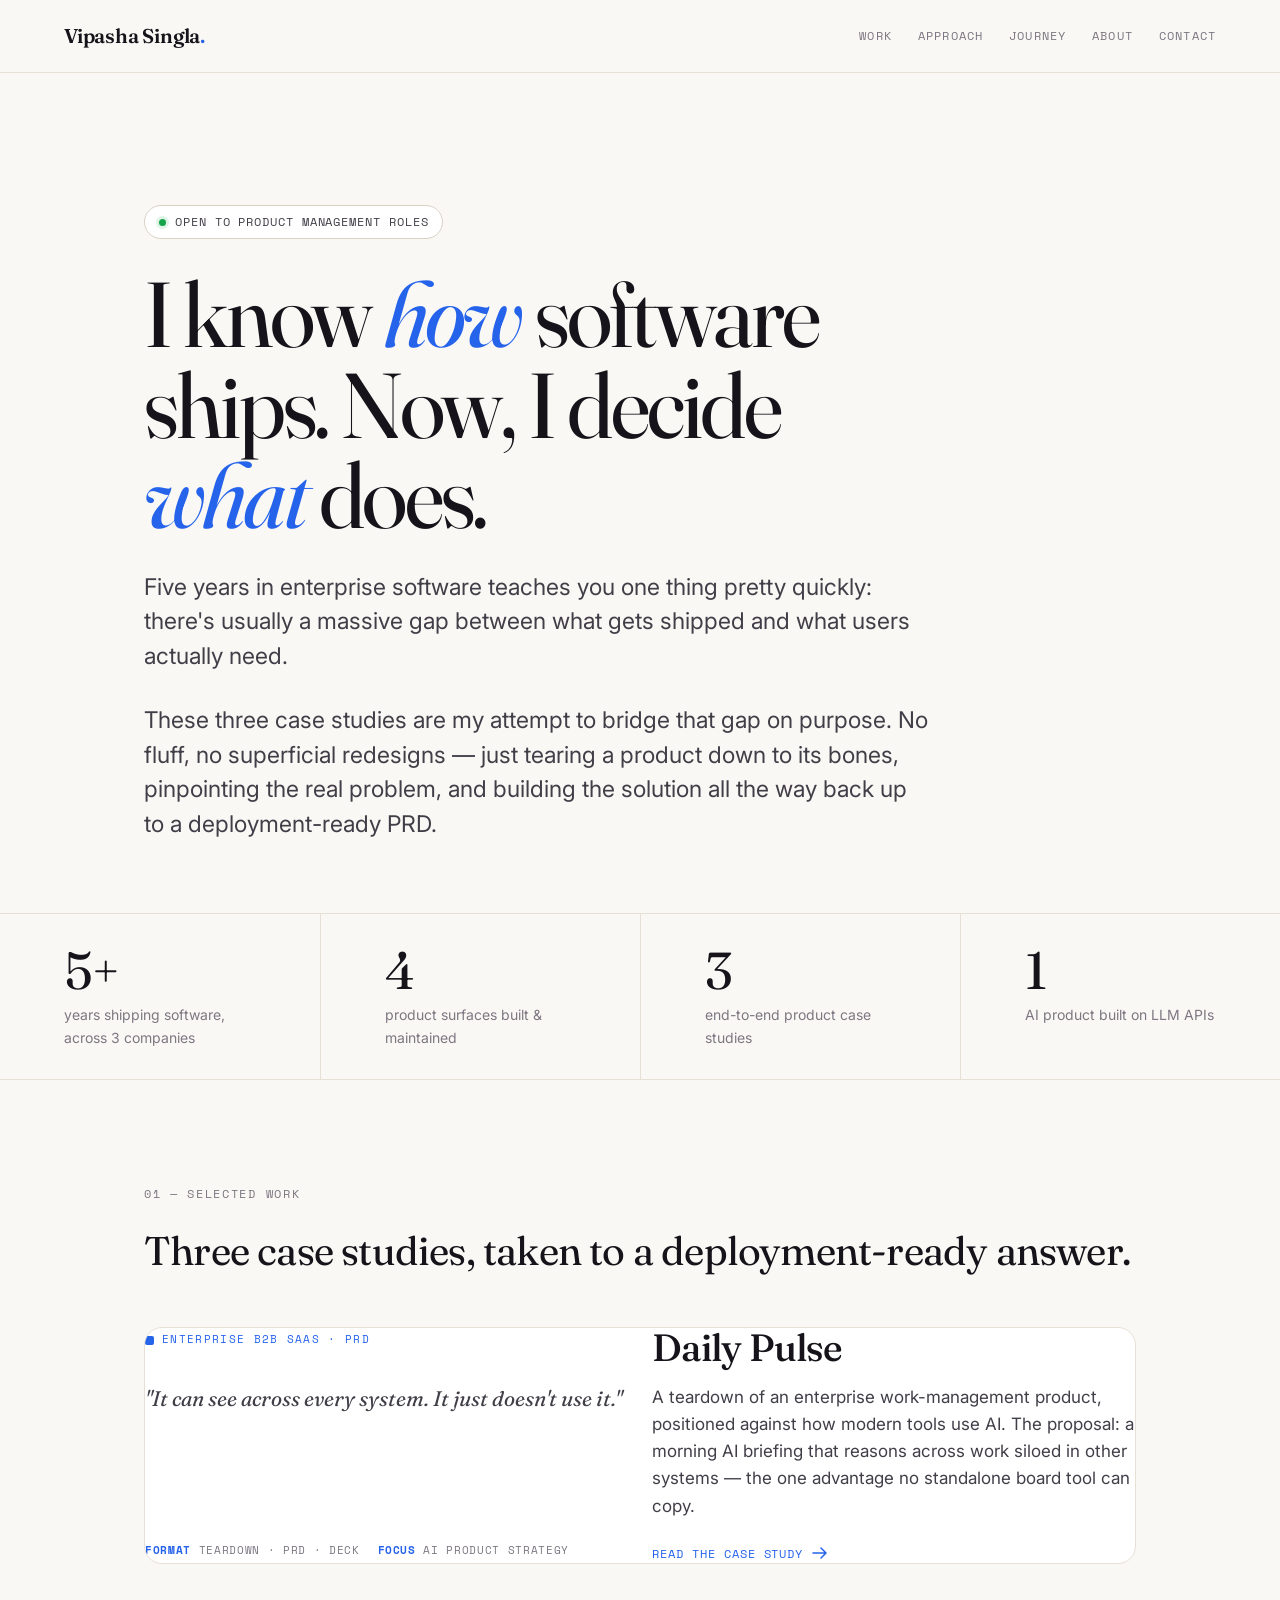
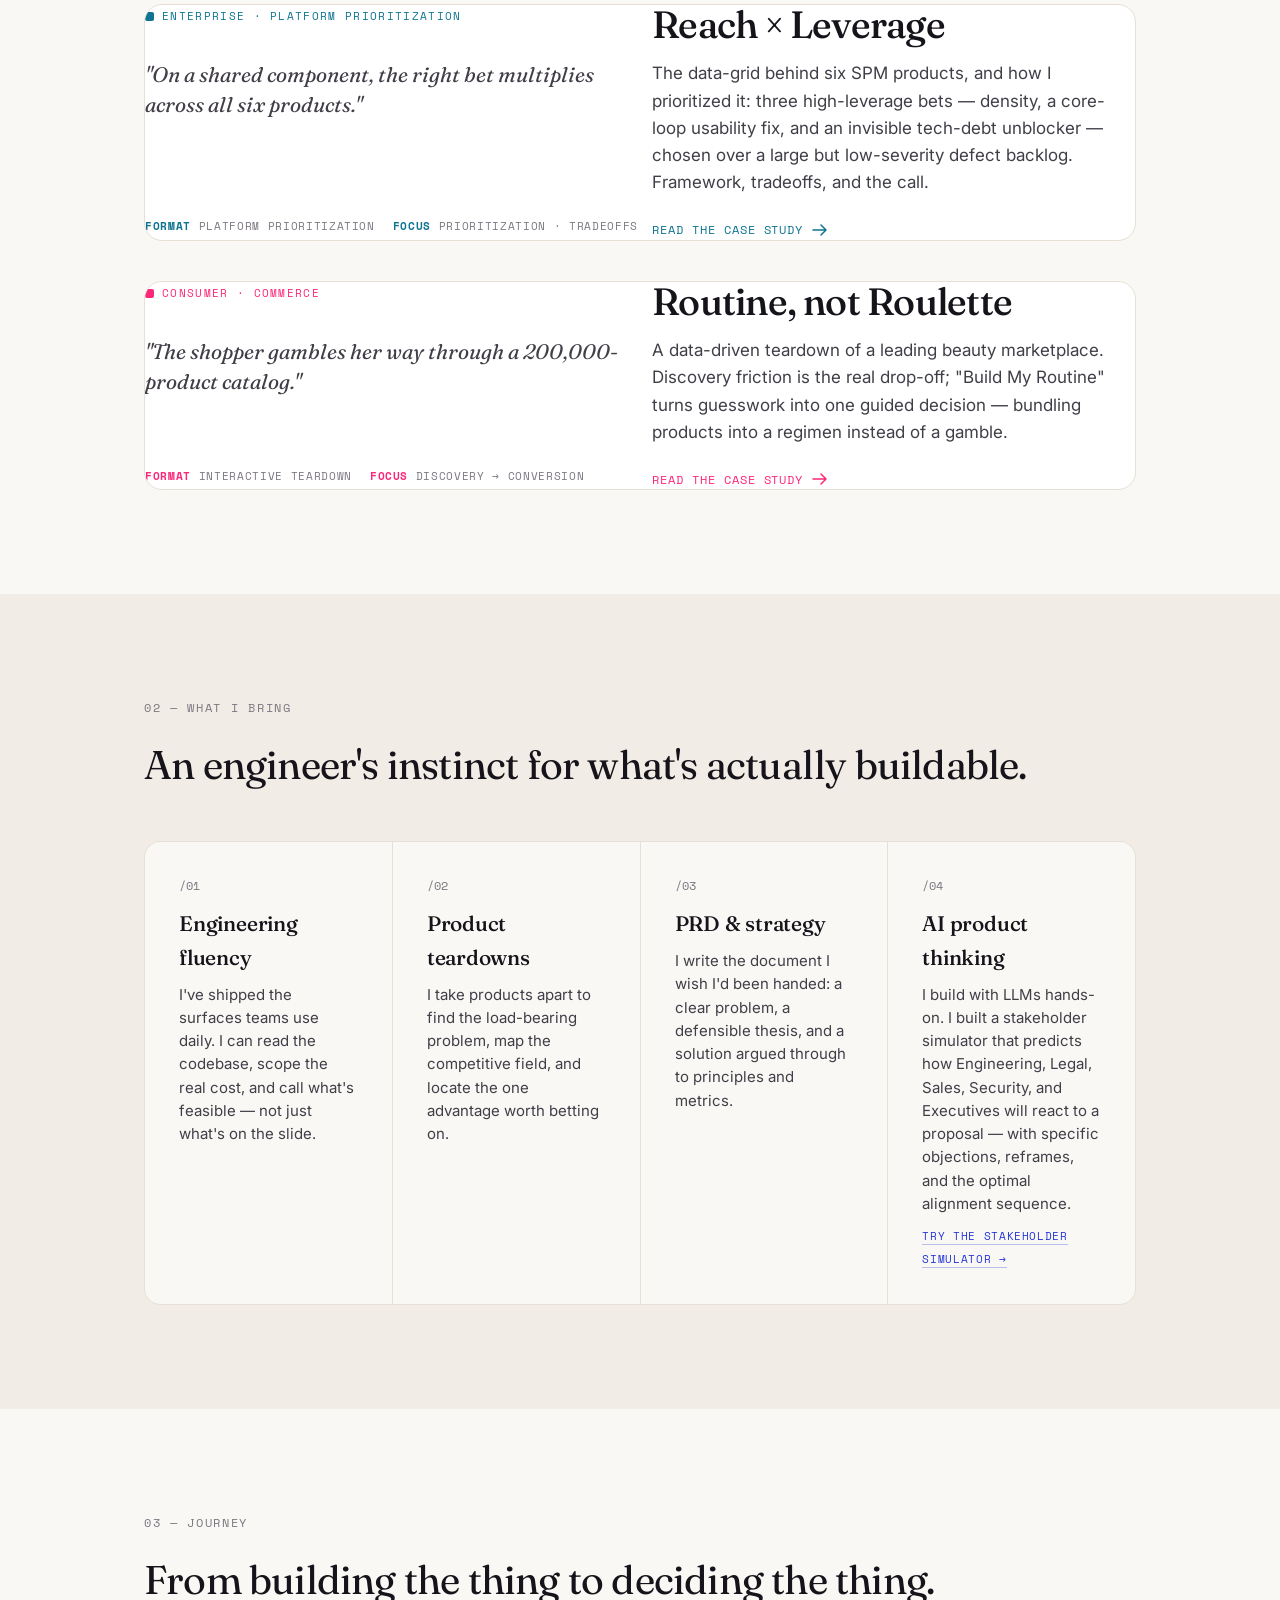
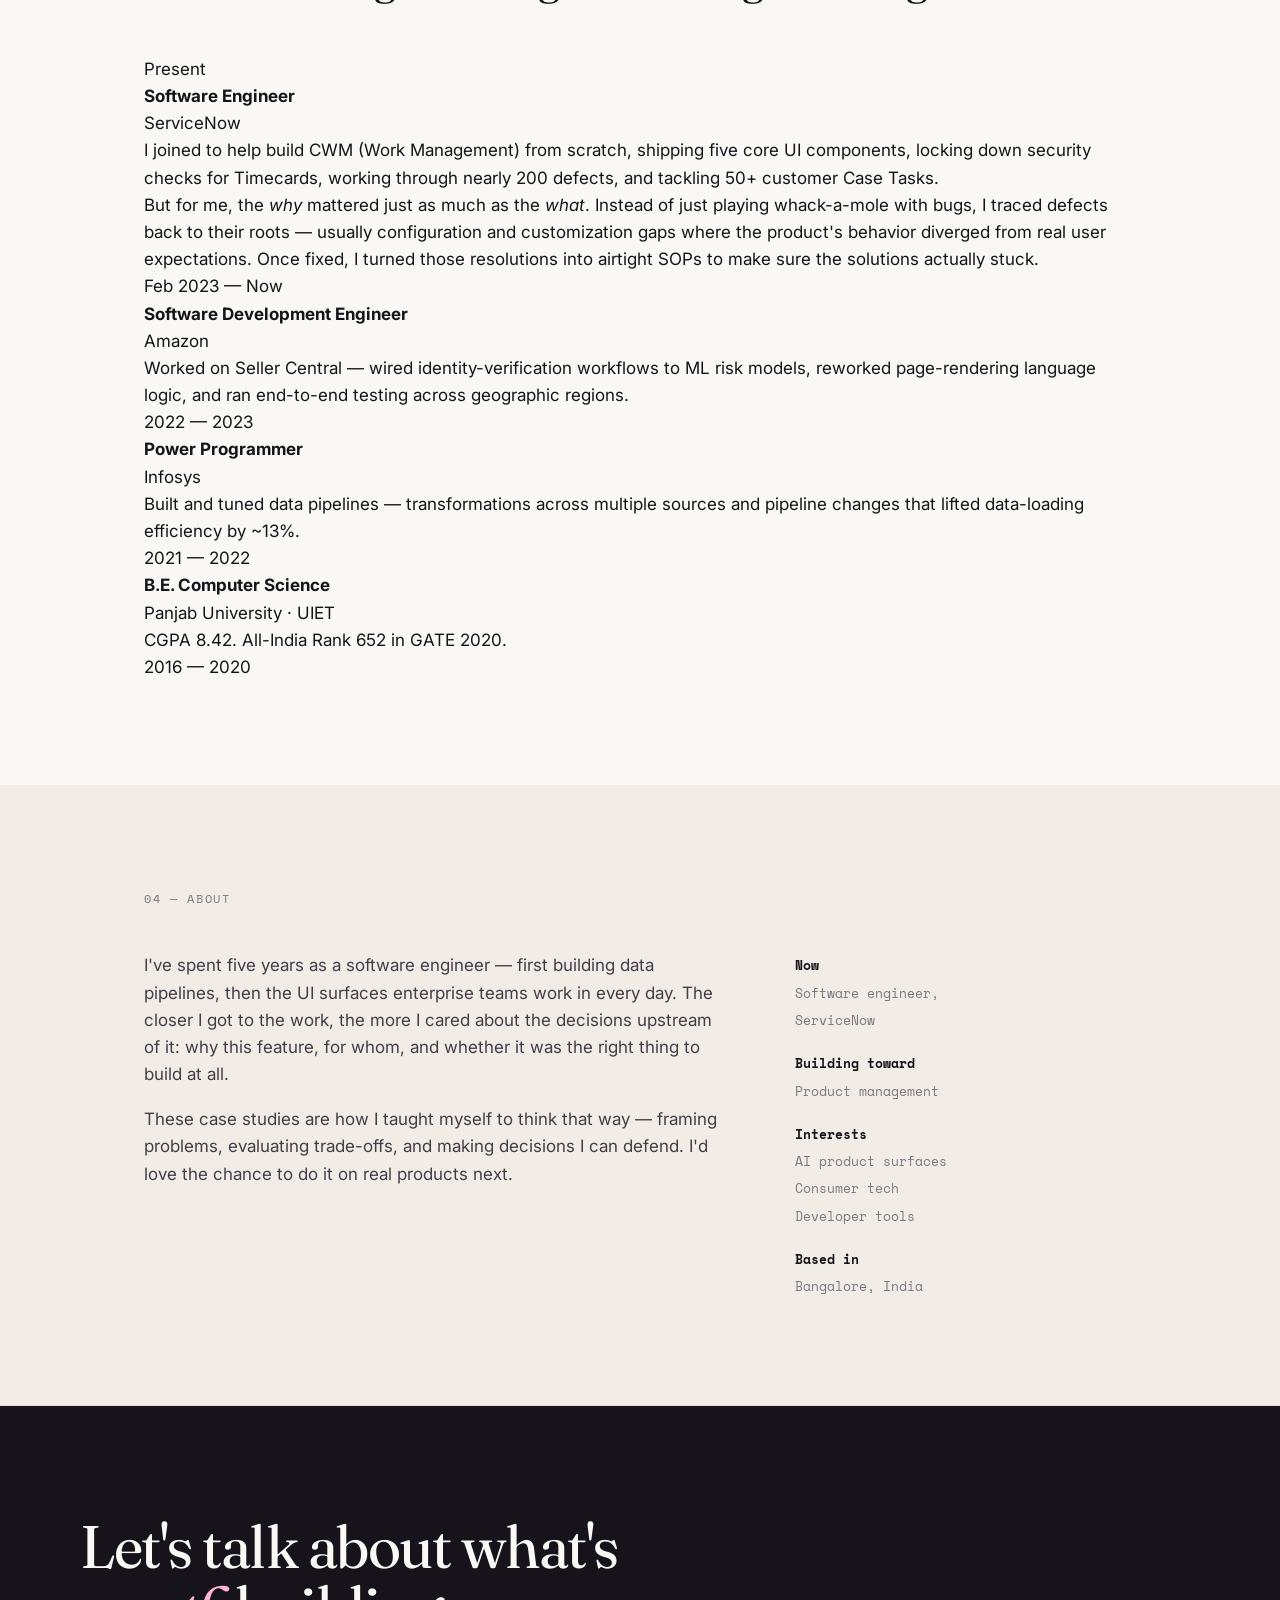
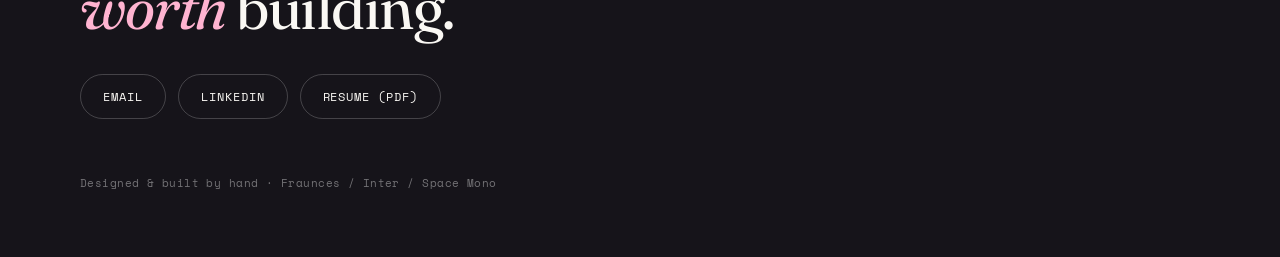
<file: index.html>
<!DOCTYPE html>
<html lang="en">
<head>
  <meta charset="UTF-8" />
  <meta name="viewport" content="width=device-width, initial-scale=1.0" />
  <title>Vipasha Singla — Product Management Portfolio</title>
  <meta name="description" content="Software engineer building a case for product management. Two end-to-end product teardowns: an AI briefing layer for enterprise work management, and guided discovery for beauty commerce." />
  <meta property="og:title" content="Vipasha Singla — Product Management Portfolio" />
  <meta property="og:description" content="Engineer building a case for product management. Two end-to-end product teardowns." />
  <meta property="og:type" content="website" />
  <!-- For LinkedIn/Twitter previews to render, change the two image URLs below to the FULL absolute URL after you deploy, e.g. https://your-domain.com/assets/og-image.png -->
  <meta property="og:image" content="assets/og-image.png" />
  <meta property="og:image:width" content="1200" />
  <meta property="og:image:height" content="630" />
  <meta name="twitter:card" content="summary_large_image" />
  <meta name="twitter:title" content="Vipasha Singla — Product Management Portfolio" />
  <meta name="twitter:description" content="Engineer building a case for product management." />
  <meta name="twitter:image" content="assets/og-image.png" />
  <link rel="icon" type="image/svg+xml" href="assets/favicon.svg" />

  <link rel="preconnect" href="https://fonts.googleapis.com" />
  <link rel="preconnect" href="https://fonts.gstatic.com" crossorigin />
  <link href="https://fonts.googleapis.com/css2?family=Fraunces:ital,opsz,wght@0,9..144,400;0,9..144,500;0,9..144,600;1,9..144,400;1,9..144,500&family=Inter:wght@400;500;600&family=Space+Mono:wght@400;700&display=swap" rel="stylesheet" />
  <link rel="stylesheet" href="styles.css" />
</head>
<body>

  <!-- ============ NAV ============ -->
  <nav class="nav">
    <a class="brand" href="#top">Vipasha Singla<span>.</span></a>
    <div class="links">
      <a href="#work">Work</a>
      <a href="#approach">Approach</a>
      <a href="#journey">Journey</a>
      <a href="#about">About</a>
      <a href="#contact">Contact</a>
    </div>
  </nav>

  <main id="top">

    <!-- ============ HERO ============ -->
    <header class="hero">
      <div class="wrap">
        <span class="pill rise"><span class="dot"></span> Open to product management roles</span>
        <h1 class="rise d1">I know <em>how</em> software ships. Now, I decide <em>what</em> does.</h1>
        <p class="lede rise d2">
          Five years in enterprise software teaches you one thing pretty quickly:
          there's usually a massive gap between what gets shipped and what users
          actually need.
        </p>
        <p class="lede rise d3">
          These three case studies are my attempt to bridge that gap on purpose. No
          fluff, no superficial redesigns — just tearing a product down to its
          bones, pinpointing the real problem, and building the solution all the
          way back up to a deployment-ready PRD.
        </p>
      </div>
    </header>

    <!-- ============ STATS ============ -->
    <section class="stats" aria-label="At a glance">
      <div class="item"><div class="num">5+</div><div class="lab">years shipping software, across 3 companies</div></div>
      <div class="item"><div class="num">4</div><div class="lab">product surfaces built &amp; maintained</div></div>
      <div class="item"><div class="num">3</div><div class="lab">end-to-end product case studies</div></div>
      <div class="item"><div class="num">1</div><div class="lab">AI product built on LLM APIs</div></div>
    </section>

    <!-- ============ WORK ============ -->
    <section class="section" id="work">
      <div class="wrap">
        <div class="shead">
          <span class="mono">01 — Selected work</span>
        </div>
        <div class="shead" style="margin-top:-28px"><h2>Three case studies, taken to a deployment-ready answer.</h2></div>

        <div class="cases">

          <!-- CASE 1 — CWM / Daily Pulse -->
          <a class="case" href="case-studies/daily-pulse.html"
             style="--c:var(--cwm); --shadow:#2563eb33;">
            <span class="kicker"><span class="sq"></span> Enterprise B2B SaaS · PRD</span>
            <h3>Daily Pulse</h3>
            <p class="quote">"It can see across every system. It just doesn't use it."</p>
            <p class="desc">
              A teardown of an enterprise work-management product, positioned
              against how modern tools use AI. The proposal: a morning AI
              briefing that reasons across work siloed in other systems — the
              one advantage no standalone board tool can copy.
            </p>
            <div class="meta">
              <span><b>Format</b> Teardown · PRD · Deck</span>
              <span><b>Focus</b> AI product strategy</span>
            </div>
            <span class="more">Read the case study
              <svg width="16" height="12" viewBox="0 0 16 12" fill="none"><path d="M1 6h13M9 1l5 5-5 5" stroke="currentColor" stroke-width="1.5" stroke-linecap="round" stroke-linejoin="round"/></svg>
            </span>
          </a>

          <!-- CASE 2 — Reach × Leverage (SPM Grid) -->
          <a class="case" href="case-studies/spm-grid.html"
             style="--c:#0E7490; --shadow:#0e749033;">
            <span class="kicker"><span class="sq"></span> Enterprise · Platform prioritization</span>
            <h3>Reach × Leverage</h3>
            <p class="quote">"On a shared component, the right bet multiplies across all six products."</p>
            <p class="desc">
              The data-grid behind six SPM products, and how I prioritized it:
              three high-leverage bets — density, a core-loop usability fix, and
              an invisible tech-debt unblocker — chosen over a large but
              low-severity defect backlog. Framework, tradeoffs, and the call.
            </p>
            <div class="meta">
              <span><b>Format</b> Platform prioritization</span>
              <span><b>Focus</b> Prioritization · tradeoffs</span>
            </div>
            <span class="more">Read the case study
              <svg width="16" height="12" viewBox="0 0 16 12" fill="none"><path d="M1 6h13M9 1l5 5-5 5" stroke="currentColor" stroke-width="1.5" stroke-linecap="round" stroke-linejoin="round"/></svg>
            </span>
          </a>

          <!-- CASE 3 — Nykaa / Routine not Roulette -->
          <a class="case" href="case-studies/nykaa-routine.html"
             style="--c:var(--nykaa); --shadow:#fc277933;">
            <span class="kicker"><span class="sq"></span> Consumer · Commerce</span>
            <h3>Routine, not Roulette</h3>
            <p class="quote">"The shopper gambles her way through a 200,000-product catalog."</p>
            <p class="desc">
              A data-driven teardown of a leading beauty marketplace. Discovery
              friction is the real drop-off; "Build My Routine" turns guesswork
              into one guided decision — bundling products into a regimen
              instead of a gamble.
            </p>
            <div class="meta">
              <span><b>Format</b> Interactive teardown</span>
              <span><b>Focus</b> Discovery → conversion</span>
            </div>
            <span class="more">Read the case study
              <svg width="16" height="12" viewBox="0 0 16 12" fill="none"><path d="M1 6h13M9 1l5 5-5 5" stroke="currentColor" stroke-width="1.5" stroke-linecap="round" stroke-linejoin="round"/></svg>
            </span>
          </a>

        </div>
      </div>
    </section>

    <!-- ============ APPROACH ============ -->
    <section class="section" id="approach" style="background:var(--paper-2)">
      <div class="wrap">
        <div class="shead"><span class="mono">02 — What I bring</span></div>
        <div class="shead" style="margin-top:-28px"><h2>An engineer's instinct for what's actually buildable.</h2></div>
        <div class="caps">
          <div class="cap"><div class="n">/01</div><h4>Engineering fluency</h4><p>I've shipped the surfaces teams use daily. I can read the codebase, scope the real cost, and call what's feasible — not just what's on the slide.</p></div>
          <div class="cap"><div class="n">/02</div><h4>Product teardowns</h4><p>I take products apart to find the load-bearing problem, map the competitive field, and locate the one advantage worth betting on.</p></div>
          <div class="cap"><div class="n">/03</div><h4>PRD &amp; strategy</h4><p>I write the document I wish I'd been handed: a clear problem, a defensible thesis, and a solution argued through to principles and metrics.</p></div>
          <div class="cap"><div class="n">/04</div><h4>AI product thinking</h4><p>I build with LLMs hands-on. I built a stakeholder simulator that predicts how Engineering, Legal, Sales, Security, and Executives will react to a proposal — with specific objections, reframes, and the optimal alignment sequence.</p><p style="margin-top:8px"><a href="tools/stakeholder-sim.html" style="font-family:'Space Mono',monospace;font-size:11px;letter-spacing:.06em;text-transform:uppercase;color:#2438D6;text-decoration:none;border-bottom:1px solid rgba(36,56,214,.3)">Try the stakeholder simulator →</a></p></div>
        </div>
      </div>
    </section>

    <!-- ============ JOURNEY ============ -->
    <section class="section" id="journey">
      <div class="wrap">
        <div class="shead"><span class="mono">03 — Journey</span></div>
        <div class="shead" style="margin-top:-28px"><h2>From building the thing to deciding the thing.</h2></div>
        <div class="spine">
          <div class="start"><div class="t">Present</div><div class="d"></div></div>

          <div class="node left" style="--c:#2E7D4F">
            <div class="card">
              <h4>Software Engineer</h4>
              <div class="org">ServiceNow</div>
              <p>I joined to help build CWM (Work Management) from scratch, shipping five core UI components, locking down security checks for Timecards, working through nearly 200 defects, and tackling 50+ customer Case Tasks.</p>
              <p>But for me, the <em>why</em> mattered just as much as the <em>what</em>. Instead of just playing whack-a-mole with bugs, I traced defects back to their roots — usually configuration and customization gaps where the product's behavior diverged from real user expectations. Once fixed, I turned those resolutions into airtight SOPs to make sure the solutions actually stuck.</p>
            </div>
            <div class="marker"><div class="dot"></div><div class="yr">Feb 2023 — Now</div></div>
          </div>

          <div class="node right" style="--c:#E47911">
            <div class="card">
              <h4>Software Development Engineer</h4>
              <div class="org">Amazon</div>
              <p>Worked on Seller Central — wired identity-verification workflows to ML risk models, reworked page-rendering language logic, and ran end-to-end testing across geographic regions.</p>
            </div>
            <div class="marker"><div class="dot"></div><div class="yr">2022 — 2023</div></div>
          </div>

          <div class="node left" style="--c:#137CBD">
            <div class="card">
              <h4>Power Programmer</h4>
              <div class="org">Infosys</div>
              <p>Built and tuned data pipelines — transformations across multiple sources and pipeline changes that lifted data-loading efficiency by ~13%.</p>
            </div>
            <div class="marker"><div class="dot"></div><div class="yr">2021 — 2022</div></div>
          </div>

          <div class="node right" style="--c:#7C7782">
            <div class="card">
              <h4>B.E. Computer Science</h4>
              <div class="org">Panjab University · UIET</div>
              <p>CGPA 8.42. All-India Rank 652 in GATE 2020.</p>
            </div>
            <div class="marker"><div class="dot"></div><div class="yr">2016 — 2020</div></div>
          </div>
        </div>
      </div>
    </section>

    <!-- ============ ABOUT ============ -->
    <section class="section" id="about" style="background:var(--paper-2)">
      <div class="wrap">
        <div class="shead"><span class="mono">04 — About</span></div>
        <div class="about">
          <div>
            <p>I've spent five years as a software engineer — first building data pipelines, then the UI surfaces enterprise teams work in every day. The closer I got to the work, the more I cared about the decisions upstream of it: why this feature, for whom, and whether it was the right thing to build at all.</p>
            <p>These case studies are how I taught myself to think that way — framing problems, evaluating trade-offs, and making decisions I can defend. I'd love the chance to do it on real products next.</p>
          </div>
          <div class="facts">
            <b>Now</b>
            Software engineer,<br />ServiceNow
            <b>Building toward</b>
            Product management
            <b>Interests</b>
            AI product surfaces<br />Consumer tech<br />Developer tools
            <b>Based in</b>
            Bangalore, India
          </div>
        </div>
      </div>
    </section>
  </main>

  <!-- ============ CONTACT / FOOTER ============ -->
  <footer class="foot" id="contact">
    <div class="inner">
      <h2>Let's talk about what's <em>worth</em> building.</h2>
      <div class="links">
        <a class="btn" href="mailto:vipashasingla31@gmail.com">Email</a>
        <a class="btn" href="https://www.linkedin.com/in/vipasha-singla-66891516a">LinkedIn</a>
        <a class="btn" href="assets/resume.pdf">Resume (PDF)</a>
      </div>
      <p class="colophon">Designed &amp; built by hand · Fraunces / Inter / Space Mono</p>
    </div>
  </footer>

</body>
</html>
</file>
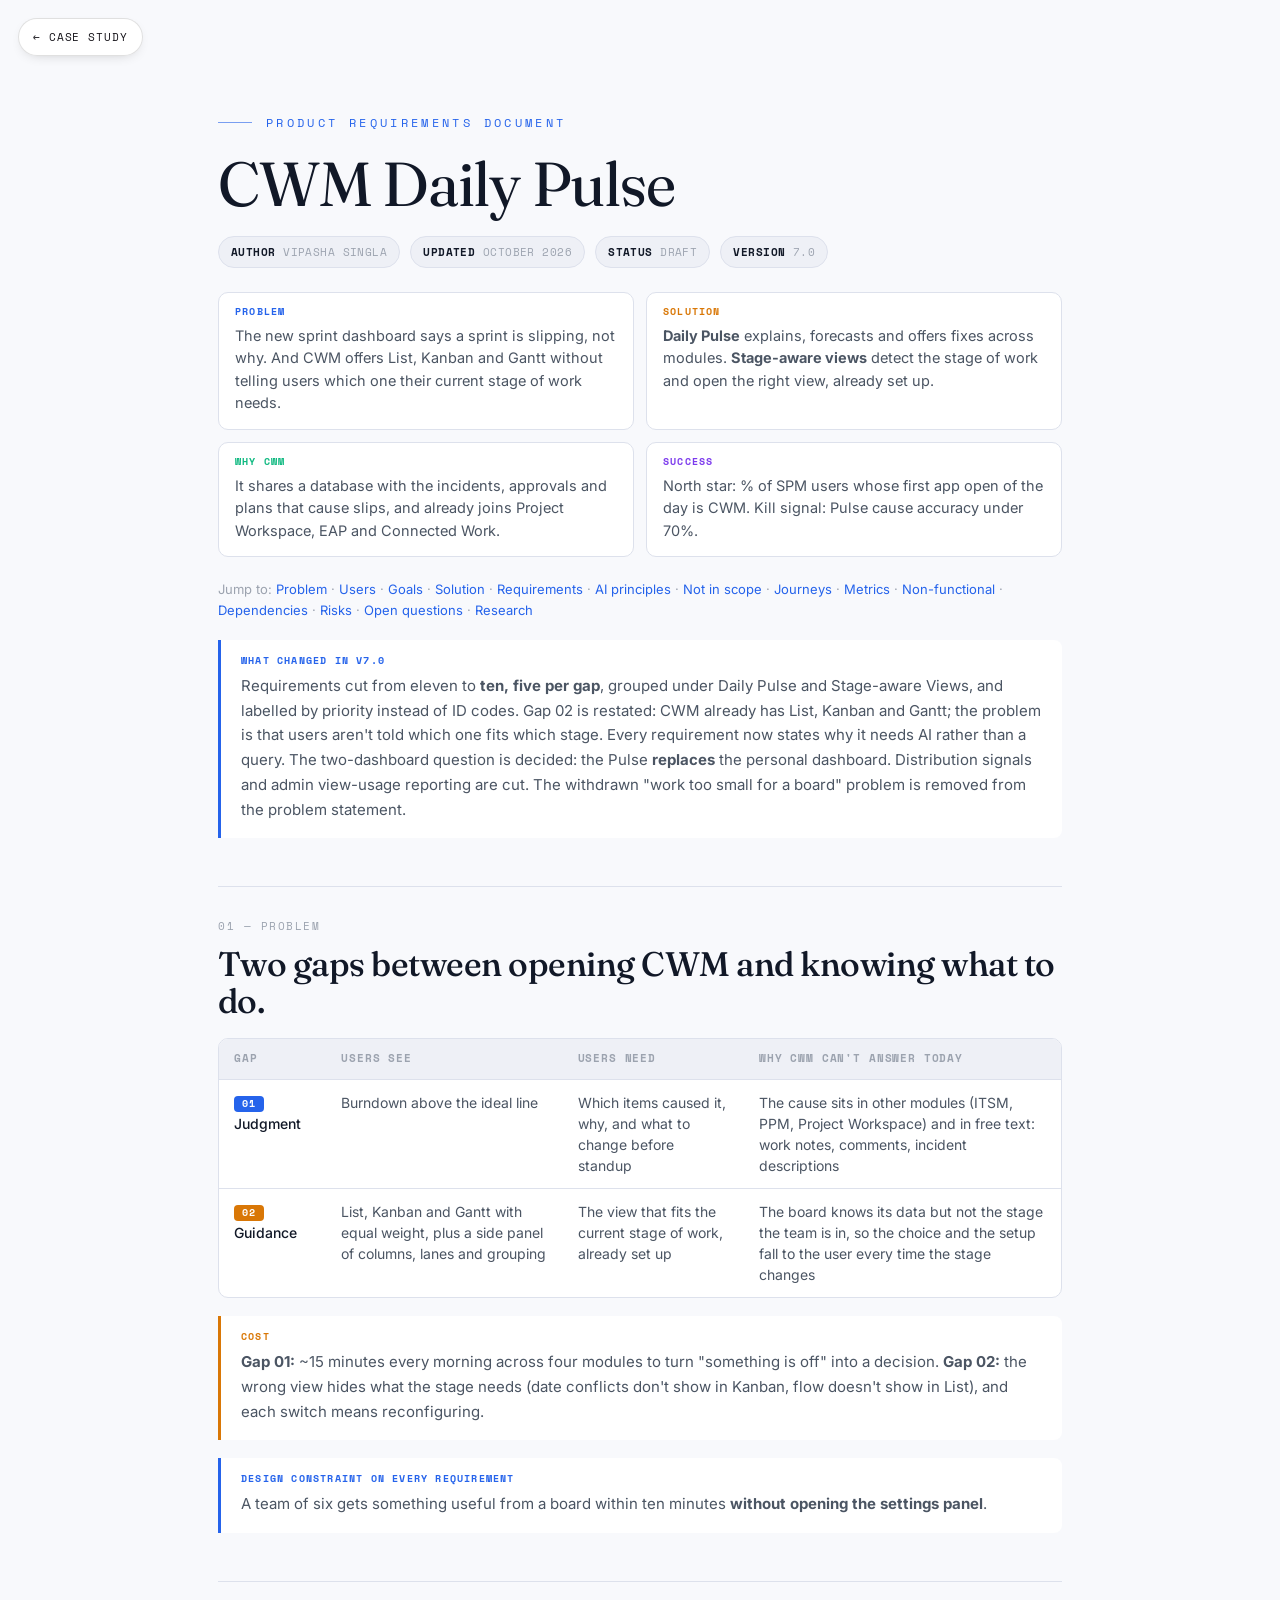
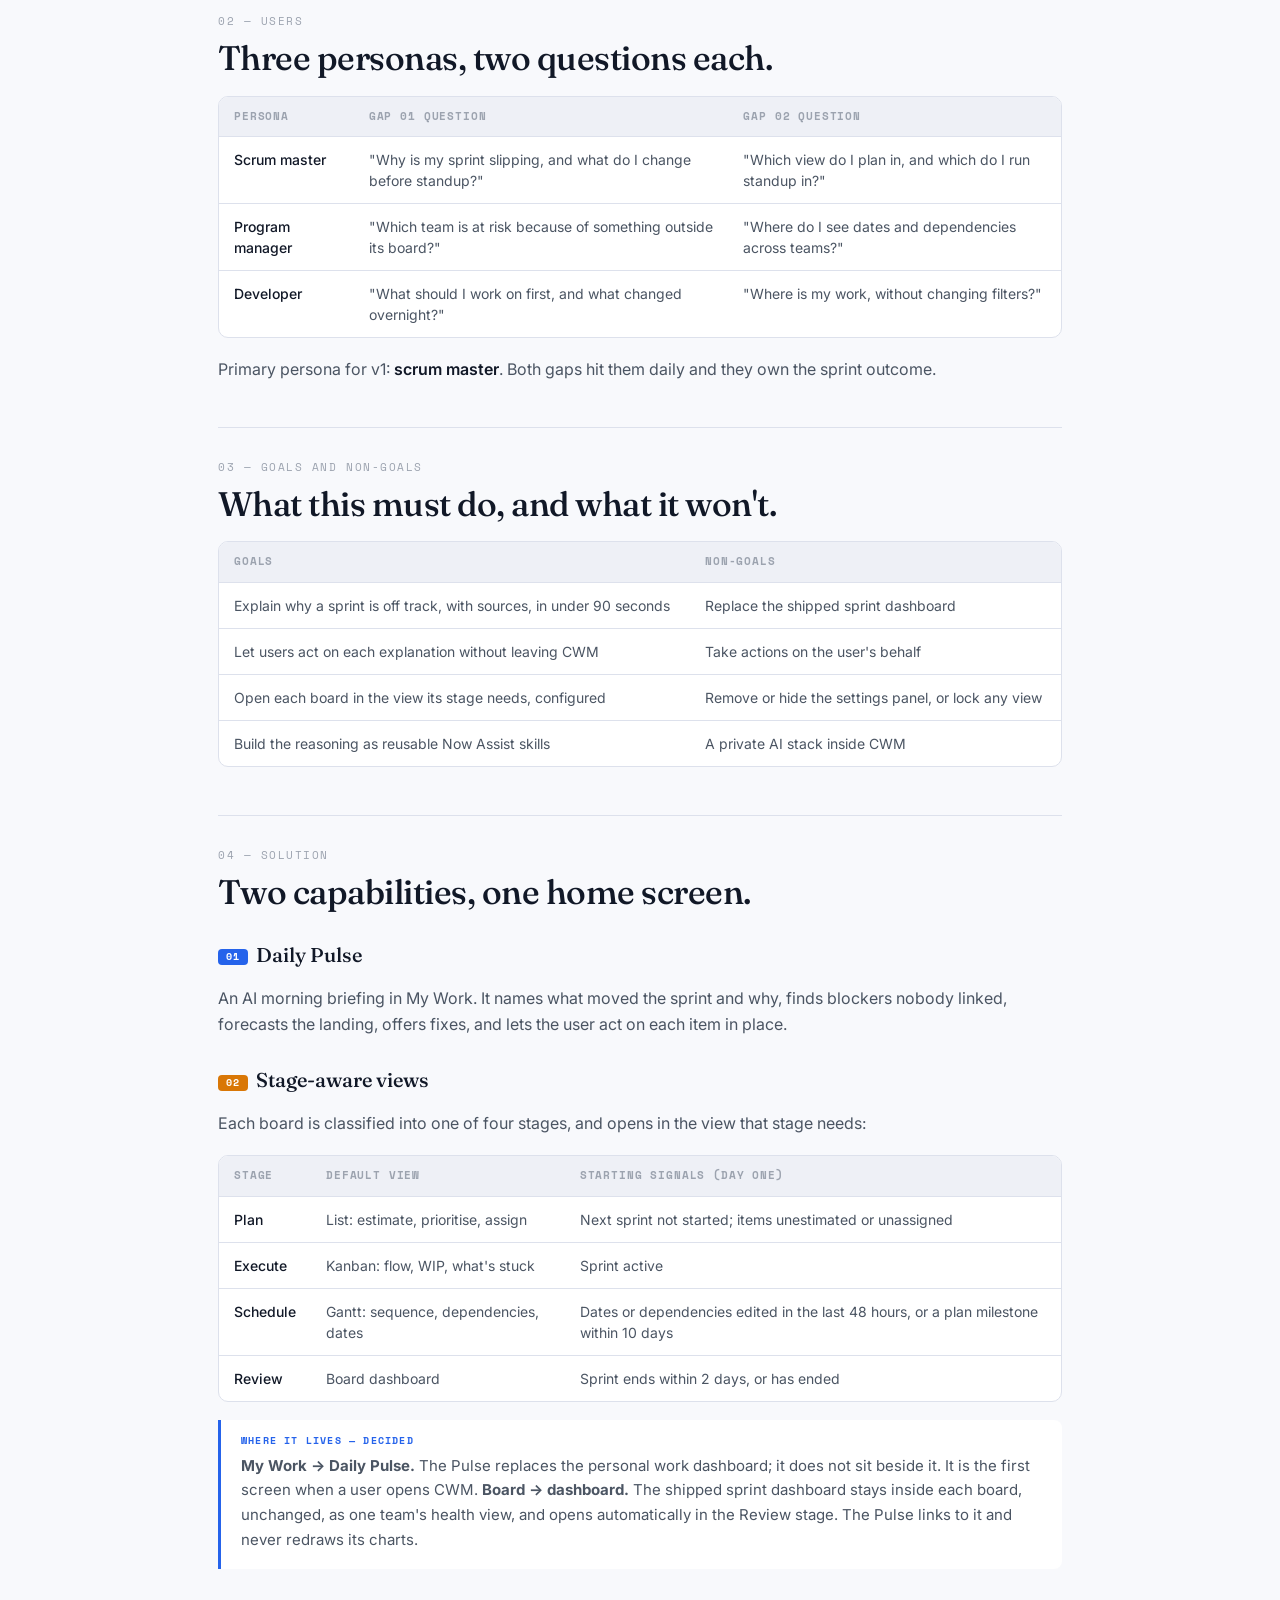
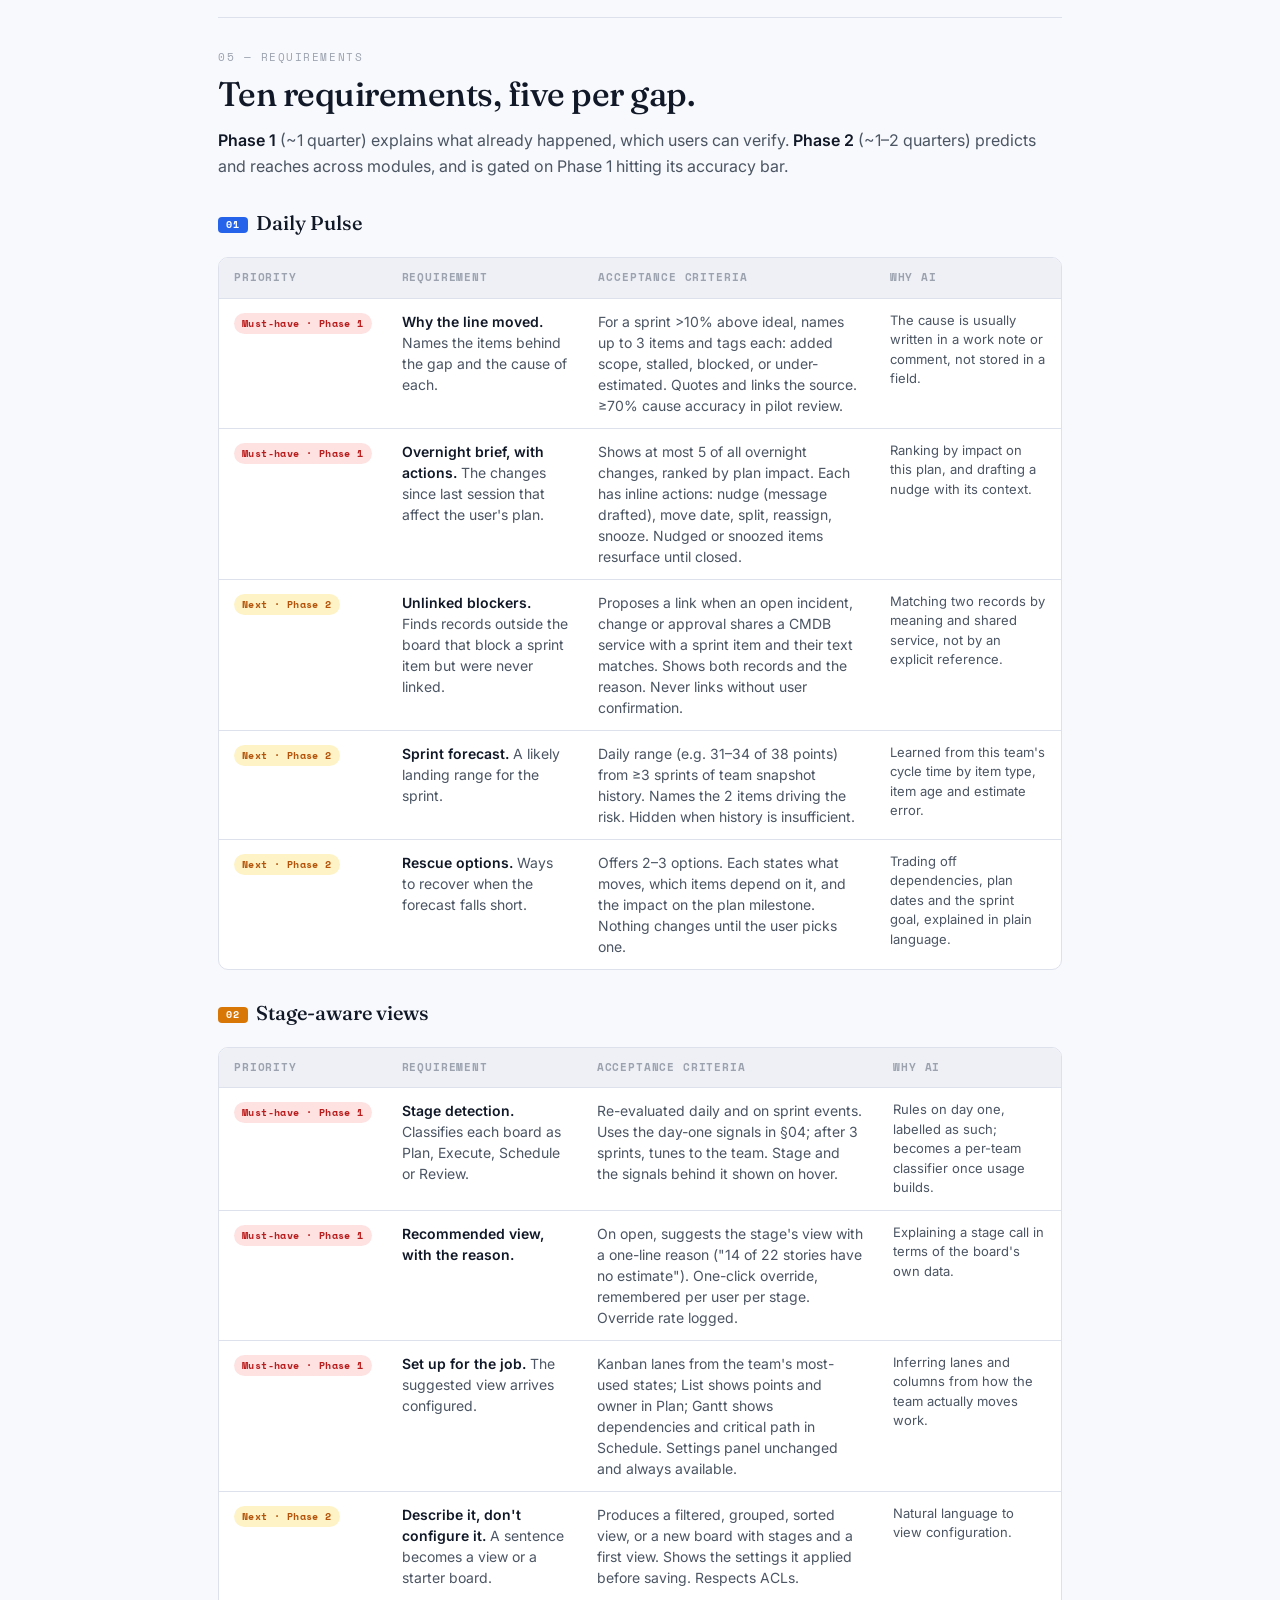
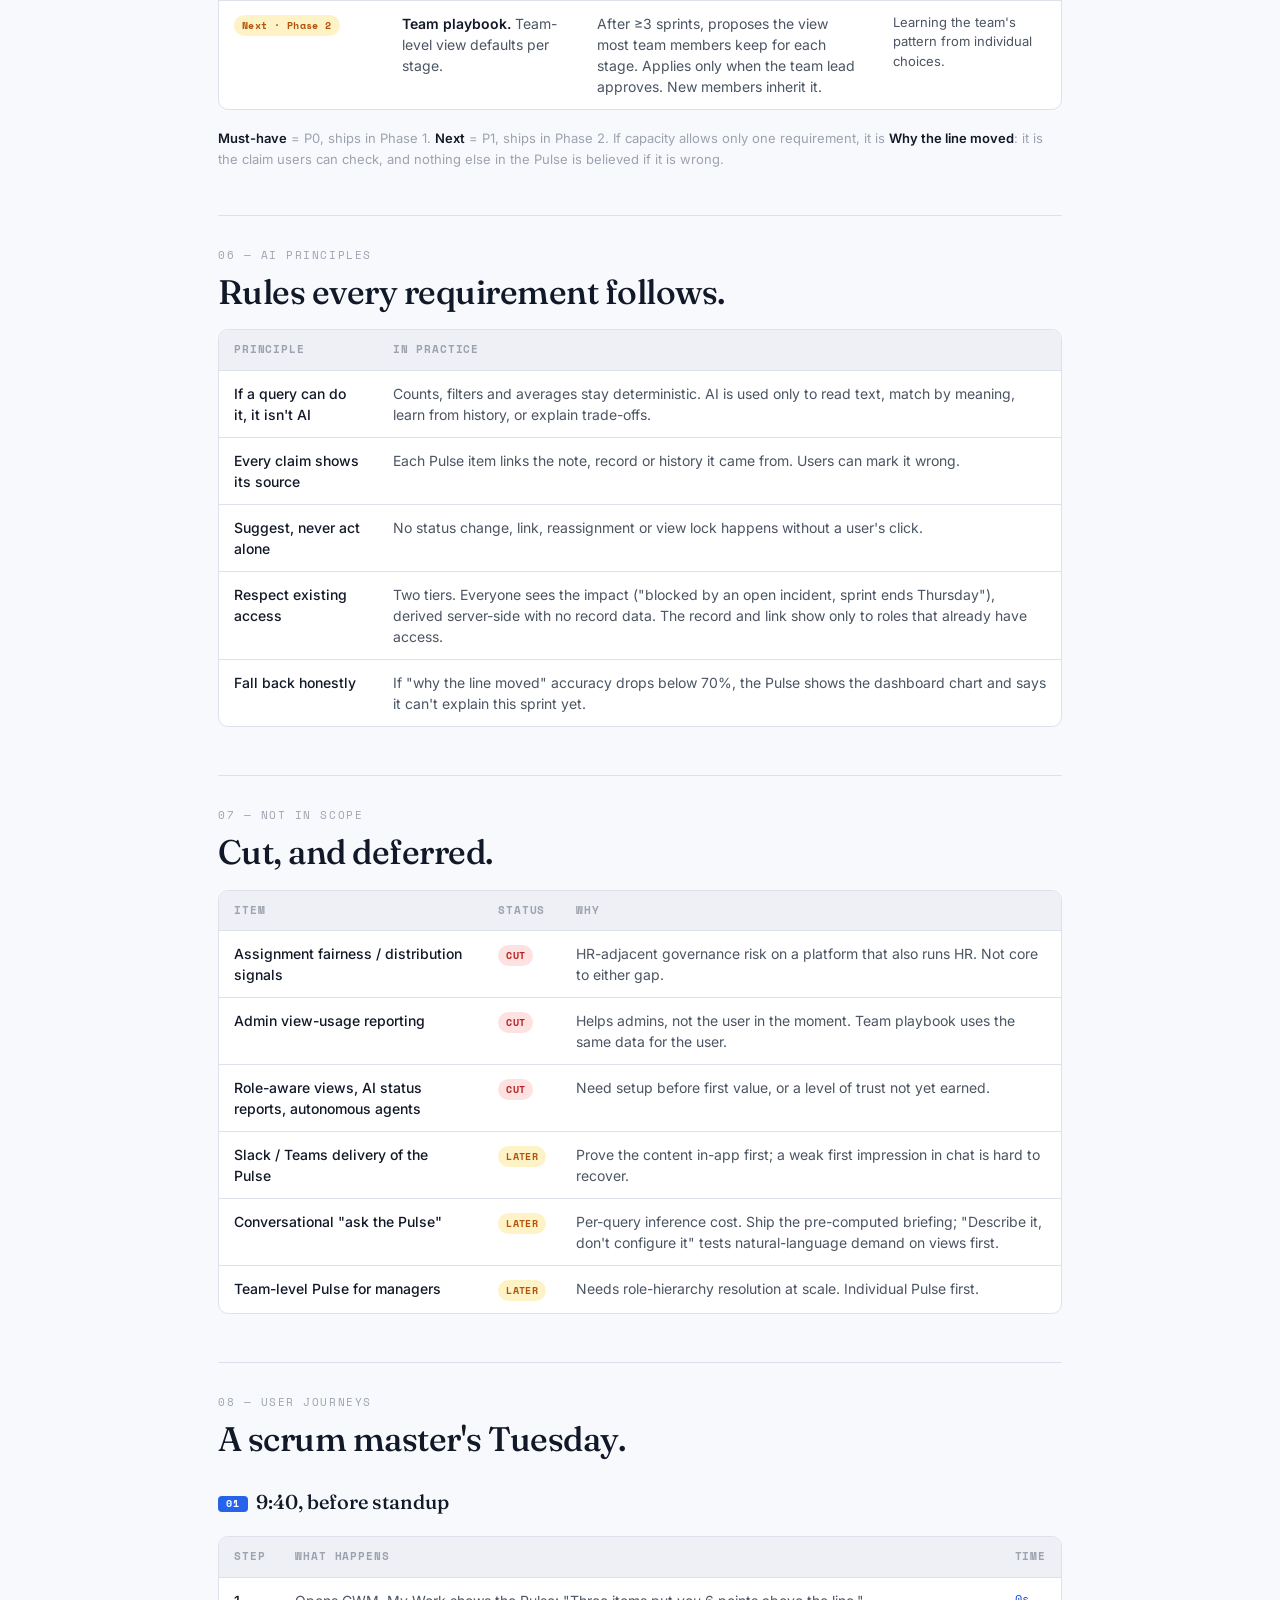
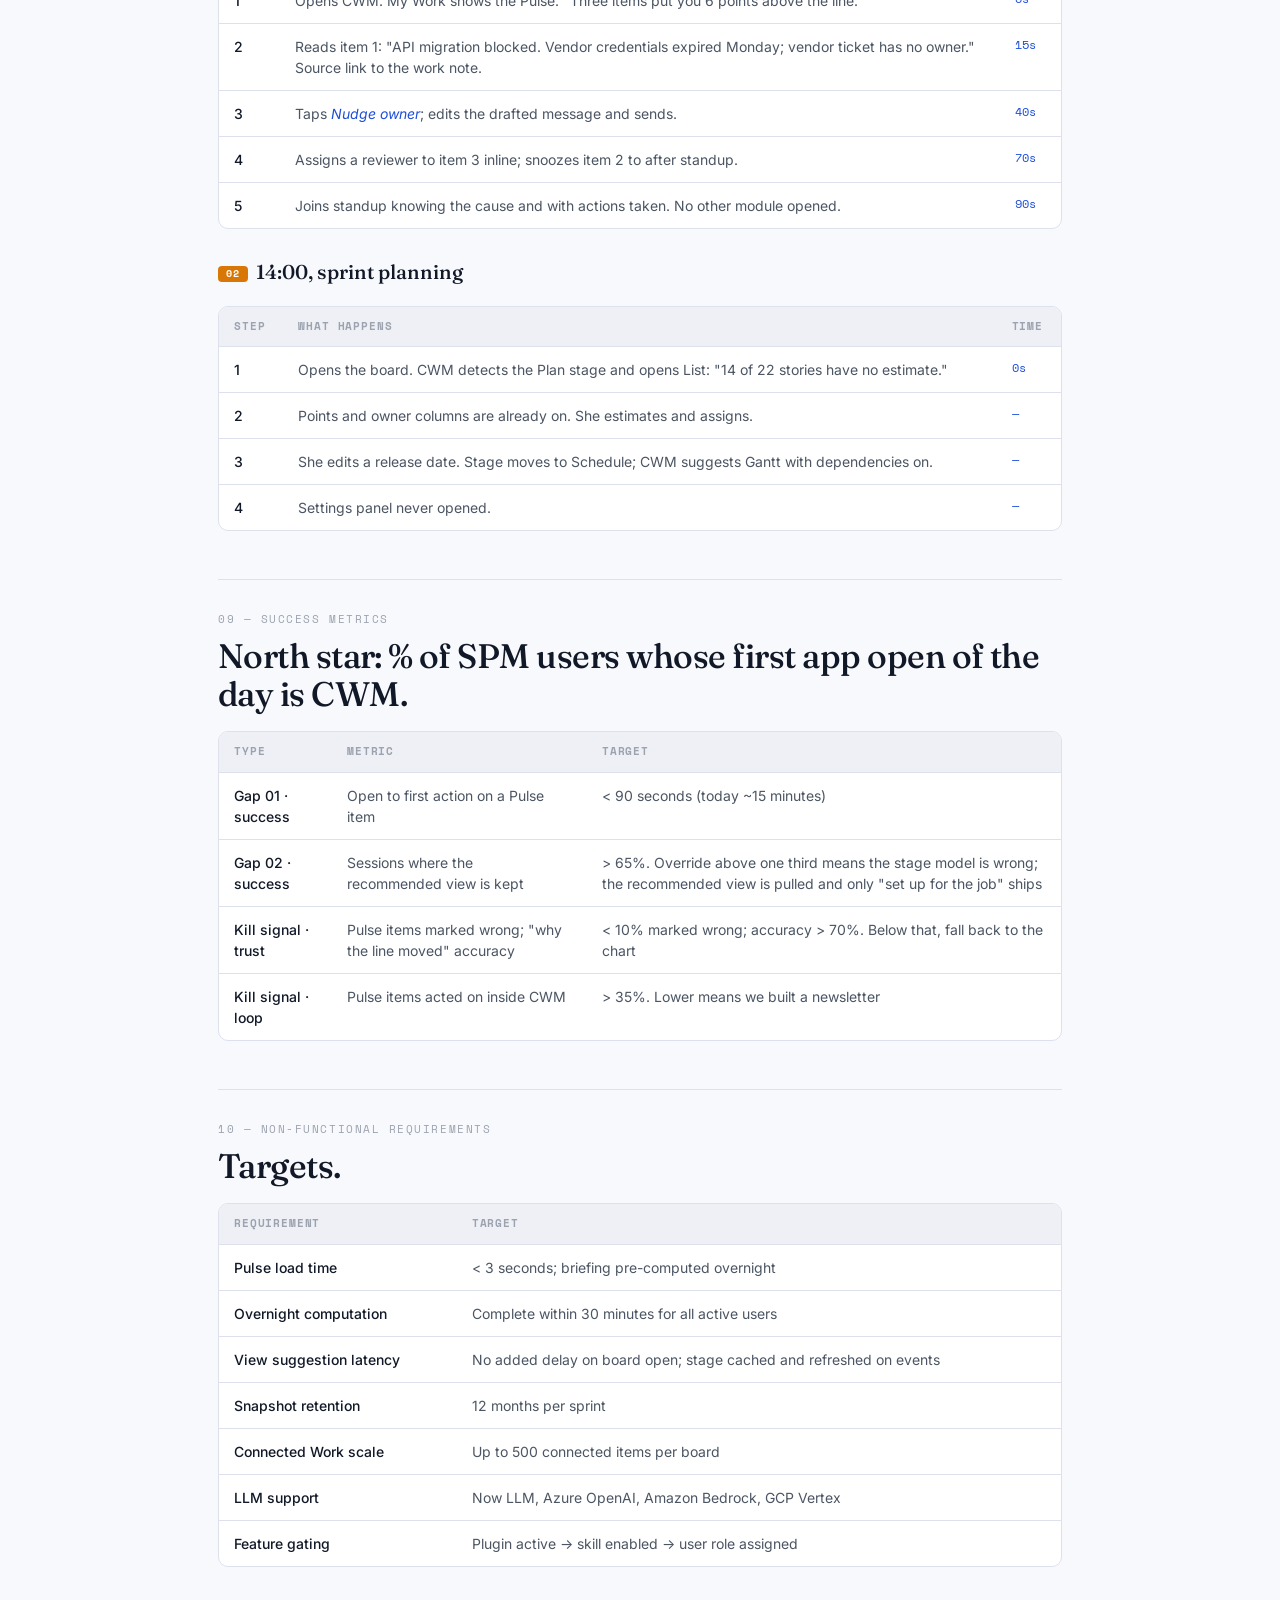
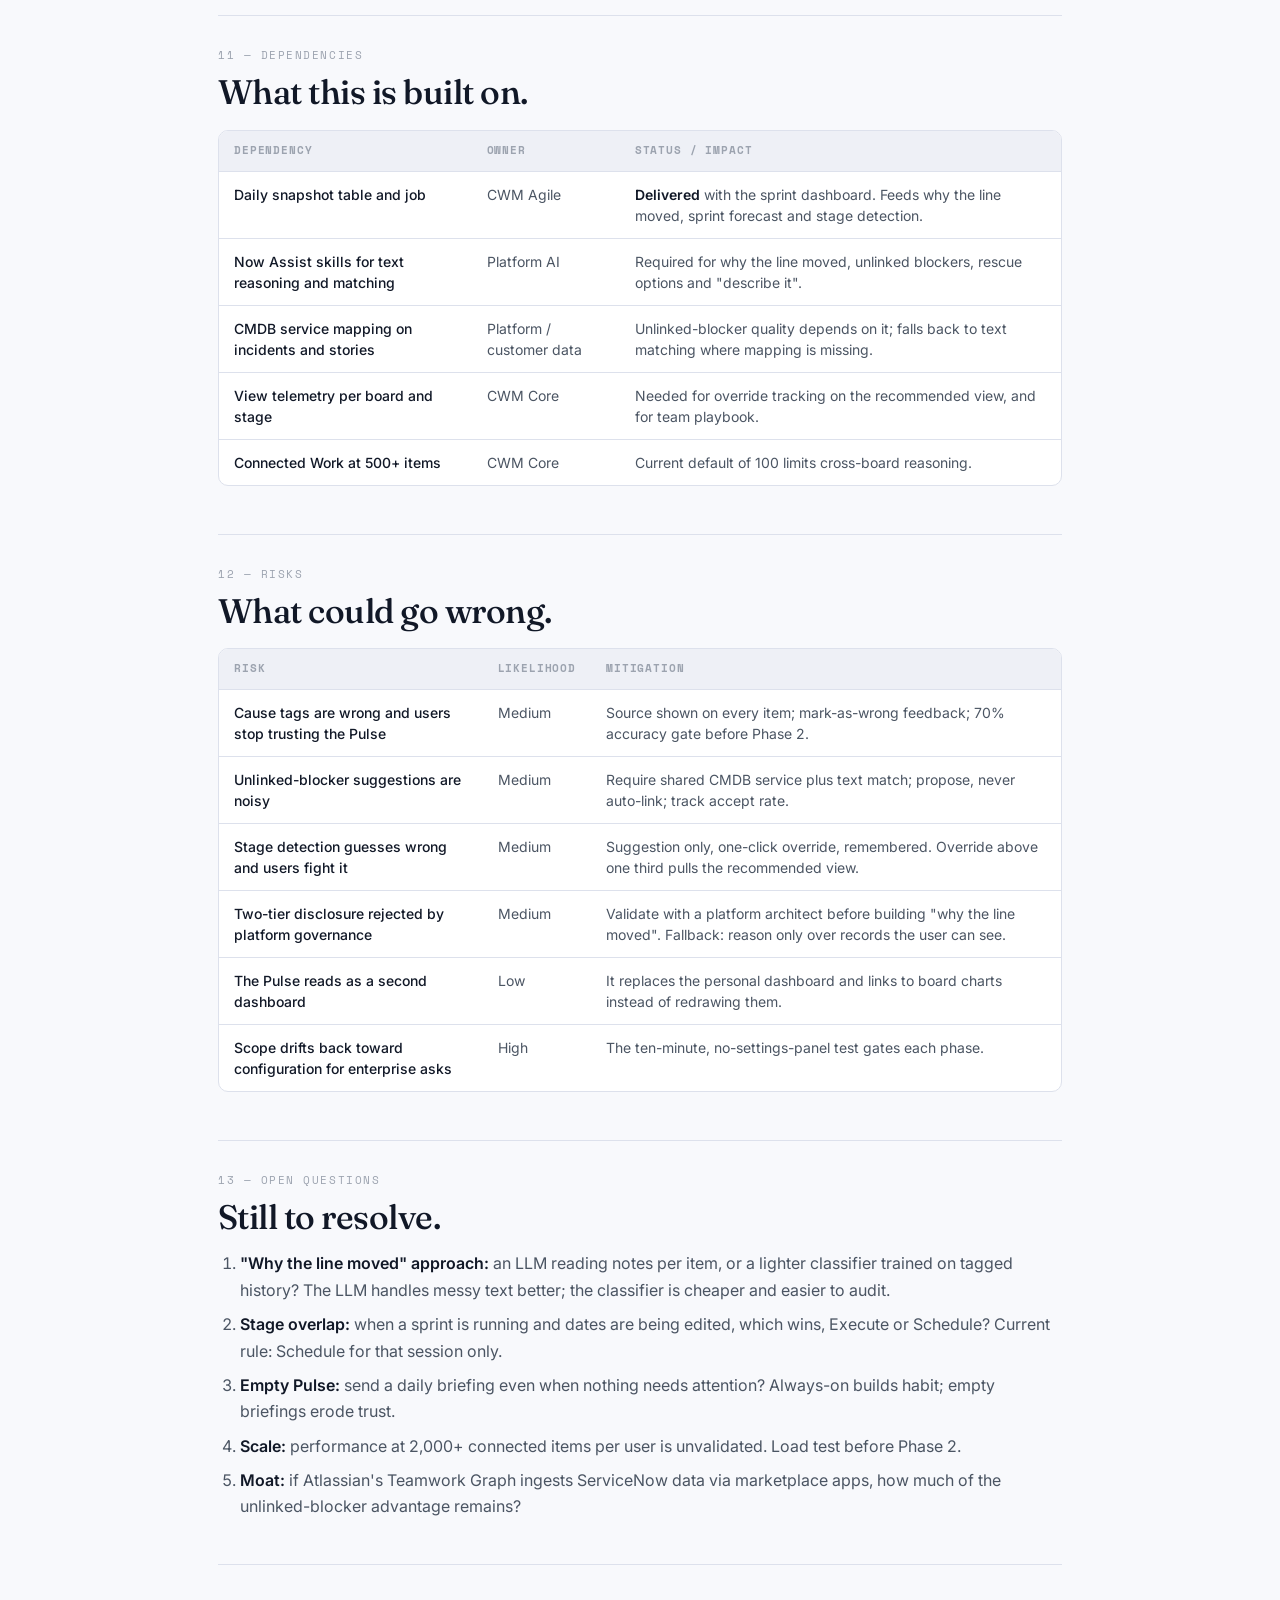
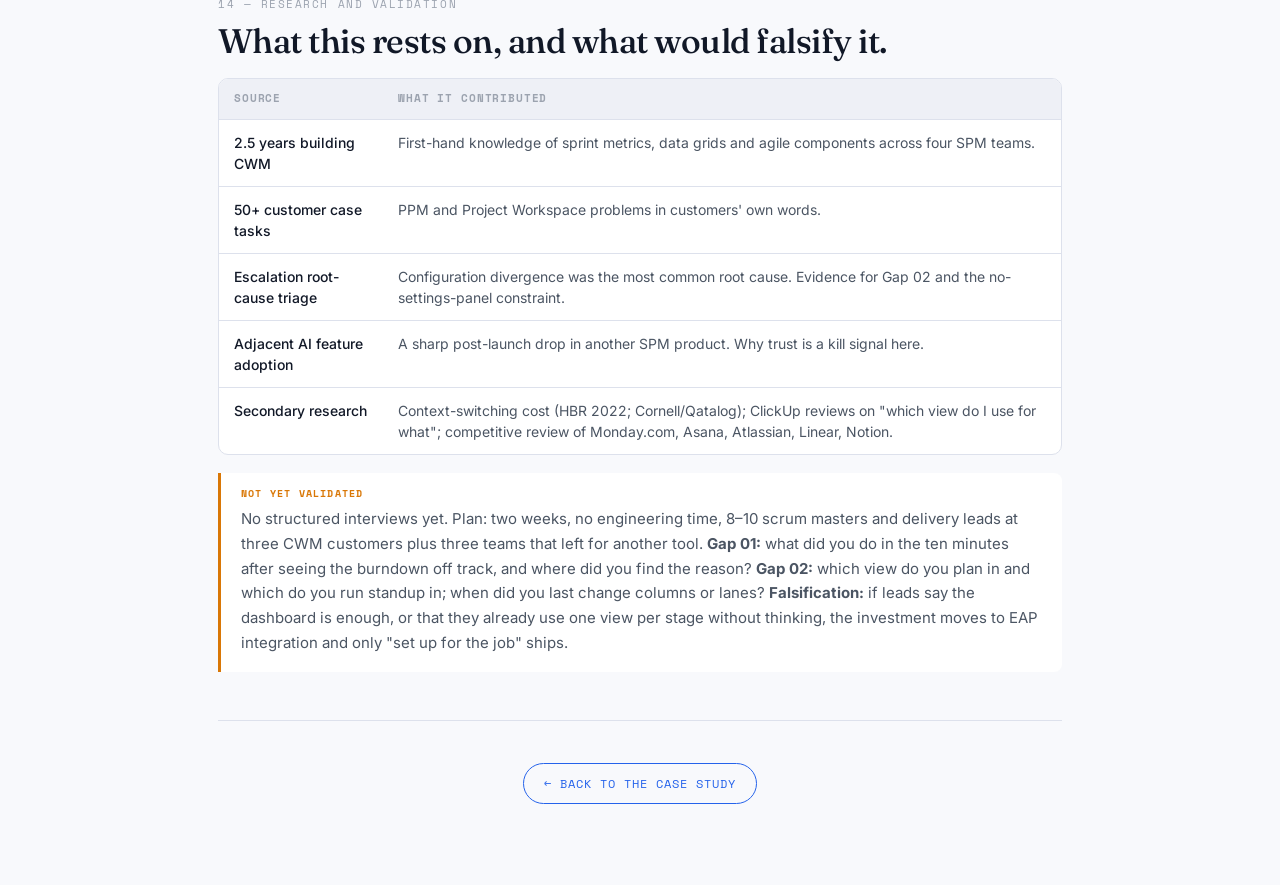
<file: case-studies/daily-pulse-prd.html>
<!DOCTYPE html>
<html lang="en">
<head>
<meta charset="UTF-8" />
<meta name="viewport" content="width=device-width, initial-scale=1.0" />
<title>CWM Daily Pulse — PRD</title>
<link rel="icon" type="image/svg+xml" href="../assets/favicon.svg" />
<link rel="preconnect" href="https://fonts.googleapis.com" />
<link rel="preconnect" href="https://fonts.gstatic.com" crossorigin />
<link href="https://fonts.googleapis.com/css2?family=Fraunces:ital,opsz,wght@0,9..144,400;0,9..144,500;1,9..144,400&family=Inter:wght@300;400;500;600&family=Space+Mono:wght@400;700&display=swap" rel="stylesheet" />
<style>
:root{
  --ink:#F8F9FC;--ink2:#FFF;--ink3:#EEF0F6;--ln:#DDE1EC;
  --ac:#2563EB;--acd:#1D4ED8;--em:#10B981;--am:#D97706;--rd:#EF4444;--pr:#7C3AED;
  --mt:#4B5563;--md:#9CA3AF;--pp:#111827;
  --se:'Fraunces',Georgia,serif;--sa:'Inter',system-ui,sans-serif;--mo:'Space Mono',monospace;
  --mx:900px;
}
*{box-sizing:border-box;margin:0;padding:0}
html{scroll-behavior:smooth}
body{background:var(--ink);color:var(--mt);font:400 16px/1.65 var(--sa);-webkit-font-smoothing:antialiased;overflow-x:hidden}
::selection{background:var(--ac);color:#fff}
.w{max-width:var(--mx);margin:0 auto;padding:0 28px}

/* top links */
.pill{position:fixed;top:18px;left:18px;z-index:9999;display:inline-flex;align-items:center;gap:7px;font-family:var(--mo);font-size:11px;letter-spacing:.08em;text-transform:uppercase;text-decoration:none;color:#16141A;background:rgba(255,255,255,.92);border:1px solid rgba(0,0,0,.12);border-radius:999px;padding:9px 14px;-webkit-backdrop-filter:blur(6px);backdrop-filter:blur(6px);box-shadow:0 4px 14px -8px rgba(0,0,0,.3)}

/* doc header */
.dochead{padding:104px 0 30px}
.ey{font:400 12px/1 var(--mo);letter-spacing:.28em;text-transform:uppercase;color:var(--ac);display:inline-flex;align-items:center;gap:14px}
.ey::before{content:"";width:34px;height:1px;background:var(--ac);opacity:.6}
h1{font-family:var(--se);color:var(--pp);font-weight:400;font-size:clamp(38px,6vw,62px);letter-spacing:-.02em;line-height:1.02;margin:22px 0 20px}
.meta{display:flex;flex-wrap:wrap;gap:8px 10px;font-family:var(--mo);font-size:11px;letter-spacing:.04em;color:var(--md);text-transform:uppercase}
.meta span{background:var(--ink3);border:1px solid var(--ln);border-radius:999px;padding:6px 12px}
.meta b{color:var(--pp);font-weight:700}
.tocs{margin-top:22px;font-size:13px;color:var(--md)}
.tocs a{color:var(--ac);text-decoration:none}.tocs a:hover{text-decoration:underline}

/* sections */
section{padding:30px 0;border-top:1px solid var(--ln)}
h2{font-family:var(--se);color:var(--pp);font-weight:500;font-size:clamp(24px,3.4vw,34px);letter-spacing:-.015em;line-height:1.1;margin-bottom:6px}
.kick{font-family:var(--mo);font-size:11px;letter-spacing:.14em;text-transform:uppercase;color:var(--md);margin-bottom:10px}
h3{font-family:var(--se);color:var(--pp);font-weight:500;font-size:20px;margin:26px 0 12px}
p{margin:14px 0;color:var(--mt)}
p strong,li strong,td strong{color:var(--pp);font-weight:600}
em{font-style:italic;color:var(--acd)}
ul,ol{margin:14px 0 14px 22px}li{margin:8px 0}

/* callouts */
.call{border-left:3px solid var(--ac);background:var(--ink2);border-radius:0 8px 8px 0;padding:16px 20px;margin:18px 0;font-size:15px}
.call.cost{border-left-color:var(--am)}
.call .lbl{font:700 10px/1 var(--mo);letter-spacing:.12em;text-transform:uppercase;color:var(--ac);display:block;margin-bottom:8px}
.call.cost .lbl{color:var(--am)}

/* tables */
.tw{overflow-x:auto;margin:18px 0;border:1px solid var(--ln);border-radius:10px;background:var(--ink2)}
table{border-collapse:collapse;width:100%;font-size:14px;min-width:520px}
th,td{text-align:left;padding:12px 15px;border-bottom:1px solid var(--ln);vertical-align:top;line-height:1.5}
th{font-family:var(--mo);font-size:10.5px;letter-spacing:.08em;text-transform:uppercase;color:var(--md);background:var(--ink3);font-weight:700}
tr:last-child td{border-bottom:none}
td:first-child{color:var(--pp);font-weight:500}
.idc{font-family:var(--mo);font-size:12px;color:var(--acd);white-space:nowrap}

/* priority badges */
.p{font-family:var(--mo);font-size:10px;font-weight:700;letter-spacing:.04em;padding:3px 8px;border-radius:999px;white-space:nowrap;display:inline-block}
.p0{background:#FEE2E2;color:#B91C1C}
.p1{background:#FEF3C7;color:#B45309}
.p2{background:#EDE9FE;color:#6D28D9}
.ps{background:#D1FAE5;color:#047857}

.endcap{padding:48px 0 90px;border-top:1px solid var(--ln);text-align:center}
.endcap a{font-family:var(--mo);font-size:12px;letter-spacing:.08em;text-transform:uppercase;color:var(--ac);text-decoration:none;border:1px solid var(--ac);border-radius:999px;padding:11px 20px}
.endcap a:hover{background:var(--ac);color:#fff}
@media(prefers-reduced-motion:reduce){*{scroll-behavior:auto}}
.tldr{display:grid;grid-template-columns:1fr 1fr;gap:12px;margin:24px 0 6px}
.tldr div{background:var(--ink2);border:1px solid var(--ln);border-radius:10px;padding:14px 16px;font-size:14.5px;line-height:1.55}
.tldr b{display:block;font:700 10px/1 var(--mo);letter-spacing:.12em;text-transform:uppercase;color:var(--ac);margin-bottom:8px}
.tldr div:nth-child(2) b{color:var(--am)}.tldr div:nth-child(3) b{color:var(--em)}.tldr div:nth-child(4) b{color:var(--pr)}
.gt{font:700 10px/1 var(--mo);letter-spacing:.12em;text-transform:uppercase;padding:3px 8px;border-radius:4px;color:#fff;display:inline-block;vertical-align:middle;margin-right:8px}
.gt.a{background:var(--ac)}.gt.b{background:var(--am)}
td.ai{color:var(--mt);font-size:13px}
@media(max-width:700px){.tldr{grid-template-columns:1fr}}
</style>
</head>
<body>
<a class="pill" href="daily-pulse.html">← Case study</a>

<div class="w">

  <header class="dochead">
    <span class="ey">Product Requirements Document</span>
    <h1>CWM Daily Pulse</h1>
    <div class="meta">
      <span><b>Author</b> Vipasha Singla</span>
      <span><b>Updated</b> October 2026</span>
      <span><b>Status</b> Draft</span>
      <span><b>Version</b> 7.0</span>
    </div>

    <div class="tldr">
      <div><b>Problem</b>The new sprint dashboard says a sprint is slipping, not why. And CWM offers List, Kanban and Gantt without telling users which one their current stage of work needs.</div>
      <div><b>Solution</b><strong>Daily Pulse</strong> explains, forecasts and offers fixes across modules. <strong>Stage-aware views</strong> detect the stage of work and open the right view, already set up.</div>
      <div><b>Why CWM</b>It shares a database with the incidents, approvals and plans that cause slips, and already joins Project Workspace, EAP and Connected Work.</div>
      <div><b>Success</b>North star: % of SPM users whose first app open of the day is CWM. Kill signal: Pulse cause accuracy under 70%.</div>
    </div>

    <p class="tocs">Jump to:
      <a href="#problem">Problem</a> ·
      <a href="#users">Users</a> ·
      <a href="#goals">Goals</a> ·
      <a href="#solution">Solution</a> ·
      <a href="#reqs">Requirements</a> ·
      <a href="#ai">AI principles</a> ·
      <a href="#oos">Not in scope</a> ·
      <a href="#journey">Journeys</a> ·
      <a href="#metrics">Metrics</a> ·
      <a href="#nfr">Non-functional</a> ·
      <a href="#deps">Dependencies</a> ·
      <a href="#risks">Risks</a> ·
      <a href="#oq">Open questions</a> ·
      <a href="#research">Research</a>
    </p>
    <div class="call"><span class="lbl">What changed in v7.0</span>Requirements cut from eleven to <strong>ten, five per gap</strong>, grouped under Daily Pulse and Stage-aware Views, and labelled by priority instead of ID codes. Gap 02 is restated: CWM already has List, Kanban and Gantt; the problem is that users aren't told which one fits which stage. Every requirement now states why it needs AI rather than a query. The two-dashboard question is decided: the Pulse <strong>replaces</strong> the personal dashboard. Distribution signals and admin view-usage reporting are cut. The withdrawn "work too small for a board" problem is removed from the problem statement.</div>
  </header>

  <!-- PROBLEM -->
  <section id="problem">
    <div class="kick">01 — Problem</div>
    <h2>Two gaps between opening CWM and knowing what to do.</h2>
    <div class="tw"><table>
      <thead><tr><th>Gap</th><th>Users see</th><th>Users need</th><th>Why CWM can't answer today</th></tr></thead>
      <tbody>
        <tr><td><span class="gt a">01</span>Judgment</td><td>Burndown above the ideal line</td><td>Which items caused it, why, and what to change before standup</td><td>The cause sits in other modules (ITSM, PPM, Project Workspace) and in free text: work notes, comments, incident descriptions</td></tr>
        <tr><td><span class="gt b">02</span>Guidance</td><td>List, Kanban and Gantt with equal weight, plus a side panel of columns, lanes and grouping</td><td>The view that fits the current stage of work, already set up</td><td>The board knows its data but not the stage the team is in, so the choice and the setup fall to the user every time the stage changes</td></tr>
      </tbody>
    </table></div>
    <div class="call cost"><span class="lbl">Cost</span><strong>Gap 01:</strong> ~15 minutes every morning across four modules to turn "something is off" into a decision. <strong>Gap 02:</strong> the wrong view hides what the stage needs (date conflicts don't show in Kanban, flow doesn't show in List), and each switch means reconfiguring.</div>
    <div class="call"><span class="lbl">Design constraint on every requirement</span>A team of six gets something useful from a board within ten minutes <strong>without opening the settings panel</strong>.</div>
  </section>

  <!-- USERS -->
  <section id="users">
    <div class="kick">02 — Users</div>
    <h2>Three personas, two questions each.</h2>
    <div class="tw"><table>
      <thead><tr><th>Persona</th><th>Gap 01 question</th><th>Gap 02 question</th></tr></thead>
      <tbody>
        <tr><td>Scrum master</td><td>"Why is my sprint slipping, and what do I change before standup?"</td><td>"Which view do I plan in, and which do I run standup in?"</td></tr>
        <tr><td>Program manager</td><td>"Which team is at risk because of something outside its board?"</td><td>"Where do I see dates and dependencies across teams?"</td></tr>
        <tr><td>Developer</td><td>"What should I work on first, and what changed overnight?"</td><td>"Where is my work, without changing filters?"</td></tr>
      </tbody>
    </table></div>
    <p>Primary persona for v1: <strong>scrum master</strong>. Both gaps hit them daily and they own the sprint outcome.</p>
  </section>

  <!-- GOALS -->
  <section id="goals">
    <div class="kick">03 — Goals and non-goals</div>
    <h2>What this must do, and what it won't.</h2>
    <div class="tw"><table>
      <thead><tr><th>Goals</th><th>Non-goals</th></tr></thead>
      <tbody>
        <tr><td style="font-weight:400;color:var(--mt)">Explain why a sprint is off track, with sources, in under 90 seconds</td><td style="color:var(--mt)">Replace the shipped sprint dashboard</td></tr>
        <tr><td style="font-weight:400;color:var(--mt)">Let users act on each explanation without leaving CWM</td><td style="color:var(--mt)">Take actions on the user's behalf</td></tr>
        <tr><td style="font-weight:400;color:var(--mt)">Open each board in the view its stage needs, configured</td><td style="color:var(--mt)">Remove or hide the settings panel, or lock any view</td></tr>
        <tr><td style="font-weight:400;color:var(--mt)">Build the reasoning as reusable Now Assist skills</td><td style="color:var(--mt)">A private AI stack inside CWM</td></tr>
      </tbody>
    </table></div>
  </section>

  <!-- SOLUTION -->
  <section id="solution">
    <div class="kick">04 — Solution</div>
    <h2>Two capabilities, one home screen.</h2>
    <h3><span class="gt a">01</span>Daily Pulse</h3>
    <p>An AI morning briefing in My Work. It names what moved the sprint and why, finds blockers nobody linked, forecasts the landing, offers fixes, and lets the user act on each item in place.</p>
    <h3><span class="gt b">02</span>Stage-aware views</h3>
    <p>Each board is classified into one of four stages, and opens in the view that stage needs:</p>
    <div class="tw"><table>
      <thead><tr><th>Stage</th><th>Default view</th><th>Starting signals (day one)</th></tr></thead>
      <tbody>
        <tr><td>Plan</td><td>List: estimate, prioritise, assign</td><td>Next sprint not started; items unestimated or unassigned</td></tr>
        <tr><td>Execute</td><td>Kanban: flow, WIP, what's stuck</td><td>Sprint active</td></tr>
        <tr><td>Schedule</td><td>Gantt: sequence, dependencies, dates</td><td>Dates or dependencies edited in the last 48 hours, or a plan milestone within 10 days</td></tr>
        <tr><td>Review</td><td>Board dashboard</td><td>Sprint ends within 2 days, or has ended</td></tr>
      </tbody>
    </table></div>
    <div class="call"><span class="lbl">Where it lives — decided</span><strong>My Work → Daily Pulse.</strong> The Pulse replaces the personal work dashboard; it does not sit beside it. It is the first screen when a user opens CWM. <strong>Board → dashboard.</strong> The shipped sprint dashboard stays inside each board, unchanged, as one team's health view, and opens automatically in the Review stage. The Pulse links to it and never redraws its charts.</div>
  </section>

  <!-- REQUIREMENTS -->
  <section id="reqs">
    <div class="kick">05 — Requirements</div>
    <h2>Ten requirements, five per gap.</h2>
    <p><strong>Phase 1</strong> (~1 quarter) explains what already happened, which users can verify. <strong>Phase 2</strong> (~1–2 quarters) predicts and reaches across modules, and is gated on Phase 1 hitting its accuracy bar.</p>

    <h3><span class="gt a">01</span>Daily Pulse</h3>
    <div class="tw"><table>
      <thead><tr><th>Priority</th><th>Requirement</th><th>Acceptance criteria</th><th>Why AI</th></tr></thead>
      <tbody>
        <tr><td><span class="p p0">Must-have · Phase 1</span></td><td><strong>Why the line moved.</strong> Names the items behind the gap and the cause of each.</td><td>For a sprint &gt;10% above ideal, names up to 3 items and tags each: added scope, stalled, blocked, or under-estimated. Quotes and links the source. ≥70% cause accuracy in pilot review.</td><td class="ai">The cause is usually written in a work note or comment, not stored in a field.</td></tr>
        <tr><td><span class="p p0">Must-have · Phase 1</span></td><td><strong>Overnight brief, with actions.</strong> The changes since last session that affect the user's plan.</td><td>Shows at most 5 of all overnight changes, ranked by plan impact. Each has inline actions: nudge (message drafted), move date, split, reassign, snooze. Nudged or snoozed items resurface until closed.</td><td class="ai">Ranking by impact on this plan, and drafting a nudge with its context.</td></tr>
        <tr><td><span class="p p1">Next · Phase 2</span></td><td><strong>Unlinked blockers.</strong> Finds records outside the board that block a sprint item but were never linked.</td><td>Proposes a link when an open incident, change or approval shares a CMDB service with a sprint item and their text matches. Shows both records and the reason. Never links without user confirmation.</td><td class="ai">Matching two records by meaning and shared service, not by an explicit reference.</td></tr>
        <tr><td><span class="p p1">Next · Phase 2</span></td><td><strong>Sprint forecast.</strong> A likely landing range for the sprint.</td><td>Daily range (e.g. 31–34 of 38 points) from ≥3 sprints of team snapshot history. Names the 2 items driving the risk. Hidden when history is insufficient.</td><td class="ai">Learned from this team's cycle time by item type, item age and estimate error.</td></tr>
        <tr><td><span class="p p1">Next · Phase 2</span></td><td><strong>Rescue options.</strong> Ways to recover when the forecast falls short.</td><td>Offers 2–3 options. Each states what moves, which items depend on it, and the impact on the plan milestone. Nothing changes until the user picks one.</td><td class="ai">Trading off dependencies, plan dates and the sprint goal, explained in plain language.</td></tr>
      </tbody>
    </table></div>

    <h3><span class="gt b">02</span>Stage-aware views</h3>
    <div class="tw"><table>
      <thead><tr><th>Priority</th><th>Requirement</th><th>Acceptance criteria</th><th>Why AI</th></tr></thead>
      <tbody>
        <tr><td><span class="p p0">Must-have · Phase 1</span></td><td><strong>Stage detection.</strong> Classifies each board as Plan, Execute, Schedule or Review.</td><td>Re-evaluated daily and on sprint events. Uses the day-one signals in §04; after 3 sprints, tunes to the team. Stage and the signals behind it shown on hover.</td><td class="ai">Rules on day one, labelled as such; becomes a per-team classifier once usage builds.</td></tr>
        <tr><td><span class="p p0">Must-have · Phase 1</span></td><td><strong>Recommended view, with the reason.</strong></td><td>On open, suggests the stage's view with a one-line reason ("14 of 22 stories have no estimate"). One-click override, remembered per user per stage. Override rate logged.</td><td class="ai">Explaining a stage call in terms of the board's own data.</td></tr>
        <tr><td><span class="p p0">Must-have · Phase 1</span></td><td><strong>Set up for the job.</strong> The suggested view arrives configured.</td><td>Kanban lanes from the team's most-used states; List shows points and owner in Plan; Gantt shows dependencies and critical path in Schedule. Settings panel unchanged and always available.</td><td class="ai">Inferring lanes and columns from how the team actually moves work.</td></tr>
        <tr><td><span class="p p1">Next · Phase 2</span></td><td><strong>Describe it, don't configure it.</strong> A sentence becomes a view or a starter board.</td><td>Produces a filtered, grouped, sorted view, or a new board with stages and a first view. Shows the settings it applied before saving. Respects ACLs.</td><td class="ai">Natural language to view configuration.</td></tr>
        <tr><td><span class="p p1">Next · Phase 2</span></td><td><strong>Team playbook.</strong> Team-level view defaults per stage.</td><td>After ≥3 sprints, proposes the view most team members keep for each stage. Applies only when the team lead approves. New members inherit it.</td><td class="ai">Learning the team's pattern from individual choices.</td></tr>
      </tbody>
    </table></div>
    <p style="font-size:13px;color:var(--md)"><strong>Must-have</strong> = P0, ships in Phase 1. <strong>Next</strong> = P1, ships in Phase 2. If capacity allows only one requirement, it is <strong>Why the line moved</strong>: it is the claim users can check, and nothing else in the Pulse is believed if it is wrong.</p>
  </section>

  <!-- AI PRINCIPLES -->
  <section id="ai">
    <div class="kick">06 — AI principles</div>
    <h2>Rules every requirement follows.</h2>
    <div class="tw"><table>
      <thead><tr><th>Principle</th><th>In practice</th></tr></thead>
      <tbody>
        <tr><td>If a query can do it, it isn't AI</td><td>Counts, filters and averages stay deterministic. AI is used only to read text, match by meaning, learn from history, or explain trade-offs.</td></tr>
        <tr><td>Every claim shows its source</td><td>Each Pulse item links the note, record or history it came from. Users can mark it wrong.</td></tr>
        <tr><td>Suggest, never act alone</td><td>No status change, link, reassignment or view lock happens without a user's click.</td></tr>
        <tr><td>Respect existing access</td><td>Two tiers. Everyone sees the impact ("blocked by an open incident, sprint ends Thursday"), derived server-side with no record data. The record and link show only to roles that already have access.</td></tr>
        <tr><td>Fall back honestly</td><td>If "why the line moved" accuracy drops below 70%, the Pulse shows the dashboard chart and says it can't explain this sprint yet.</td></tr>
      </tbody>
    </table></div>
  </section>

  <!-- OUT OF SCOPE -->
  <section id="oos">
    <div class="kick">07 — Not in scope</div>
    <h2>Cut, and deferred.</h2>
    <div class="tw"><table>
      <thead><tr><th>Item</th><th>Status</th><th>Why</th></tr></thead>
      <tbody>
        <tr><td>Assignment fairness / distribution signals</td><td><span class="p p0">CUT</span></td><td>HR-adjacent governance risk on a platform that also runs HR. Not core to either gap.</td></tr>
        <tr><td>Admin view-usage reporting</td><td><span class="p p0">CUT</span></td><td>Helps admins, not the user in the moment. Team playbook uses the same data for the user.</td></tr>
        <tr><td>Role-aware views, AI status reports, autonomous agents</td><td><span class="p p0">CUT</span></td><td>Need setup before first value, or a level of trust not yet earned.</td></tr>
        <tr><td>Slack / Teams delivery of the Pulse</td><td><span class="p p1">LATER</span></td><td>Prove the content in-app first; a weak first impression in chat is hard to recover.</td></tr>
        <tr><td>Conversational "ask the Pulse"</td><td><span class="p p1">LATER</span></td><td>Per-query inference cost. Ship the pre-computed briefing; "Describe it, don't configure it" tests natural-language demand on views first.</td></tr>
        <tr><td>Team-level Pulse for managers</td><td><span class="p p1">LATER</span></td><td>Needs role-hierarchy resolution at scale. Individual Pulse first.</td></tr>
      </tbody>
    </table></div>
  </section>

  <!-- JOURNEY -->
  <section id="journey">
    <div class="kick">08 — User journeys</div>
    <h2>A scrum master's Tuesday.</h2>
    <h3><span class="gt a">01</span>9:40, before standup</h3>
    <div class="tw"><table>
      <thead><tr><th>Step</th><th>What happens</th><th>Time</th></tr></thead>
      <tbody>
        <tr><td>1</td><td>Opens CWM. My Work shows the Pulse: "Three items put you 6 points above the line."</td><td class="idc">0s</td></tr>
        <tr><td>2</td><td>Reads item 1: "API migration blocked. Vendor credentials expired Monday; vendor ticket has no owner." Source link to the work note.</td><td class="idc">15s</td></tr>
        <tr><td>3</td><td>Taps <em>Nudge owner</em>; edits the drafted message and sends.</td><td class="idc">40s</td></tr>
        <tr><td>4</td><td>Assigns a reviewer to item 3 inline; snoozes item 2 to after standup.</td><td class="idc">70s</td></tr>
        <tr><td>5</td><td>Joins standup knowing the cause and with actions taken. No other module opened.</td><td class="idc">90s</td></tr>
      </tbody>
    </table></div>
    <h3><span class="gt b">02</span>14:00, sprint planning</h3>
    <div class="tw"><table>
      <thead><tr><th>Step</th><th>What happens</th><th>Time</th></tr></thead>
      <tbody>
        <tr><td>1</td><td>Opens the board. CWM detects the Plan stage and opens List: "14 of 22 stories have no estimate."</td><td class="idc">0s</td></tr>
        <tr><td>2</td><td>Points and owner columns are already on. She estimates and assigns.</td><td class="idc">—</td></tr>
        <tr><td>3</td><td>She edits a release date. Stage moves to Schedule; CWM suggests Gantt with dependencies on.</td><td class="idc">—</td></tr>
        <tr><td>4</td><td>Settings panel never opened.</td><td class="idc">—</td></tr>
      </tbody>
    </table></div>
  </section>

  <!-- METRICS -->
  <section id="metrics">
    <div class="kick">09 — Success metrics</div>
    <h2>North star: % of SPM users whose first app open of the day is CWM.</h2>
    <div class="tw"><table>
      <thead><tr><th>Type</th><th>Metric</th><th>Target</th></tr></thead>
      <tbody>
        <tr><td>Gap 01 · success</td><td>Open to first action on a Pulse item</td><td>&lt; 90 seconds (today ~15 minutes)</td></tr>
        <tr><td>Gap 02 · success</td><td>Sessions where the recommended view is kept</td><td>&gt; 65%. Override above one third means the stage model is wrong; the recommended view is pulled and only "set up for the job" ships</td></tr>
        <tr><td>Kill signal · trust</td><td>Pulse items marked wrong; "why the line moved" accuracy</td><td>&lt; 10% marked wrong; accuracy &gt; 70%. Below that, fall back to the chart</td></tr>
        <tr><td>Kill signal · loop</td><td>Pulse items acted on inside CWM</td><td>&gt; 35%. Lower means we built a newsletter</td></tr>
      </tbody>
    </table></div>
  </section>

  <!-- NFR -->
  <section id="nfr">
    <div class="kick">10 — Non-functional requirements</div>
    <h2>Targets.</h2>
    <div class="tw"><table>
      <thead><tr><th>Requirement</th><th>Target</th></tr></thead>
      <tbody>
        <tr><td>Pulse load time</td><td>&lt; 3 seconds; briefing pre-computed overnight</td></tr>
        <tr><td>Overnight computation</td><td>Complete within 30 minutes for all active users</td></tr>
        <tr><td>View suggestion latency</td><td>No added delay on board open; stage cached and refreshed on events</td></tr>
        <tr><td>Snapshot retention</td><td>12 months per sprint</td></tr>
        <tr><td>Connected Work scale</td><td>Up to 500 connected items per board</td></tr>
        <tr><td>LLM support</td><td>Now LLM, Azure OpenAI, Amazon Bedrock, GCP Vertex</td></tr>
        <tr><td>Feature gating</td><td>Plugin active → skill enabled → user role assigned</td></tr>
      </tbody>
    </table></div>
  </section>

  <!-- DEPENDENCIES -->
  <section id="deps">
    <div class="kick">11 — Dependencies</div>
    <h2>What this is built on.</h2>
    <div class="tw"><table>
      <thead><tr><th>Dependency</th><th>Owner</th><th>Status / impact</th></tr></thead>
      <tbody>
        <tr><td>Daily snapshot table and job</td><td>CWM Agile</td><td><strong>Delivered</strong> with the sprint dashboard. Feeds why the line moved, sprint forecast and stage detection.</td></tr>
        <tr><td>Now Assist skills for text reasoning and matching</td><td>Platform AI</td><td>Required for why the line moved, unlinked blockers, rescue options and "describe it".</td></tr>
        <tr><td>CMDB service mapping on incidents and stories</td><td>Platform / customer data</td><td>Unlinked-blocker quality depends on it; falls back to text matching where mapping is missing.</td></tr>
        <tr><td>View telemetry per board and stage</td><td>CWM Core</td><td>Needed for override tracking on the recommended view, and for team playbook.</td></tr>
        <tr><td>Connected Work at 500+ items</td><td>CWM Core</td><td>Current default of 100 limits cross-board reasoning.</td></tr>
      </tbody>
    </table></div>
  </section>

  <!-- RISKS -->
  <section id="risks">
    <div class="kick">12 — Risks</div>
    <h2>What could go wrong.</h2>
    <div class="tw"><table>
      <thead><tr><th>Risk</th><th>Likelihood</th><th>Mitigation</th></tr></thead>
      <tbody>
        <tr><td>Cause tags are wrong and users stop trusting the Pulse</td><td>Medium</td><td>Source shown on every item; mark-as-wrong feedback; 70% accuracy gate before Phase 2.</td></tr>
        <tr><td>Unlinked-blocker suggestions are noisy</td><td>Medium</td><td>Require shared CMDB service plus text match; propose, never auto-link; track accept rate.</td></tr>
        <tr><td>Stage detection guesses wrong and users fight it</td><td>Medium</td><td>Suggestion only, one-click override, remembered. Override above one third pulls the recommended view.</td></tr>
        <tr><td>Two-tier disclosure rejected by platform governance</td><td>Medium</td><td>Validate with a platform architect before building "why the line moved". Fallback: reason only over records the user can see.</td></tr>
        <tr><td>The Pulse reads as a second dashboard</td><td>Low</td><td>It replaces the personal dashboard and links to board charts instead of redrawing them.</td></tr>
        <tr><td>Scope drifts back toward configuration for enterprise asks</td><td>High</td><td>The ten-minute, no-settings-panel test gates each phase.</td></tr>
      </tbody>
    </table></div>
  </section>

  <!-- OPEN QUESTIONS -->
  <section id="oq">
    <div class="kick">13 — Open questions</div>
    <h2>Still to resolve.</h2>
    <ol>
      <li><strong>"Why the line moved" approach:</strong> an LLM reading notes per item, or a lighter classifier trained on tagged history? The LLM handles messy text better; the classifier is cheaper and easier to audit.</li>
      <li><strong>Stage overlap:</strong> when a sprint is running and dates are being edited, which wins, Execute or Schedule? Current rule: Schedule for that session only.</li>
      <li><strong>Empty Pulse:</strong> send a daily briefing even when nothing needs attention? Always-on builds habit; empty briefings erode trust.</li>
      <li><strong>Scale:</strong> performance at 2,000+ connected items per user is unvalidated. Load test before Phase 2.</li>
      <li><strong>Moat:</strong> if Atlassian's Teamwork Graph ingests ServiceNow data via marketplace apps, how much of the unlinked-blocker advantage remains?</li>
    </ol>
  </section>

  <!-- RESEARCH -->
  <section id="research">
    <div class="kick">14 — Research and validation</div>
    <h2>What this rests on, and what would falsify it.</h2>
    <div class="tw"><table>
      <thead><tr><th>Source</th><th>What it contributed</th></tr></thead>
      <tbody>
        <tr><td>2.5 years building CWM</td><td>First-hand knowledge of sprint metrics, data grids and agile components across four SPM teams.</td></tr>
        <tr><td>50+ customer case tasks</td><td>PPM and Project Workspace problems in customers' own words.</td></tr>
        <tr><td>Escalation root-cause triage</td><td>Configuration divergence was the most common root cause. Evidence for Gap 02 and the no-settings-panel constraint.</td></tr>
        <tr><td>Adjacent AI feature adoption</td><td>A sharp post-launch drop in another SPM product. Why trust is a kill signal here.</td></tr>
        <tr><td>Secondary research</td><td>Context-switching cost (HBR 2022; Cornell/Qatalog); ClickUp reviews on "which view do I use for what"; competitive review of Monday.com, Asana, Atlassian, Linear, Notion.</td></tr>
      </tbody>
    </table></div>
    <div class="call cost"><span class="lbl">Not yet validated</span>No structured interviews yet. Plan: two weeks, no engineering time, 8–10 scrum masters and delivery leads at three CWM customers plus three teams that left for another tool. <strong>Gap 01:</strong> what did you do in the ten minutes after seeing the burndown off track, and where did you find the reason? <strong>Gap 02:</strong> which view do you plan in and which do you run standup in; when did you last change columns or lanes? <strong>Falsification:</strong> if leads say the dashboard is enough, or that they already use one view per stage without thinking, the investment moves to EAP integration and only "set up for the job" ships.</div>
  </section>

  <div class="endcap"><a href="daily-pulse.html">← Back to the case study</a></div>

</div>
</body>
</html>
</file>
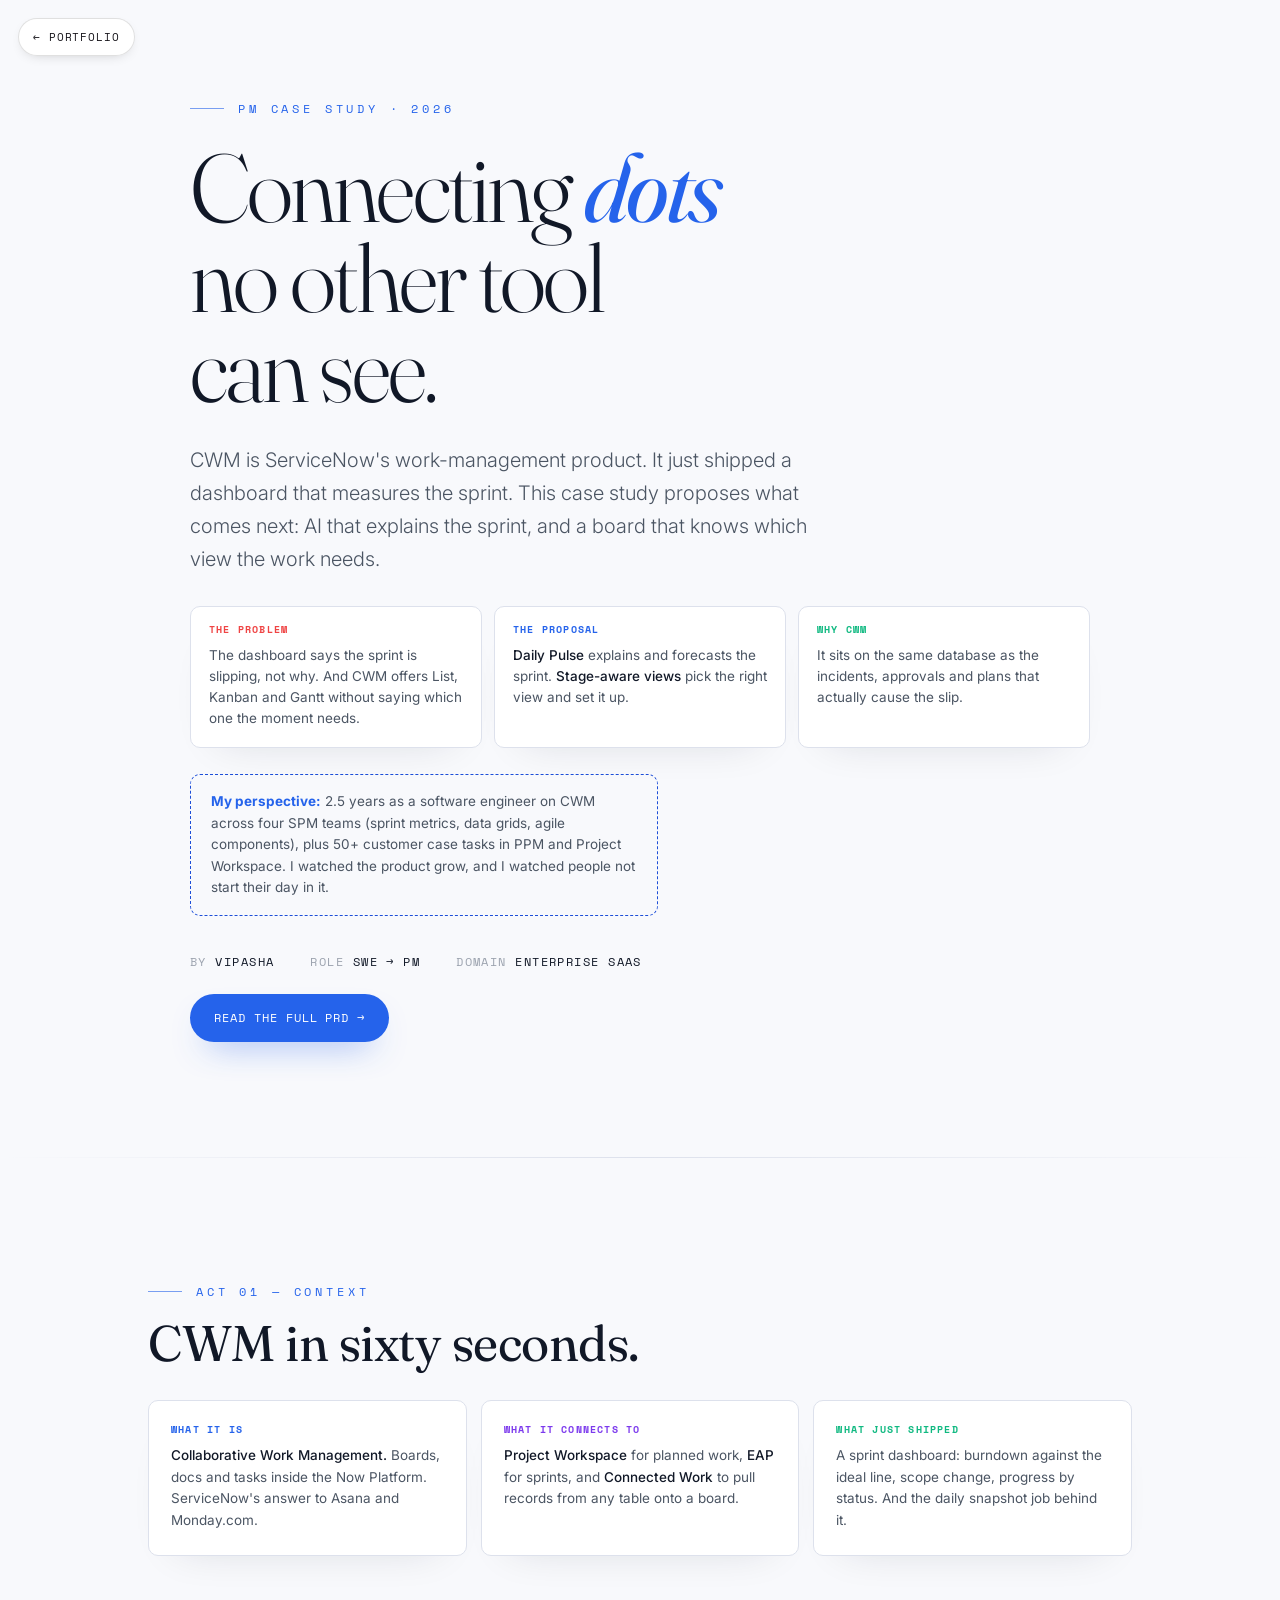
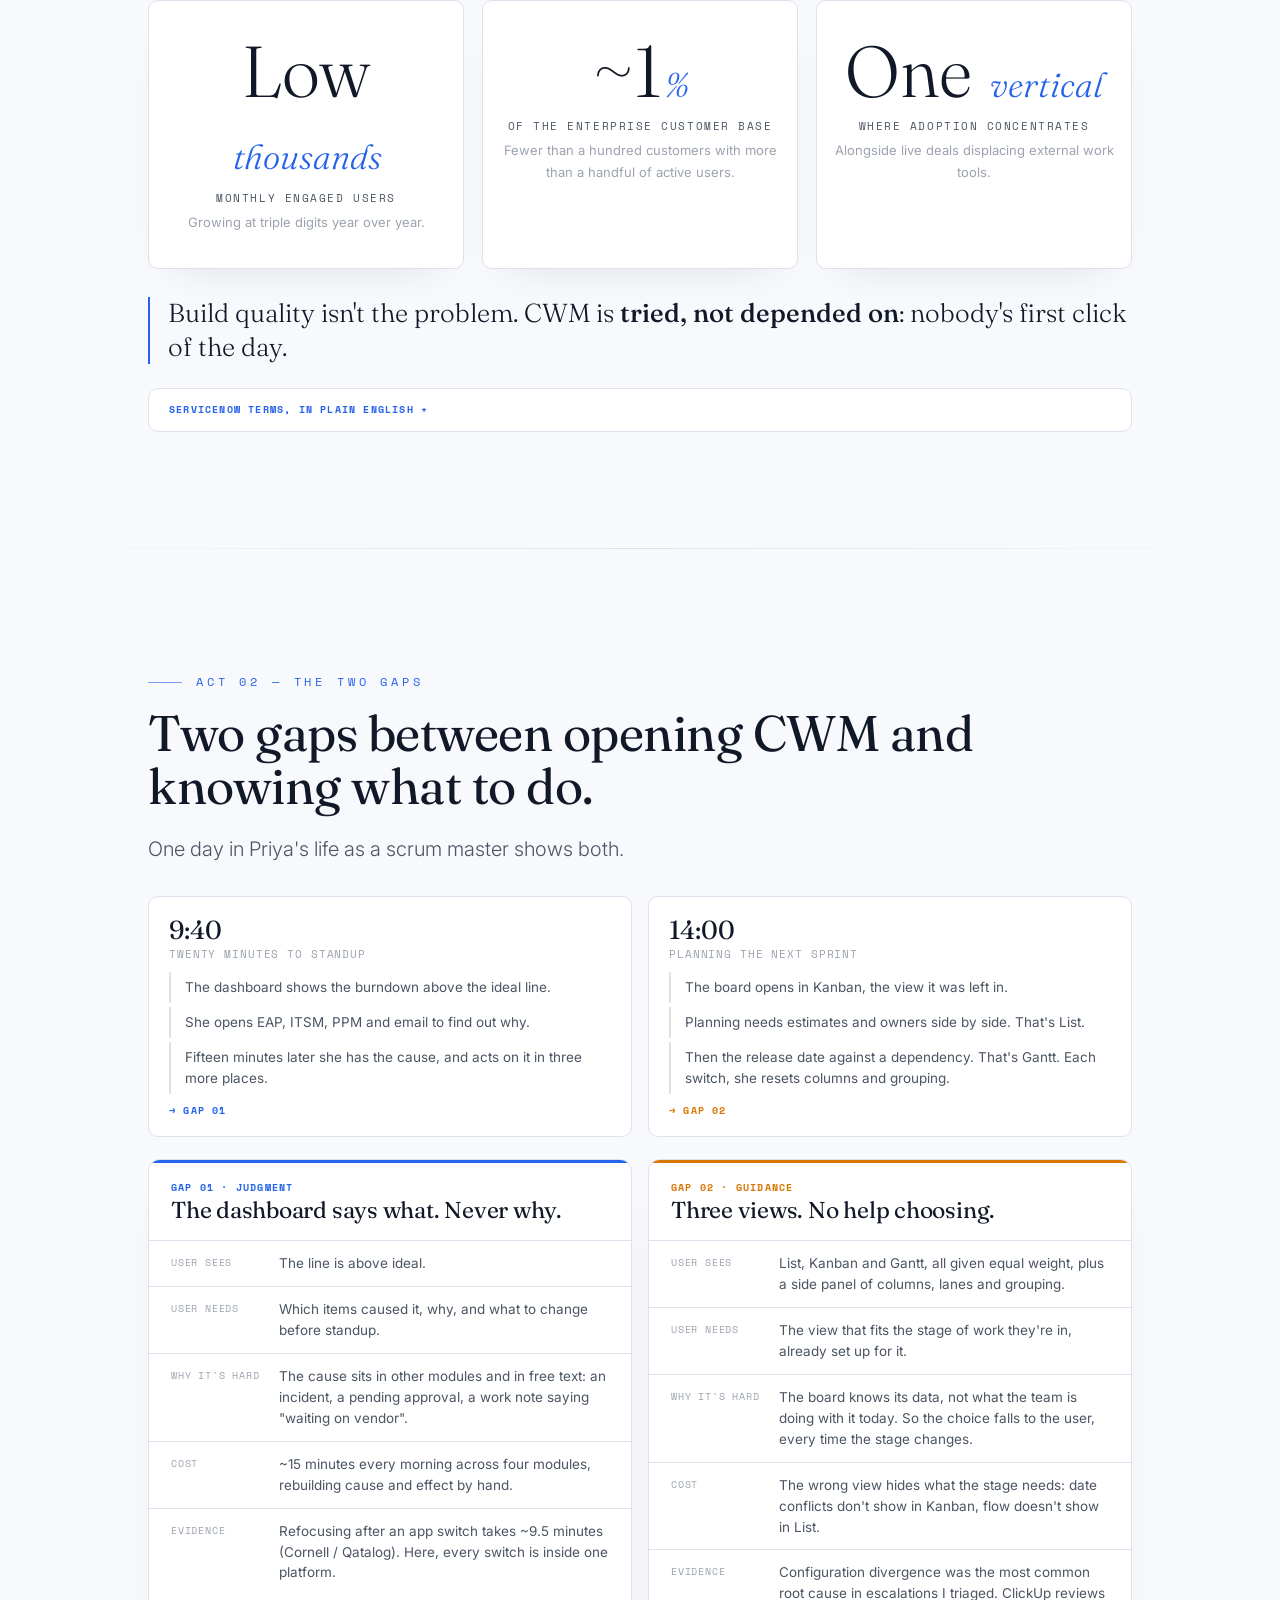
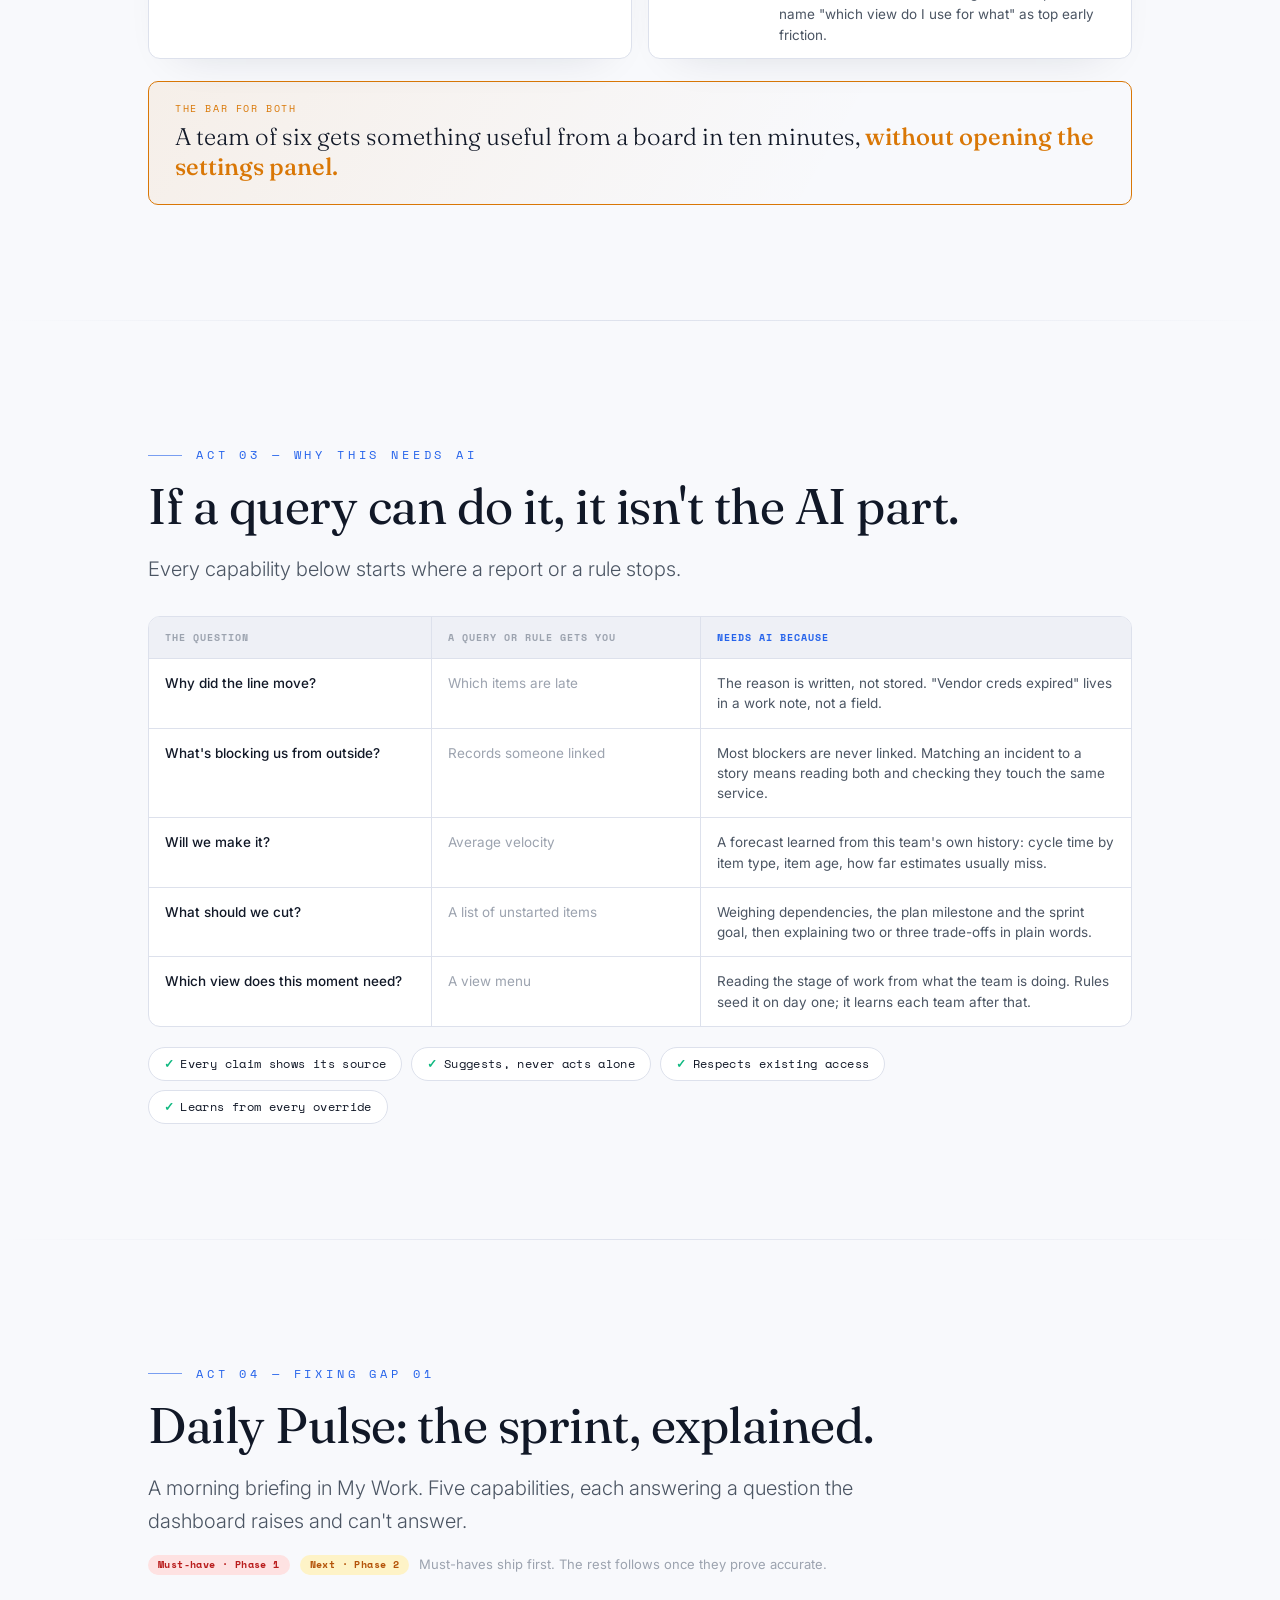
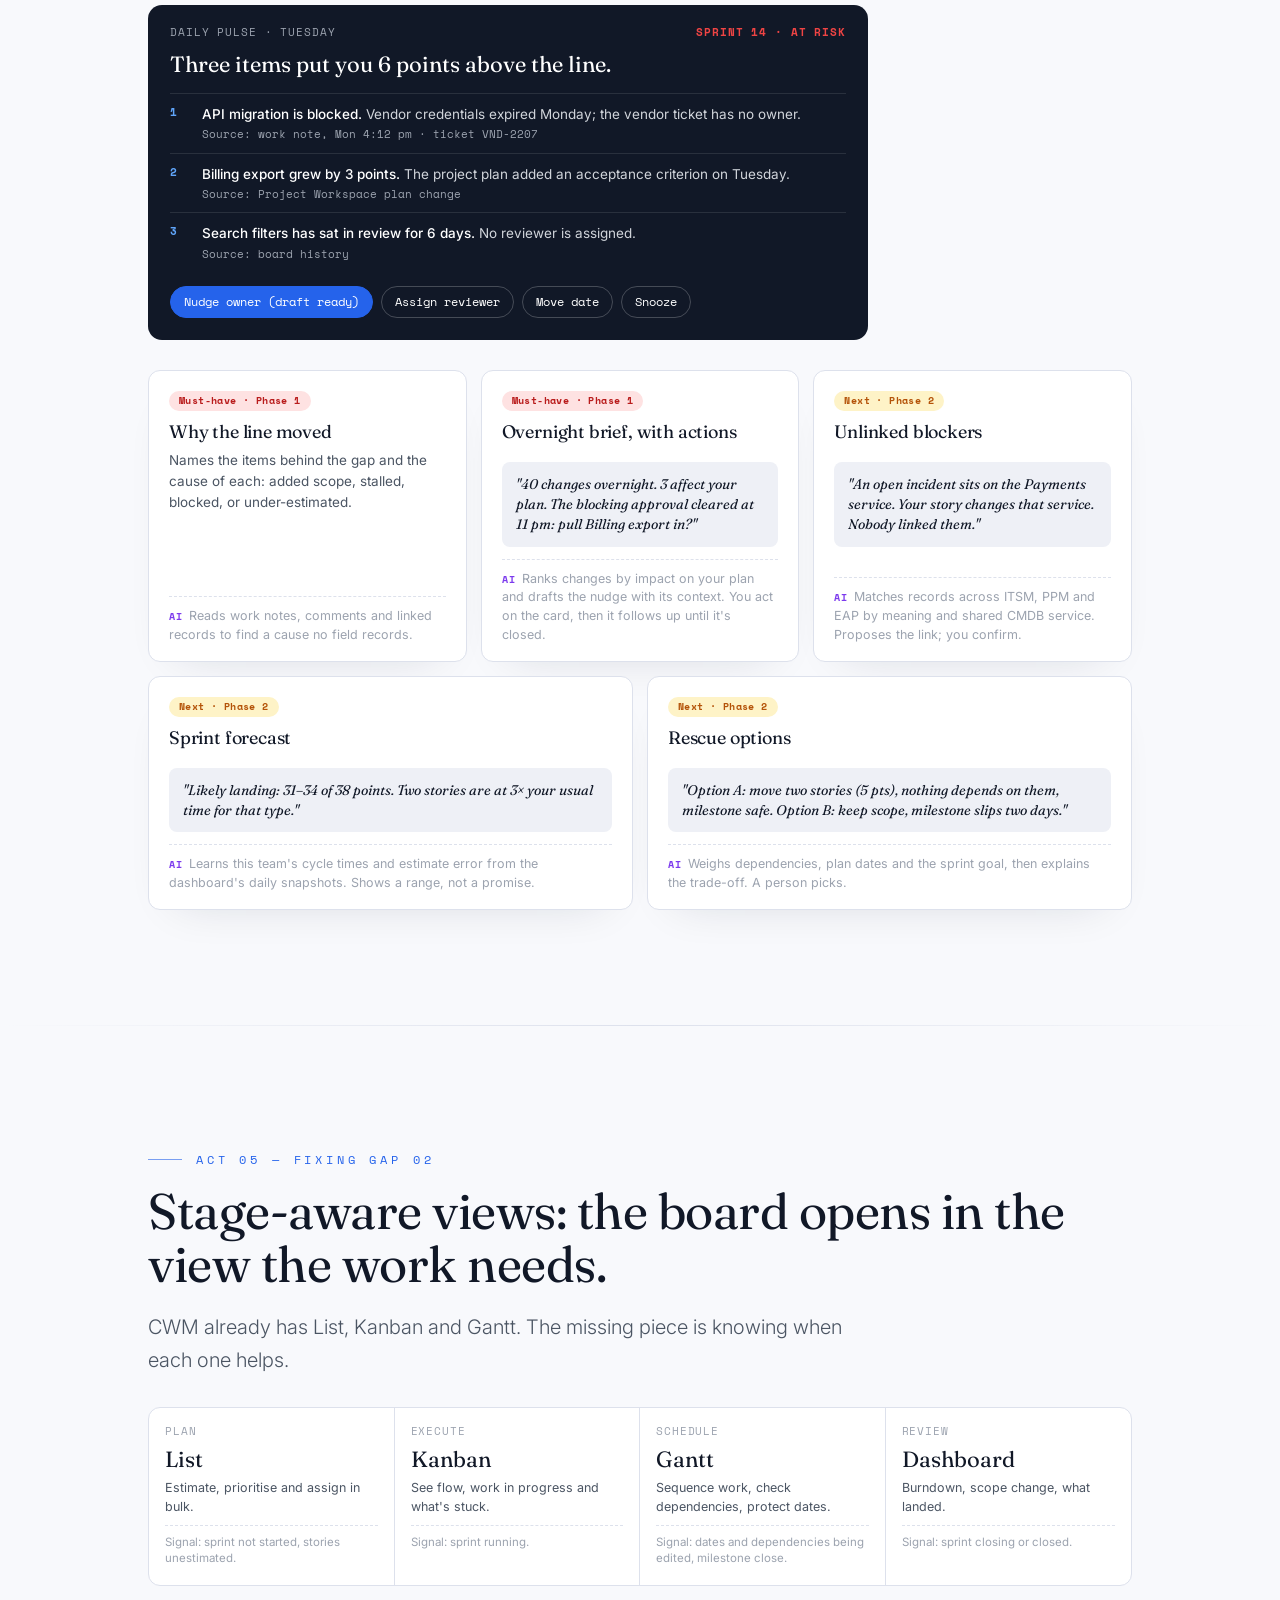
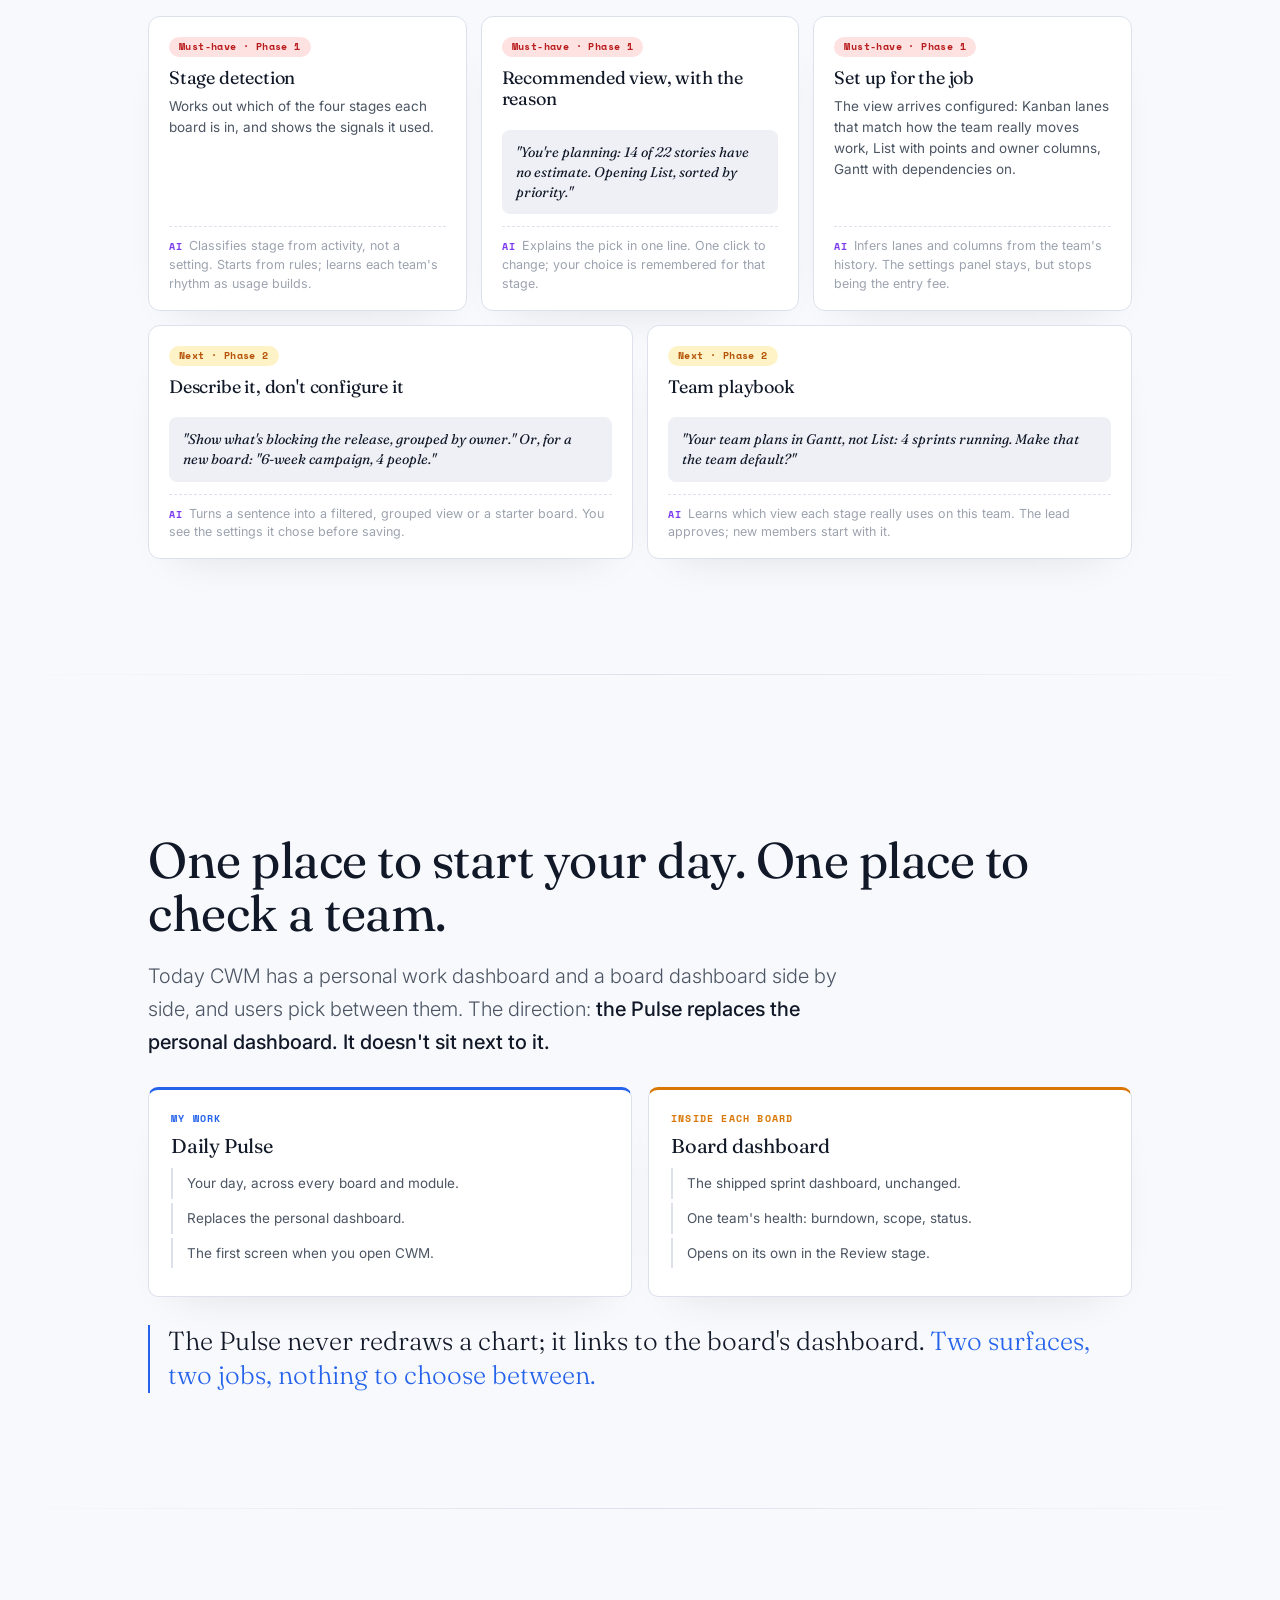
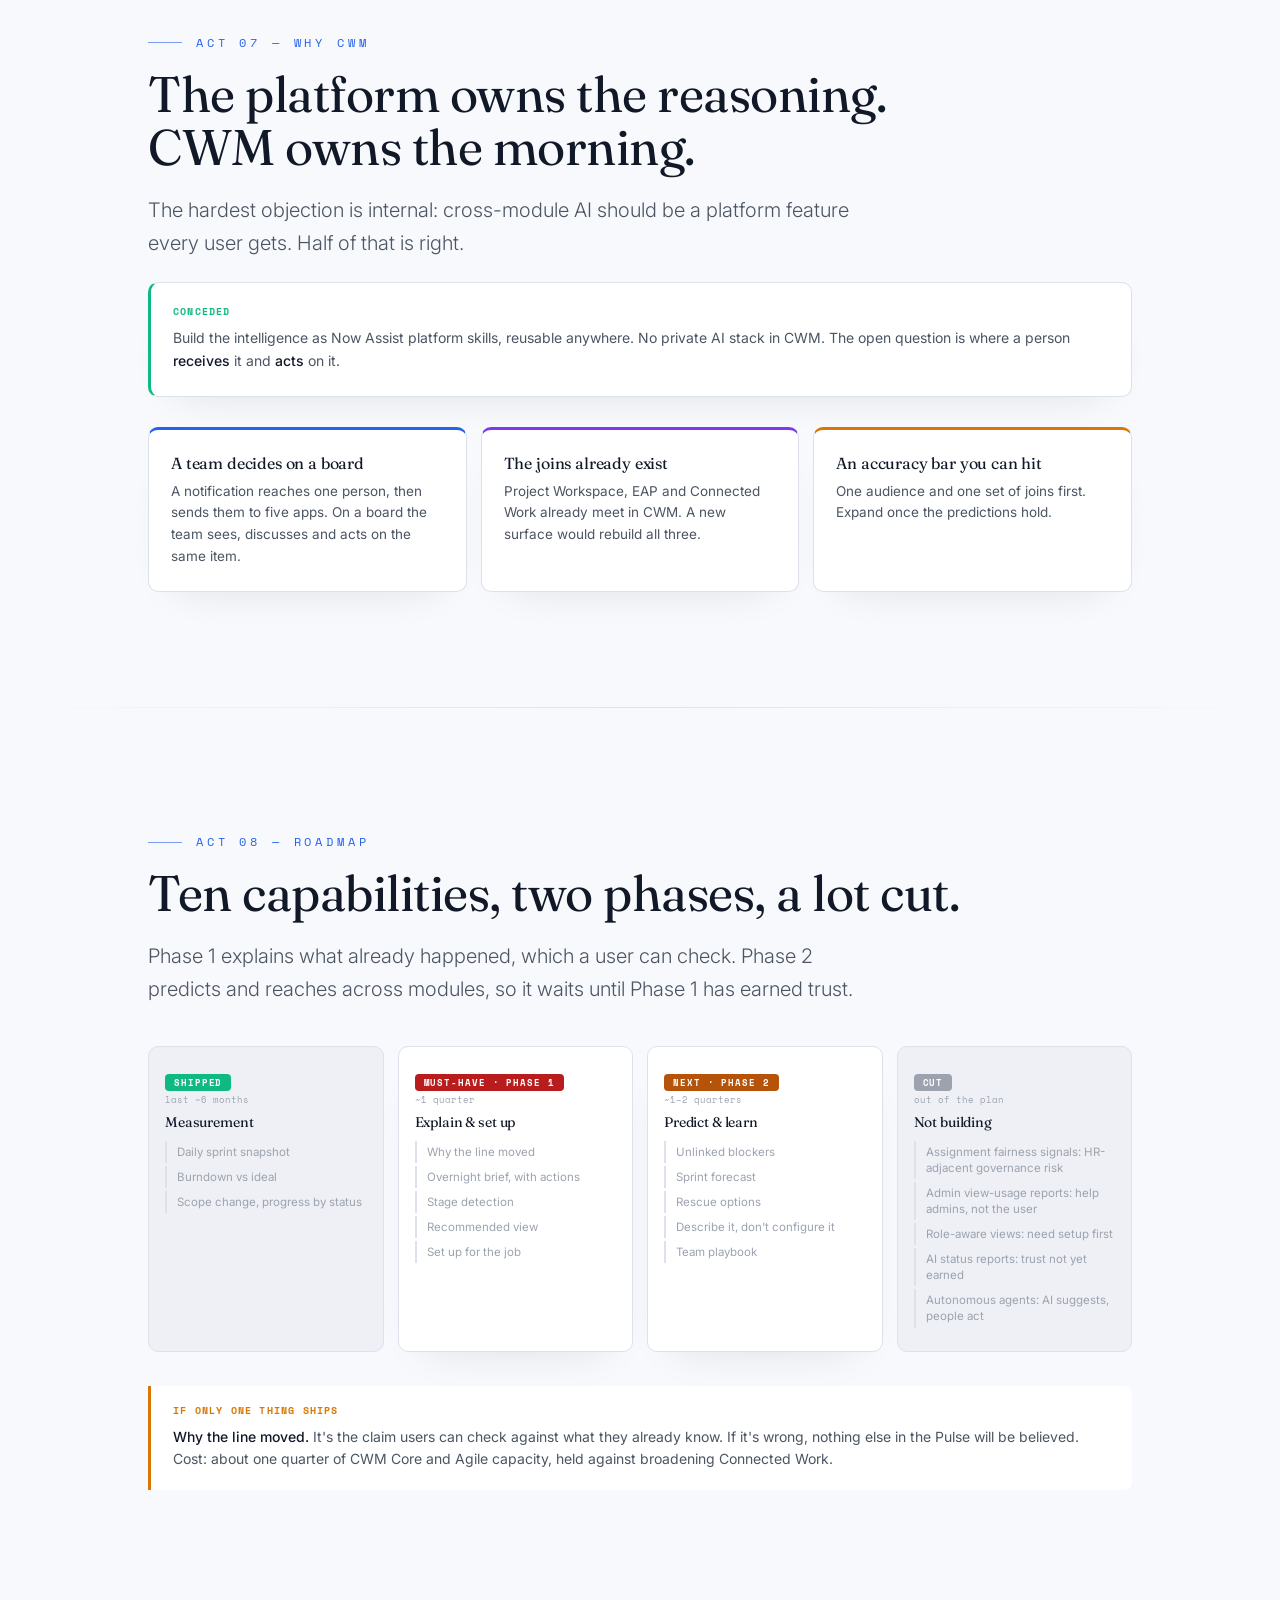
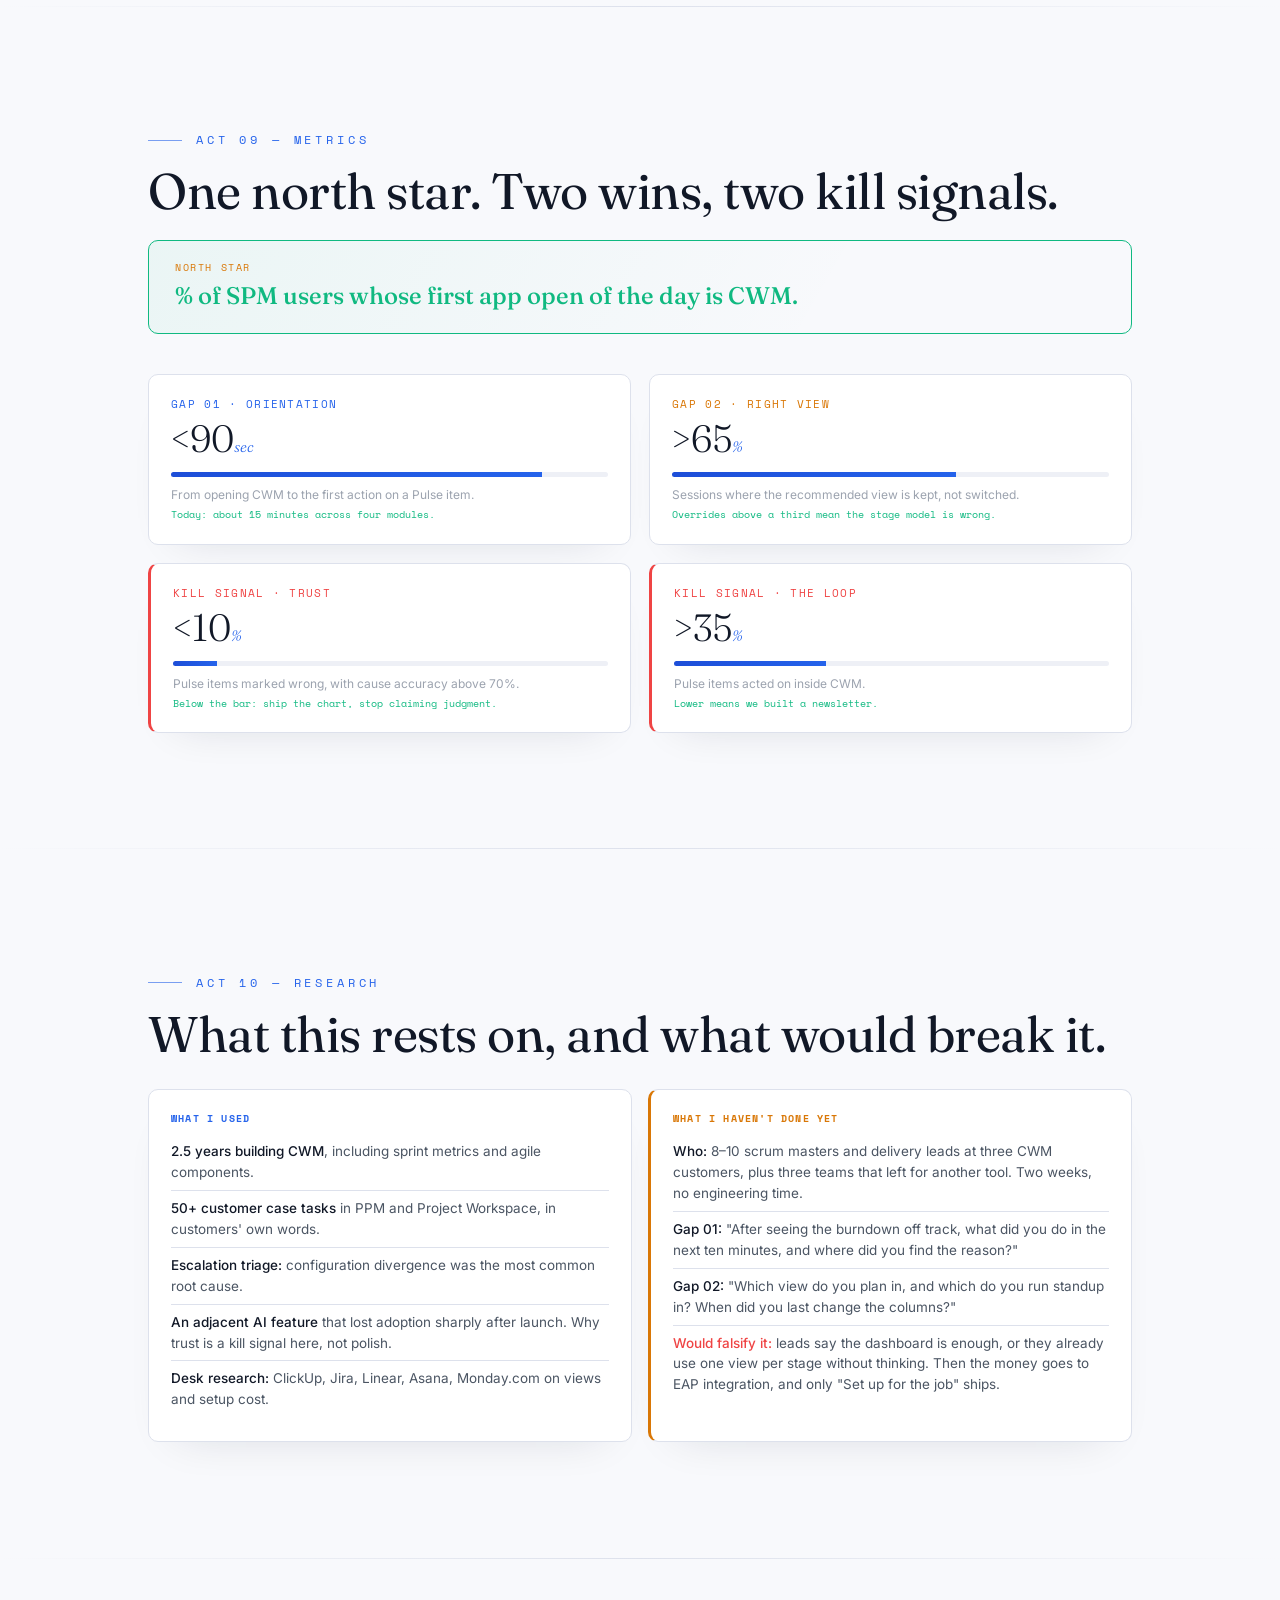
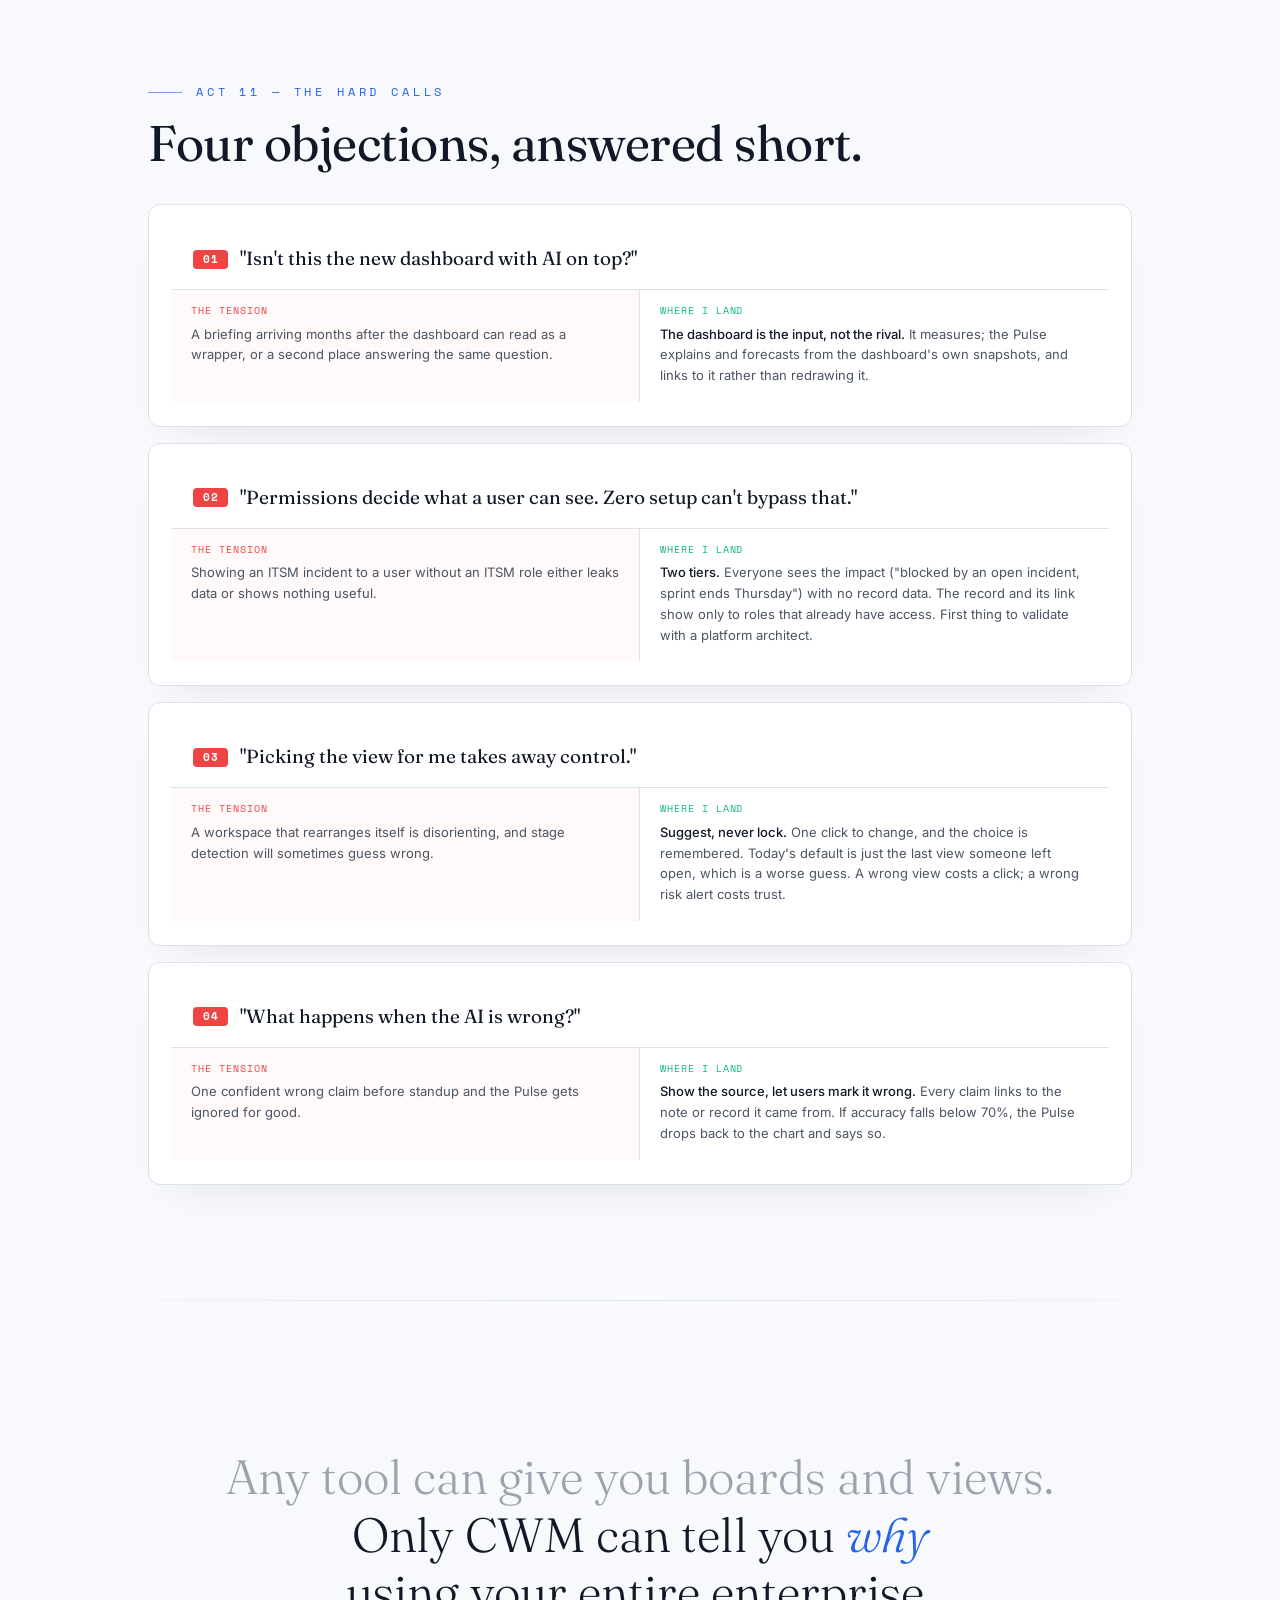
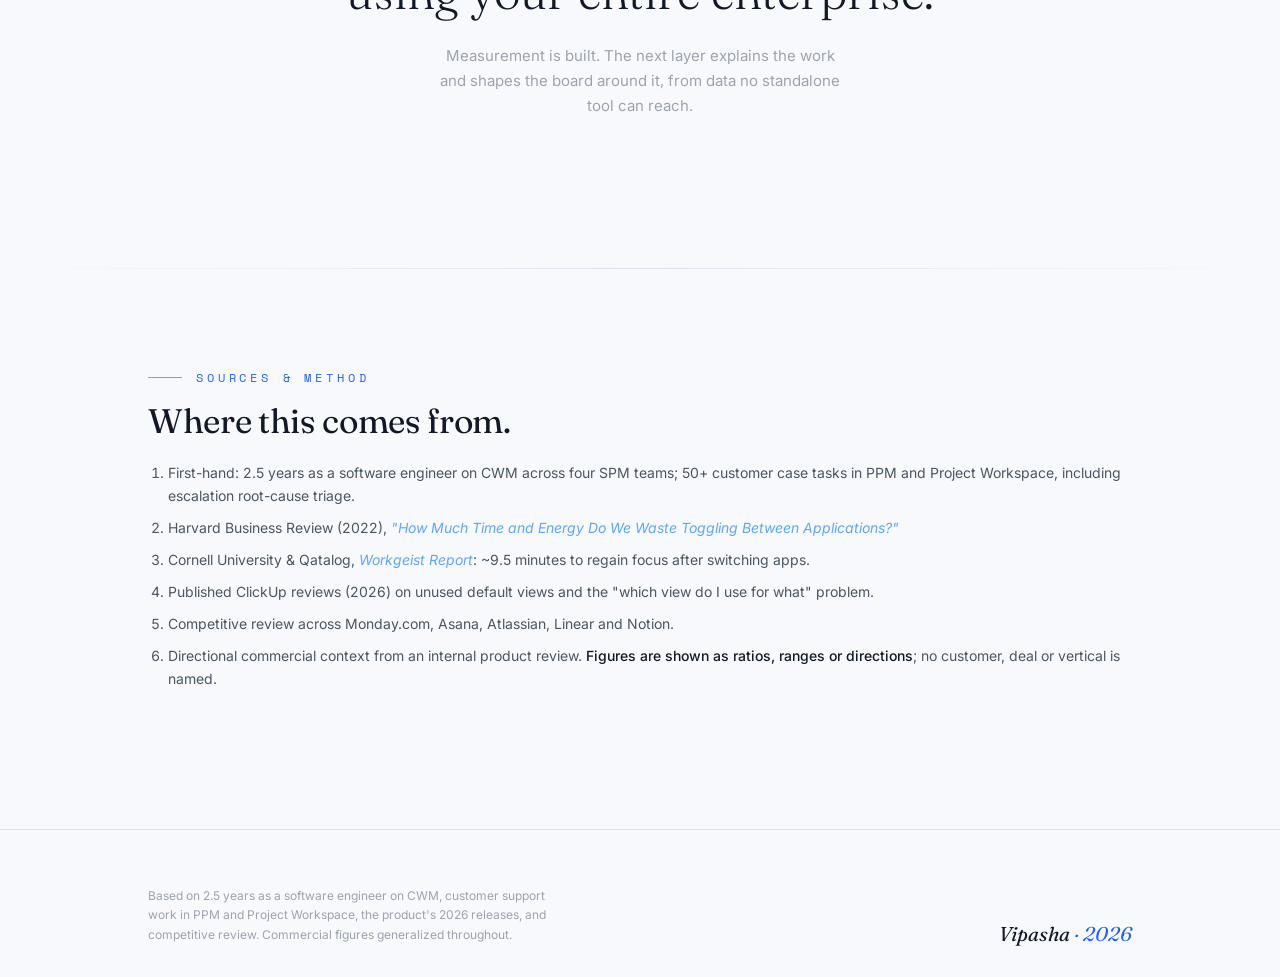
<file: case-studies/daily-pulse.html>
<!DOCTYPE html>
<html lang="en">
<head>
<meta charset="UTF-8">
<meta name="viewport" content="width=device-width, initial-scale=1.0">
<title>From Measurement to Judgment · CWM Daily Pulse Case Study</title>
<link rel="preconnect" href="https://fonts.googleapis.com">
<link rel="preconnect" href="https://fonts.gstatic.com" crossorigin>
<link href="https://fonts.googleapis.com/css2?family=Fraunces:ital,opsz,wght@0,9..144,300;0,9..144,400;0,9..144,600;1,9..144,400&family=Inter:wght@300;400;500;600&family=Space+Mono:wght@400;700&display=swap" rel="stylesheet">
<link rel="icon" type="image/svg+xml" href="../assets/favicon.svg">
<style>
:root{
--ink:#F8F9FC;--ink2:#FFF;--ink3:#EEF0F6;--ln:#DDE1EC;
--ac:#2563EB;--acd:#1D4ED8;--em:#10B981;--am:#D97706;--rd:#EF4444;--pr:#7C3AED;
--sky:#60A5FA;--mt:#4B5563;--md:#9CA3AF;
--pp:#111827;
--se:'Fraunces',Georgia,serif;--sa:'Inter',system-ui,sans-serif;--mo:'Space Mono',monospace;
--mx:1040px;--sh:0 20px 44px -30px rgba(15,23,42,.16);
}
*{box-sizing:border-box;margin:0;padding:0}html{scroll-behavior:smooth}
body{background:var(--ink);color:var(--mt);font:400 1.05em/1.65 var(--sa);-webkit-font-smoothing:antialiased;overflow-x:hidden}
::selection{background:var(--ac);color:#fff}
.w{max-width:var(--mx);margin:0 auto;padding:0 28px;position:relative;z-index:1}
.ey{font:400 12px/1 var(--mo);letter-spacing:.32em;text-transform:uppercase;color:var(--ac);display:inline-flex;align-items:center;gap:14px}
.ey::before{content:"";width:34px;height:1px;background:var(--ac);opacity:.6}
h1,h2,h3{font-family:var(--se);color:var(--pp);font-weight:400;line-height:1.06;letter-spacing:-.01em}
h2{font-size:clamp(30px,4.5vw,50px);margin:16px 0 20px}
h3{font-size:clamp(19px,2.2vw,25px);line-height:1.18}
p.ld{font-size:clamp(17px,1.7vw,20px);color:var(--mt);max-width:60ch;font-weight:300}
em{font-style:italic;color:var(--sky)}strong{color:var(--pp);font-weight:500}
section{padding:clamp(68px,9vw,120px) 0}
.hr{height:1px;background:linear-gradient(90deg,transparent,var(--ln),transparent);border:0}
.rv{opacity:0;transform:translateY(24px);transition:opacity .85s cubic-bezier(.16,.84,.44,1),transform .85s cubic-bezier(.16,.84,.44,1)}
.rv.in{opacity:1;transform:none}
.rv[data-d="1"]{transition-delay:.08s}.rv[data-d="2"]{transition-delay:.16s}.rv[data-d="3"]{transition-delay:.24s}.rv[data-d="4"]{transition-delay:.32s}
.card{background:var(--ink2);border:1px solid var(--ln);border-radius:10px;padding:24px 22px;box-shadow:var(--sh)}
.note{border-left:3px solid var(--am);background:var(--ink2);border-radius:0 8px 8px 0;padding:20px 22px;margin-top:34px}
.note .nt{font:700 10px/1 var(--mo);letter-spacing:.12em;text-transform:uppercase;color:var(--am);margin-bottom:10px}
.note p{font-size:14px;line-height:1.6}

/* hero */
.hero{min-height:100svh;display:flex;flex-direction:column;justify-content:center;padding-top:90px}
.hero h1{font-size:clamp(42px,8vw,96px);font-weight:300;line-height:.94;margin:24px 0 0;letter-spacing:-.03em}
.hero h1 i{color:var(--ac);font-weight:400}
.hero .hsub{margin-top:32px;max-width:52ch;font-size:clamp(16px,1.7vw,20px);font-weight:300}
.hero .hframe{margin-top:26px;border:1px dashed var(--acd);border-radius:10px;padding:16px 20px;max-width:52ch;font-size:13.5px;line-height:1.6}
.hero .hframe b{color:var(--ac)}
.hero .hm{margin-top:40px;display:flex;flex-wrap:wrap;gap:12px 36px;font:400 12px/1 var(--mo);letter-spacing:.12em;color:var(--md);text-transform:uppercase}
.hero .hm b{color:var(--pp);font-weight:400}
.scue{position:absolute;bottom:32px;left:50%;transform:translateX(-50%);font:400 10px/1 var(--mo);letter-spacing:.28em;color:var(--md);text-transform:uppercase;display:flex;flex-direction:column;align-items:center;gap:8px}
.scue span{width:1px;height:40px;background:linear-gradient(var(--ac),transparent);animation:cu 2.2s ease-in-out infinite}
@keyframes cu{0%,100%{opacity:.3;transform:scaleY(.5);transform-origin:top}50%{opacity:1;transform:scaleY(1)}}

/* scale */
.sg{display:grid;grid-template-columns:1fr 1fr 1fr;gap:18px;margin-top:44px}
.sc{text-align:center;padding:34px 16px}
.sc .sn{font:300 clamp(44px,6vw,72px)/1 var(--se);color:var(--pp)}
.sc .sn i{font-size:.48em;color:var(--ac);font-style:italic;margin-left:3px}
.sc .sl{font:400 11px/1 var(--mo);letter-spacing:.14em;text-transform:uppercase;color:var(--mt);margin-top:14px}
.sc .ss{font-size:13px;color:var(--md);margin-top:8px}

/* journey map */
.jmap{margin-top:38px;display:flex;flex-direction:column;gap:0;counter-reset:jc}
.jm{display:grid;grid-template-columns:46px 1fr 1fr;gap:0 16px;padding:16px 0;border-bottom:1px solid var(--ln);counter-increment:jc;align-items:center}
.jm::before{content:counter(jc);width:32px;height:32px;border-radius:50%;background:var(--ln);display:flex;align-items:center;justify-content:center;font:700 11px/1 var(--mo);color:var(--mt)}
.jm.gap{background:linear-gradient(90deg,transparent,rgba(239,68,68,.06),transparent)}
.jm.gap::before{background:var(--rd);color:#fff}
.jm .ja{font-size:14px;color:var(--pp);font-weight:500}
.jm .jq{font-size:13px;color:var(--md);font-style:italic}

/* before after */
.ba{margin-top:44px;display:grid;grid-template-columns:1fr 1fr;gap:20px}
.ba .bf,.ba .af{border-radius:12px;padding:26px 22px}
.bf{background:var(--ink3);border:1px solid var(--ln)}
.af{background:var(--pp);color:var(--ink)}
.ba h3{margin-bottom:14px}
.af h3{color:var(--ink)}
.ba .bi{font-size:13px;line-height:1.55;padding:7px 0 7px 14px;border-left:2px solid var(--ln);margin-bottom:5px;color:var(--mt)}
.af .bi{border-color:var(--ac);color:var(--md)}
.af .bi strong{color:var(--ink)}
.ba .bt{font:400 10px/1 var(--mo);letter-spacing:.1em;text-transform:uppercase;margin-bottom:14px}
.bf .bt{color:var(--rd)}.af .bt{color:var(--em)}

/* feature connection */
.fc{margin-top:40px;display:grid;grid-template-columns:1fr auto 1fr;gap:0;align-items:center}
.fl{display:flex;flex-direction:column;gap:8px}
.fi{font-size:13px;color:var(--mt);padding:10px 14px;background:var(--ink2);border:1px solid var(--ln);border-radius:8px;text-align:center}
.fi b{color:var(--pp)}
.fa{display:flex;flex-direction:column;align-items:center;padding:0 18px;gap:4px}
.fa span{font-size:20px;color:var(--ac)}
.fa small{font:400 8px/1 var(--mo);letter-spacing:.1em;color:var(--md);text-transform:uppercase;writing-mode:vertical-rl}
.fp{text-align:center}
.fp .fpn{font:300 clamp(22px,3vw,32px)/1.1 var(--se);color:var(--pp)}
.fp .fpn b{color:var(--ac);font-weight:400;font-style:italic}
.fp .fps{font-size:12px;color:var(--md);margin-top:8px}

/* roadmap */
.rg{margin-top:40px;display:grid;grid-template-columns:repeat(auto-fit,minmax(185px,1fr));gap:14px}
.rc{padding:20px 16px}.rc h3{font-size:14px;margin-bottom:10px}
.rc .rt{font:700 9px/1 var(--mo);letter-spacing:.1em;text-transform:uppercase;padding:4px 9px;border-radius:4px;color:#fff;display:inline-block;margin-bottom:4px}
.rc .rtm{font:400 9px/1 var(--mo);color:var(--md);margin-bottom:10px}
.rc .ri{font-size:11.5px;color:var(--md);padding:3px 0 3px 10px;border-left:2px solid var(--ln);margin-bottom:3px;line-height:1.4}

/* metrics */
.mg{margin-top:40px;display:grid;grid-template-columns:1fr 1fr;gap:18px}
.mc .ml{font:400 11px/1 var(--mo);letter-spacing:.12em;text-transform:uppercase}
.mc .mv{font:300 clamp(28px,3.5vw,38px)/1 var(--se);color:var(--pp);margin-top:10px}
.mc .mv i{font-size:.4em;color:var(--ac);font-style:italic}
.mc .mb{height:5px;background:var(--ink3);border-radius:3px;margin-top:14px;overflow:hidden}
.mc .mb i{display:block;height:100%;background:linear-gradient(90deg,var(--acd),var(--ac));width:0;transition:width 1.4s cubic-bezier(.2,.8,.3,1)}
.mg.in .mb i{width:var(--fl)}
.mc .mh{font-size:12px;color:var(--md);margin-top:8px}
.mc .mx{font:400 9.5px/1 var(--mo);color:var(--em);margin-top:5px}
.ns{margin-top:28px;background:linear-gradient(120deg,rgba(37,99,235,.08),rgba(16,185,129,.05));border:1px solid var(--ac);border-radius:10px;padding:22px 26px}
.ns .nl{font:400 10px/1 var(--mo);letter-spacing:.16em;text-transform:uppercase;color:var(--am)}
.ns p{margin-top:8px;font:300 clamp(17px,2.2vw,24px)/1.25 var(--se);color:var(--pp)}

/* hard calls */
.hc{margin-top:34px;display:flex;flex-direction:column;gap:16px}
.hci{border-radius:12px;overflow:hidden}
.hci .hq{padding:18px 22px;border-bottom:1px solid var(--ln);display:flex;align-items:center;gap:12px}
.hci .hn{font:700 11px/1 var(--mo);color:#fff;background:var(--rd);padding:4px 10px;border-radius:4px;letter-spacing:.06em;flex-shrink:0}
.hci .hqt{font:400 clamp(15px,1.6vw,19px)/1.25 var(--se);color:var(--pp)}
.hci .hb{display:grid;grid-template-columns:1fr 1fr;gap:0}
.hci .hcl{padding:16px 20px;font-size:13px;color:var(--mt);line-height:1.6}
.hci .hcl:first-child{border-right:1px solid var(--ln);background:rgba(239,68,68,.03)}
.hci .hcl .ht{font:400 9.5px/1 var(--mo);letter-spacing:.1em;text-transform:uppercase;display:block;margin-bottom:8px}
.hci .hcl:first-child .ht{color:var(--rd)}.hci .hcl:last-child .ht{color:var(--em)}

footer{padding:56px 0 76px;border-top:1px solid var(--ln);margin-top:40px}
footer .fr{display:flex;justify-content:space-between;align-items:flex-end;flex-wrap:wrap;gap:24px}
footer .fn{font-size:12px;color:var(--md);max-width:52ch;line-height:1.6}
footer .fm{font:italic 20px/1 var(--se);color:var(--pp)}
footer .fm span{color:var(--ac)}

@media(max-width:860px){.sg,.ba,.mg,.hci .hb{grid-template-columns:1fr}.rg{grid-template-columns:1fr 1fr}.fc{grid-template-columns:1fr}.fa{flex-direction:row;padding:10px 0}.fa small{writing-mode:horizontal-tb}.jm{grid-template-columns:36px 1fr}.jm .jq{display:none}}
@media(max-width:560px){.rg{grid-template-columns:1fr}.hci .hcl:first-child{border-right:0;border-bottom:1px solid var(--ln)}}
@media(max-width:860px){.jmap.keep .jm{grid-template-columns:36px 1fr}.jmap.keep .jm .ja{grid-column:2}.jmap.keep .jm .jq{display:block;grid-column:2;margin-top:3px}}
@media(prefers-reduced-motion:reduce){.rv{opacity:1!important;transform:none!important}.mb i{transition:none!important}.scue span{animation:none}}
/* ---- v2 modular components ---- */
.lbl{font:700 10px/1 var(--mo);letter-spacing:.12em;text-transform:uppercase;display:block;margin-bottom:10px}
.tri{margin-top:30px;display:grid;grid-template-columns:repeat(3,1fr);gap:12px;max-width:900px}
.tri .card{padding:18px 18px}
.tri p{font-size:13.5px;line-height:1.55;color:var(--mt)}
.g3{display:grid;grid-template-columns:repeat(3,1fr);gap:14px;margin-top:30px}
.g3 .card p,.g2 .card p{font-size:13.5px;line-height:1.6}
.g2{display:grid;grid-template-columns:1fr 1fr;gap:16px;margin-top:28px}
.pull{margin-top:28px;font:300 clamp(19px,2.3vw,26px)/1.3 var(--se);color:var(--pp);border-left:2px solid var(--ac);padding-left:18px}

details.gl{margin-top:24px;background:var(--ink2);border:1px solid var(--ln);border-radius:10px;padding:16px 20px}
details.gl summary{cursor:pointer;font:700 10px/1 var(--mo);letter-spacing:.12em;text-transform:uppercase;color:var(--ac);list-style:none}
details.gl summary::after{content:" +";}
details.gl[open] summary::after{content:" –"}
details.gl dl{display:grid;grid-template-columns:max-content 1fr;gap:9px 18px;margin-top:16px;font-size:13.5px;line-height:1.5}
details.gl dt{font-weight:600;color:var(--pp)}details.gl dd{color:var(--mt)}

/* day */
.day{margin-top:30px;display:grid;grid-template-columns:1fr 1fr;gap:16px}
.mo{background:var(--ink2);border:1px solid var(--ln);border-radius:10px;padding:20px 20px}
.mo .tm{font:400 26px/1 var(--se);color:var(--pp)}
.mo .tw2{font:400 11px/1 var(--mo);letter-spacing:.08em;text-transform:uppercase;color:var(--md);margin:6px 0 12px}
.mo ul{list-style:none;font-size:13.5px;line-height:1.55}
.mo li{padding:5px 0 5px 14px;border-left:2px solid var(--ln);margin-bottom:4px}
.mo .to{margin-top:12px;font:700 10px/1 var(--mo);letter-spacing:.12em;text-transform:uppercase}

/* gap cards */
.gaps{margin-top:22px;display:grid;grid-template-columns:1fr 1fr;gap:16px}
.gc{background:var(--ink2);border:1px solid var(--ln);border-radius:12px;overflow:hidden;box-shadow:var(--sh)}
.gc .gh{padding:20px 22px 16px;border-bottom:1px solid var(--ln)}
.gc .gh h3{font-size:clamp(19px,2.1vw,23px);margin-top:4px}
.gr{display:grid;grid-template-columns:96px 1fr;gap:12px;padding:12px 22px;border-bottom:1px solid var(--ln);font-size:13.5px;line-height:1.55}
.gr:last-child{border-bottom:0}
.gr .k{font:400 10px/1.5 var(--mo);letter-spacing:.08em;text-transform:uppercase;color:var(--md);padding-top:2px}
.gc.a .gh{border-top:3px solid var(--ac)}.gc.b .gh{border-top:3px solid var(--am)}

/* why ai table */
.aiq{margin-top:30px;border:1px solid var(--ln);border-radius:12px;overflow:hidden;background:var(--ink2)}
.aiq .r{display:grid;grid-template-columns:1.05fr 1fr 1.6fr;border-bottom:1px solid var(--ln)}
.aiq .r:last-child{border-bottom:0}
.aiq .r>div{padding:14px 16px;font-size:13.5px;line-height:1.5}
.aiq .r>div:nth-child(2){color:var(--md);border-left:1px solid var(--ln);border-right:1px solid var(--ln)}
.aiq .r>div:first-child{color:var(--pp);font-weight:500}
.aiq .hd>div{font:700 10px/1.3 var(--mo)!important;letter-spacing:.1em;text-transform:uppercase;background:var(--ink3);color:var(--md)!important}
.aiq .hd>div:last-child{color:var(--ac)!important}
.chips{display:flex;flex-wrap:wrap;gap:9px;margin-top:20px}
.chip{font:400 12px/1 var(--mo);letter-spacing:.03em;color:var(--pp);background:var(--ink2);border:1px solid var(--ln);border-radius:999px;padding:10px 15px}
.chip b{color:var(--em);font-weight:700;margin-right:6px}

/* features */
.fts{margin-top:30px;display:grid;grid-template-columns:repeat(6,1fr);gap:14px}.fts .ft{grid-column:span 2}.fts .ft:nth-child(n+4){grid-column:span 3}
.ft{background:var(--ink2);border:1px solid var(--ln);border-radius:12px;padding:20px 20px 16px;display:flex;flex-direction:column;box-shadow:var(--sh)}
.ft .top{display:flex;justify-content:space-between;align-items:center;margin-bottom:10px}
.pri{font:700 10px/1 var(--mo);letter-spacing:.04em;padding:5px 10px;border-radius:999px;white-space:nowrap;display:inline-block}.pri.p0{background:#FEE2E2;color:#B91C1C}.pri.p1{background:#FEF3C7;color:#B45309}.legend{display:flex;flex-wrap:wrap;align-items:center;gap:10px;margin-top:16px;font-size:13px;color:var(--md)}
.ft.v .id{color:var(--am)}
.ft .ph{font:400 10px/1 var(--mo);letter-spacing:.06em;text-transform:uppercase;color:var(--md);border:1px solid var(--ln);border-radius:999px;padding:4px 9px}
.ft .ph.p1{color:var(--em);border-color:var(--em)}
.ft h3{font-size:18px;margin-bottom:8px}
.ft .d{font-size:13.5px;line-height:1.55;color:var(--mt)}
.ft .q{margin:12px 0;padding:12px 14px;background:var(--ink3);border-radius:8px;font:400 14px/1.45 var(--se);font-style:italic;color:var(--pp)}
.ft .ai{margin-top:auto;padding-top:10px;border-top:1px dashed var(--ln);font-size:12.5px;line-height:1.5;color:var(--md)}
.ft .ai b{font:700 9.5px/1 var(--mo);letter-spacing:.1em;text-transform:uppercase;color:var(--pr);margin-right:6px}

/* pulse mock */
.mock{margin-top:30px;background:var(--pp);border-radius:14px;padding:22px 22px;color:var(--ink);max-width:720px}
.mock .mh2{display:flex;justify-content:space-between;flex-wrap:wrap;gap:8px;font:400 11px/1 var(--mo);letter-spacing:.08em;text-transform:uppercase;color:var(--md)}
.mock .mh2 b{color:var(--rd);font-weight:700}
.mock .mt2{font:400 clamp(18px,2.2vw,22px)/1.3 var(--se);margin:12px 0 14px;color:#fff}
.mock .it{display:grid;grid-template-columns:22px 1fr;gap:10px;padding:10px 0;border-top:1px solid rgba(255,255,255,.1);font-size:13.5px;line-height:1.5;color:#D1D5DB}
.mock .it .n{font:700 11px/1.6 var(--mo);color:var(--sky)}
.mock .it b{color:#fff;font-weight:500}
.mock .src{display:block;margin-top:3px;font:400 11px/1.4 var(--mo);color:var(--md)}
.mock .acts{display:flex;flex-wrap:wrap;gap:8px;margin-top:14px}
.mock .acts span{font:400 11.5px/1 var(--mo);border:1px solid rgba(255,255,255,.22);border-radius:999px;padding:9px 13px;color:#fff}
.mock .acts span:first-child{background:var(--ac);border-color:var(--ac)}

/* stages */
.stg{margin-top:30px;display:grid;grid-template-columns:repeat(4,1fr);gap:0;border:1px solid var(--ln);border-radius:12px;overflow:hidden;background:var(--ink2)}
.st{padding:18px 16px;border-right:1px solid var(--ln);position:relative}
.st:last-child{border-right:0}
.st .sn2{font:400 11px/1 var(--mo);letter-spacing:.08em;text-transform:uppercase;color:var(--md)}
.st .sv{font:400 22px/1.1 var(--se);color:var(--pp);margin:10px 0 8px}
.st .sw{font-size:12.5px;line-height:1.5;color:var(--mt)}
.st .ss2{font-size:11.5px;line-height:1.45;color:var(--md);margin-top:8px;padding-top:8px;border-top:1px dashed var(--ln)}

/* home */
.home{margin-top:28px;display:grid;grid-template-columns:1fr 1fr;gap:16px}
.home .card h3{font-size:20px;margin:4px 0 10px}
.home ul{list-style:none;font-size:13.5px;line-height:1.55}
.home li{padding:5px 0 5px 14px;border-left:2px solid var(--ln);margin-bottom:4px}

.res{margin-top:28px;display:grid;grid-template-columns:1fr 1fr;gap:16px}
.res ul{list-style:none;font-size:13.5px;line-height:1.55}
.res li{padding:7px 0;border-bottom:1px solid var(--ln)}
.res li:last-child{border-bottom:0}

@media(max-width:860px){.fts{grid-template-columns:1fr}.fts .ft,.fts .ft:nth-child(n+4){grid-column:auto}.tri,.g3,.g2,.day,.gaps,.home,.res{grid-template-columns:1fr}.stg{grid-template-columns:1fr 1fr}.st:nth-child(2){border-right:0}.st:nth-child(-n+2){border-bottom:1px solid var(--ln)}.aiq .r{grid-template-columns:1fr}.aiq .r>div:nth-child(2){border:0;padding-top:0}.aiq .r>div:nth-child(3){padding-top:0}.aiq .hd{display:none}}
@media(max-width:520px){.stg{grid-template-columns:1fr}.st{border-right:0;border-bottom:1px solid var(--ln)}.gr{grid-template-columns:1fr;gap:4px}}
@media(max-width:860px){.aiq .r>div[data-k]::before{content:attr(data-k);display:block;font:700 9.5px/1 var(--mo);letter-spacing:.1em;text-transform:uppercase;color:var(--md);margin-bottom:5px}.aiq .r>div[data-k="Needs AI because"]::before{color:var(--ac)}}
</style>
</head>
<body>
<a href="../index.html" style="position:fixed;top:18px;left:18px;z-index:9999;display:inline-flex;align-items:center;gap:7px;font-family:'Space Mono',monospace;font-size:11px;letter-spacing:.08em;text-transform:uppercase;text-decoration:none;color:#16141A;background:rgba(255,255,255,.92);border:1px solid rgba(0,0,0,.12);border-radius:999px;padding:9px 14px;-webkit-backdrop-filter:blur(6px);backdrop-filter:blur(6px);box-shadow:0 4px 14px -8px rgba(0,0,0,.3)">← Portfolio</a>

<!-- HERO -->
<section class="hero">
<div class="w">
  <p class="ey rv">PM Case Study · 2026</p>
  <h1 class="rv" data-d="1">Connecting <i>dots</i><br>no other tool<br>can see.</h1>
  <p class="hsub rv" data-d="2">CWM is ServiceNow's work-management product. It just shipped a dashboard that measures the sprint. This case study proposes what comes next: AI that explains the sprint, and a board that knows which view the work needs.</p>

  <div class="tri rv" data-d="3">
    <div class="card"><span class="lbl" style="color:var(--rd)">The problem</span><p>The dashboard says the sprint is slipping, not why. And CWM offers List, Kanban and Gantt without saying which one the moment needs.</p></div>
    <div class="card"><span class="lbl" style="color:var(--ac)">The proposal</span><p><strong>Daily Pulse</strong> explains and forecasts the sprint. <strong>Stage-aware views</strong> pick the right view and set it up.</p></div>
    <div class="card"><span class="lbl" style="color:var(--em)">Why CWM</span><p>It sits on the same database as the incidents, approvals and plans that actually cause the slip.</p></div>
  </div>

  <div class="hframe rv" data-d="3"><b>My perspective:</b> 2.5 years as a software engineer on CWM across four SPM teams (sprint metrics, data grids, agile components), plus 50+ customer case tasks in PPM and Project Workspace. I watched the product grow, and I watched people not start their day in it.</div>
  <div class="hm rv" data-d="4">
    <span>By <b>Vipasha</b></span>
    <span>Role <b>SWE → PM</b></span>
    <span>Domain <b>Enterprise SaaS</b></span>
  </div>
  <a href="daily-pulse-prd.html" style="display:inline-flex;align-items:center;gap:10px;margin-top:26px;font-family:'Space Mono',monospace;font-size:12px;letter-spacing:.08em;text-transform:uppercase;text-decoration:none;color:#fff;background:#2563EB;border-radius:999px;padding:14px 24px;box-shadow:0 16px 34px -18px rgba(37,99,235,.8)">Read the full PRD →</a>
</div>
</section>
<hr class="hr">

<!-- ACT 1 -->
<section>
<div class="w">
  <div class="rv"><span class="ey">Act 01 — Context</span></div>
  <h2 class="rv" data-d="1">CWM in sixty seconds.</h2>

  <div class="g3 rv" data-d="2">
    <div class="card"><span class="lbl" style="color:var(--ac)">What it is</span><p><strong>Collaborative Work Management.</strong> Boards, docs and tasks inside the Now Platform. ServiceNow's answer to Asana and Monday.com.</p></div>
    <div class="card"><span class="lbl" style="color:var(--pr)">What it connects to</span><p><strong>Project Workspace</strong> for planned work, <strong>EAP</strong> for sprints, and <strong>Connected Work</strong> to pull records from any table onto a board.</p></div>
    <div class="card"><span class="lbl" style="color:var(--em)">What just shipped</span><p>A sprint dashboard: burndown against the ideal line, scope change, progress by status. And the daily snapshot job behind it.</p></div>
  </div>

  <div class="sg rv" data-d="2">
    <div class="card sc"><div class="sn">Low <i>thousands</i></div><div class="sl">Monthly engaged users</div><div class="ss">Growing at triple digits year over year.</div></div>
    <div class="card sc"><div class="sn">~1<i>%</i></div><div class="sl">Of the enterprise customer base</div><div class="ss">Fewer than a hundred customers with more than a handful of active users.</div></div>
    <div class="card sc"><div class="sn">One <i>vertical</i></div><div class="sl">Where adoption concentrates</div><div class="ss">Alongside live deals displacing external work tools.</div></div>
  </div>

  <p class="pull rv" data-d="3">Build quality isn't the problem. CWM is <strong>tried, not depended on</strong>: nobody's first click of the day.</p>

  <details class="gl rv" data-d="3">
    <summary>ServiceNow terms, in plain English</summary>
    <dl>
      <dt>CWM</dt><dd>Collaborative Work Management. Boards, docs and tasks, built into ServiceNow.</dd>
      <dt>SPM</dt><dd>Strategic Portfolio Management. The teams that plan and track projects and portfolios. CWM's first audience.</dd>
      <dt>ITSM</dt><dd>IT Service Management. Where incidents and requests are logged and resolved.</dd>
      <dt>PPM</dt><dd>Project Portfolio Management. Project plans, demands and the approvals that gate them.</dd>
      <dt>Project&nbsp;Workspace</dt><dd>Where project managers run plans, schedules and tasks.</dd>
      <dt>EAP</dt><dd>Enterprise Agile Planning. Epics, stories, sprints.</dd>
      <dt>CMDB</dt><dd>The platform's map of services and systems. It knows which app or service a record touches.</dd>
      <dt>Now&nbsp;Assist</dt><dd>ServiceNow's platform AI layer, offered as reusable skills.</dd>
    </dl>
  </details>
</div>
</section>
<hr class="hr">

<!-- ACT 2 -->
<section>
<div class="w">
  <div class="rv"><span class="ey">Act 02 — The two gaps</span></div>
  <h2 class="rv" data-d="1">Two gaps between opening CWM and knowing what to do.</h2>
  <p class="ld rv" data-d="2">One day in Priya's life as a scrum master shows both.</p>

  <div class="day rv" data-d="2">
    <div class="mo">
      <div class="tm">9:40</div><div class="tw2">Twenty minutes to standup</div>
      <ul>
        <li>The dashboard shows the burndown above the ideal line.</li>
        <li>She opens EAP, ITSM, PPM and email to find out why.</li>
        <li>Fifteen minutes later she has the cause, and acts on it in three more places.</li>
      </ul>
      <div class="to" style="color:var(--ac)">→ Gap 01</div>
    </div>
    <div class="mo">
      <div class="tm">14:00</div><div class="tw2">Planning the next sprint</div>
      <ul>
        <li>The board opens in Kanban, the view it was left in.</li>
        <li>Planning needs estimates and owners side by side. That's List.</li>
        <li>Then the release date against a dependency. That's Gantt. Each switch, she resets columns and grouping.</li>
      </ul>
      <div class="to" style="color:var(--am)">→ Gap 02</div>
    </div>
  </div>

  <div class="gaps rv" data-d="3">
    <div class="gc a">
      <div class="gh"><span class="lbl" style="color:var(--ac);margin:0">Gap 01 · Judgment</span><h3>The dashboard says what. Never why.</h3></div>
      <div class="gr"><div class="k">User sees</div><div>The line is above ideal.</div></div>
      <div class="gr"><div class="k">User needs</div><div>Which items caused it, why, and what to change before standup.</div></div>
      <div class="gr"><div class="k">Why it's hard</div><div>The cause sits in other modules and in free text: an incident, a pending approval, a work note saying "waiting on vendor".</div></div>
      <div class="gr"><div class="k">Cost</div><div>~15 minutes every morning across four modules, rebuilding cause and effect by hand.</div></div>
      <div class="gr"><div class="k">Evidence</div><div>Refocusing after an app switch takes ~9.5 minutes (Cornell / Qatalog). Here, every switch is inside one platform.</div></div>
    </div>
    <div class="gc b">
      <div class="gh"><span class="lbl" style="color:var(--am);margin:0">Gap 02 · Guidance</span><h3>Three views. No help choosing.</h3></div>
      <div class="gr"><div class="k">User sees</div><div>List, Kanban and Gantt, all given equal weight, plus a side panel of columns, lanes and grouping.</div></div>
      <div class="gr"><div class="k">User needs</div><div>The view that fits the stage of work they're in, already set up for it.</div></div>
      <div class="gr"><div class="k">Why it's hard</div><div>The board knows its data, not what the team is doing with it today. So the choice falls to the user, every time the stage changes.</div></div>
      <div class="gr"><div class="k">Cost</div><div>The wrong view hides what the stage needs: date conflicts don't show in Kanban, flow doesn't show in List.</div></div>
      <div class="gr"><div class="k">Evidence</div><div>Configuration divergence was the most common root cause in escalations I triaged. ClickUp reviews name "which view do I use for what" as top early friction.</div></div>
    </div>
  </div>

  <div class="ns rv" data-d="4" style="margin-top:22px;border-color:var(--am);background:linear-gradient(120deg,rgba(217,119,6,.08),transparent 70%)">
    <div class="nl">The bar for both</div>
    <p>A team of six gets something useful from a board in ten minutes, <strong style="color:var(--am)">without opening the settings panel.</strong></p>
  </div>
</div>
</section>
<hr class="hr">

<!-- ACT 3 -->
<section>
<div class="w">
  <div class="rv"><span class="ey">Act 03 — Why this needs AI</span></div>
  <h2 class="rv" data-d="1">If a query can do it, it isn't the AI part.</h2>
  <p class="ld rv" data-d="2">Every capability below starts where a report or a rule stops.</p>

  <div class="aiq rv" data-d="2">
    <div class="r hd"><div>The question</div><div>A query or rule gets you</div><div>Needs AI because</div></div>
    <div class="r"><div>Why did the line move?</div><div data-k="A query gets you">Which items are late</div><div data-k="Needs AI because">The reason is written, not stored. "Vendor creds expired" lives in a work note, not a field.</div></div>
    <div class="r"><div>What's blocking us from outside?</div><div data-k="A query gets you">Records someone linked</div><div data-k="Needs AI because">Most blockers are never linked. Matching an incident to a story means reading both and checking they touch the same service.</div></div>
    <div class="r"><div>Will we make it?</div><div data-k="A query gets you">Average velocity</div><div data-k="Needs AI because">A forecast learned from this team's own history: cycle time by item type, item age, how far estimates usually miss.</div></div>
    <div class="r"><div>What should we cut?</div><div data-k="A query gets you">A list of unstarted items</div><div data-k="Needs AI because">Weighing dependencies, the plan milestone and the sprint goal, then explaining two or three trade-offs in plain words.</div></div>
    <div class="r"><div>Which view does this moment need?</div><div data-k="A query gets you">A view menu</div><div data-k="Needs AI because">Reading the stage of work from what the team is doing. Rules seed it on day one; it learns each team after that.</div></div>
  </div>

  <div class="chips rv" data-d="3">
    <span class="chip"><b>✓</b>Every claim shows its source</span>
    <span class="chip"><b>✓</b>Suggests, never acts alone</span>
    <span class="chip"><b>✓</b>Respects existing access</span>
    <span class="chip"><b>✓</b>Learns from every override</span>
  </div>
</div>
</section>
<hr class="hr">

<!-- ACT 4 -->
<section>
<div class="w">
  <div class="rv"><span class="ey">Act 04 — Fixing Gap 01</span></div>
  <h2 class="rv" data-d="1">Daily Pulse: the sprint, explained.</h2>
  <p class="ld rv" data-d="2">A morning briefing in My Work. Five capabilities, each answering a question the dashboard raises and can't answer.</p>
  <div class="legend rv" data-d="2"><span class="pri p0">Must-have · Phase 1</span><span class="pri p1">Next · Phase 2</span><span>Must-haves ship first. The rest follows once they prove accurate.</span></div>

  <div class="mock rv" data-d="2">
    <div class="mh2"><span>Daily Pulse · Tuesday</span><b>Sprint 14 · at risk</b></div>
    <div class="mt2">Three items put you 6 points above the line.</div>
    <div class="it"><span class="n">1</span><div><b>API migration is blocked.</b> Vendor credentials expired Monday; the vendor ticket has no owner.<span class="src">Source: work note, Mon 4:12 pm · ticket VND-2207</span></div></div>
    <div class="it"><span class="n">2</span><div><b>Billing export grew by 3 points.</b> The project plan added an acceptance criterion on Tuesday.<span class="src">Source: Project Workspace plan change</span></div></div>
    <div class="it"><span class="n">3</span><div><b>Search filters has sat in review for 6 days.</b> No reviewer is assigned.<span class="src">Source: board history</span></div></div>
    <div class="acts"><span>Nudge owner (draft ready)</span><span>Assign reviewer</span><span>Move date</span><span>Snooze</span></div>
  </div>

  <div class="fts rv" data-d="3">
    <div class="ft">
      <div class="top"><span class="pri p0">Must-have · Phase 1</span></div>
      <h3>Why the line moved</h3>
      <div class="d">Names the items behind the gap and the cause of each: added scope, stalled, blocked, or under-estimated.</div>
      <div class="ai"><b>AI</b>Reads work notes, comments and linked records to find a cause no field records.</div>
    </div>
    <div class="ft">
      <div class="top"><span class="pri p0">Must-have · Phase 1</span></div>
      <h3>Overnight brief, with actions</h3>
      <div class="q">"40 changes overnight. 3 affect your plan. The blocking approval cleared at 11 pm: pull Billing export in?"</div>
      <div class="ai"><b>AI</b>Ranks changes by impact on your plan and drafts the nudge with its context. You act on the card, then it follows up until it's closed.</div>
    </div>
    <div class="ft">
      <div class="top"><span class="pri p1">Next · Phase 2</span></div>
      <h3>Unlinked blockers</h3>
      <div class="q">"An open incident sits on the Payments service. Your story changes that service. Nobody linked them."</div>
      <div class="ai"><b>AI</b>Matches records across ITSM, PPM and EAP by meaning and shared CMDB service. Proposes the link; you confirm.</div>
    </div>
    <div class="ft">
      <div class="top"><span class="pri p1">Next · Phase 2</span></div>
      <h3>Sprint forecast</h3>
      <div class="q">"Likely landing: 31–34 of 38 points. Two stories are at 3× your usual time for that type."</div>
      <div class="ai"><b>AI</b>Learns this team's cycle times and estimate error from the dashboard's daily snapshots. Shows a range, not a promise.</div>
    </div>
    <div class="ft">
      <div class="top"><span class="pri p1">Next · Phase 2</span></div>
      <h3>Rescue options</h3>
      <div class="q">"Option A: move two stories (5 pts), nothing depends on them, milestone safe. Option B: keep scope, milestone slips two days."</div>
      <div class="ai"><b>AI</b>Weighs dependencies, plan dates and the sprint goal, then explains the trade-off. A person picks.</div>
    </div>
  </div>
</div>
</section>
<hr class="hr">

<!-- ACT 5 -->
<section>
<div class="w">
  <div class="rv"><span class="ey">Act 05 — Fixing Gap 02</span></div>
  <h2 class="rv" data-d="1">Stage-aware views: the board opens in the view the work needs.</h2>
  <p class="ld rv" data-d="2">CWM already has List, Kanban and Gantt. The missing piece is knowing when each one helps.</p>

  <div class="stg rv" data-d="2">
    <div class="st"><div class="sn2">Plan</div><div class="sv">List</div><div class="sw">Estimate, prioritise and assign in bulk.</div><div class="ss2">Signal: sprint not started, stories unestimated.</div></div>
    <div class="st"><div class="sn2">Execute</div><div class="sv">Kanban</div><div class="sw">See flow, work in progress and what's stuck.</div><div class="ss2">Signal: sprint running.</div></div>
    <div class="st"><div class="sn2">Schedule</div><div class="sv">Gantt</div><div class="sw">Sequence work, check dependencies, protect dates.</div><div class="ss2">Signal: dates and dependencies being edited, milestone close.</div></div>
    <div class="st"><div class="sn2">Review</div><div class="sv">Dashboard</div><div class="sw">Burndown, scope change, what landed.</div><div class="ss2">Signal: sprint closing or closed.</div></div>
  </div>

  <div class="fts rv" data-d="3">
    <div class="ft v">
      <div class="top"><span class="pri p0">Must-have · Phase 1</span></div>
      <h3>Stage detection</h3>
      <div class="d">Works out which of the four stages each board is in, and shows the signals it used.</div>
      <div class="ai"><b>AI</b>Classifies stage from activity, not a setting. Starts from rules; learns each team's rhythm as usage builds.</div>
    </div>
    <div class="ft v">
      <div class="top"><span class="pri p0">Must-have · Phase 1</span></div>
      <h3>Recommended view, with the reason</h3>
      <div class="q">"You're planning: 14 of 22 stories have no estimate. Opening List, sorted by priority."</div>
      <div class="ai"><b>AI</b>Explains the pick in one line. One click to change; your choice is remembered for that stage.</div>
    </div>
    <div class="ft v">
      <div class="top"><span class="pri p0">Must-have · Phase 1</span></div>
      <h3>Set up for the job</h3>
      <div class="d">The view arrives configured: Kanban lanes that match how the team really moves work, List with points and owner columns, Gantt with dependencies on.</div>
      <div class="ai"><b>AI</b>Infers lanes and columns from the team's history. The settings panel stays, but stops being the entry fee.</div>
    </div>
    <div class="ft v">
      <div class="top"><span class="pri p1">Next · Phase 2</span></div>
      <h3>Describe it, don't configure it</h3>
      <div class="q">"Show what's blocking the release, grouped by owner." Or, for a new board: "6-week campaign, 4 people."</div>
      <div class="ai"><b>AI</b>Turns a sentence into a filtered, grouped view or a starter board. You see the settings it chose before saving.</div>
    </div>
    <div class="ft v">
      <div class="top"><span class="pri p1">Next · Phase 2</span></div>
      <h3>Team playbook</h3>
      <div class="q">"Your team plans in Gantt, not List: 4 sprints running. Make that the team default?"</div>
      <div class="ai"><b>AI</b>Learns which view each stage really uses on this team. The lead approves; new members start with it.</div>
    </div>
  </div>
</div>
</section>
<hr class="hr">

<!-- ACT 6 -->
<section>
<div class="w">
  <div class="rv"><span class="ey">Act 06 — Where it lives</span></div>
  <h2 class="rv" data-d="1">One place to start your day. One place to check a team.</h2>
  <p class="ld rv" data-d="2">Today CWM has a personal work dashboard and a board dashboard side by side, and users pick between them. The direction: <strong>the Pulse replaces the personal dashboard. It doesn't sit next to it.</strong></p>

  <div class="home rv" data-d="2">
    <div class="card" style="border-top:3px solid var(--ac)">
      <span class="lbl" style="color:var(--ac)">My Work</span>
      <h3>Daily Pulse</h3>
      <ul>
        <li>Your day, across every board and module.</li>
        <li>Replaces the personal dashboard.</li>
        <li>The first screen when you open CWM.</li>
      </ul>
    </div>
    <div class="card" style="border-top:3px solid var(--am)">
      <span class="lbl" style="color:var(--am)">Inside each board</span>
      <h3>Board dashboard</h3>
      <ul>
        <li>The shipped sprint dashboard, unchanged.</li>
        <li>One team's health: burndown, scope, status.</li>
        <li>Opens on its own in the Review stage.</li>
      </ul>
    </div>
  </div>
  <p class="pull rv" data-d="3">The Pulse never redraws a chart; it links to the board's dashboard. <span style="color:var(--ac)">Two surfaces, two jobs, nothing to choose between.</span></p>
</div>
</section>
<hr class="hr">

<!-- ACT 7 -->
<section>
<div class="w">
  <div class="rv"><span class="ey">Act 07 — Why CWM</span></div>
  <h2 class="rv" data-d="1">The platform owns the reasoning.<br>CWM owns the morning.</h2>
  <p class="ld rv" data-d="2">The hardest objection is internal: cross-module AI should be a platform feature every user gets. Half of that is right.</p>

  <div class="card rv" data-d="2" style="margin-top:22px;border-left:3px solid var(--em)">
    <span class="lbl" style="color:var(--em)">Conceded</span>
    <p style="font-size:14px;line-height:1.6">Build the intelligence as Now Assist platform skills, reusable anywhere. No private AI stack in CWM. The open question is where a person <strong>receives</strong> it and <strong>acts</strong> on it.</p>
  </div>

  <div class="g3 rv" data-d="3">
    <div class="card" style="border-top:3px solid var(--ac)"><h3 style="font-size:16px;margin-bottom:8px">A team decides on a board</h3><p style="color:var(--mt)">A notification reaches one person, then sends them to five apps. On a board the team sees, discusses and acts on the same item.</p></div>
    <div class="card" style="border-top:3px solid var(--pr)"><h3 style="font-size:16px;margin-bottom:8px">The joins already exist</h3><p style="color:var(--mt)">Project Workspace, EAP and Connected Work already meet in CWM. A new surface would rebuild all three.</p></div>
    <div class="card" style="border-top:3px solid var(--am)"><h3 style="font-size:16px;margin-bottom:8px">An accuracy bar you can hit</h3><p style="color:var(--mt)">One audience and one set of joins first. Expand once the predictions hold.</p></div>
  </div>
</div>
</section>
<hr class="hr">

<!-- ACT 8 -->
<section>
<div class="w">
  <div class="rv"><span class="ey">Act 08 — Roadmap</span></div>
  <h2 class="rv" data-d="1">Ten capabilities, two phases, a lot cut.</h2>
  <p class="ld rv" data-d="2">Phase 1 explains what already happened, which a user can check. Phase 2 predicts and reaches across modules, so it waits until Phase 1 has earned trust.</p>

  <div class="rg rv" data-d="3">
    <div class="card rc" style="background:var(--ink3);box-shadow:none"><div class="rt" style="background:var(--em)">Shipped</div><div class="rtm">last ~6 months</div><h3>Measurement</h3>
      <div class="ri">Daily sprint snapshot</div>
      <div class="ri">Burndown vs ideal</div>
      <div class="ri">Scope change, progress by status</div>
    </div>
    <div class="card rc"><div class="rt" style="background:#B91C1C">Must-have · Phase 1</div><div class="rtm">~1 quarter</div><h3>Explain &amp; set up</h3>
      <div class="ri">Why the line moved</div>
      <div class="ri">Overnight brief, with actions</div>
      <div class="ri">Stage detection</div>
      <div class="ri">Recommended view</div>
      <div class="ri">Set up for the job</div>
    </div>
    <div class="card rc"><div class="rt" style="background:#B45309">Next · Phase 2</div><div class="rtm">~1–2 quarters</div><h3>Predict &amp; learn</h3>
      <div class="ri">Unlinked blockers</div>
      <div class="ri">Sprint forecast</div>
      <div class="ri">Rescue options</div>
      <div class="ri">Describe it, don't configure it</div>
      <div class="ri">Team playbook</div>
    </div>
    <div class="card rc" style="background:var(--ink3);box-shadow:none"><div class="rt" style="background:var(--md)">Cut</div><div class="rtm">out of the plan</div><h3>Not building</h3>
      <div class="ri">Assignment fairness signals: HR-adjacent governance risk</div>
      <div class="ri">Admin view-usage reports: help admins, not the user</div>
      <div class="ri">Role-aware views: need setup first</div>
      <div class="ri">AI status reports: trust not yet earned</div>
      <div class="ri">Autonomous agents: AI suggests, people act</div>
    </div>
  </div>

  <div class="note rv" data-d="3">
    <div class="nt">If only one thing ships</div>
    <p><strong>Why the line moved.</strong> It's the claim users can check against what they already know. If it's wrong, nothing else in the Pulse will be believed. Cost: about one quarter of CWM Core and Agile capacity, held against broadening Connected Work.</p>
  </div>
</div>
</section>
<hr class="hr">

<!-- ACT 9 -->
<section>
<div class="w">
  <div class="rv"><span class="ey">Act 09 — Metrics</span></div>
  <h2 class="rv" data-d="1">One north star. Two wins, two kill signals.</h2>

  <div class="ns rv" data-d="2" style="margin-top:22px;border-color:var(--em);background:linear-gradient(120deg,rgba(16,185,129,.06),transparent 70%)">
    <div class="nl">North star</div>
    <p><strong style="color:var(--em)">% of SPM users whose first app open of the day is CWM.</strong></p>
  </div>

  <div class="mg rv" data-d="2">
    <div class="card mc"><div class="ml" style="color:var(--ac)">Gap 01 · Orientation</div><div class="mv">&lt;90<i>sec</i></div><div class="mb"><i style="--fl:85%"></i></div><div class="mh">From opening CWM to the first action on a Pulse item.</div><div class="mx">Today: about 15 minutes across four modules.</div></div>
    <div class="card mc"><div class="ml" style="color:var(--am)">Gap 02 · Right view</div><div class="mv">&gt;65<i>%</i></div><div class="mb"><i style="--fl:65%"></i></div><div class="mh">Sessions where the recommended view is kept, not switched.</div><div class="mx">Overrides above a third mean the stage model is wrong.</div></div>
    <div class="card mc" style="border-left:3px solid var(--rd)"><div class="ml" style="color:var(--rd)">Kill signal · Trust</div><div class="mv">&lt;10<i>%</i></div><div class="mb"><i style="--fl:10%"></i></div><div class="mh">Pulse items marked wrong, with cause accuracy above 70%.</div><div class="mx">Below the bar: ship the chart, stop claiming judgment.</div></div>
    <div class="card mc" style="border-left:3px solid var(--rd)"><div class="ml" style="color:var(--rd)">Kill signal · The loop</div><div class="mv">&gt;35<i>%</i></div><div class="mb"><i style="--fl:35%"></i></div><div class="mh">Pulse items acted on inside CWM.</div><div class="mx">Lower means we built a newsletter.</div></div>
  </div>
</div>
</section>
<hr class="hr">

<!-- ACT 10 -->
<section>
<div class="w">
  <div class="rv"><span class="ey">Act 10 — Research</span></div>
  <h2 class="rv" data-d="1">What this rests on, and what would break it.</h2>

  <div class="res rv" data-d="2">
    <div class="card">
      <span class="lbl" style="color:var(--ac)">What I used</span>
      <ul>
        <li><strong>2.5 years building CWM</strong>, including sprint metrics and agile components.</li>
        <li><strong>50+ customer case tasks</strong> in PPM and Project Workspace, in customers' own words.</li>
        <li><strong>Escalation triage:</strong> configuration divergence was the most common root cause.</li>
        <li><strong>An adjacent AI feature</strong> that lost adoption sharply after launch. Why trust is a kill signal here, not polish.</li>
        <li><strong>Desk research:</strong> ClickUp, Jira, Linear, Asana, Monday.com on views and setup cost.</li>
      </ul>
    </div>
    <div class="card" style="border-left:3px solid var(--am)">
      <span class="lbl" style="color:var(--am)">What I haven't done yet</span>
      <ul>
        <li><strong>Who:</strong> 8–10 scrum masters and delivery leads at three CWM customers, plus three teams that left for another tool. Two weeks, no engineering time.</li>
        <li><strong>Gap 01:</strong> "After seeing the burndown off track, what did you do in the next ten minutes, and where did you find the reason?"</li>
        <li><strong>Gap 02:</strong> "Which view do you plan in, and which do you run standup in? When did you last change the columns?"</li>
        <li><strong style="color:var(--rd)">Would falsify it:</strong> leads say the dashboard is enough, or they already use one view per stage without thinking. Then the money goes to EAP integration, and only "Set up for the job" ships.</li>
      </ul>
    </div>
  </div>
</div>
</section>
<hr class="hr">

<!-- ACT 11 -->
<section>
<div class="w">
  <div class="rv"><span class="ey">Act 11 — The hard calls</span></div>
  <h2 class="rv" data-d="1">Four objections, answered short.</h2>

  <div class="hc rv" data-d="2">
    <div class="card hci"><div class="hq"><span class="hn">01</span><div class="hqt">"Isn't this the new dashboard with AI on top?"</div></div>
      <div class="hb"><div class="hcl"><span class="ht">The tension</span>A briefing arriving months after the dashboard can read as a wrapper, or a second place answering the same question.</div><div class="hcl"><span class="ht">Where I land</span><strong>The dashboard is the input, not the rival.</strong> It measures; the Pulse explains and forecasts from the dashboard's own snapshots, and links to it rather than redrawing it.</div></div>
    </div>
    <div class="card hci"><div class="hq"><span class="hn">02</span><div class="hqt">"Permissions decide what a user can see. Zero setup can't bypass that."</div></div>
      <div class="hb"><div class="hcl"><span class="ht">The tension</span>Showing an ITSM incident to a user without an ITSM role either leaks data or shows nothing useful.</div><div class="hcl"><span class="ht">Where I land</span><strong>Two tiers.</strong> Everyone sees the impact ("blocked by an open incident, sprint ends Thursday") with no record data. The record and its link show only to roles that already have access. First thing to validate with a platform architect.</div></div>
    </div>
    <div class="card hci"><div class="hq"><span class="hn">03</span><div class="hqt">"Picking the view for me takes away control."</div></div>
      <div class="hb"><div class="hcl"><span class="ht">The tension</span>A workspace that rearranges itself is disorienting, and stage detection will sometimes guess wrong.</div><div class="hcl"><span class="ht">Where I land</span><strong>Suggest, never lock.</strong> One click to change, and the choice is remembered. Today's default is just the last view someone left open, which is a worse guess. A wrong view costs a click; a wrong risk alert costs trust.</div></div>
    </div>
    <div class="card hci"><div class="hq"><span class="hn">04</span><div class="hqt">"What happens when the AI is wrong?"</div></div>
      <div class="hb"><div class="hcl"><span class="ht">The tension</span>One confident wrong claim before standup and the Pulse gets ignored for good.</div><div class="hcl"><span class="ht">Where I land</span><strong>Show the source, let users mark it wrong.</strong> Every claim links to the note or record it came from. If accuracy falls below 70%, the Pulse drops back to the chart and says so.</div></div>
    </div>
  </div>
</div>
</section>
<hr class="hr">

<!-- CLOSING -->
<section style="padding:clamp(80px,12vw,150px) 0">
<div class="w" style="text-align:center">
  <p class="rv" style="font:300 clamp(26px,4.5vw,48px)/1.08 var(--se);color:var(--md)">Any tool can give you boards and views.</p>
  <p class="rv" data-d="1" style="font:300 clamp(26px,4.5vw,48px)/1.08 var(--se);color:var(--pp);margin-top:6px">Only CWM can tell you <span style="color:var(--ac);font-style:italic">why</span></p>
  <p class="rv" data-d="2" style="font:300 clamp(26px,4.5vw,48px)/1.08 var(--se);color:var(--pp);margin-top:6px">using your entire enterprise.</p>
  <p class="rv" data-d="3" style="margin-top:26px;font-size:15px;color:var(--md);max-width:46ch;margin-left:auto;margin-right:auto">Measurement is built. The next layer explains the work and shapes the board around it, from data no standalone tool can reach.</p>
</div>
</section>
<hr class="hr">

<!-- REFERENCES -->
<section style="padding:clamp(48px,7vw,90px) 0">
<div class="w">
  <div class="rv"><span class="ey">Sources &amp; method</span></div>
  <h2 class="rv" data-d="1" style="font-size:clamp(24px,3.4vw,34px)">Where this comes from.</h2>
  <ol class="rv" data-d="2" style="margin:22px 0 0 20px;font-size:14px;line-height:1.65;color:var(--mt)">
    <li style="margin:9px 0">First-hand: 2.5 years as a software engineer on CWM across four SPM teams; 50+ customer case tasks in PPM and Project Workspace, including escalation root-cause triage.</li>
    <li style="margin:9px 0">Harvard Business Review (2022), <em>"How Much Time and Energy Do We Waste Toggling Between Applications?"</em></li>
    <li style="margin:9px 0">Cornell University &amp; Qatalog, <em>Workgeist Report</em>: ~9.5 minutes to regain focus after switching apps.</li>
    <li style="margin:9px 0">Published ClickUp reviews (2026) on unused default views and the "which view do I use for what" problem.</li>
    <li style="margin:9px 0">Competitive review across Monday.com, Asana, Atlassian, Linear and Notion.</li>
    <li style="margin:9px 0">Directional commercial context from an internal product review. <strong>Figures are shown as ratios, ranges or directions</strong>; no customer, deal or vertical is named.</li>
  </ol>
</div>
</section>

<footer>
<div class="w"><div class="fr">
  <div class="fn">Based on 2.5 years as a software engineer on CWM, customer support work in PPM and Project Workspace, the product's 2026 releases, and competitive review. Commercial figures generalized throughout.</div>
  <div class="fm">Vipasha <span>· 2026</span></div>
</div></div>
</footer>

<script>
const o=new IntersectionObserver(es=>{es.forEach(e=>{if(e.isIntersecting){e.target.classList.add('in');o.unobserve(e.target)}})},{threshold:.12,rootMargin:'0px 0px -40px 0px'});
document.querySelectorAll('.rv,.mg').forEach(el=>o.observe(el));
</script>
</body>
</html>
</file>
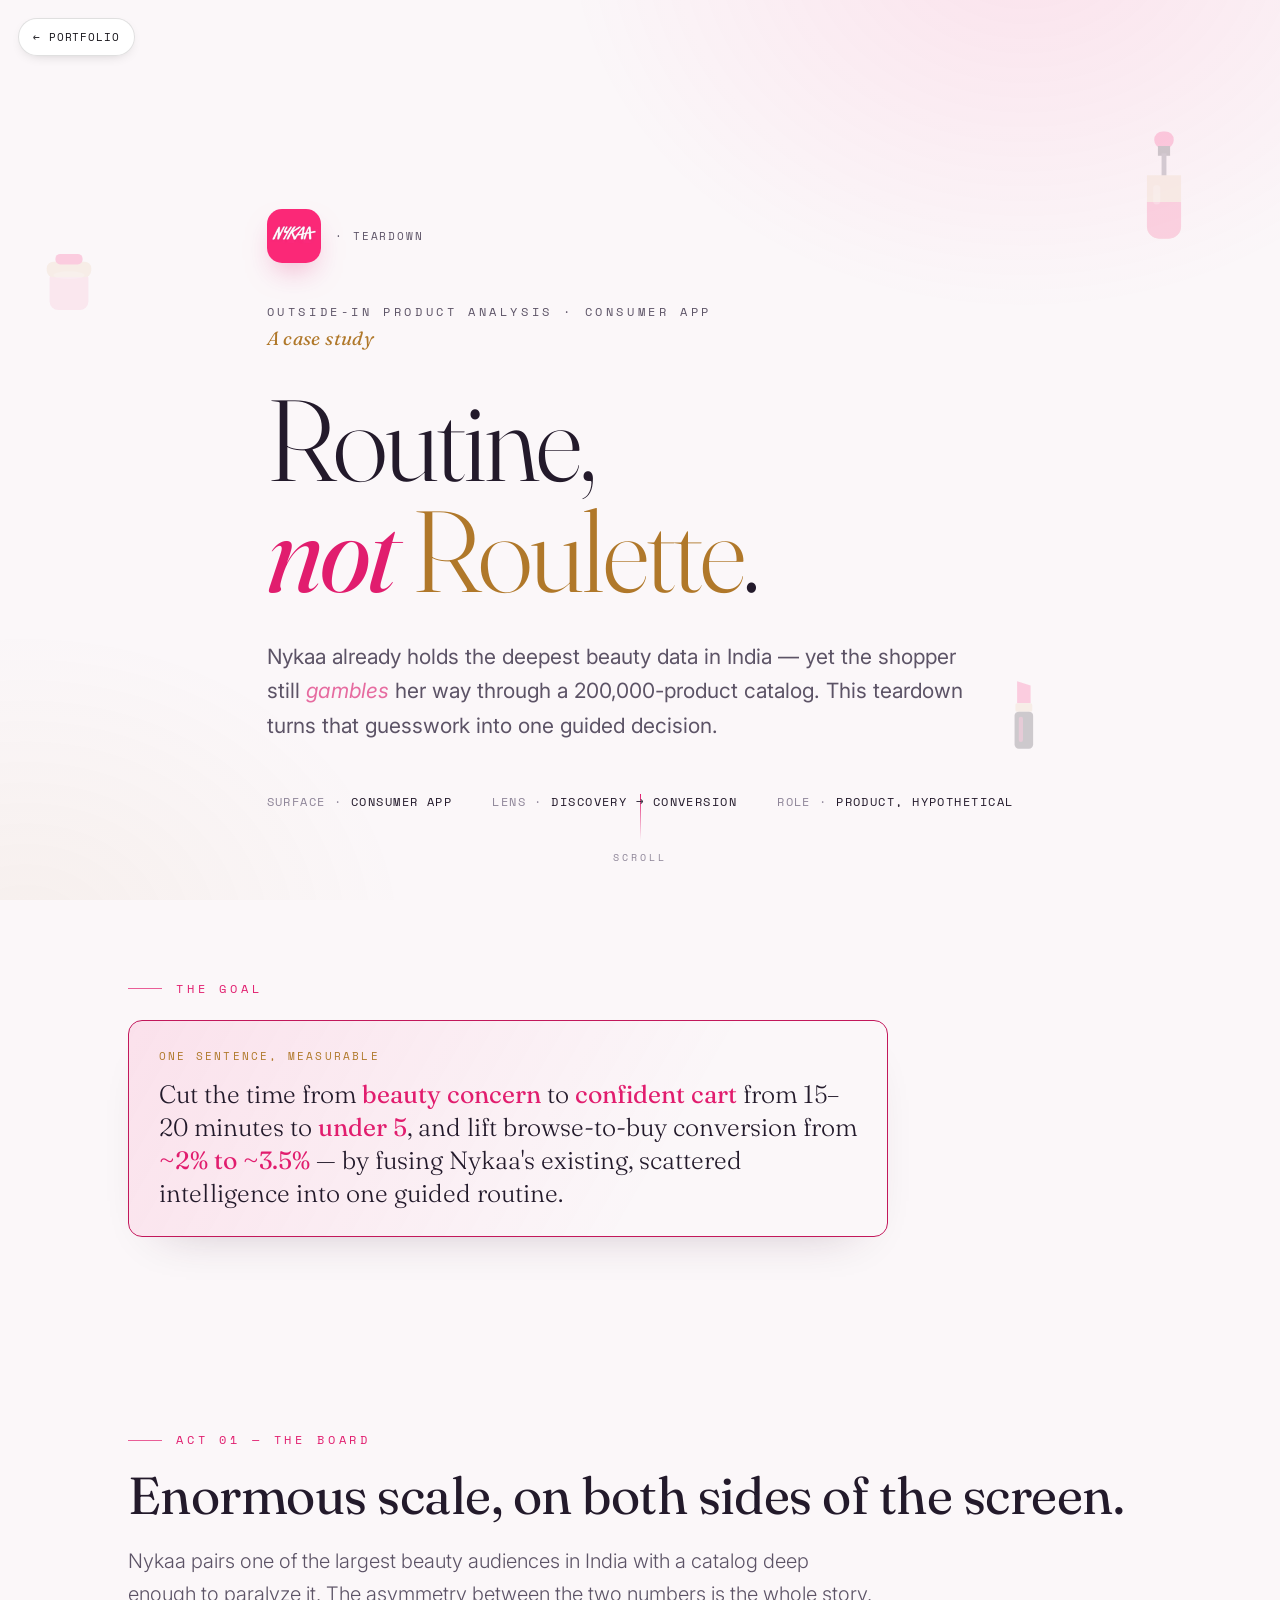
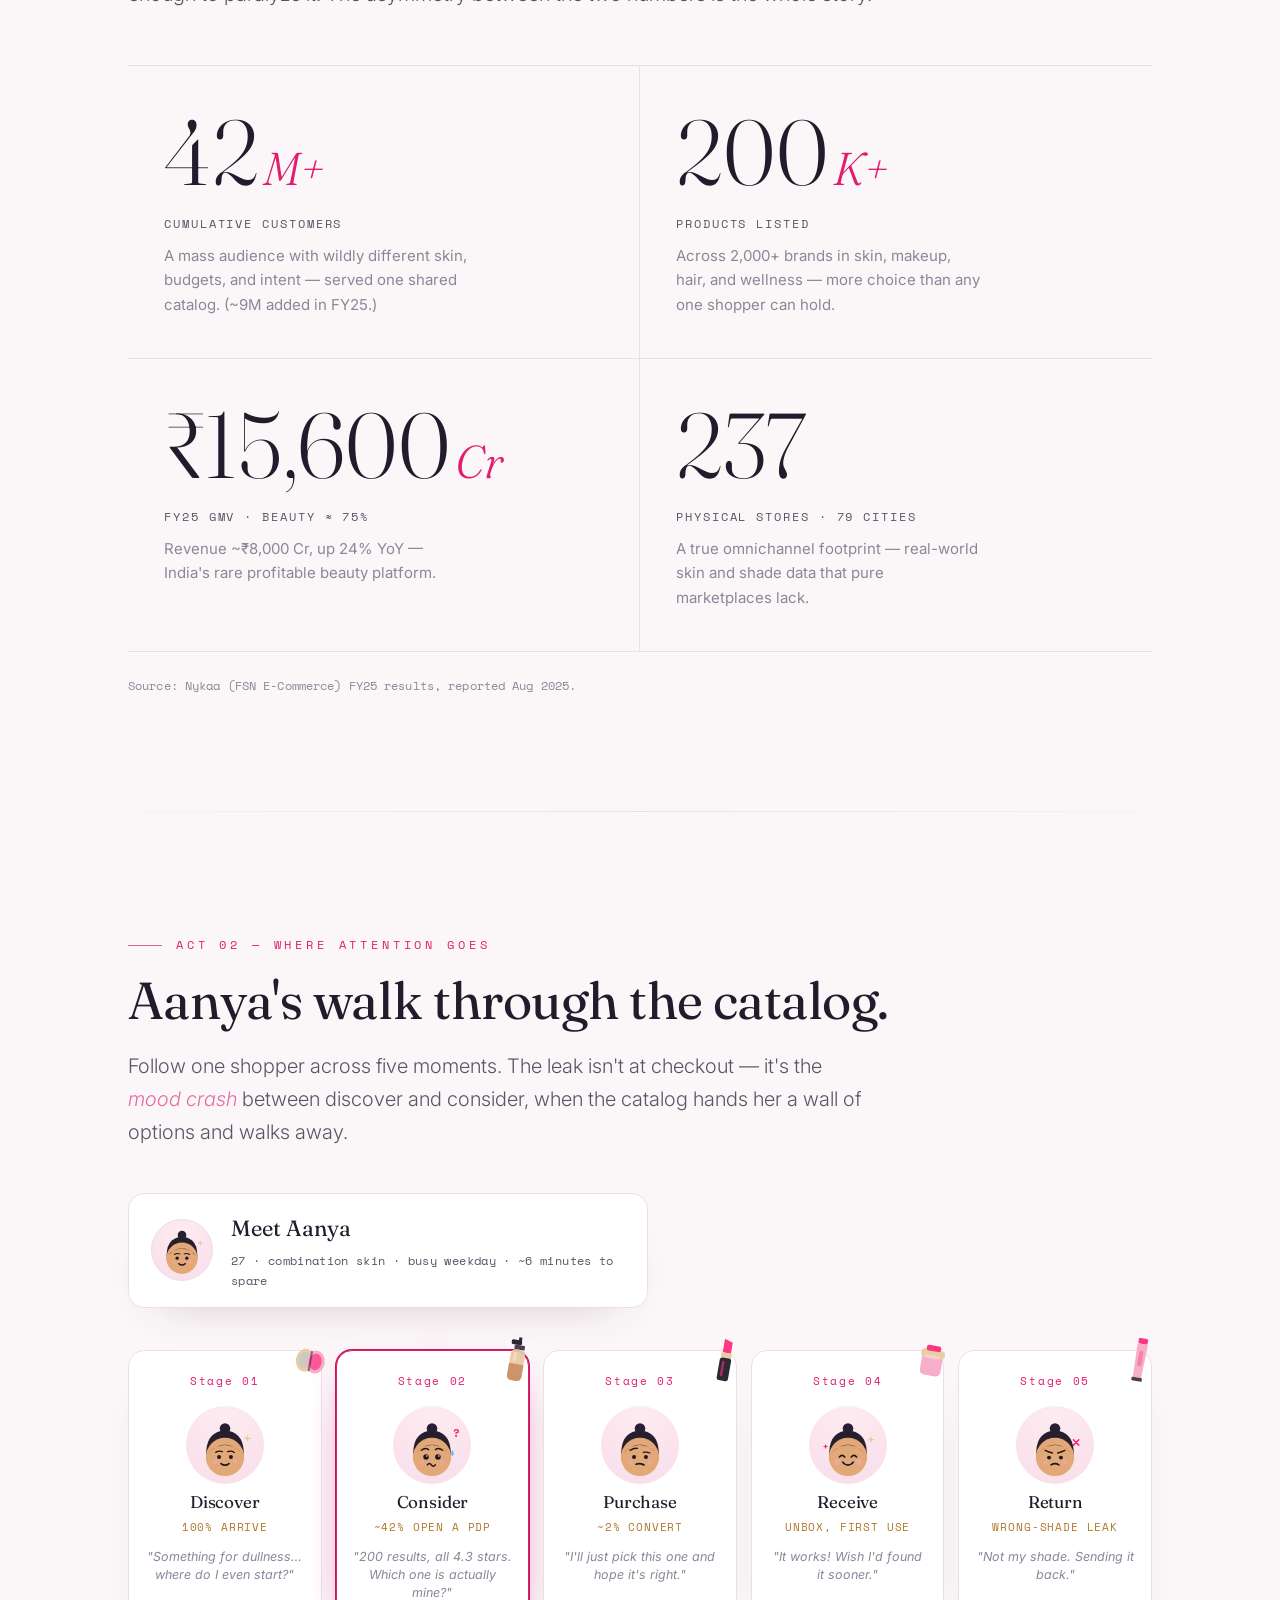
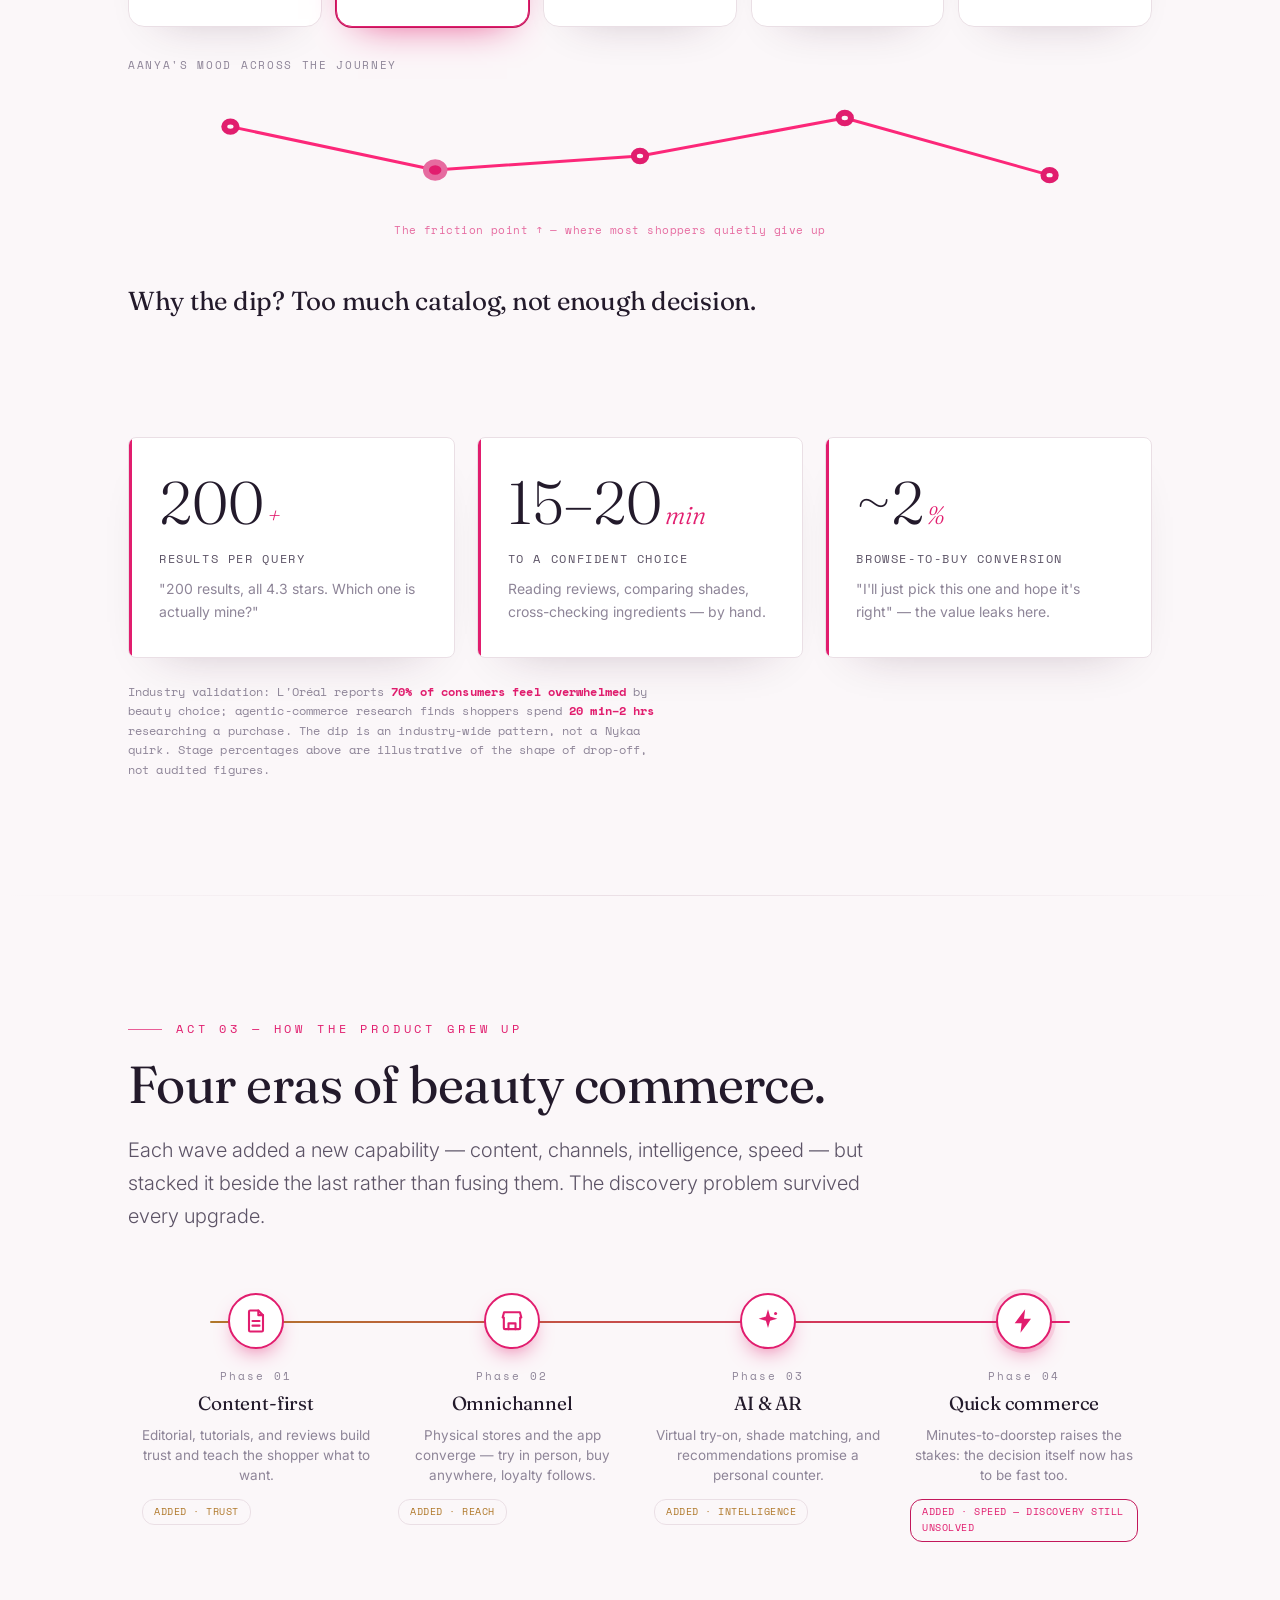
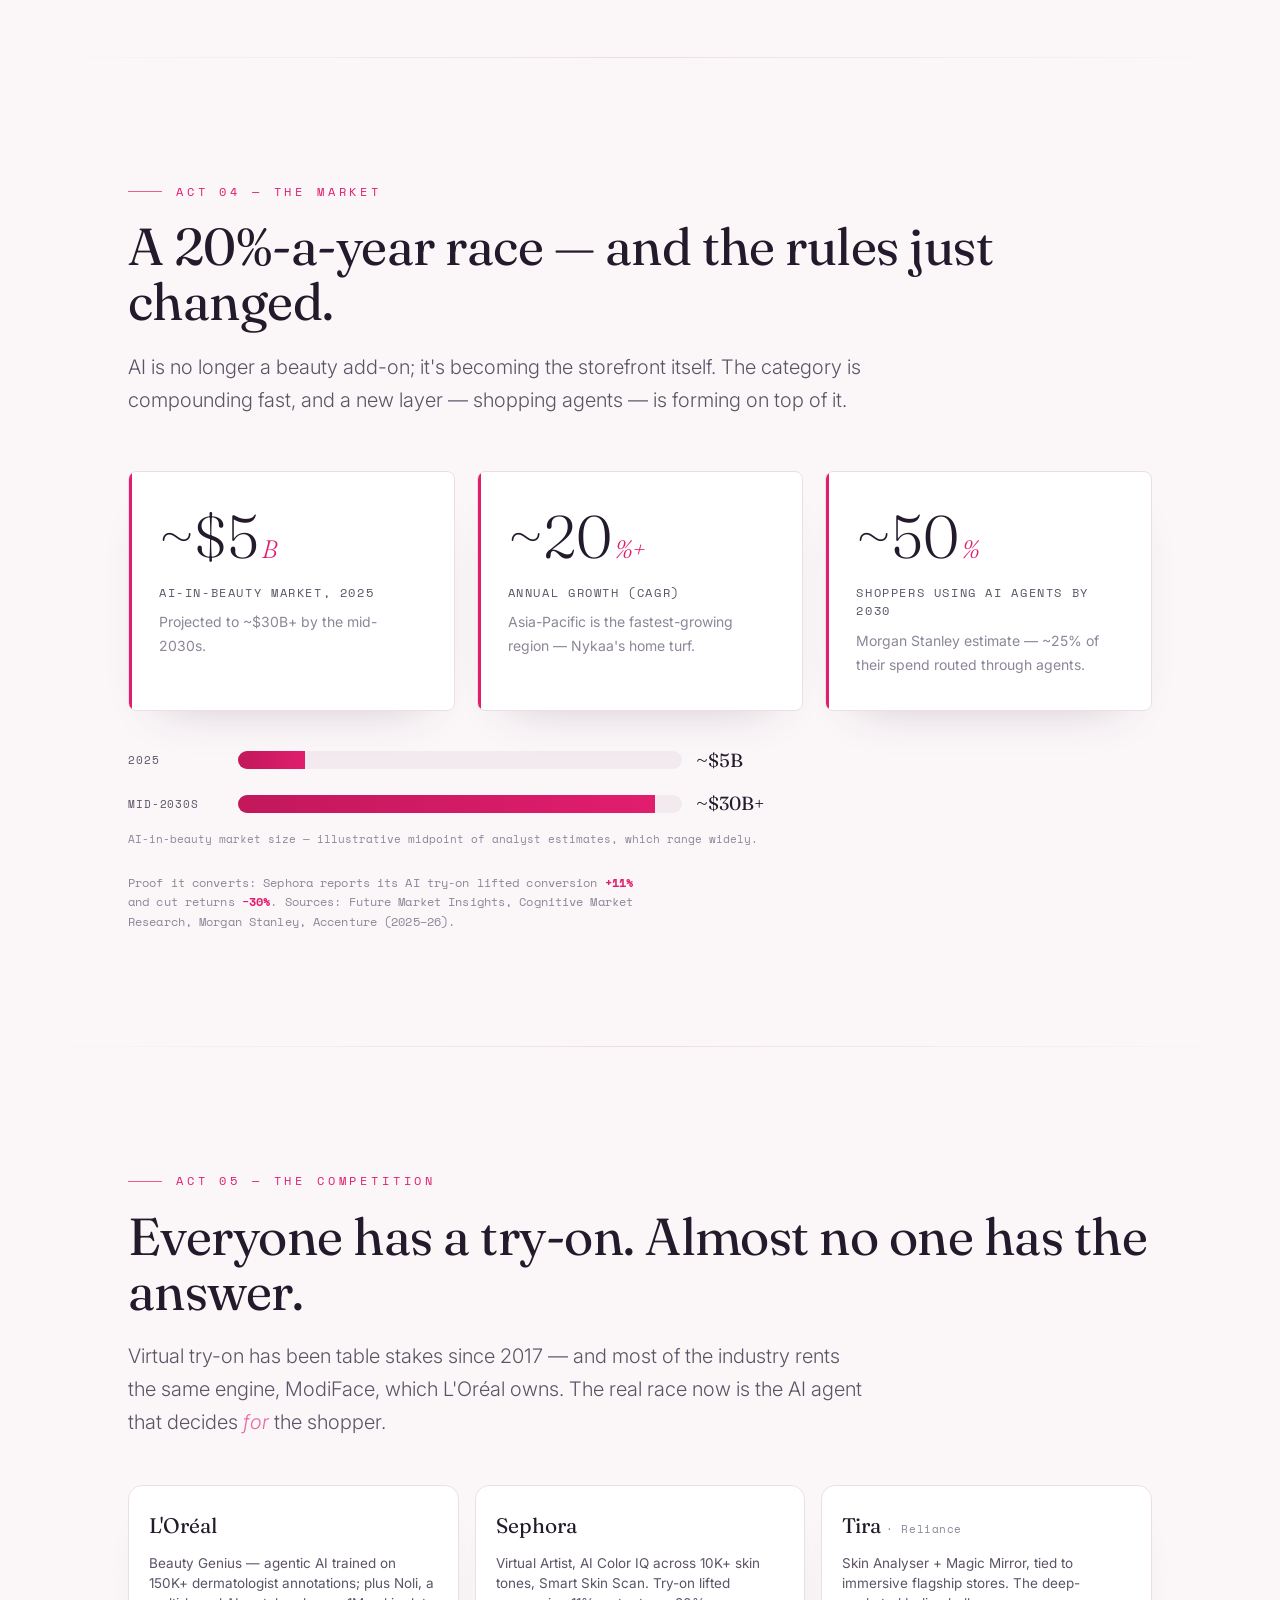
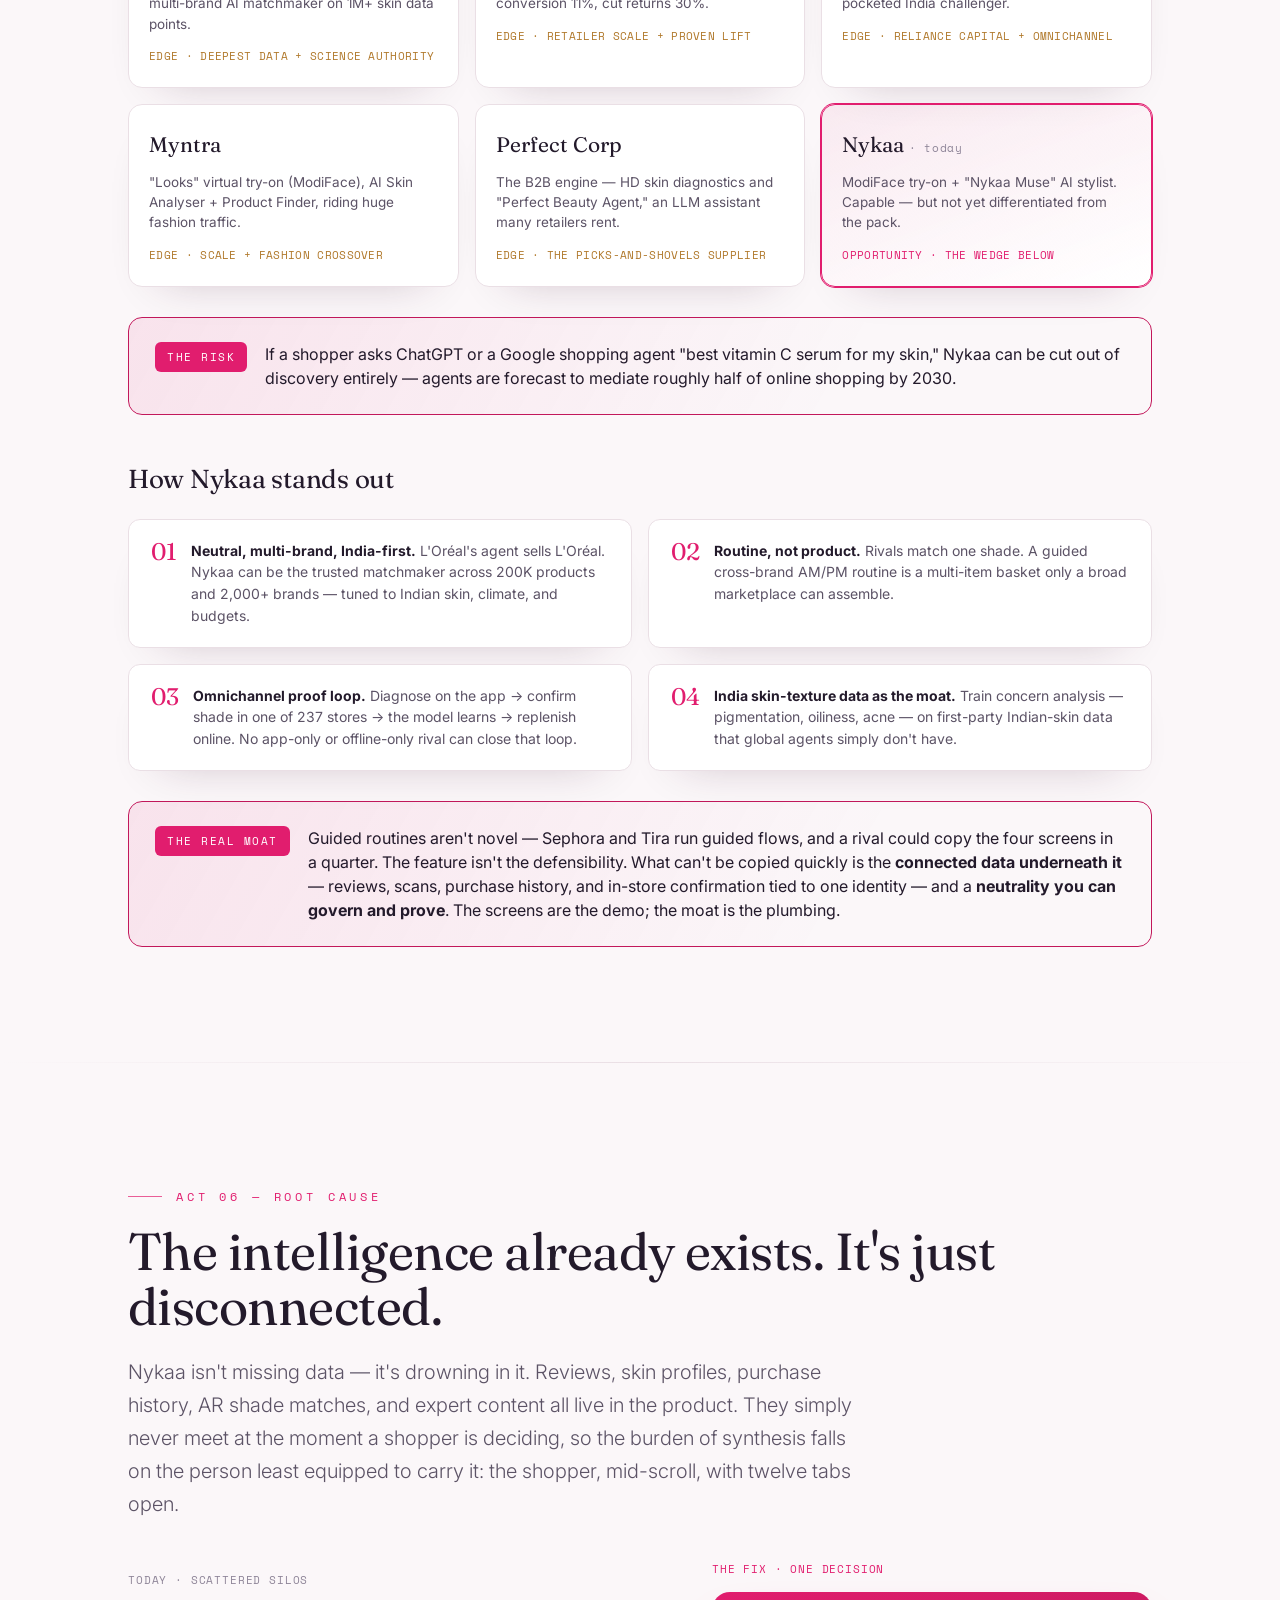
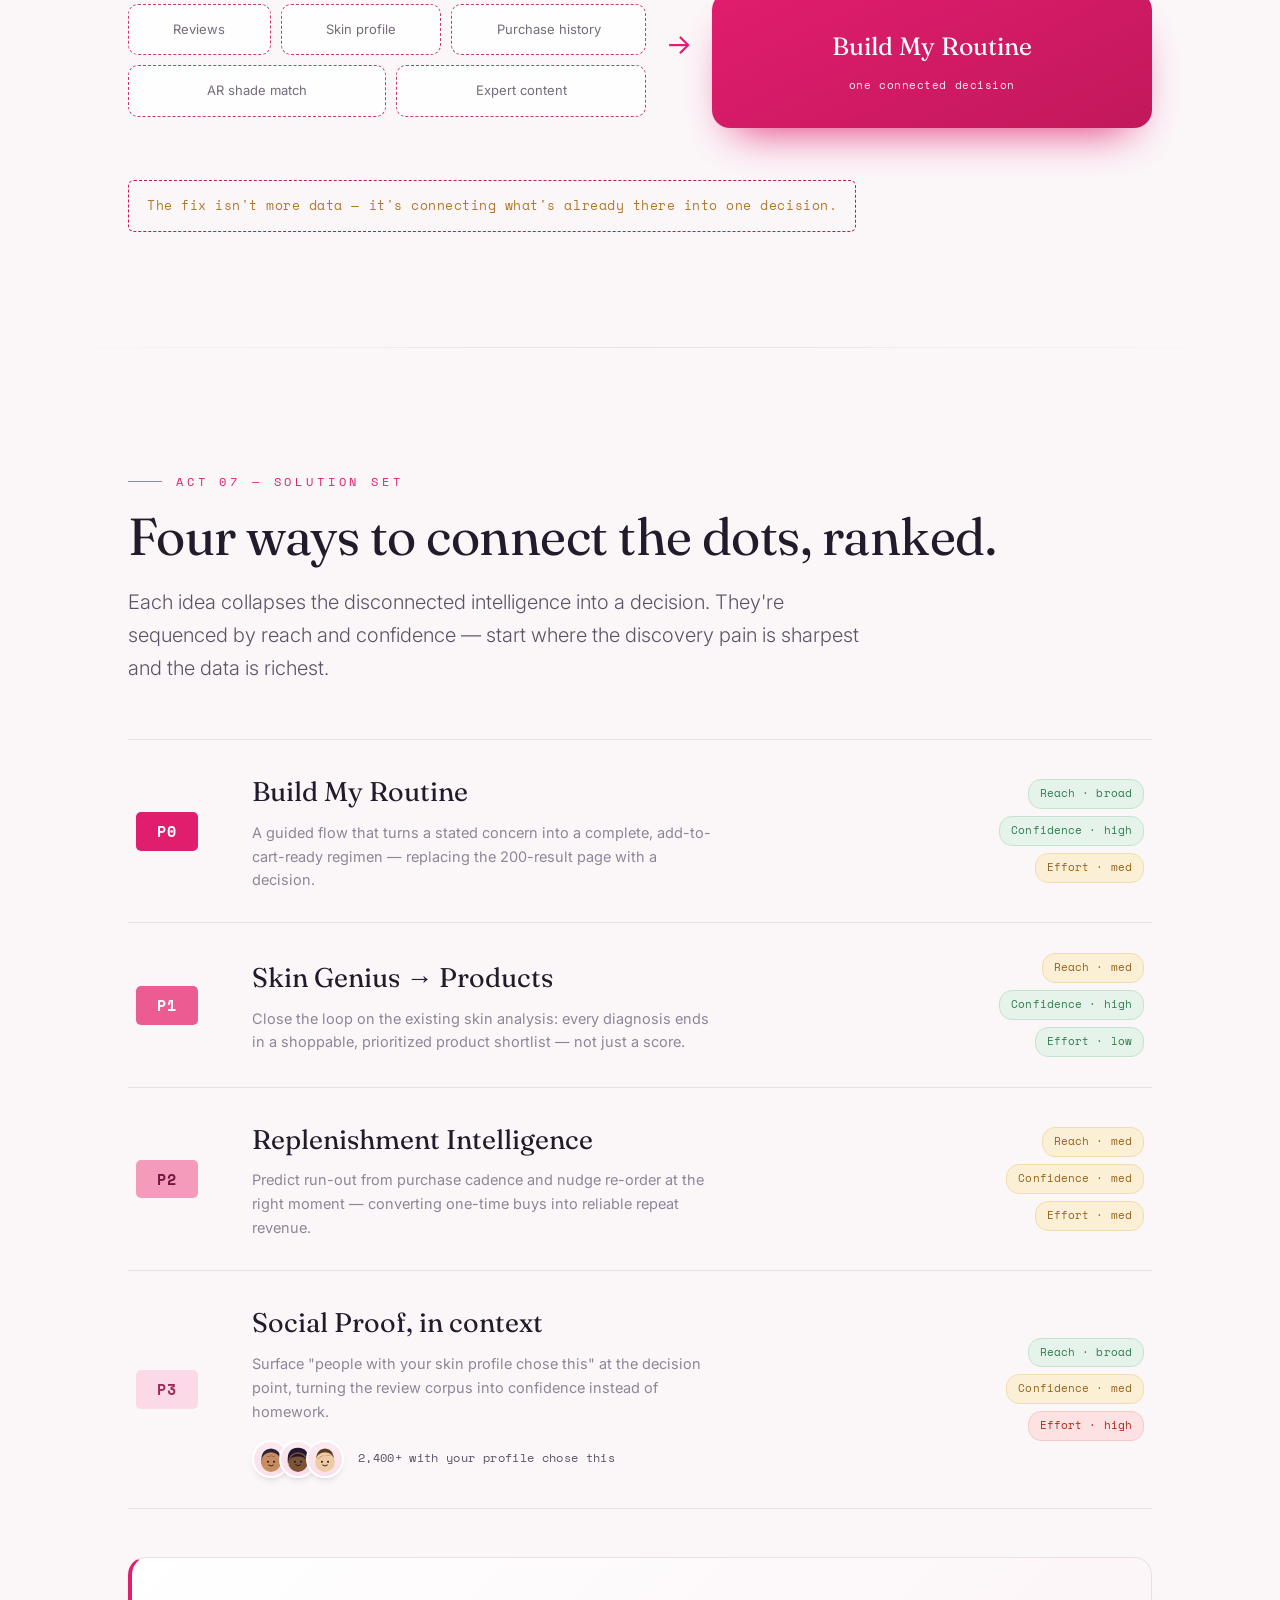
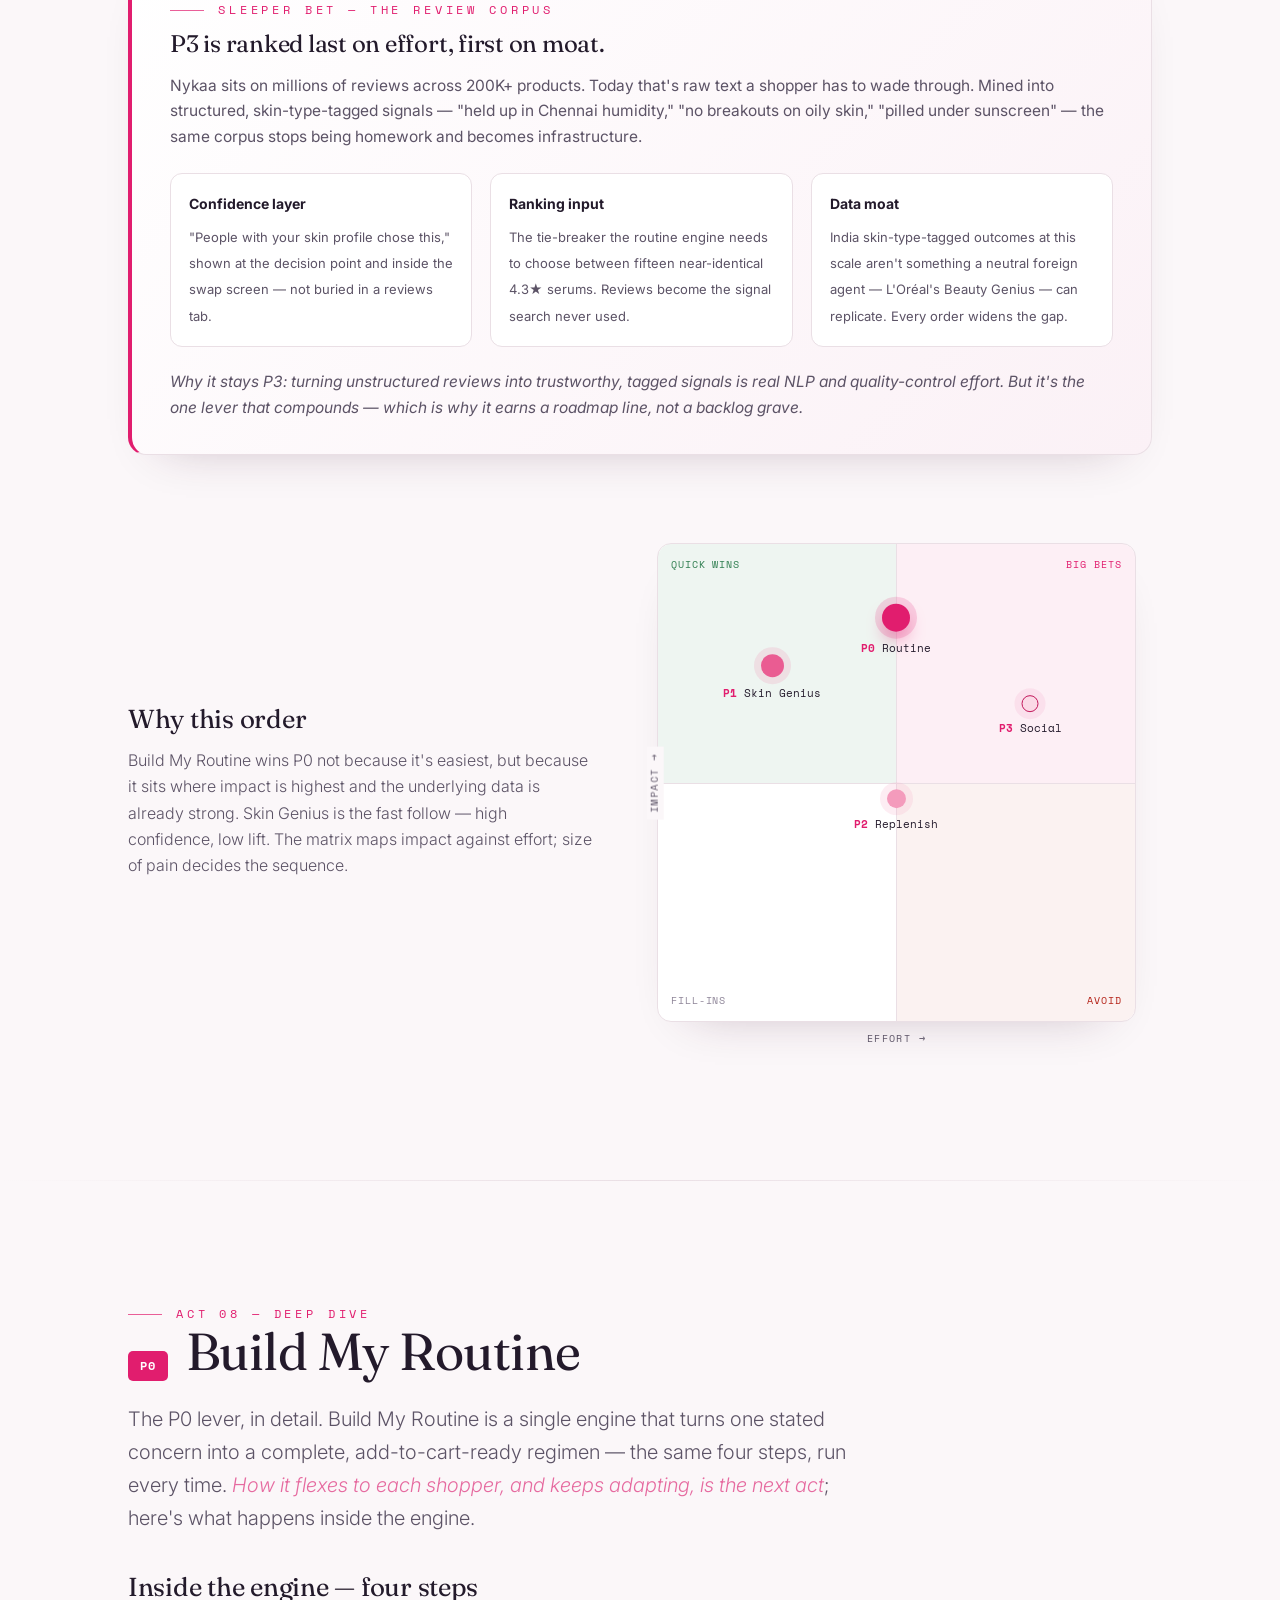
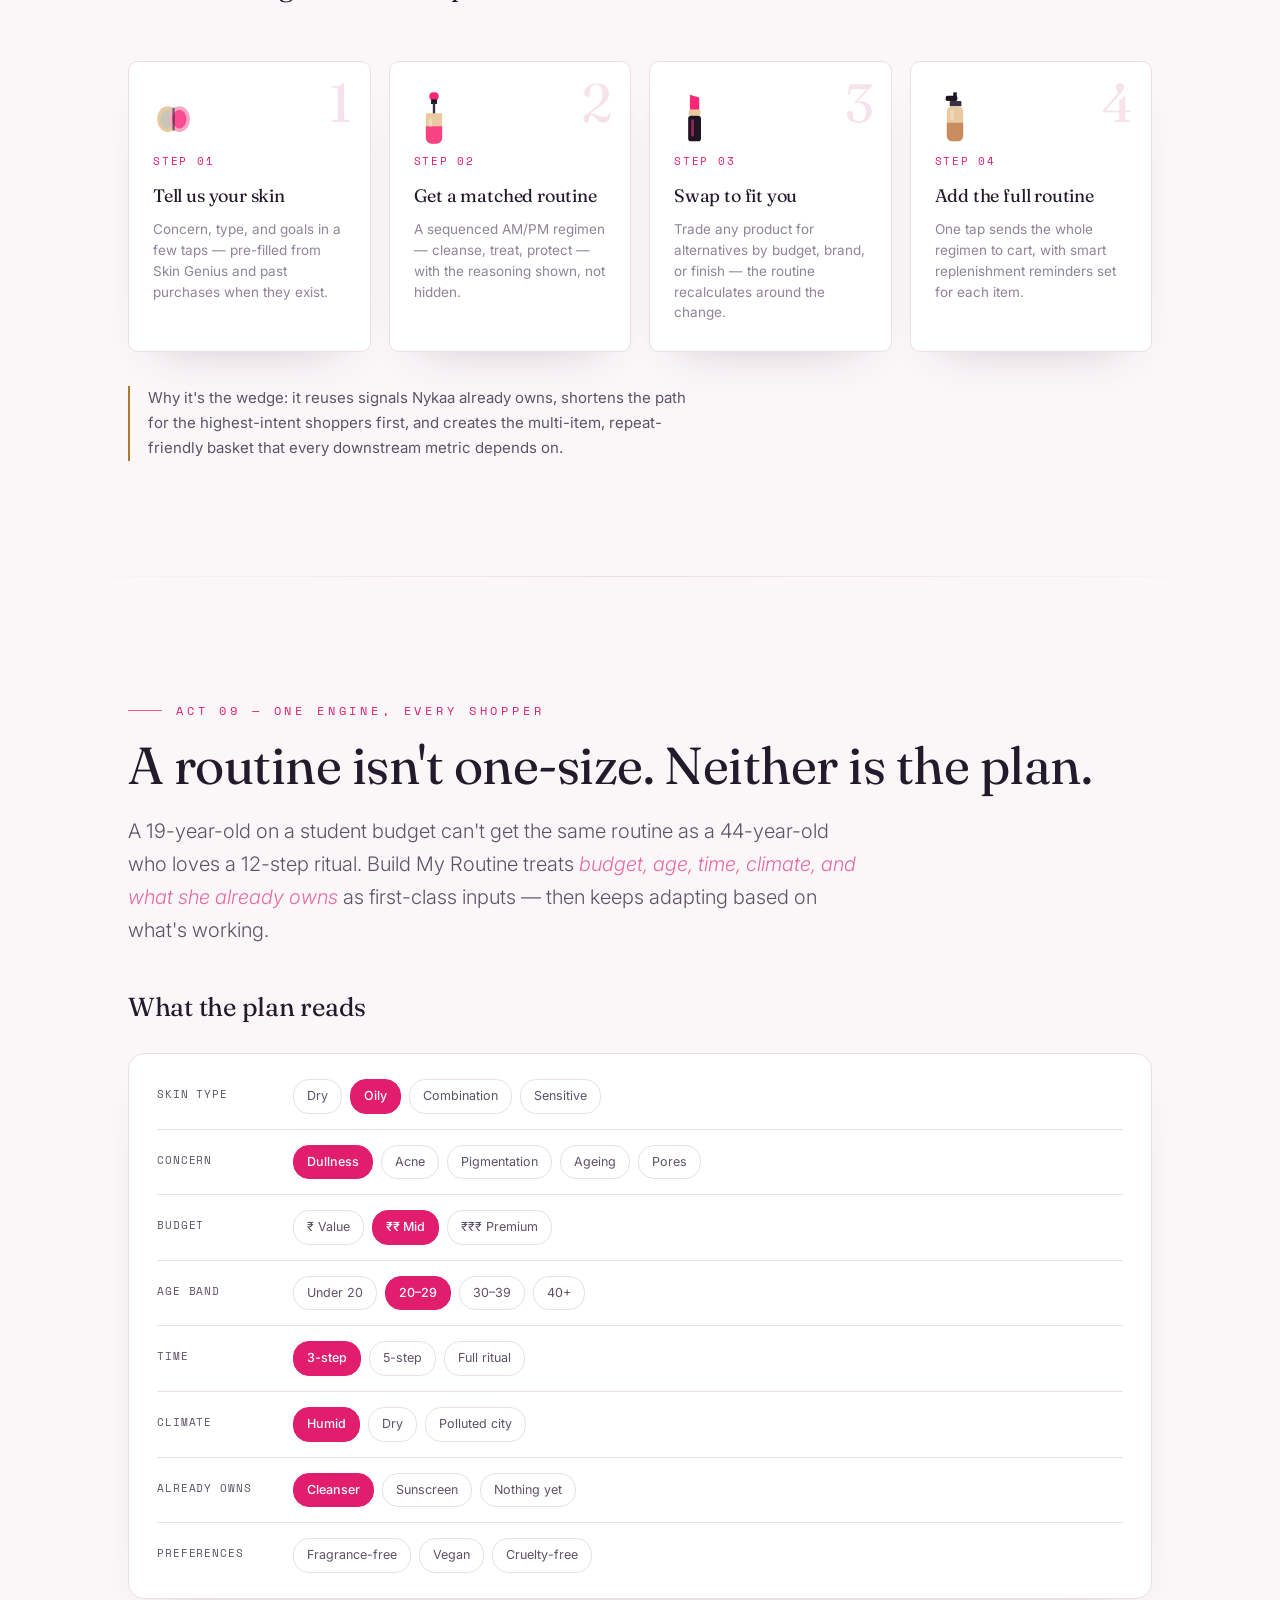
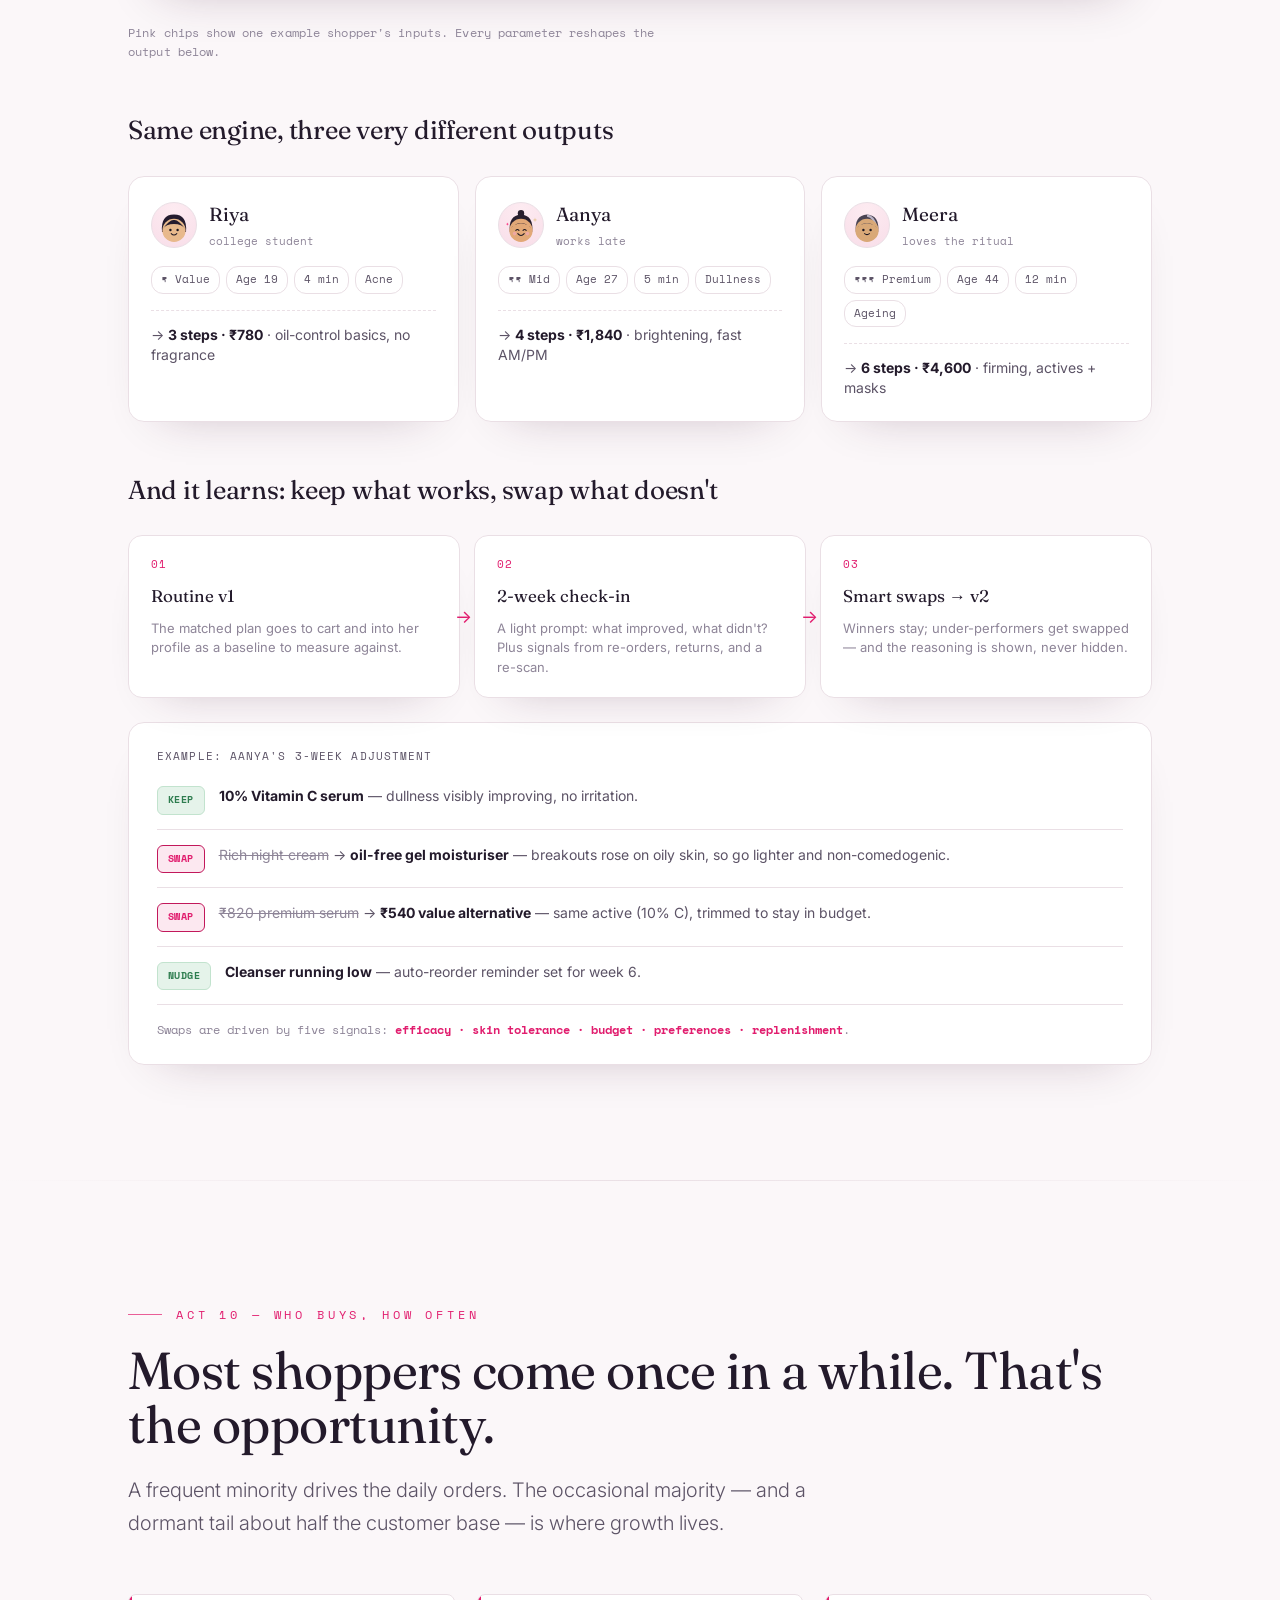
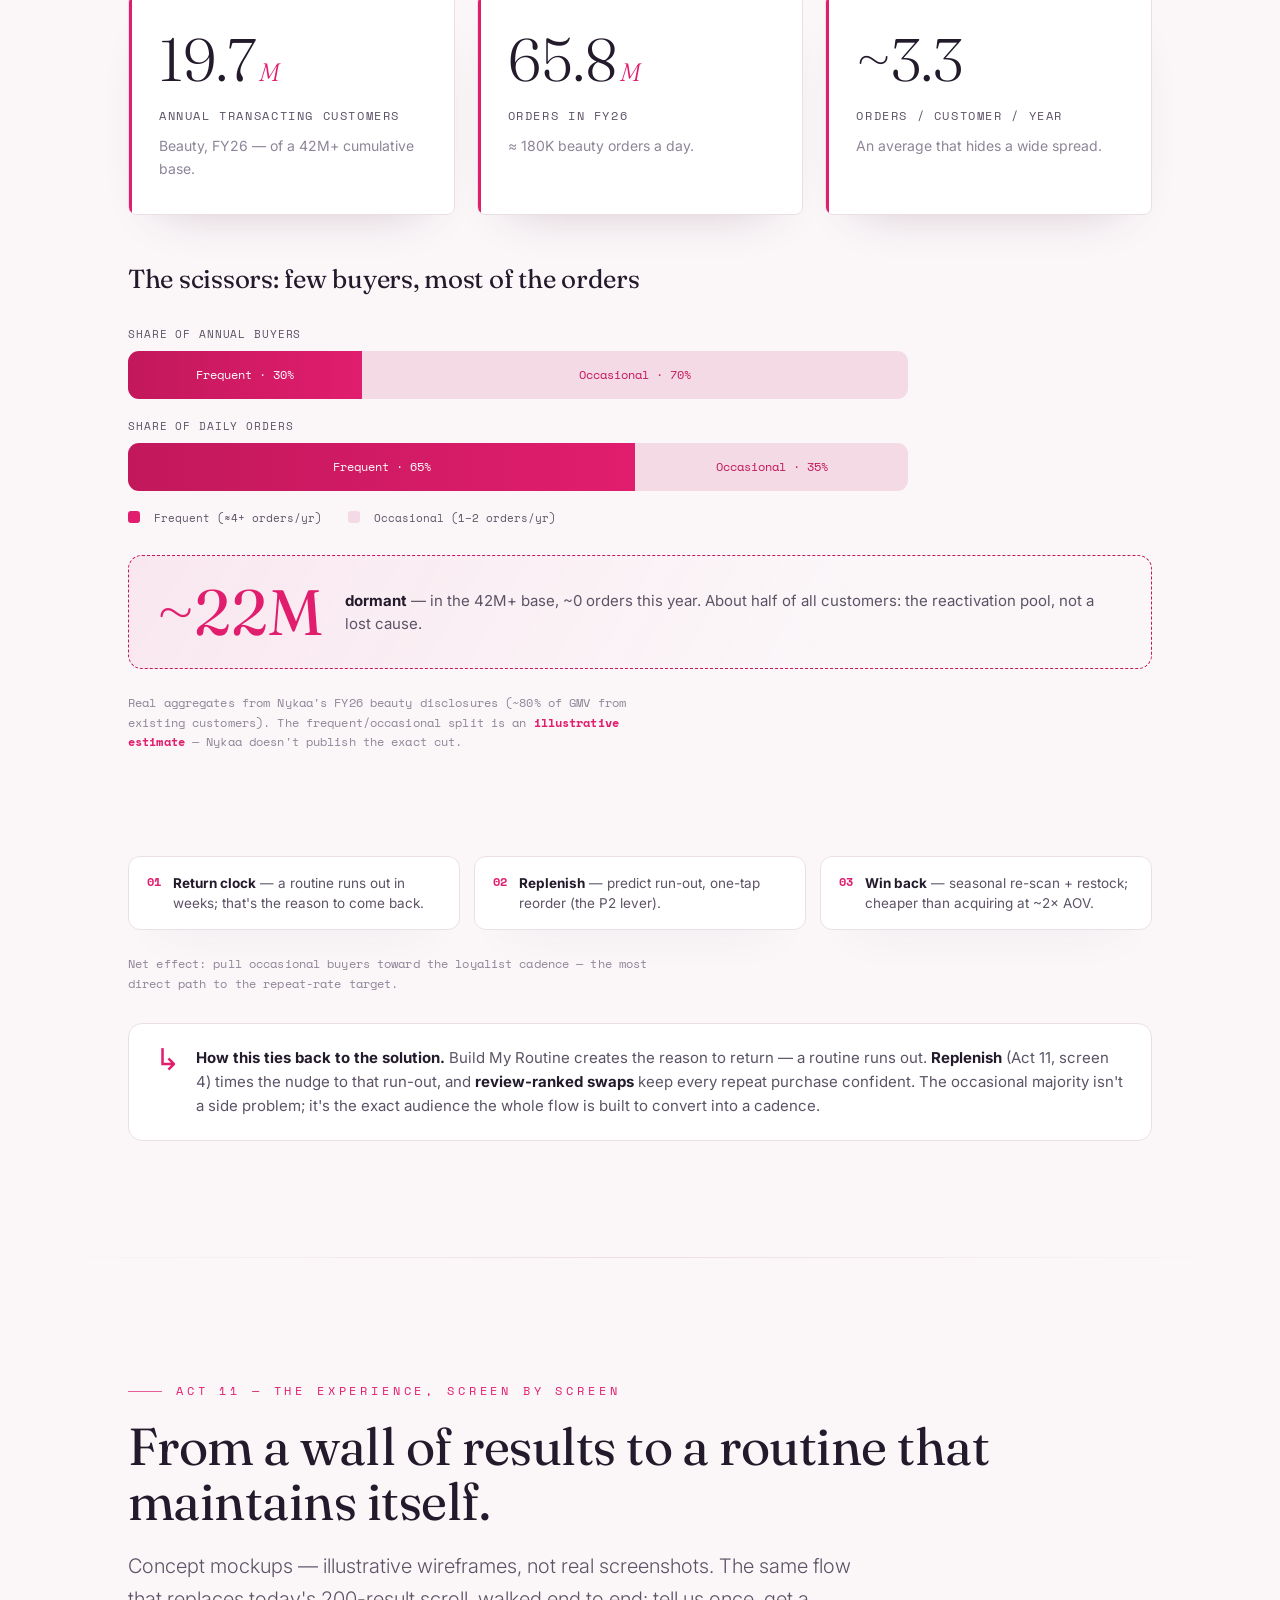
<file: case-studies/nykaa-routine.html>
<!DOCTYPE html>
<html lang="en">
<head>
<meta charset="UTF-8">
<meta name="viewport" content="width=device-width, initial-scale=1.0">
<title>Routine, not Roulette · Nykaa Product Teardown</title>
<link rel="icon" type="image/png" href="[data-uri]">
<link rel="preconnect" href="https://fonts.googleapis.com">
<link rel="preconnect" href="https://fonts.gstatic.com" crossorigin>
<link href="https://fonts.googleapis.com/css2?family=Fraunces:ital,opsz,wght@0,9..144,300;0,9..144,400;0,9..144,500;0,9..144,600;1,9..144,400&family=Inter:wght@300;400;500;600&family=Space+Mono:wght@400;700&display=swap" rel="stylesheet">
<style>
  :root{
    --ink:#FBF7F9;
    --ink-2:#FFFFFF;
    --ink-3:#F2EAEE;
    --line:#EADFE5;
    --rose:#E11D6E;
    --rose-dim:#C2185B;
    --champagne:#B0782A;
    --blush:#E66BA0;
    --mist:#5C5366;
    --mist-dim:#8E8598;
    --paper:#231A2B;
    --serif:'Fraunces',Georgia,serif;
    --sans:'Inter',system-ui,sans-serif;
    --mono:'Space Mono',ui-monospace,monospace;
    --maxw:1080px;
    --card-sh:0 22px 48px -34px rgba(60,20,50,.30);
  }
  *{box-sizing:border-box;margin:0;padding:0}
  html{scroll-behavior:smooth}
  body{
    background:var(--ink);
    color:var(--mist);
    font-family:var(--sans);
    font-weight:400;
    line-height:1.65;
    -webkit-font-smoothing:antialiased;
    overflow-x:hidden;
  }
  ::selection{background:var(--rose);color:#fff}

  /* ambient glow background */
  body::before{
    content:"";position:fixed;inset:0;z-index:0;pointer-events:none;
    background:
      radial-gradient(60vw 50vw at 80% -8%, rgba(252,39,121,.10), transparent 60%),
      radial-gradient(50vw 40vw at 2% 104%, rgba(176,120,42,.06), transparent 60%);
  }

  .wrap{position:relative;z-index:1;max-width:var(--maxw);margin:0 auto;padding:0 28px}

  /* ---------- shared structural devices ---------- */
  .eyebrow{
    font-family:var(--mono);font-size:12px;font-weight:400;letter-spacing:.32em;
    text-transform:uppercase;color:var(--rose);display:inline-flex;align-items:center;gap:14px;
  }
  .eyebrow::before{content:"";width:34px;height:1px;background:var(--rose);opacity:.7}
  .act-no{font-family:var(--mono);color:var(--champagne);font-size:13px;letter-spacing:.2em}

  h1,h2,h3{font-family:var(--serif);color:var(--paper);font-weight:400;line-height:1.05;letter-spacing:-.01em}
  h2{font-size:clamp(30px,4.6vw,52px);margin:18px 0 22px}
  h3{font-size:clamp(20px,2.4vw,26px);line-height:1.15}
  .lede{font-size:clamp(17px,1.7vw,20px);color:var(--mist);max-width:62ch;font-weight:300}
  em{font-style:italic;color:var(--blush)}
  strong{color:var(--paper);font-weight:500}

  section{padding:clamp(70px,9vw,128px) 0;position:relative}
  .hr{height:1px;background:linear-gradient(90deg,transparent,var(--line),transparent);border:0}

  /* ---------- reveal ---------- */
  .reveal{opacity:0;transform:translateY(26px);transition:opacity .9s cubic-bezier(.16,.84,.44,1),transform .9s cubic-bezier(.16,.84,.44,1)}
  .reveal.in{opacity:1;transform:none}
  .reveal[data-d="1"]{transition-delay:.08s}
  .reveal[data-d="2"]{transition-delay:.16s}
  .reveal[data-d="3"]{transition-delay:.24s}
  .reveal[data-d="4"]{transition-delay:.32s}
  .reveal[data-d="5"]{transition-delay:.40s}

  /* ============ HERO ============ */
  .hero{min-height:100svh;display:flex;flex-direction:column;justify-content:center;padding-top:120px}
  .hero .tag{font-family:var(--mono);font-size:12px;letter-spacing:.3em;color:var(--mist);text-transform:uppercase}
  .hero h1{
    font-size:clamp(46px,9vw,118px);font-weight:300;line-height:.96;margin:26px 0 0;letter-spacing:-.025em;
  }
  .hero h1 .pink{color:var(--rose);font-style:italic;font-weight:400}
  .hero h1 .gold{color:var(--champagne)}
  .hero-sub{margin-top:34px;max-width:54ch;font-size:clamp(17px,1.8vw,21px)}
  .hero-meta{margin-top:48px;display:flex;flex-wrap:wrap;gap:14px 40px;font-family:var(--mono);font-size:12px;letter-spacing:.12em;color:var(--mist-dim);text-transform:uppercase}
  .hero-meta b{color:var(--paper);font-weight:400}
  .scroll-cue{position:absolute;bottom:34px;left:50%;transform:translateX(-50%);font-family:var(--mono);font-size:10px;letter-spacing:.3em;color:var(--mist-dim);text-transform:uppercase;display:flex;flex-direction:column;align-items:center;gap:10px}
  .scroll-cue span{width:1px;height:46px;background:linear-gradient(var(--rose),transparent);animation:cue 2.2s ease-in-out infinite}
  @keyframes cue{0%,100%{opacity:.3;transform:scaleY(.5);transform-origin:top}50%{opacity:1;transform:scaleY(1)}}

  /* ============ CONTEXT / scale ============ */
  .scale-grid{display:grid;grid-template-columns:1fr 1fr;gap:0;margin-top:54px;border-top:1px solid var(--line)}
  .scale-cell{padding:40px 36px;border-bottom:1px solid var(--line)}
  .scale-cell:nth-child(odd){border-right:1px solid var(--line)}
  .scale-num{font-family:var(--serif);font-size:clamp(54px,8vw,92px);color:var(--paper);line-height:1;font-weight:300}
  .scale-num .u{color:var(--rose);font-style:italic;font-size:.5em;vertical-align:baseline;margin-left:4px}
  .scale-label{font-family:var(--mono);font-size:12px;letter-spacing:.16em;text-transform:uppercase;color:var(--mist);margin-top:16px}
  .scale-note{margin-top:10px;font-size:15px;color:var(--mist-dim);max-width:34ch}

  /* ============ FUNNEL ============ */
  .funnel{margin-top:56px;display:flex;flex-direction:column;gap:14px}
  .stage{position:relative}
  .stage-bar{
    height:74px;border-radius:4px;display:flex;align-items:center;padding:0 26px;color:#fff;
    background:linear-gradient(90deg,var(--rose-dim),var(--rose));
    width:var(--w);transform-origin:left;transition:width 1.3s cubic-bezier(.22,.8,.3,1)}
  .funnel:not(.in) .stage-bar{width:0 !important}
  .stage:nth-child(2) .stage-bar{background:linear-gradient(90deg,#7a2148,#e23a7c)}
  .stage:nth-child(3) .stage-bar{background:linear-gradient(90deg,#5e1e3c,#c83069)}
  .stage:nth-child(4) .stage-bar{background:linear-gradient(90deg,#4a1830,#a8285a)}
  .stage:nth-child(5) .stage-bar{background:linear-gradient(90deg,#3a1426,#8d2049)}
  .stage-name{font-family:var(--sans);font-weight:500;font-size:16px;letter-spacing:.02em;white-space:nowrap}
  .stage-meta{position:absolute;top:50%;transform:translateY(-50%);right:-12px;transform:translate(100%,-50%);padding-left:20px;font-family:var(--mono);font-size:13px;color:var(--mist);white-space:nowrap}
  .stage-meta b{color:var(--champagne)}
  .funnel-foot{margin-top:30px;font-size:15px;color:var(--mist-dim);border-left:2px solid var(--rose);padding-left:18px;max-width:60ch}

  /* ============ TECH EVOLUTION ============ */
  .era-track{margin-top:60px;display:grid;grid-template-columns:repeat(4,1fr);gap:0;position:relative}
  .era-track::before{content:"";position:absolute;top:9px;left:6%;right:6%;height:1px;background:var(--line)}
  .era-prog{content:"";position:absolute;top:9px;left:6%;height:1px;background:linear-gradient(90deg,var(--champagne),var(--rose));width:0;transition:width 1.8s ease}
  .era-track.in .era-prog{width:88%}
  .era{padding:0 14px;position:relative}
  .era .dot{width:18px;height:18px;border-radius:50%;background:var(--ink);border:2px solid var(--rose);margin:0 auto;position:relative;z-index:2;box-shadow:0 0 0 5px var(--ink)}
  .era:first-child .dot{border-color:var(--champagne)}
  .era .yr{text-align:center;font-family:var(--mono);font-size:11px;letter-spacing:.18em;color:var(--mist-dim);margin-top:18px}
  .era h3{text-align:center;font-size:19px;margin-top:8px}
  .era p{text-align:center;font-size:13.5px;color:var(--mist-dim);margin-top:10px;line-height:1.5}

  /* ============ PROBLEM ============ */
  .prob-head{max-width:64ch}
  .stat-row{display:grid;grid-template-columns:repeat(3,1fr);gap:22px;margin-top:54px}
  .stat-card{background:var(--ink-2);border:1px solid var(--line);border-radius:8px;padding:34px 30px;position:relative;overflow:hidden}
  .stat-card::after{content:"";position:absolute;left:0;top:0;bottom:0;width:3px;background:var(--rose)}
  .stat-big{font-family:var(--serif);font-size:clamp(40px,5.4vw,60px);color:var(--paper);line-height:1;font-weight:300}
  .stat-big .u{font-size:.42em;color:var(--rose);font-style:italic;margin-left:3px}
  .stat-cap{font-family:var(--mono);font-size:11.5px;letter-spacing:.14em;text-transform:uppercase;color:var(--mist);margin-top:18px}
  .stat-sub{font-size:14px;color:var(--mist-dim);margin-top:8px}

  /* ============ ROOT CAUSE ============ */
  .root{display:grid;grid-template-columns:1.05fr .95fr;gap:60px;align-items:center;margin-top:44px}
  .root-copy h2{margin-top:14px}
  .root-copy p{margin-top:18px;max-width:46ch}
  .root-tag{font-family:var(--mono);font-size:13px;color:var(--champagne);letter-spacing:.04em;border:1px dashed var(--rose-dim);padding:14px 18px;border-radius:6px;margin-top:26px;display:inline-block}
  .node-viz{position:relative;aspect-ratio:1/1;width:100%}
  .node-viz svg{width:100%;height:100%;overflow:visible}
  .nv-line{stroke:var(--rose);stroke-width:1.4;stroke-dasharray:300;stroke-dashoffset:300;transition:stroke-dashoffset 1.1s ease}
  .node-viz.in .nv-line{stroke-dashoffset:0}
  .nv-line.l2{transition-delay:.15s}.nv-line.l3{transition-delay:.3s}.nv-line.l4{transition-delay:.45s}
  .nv-node{fill:var(--ink-3);stroke:var(--line);stroke-width:1.4}
  .nv-node-t{font-family:var(--mono);font-size:9.5px;fill:var(--mist);letter-spacing:.04em}
  .nv-core{fill:var(--rose)}
  .nv-core-t{font-family:var(--sans);font-size:11px;fill:#fff;font-weight:600}
  .nv-core-g{opacity:0;transition:opacity .8s ease .5s}
  .node-viz.in .nv-core-g{opacity:1}

  /* ============ SOLUTIONS ============ */
  .sol-grid{display:flex;flex-direction:column;gap:0;margin-top:54px;border-top:1px solid var(--line)}
  .sol-row{display:grid;grid-template-columns:88px 1fr auto;gap:28px;align-items:center;padding:30px 8px;border-bottom:1px solid var(--line);transition:background .4s}
  .sol-row:hover{background:var(--ink-2)}
  .sol-p{font-family:var(--mono);font-size:15px;font-weight:700;letter-spacing:.06em;padding:7px 0;text-align:center;border-radius:5px;width:62px;color:#fff}
  .p0{background:var(--rose)}
  .p1{background:#b8345f}
  .p2{background:#7a2a47;color:var(--blush)}
  .p3{background:transparent;border:1px solid var(--rose-dim);color:var(--mist)}
  .sol-name{font-family:var(--serif);font-size:clamp(20px,2.4vw,27px);color:var(--paper);font-weight:400}
  .sol-desc{font-size:14.5px;color:var(--mist-dim);margin-top:6px;max-width:52ch}
  .sol-score{font-family:var(--mono);font-size:12px;color:var(--mist);text-align:right;line-height:1.7;white-space:nowrap}
  .sol-score b{color:var(--champagne)}

  /* impact / effort matrix */
  .matrix-block{margin-top:64px;display:grid;grid-template-columns:1fr 1.1fr;gap:48px;align-items:center}
  .matrix-block h3{margin-bottom:12px}
  .matrix-block .lede{font-size:16px}
  .matrix{position:relative;aspect-ratio:1/1;border:1px solid var(--line);border-radius:14px;margin:24px 16px 42px;background:#fff;box-shadow:var(--card-sh)}
  .matrix::before{content:"";position:absolute;left:50%;top:0;bottom:0;width:1px;background:var(--line);z-index:2}
  .matrix::after{content:"";position:absolute;top:50%;left:0;right:0;height:1px;background:var(--line);z-index:2}
  .mx-quad{position:absolute;width:50%;height:50%;font-family:var(--mono);font-size:9.5px;letter-spacing:.1em;text-transform:uppercase;padding:13px;z-index:1;display:flex}
  .q-tl{top:0;left:0;background:rgba(46,125,79,.08);color:#2E7D4F;border-top-left-radius:14px;align-items:flex-start;justify-content:flex-start}
  .q-tr{top:0;right:0;background:rgba(225,29,110,.07);color:var(--rose);border-top-right-radius:14px;align-items:flex-start;justify-content:flex-end;text-align:right}
  .q-bl{bottom:0;left:0;color:var(--mist-dim);border-bottom-left-radius:14px;align-items:flex-end;justify-content:flex-start}
  .q-br{bottom:0;right:0;background:rgba(180,35,24,.06);color:#B42318;border-bottom-right-radius:14px;align-items:flex-end;justify-content:flex-end;text-align:right}
  .mx-axis-y{position:absolute;left:-3px;top:50%;transform:translate(-50%,-50%) rotate(-90deg);font-family:var(--mono);font-size:10px;letter-spacing:.14em;text-transform:uppercase;color:var(--mist);z-index:3;background:var(--ink);padding:0 7px}
  .mx-axis-x{position:absolute;bottom:-26px;left:50%;transform:translateX(-50%);font-family:var(--mono);font-size:10px;letter-spacing:.14em;text-transform:uppercase;color:var(--mist);z-index:3}
  .dot-sol{position:absolute;transform:translate(-50%,50%);opacity:0;transition:opacity .6s ease,transform .7s cubic-bezier(.2,.8,.3,1);z-index:4;text-align:center}
  .matrix.in .dot-sol{opacity:1}
  .dot-sol .pt{border-radius:50%;margin:0 auto;display:block}
  .dot-sol.s0 .pt{width:28px;height:28px;background:#E11D6E;box-shadow:0 0 0 7px rgba(225,29,110,.16),0 10px 20px -6px var(--rose)}
  .dot-sol.s1 .pt{width:23px;height:23px;background:#EA5C92;box-shadow:0 0 0 7px rgba(234,92,146,.15)}
  .dot-sol.s2 .pt{width:19px;height:19px;background:#F49BBC;box-shadow:0 0 0 7px rgba(244,155,188,.18)}
  .dot-sol.s3 .pt{width:17px;height:17px;background:#FBD9E6;border:1.5px solid var(--rose-dim);box-shadow:0 0 0 7px rgba(225,29,110,.07)}
  .dot-sol .lbl{display:block;font-family:var(--mono);font-size:10.5px;color:var(--paper);margin-top:8px;white-space:nowrap;text-align:center;font-weight:500}
  .dot-sol .lbl b{color:var(--rose)}

  /* ============ DEEP DIVE ============ */
  .dd-head{display:flex;align-items:baseline;gap:18px;flex-wrap:wrap}
  .dd-badge{font-family:var(--mono);font-size:12px;font-weight:700;background:var(--rose);color:#fff;padding:5px 12px;border-radius:5px;letter-spacing:.08em}
  .flow{margin-top:58px;display:grid;grid-template-columns:repeat(4,1fr);gap:18px}
  .step{background:var(--ink-2);border:1px solid var(--line);border-radius:10px;padding:28px 24px;position:relative;overflow:hidden}
  .step::before{content:attr(data-n);position:absolute;top:14px;right:18px;font-family:var(--serif);font-size:54px;color:var(--ink-3);line-height:1;font-weight:400;z-index:0}
  .step .sn-no{font-family:var(--mono);font-size:11px;letter-spacing:.16em;color:var(--rose);position:relative;z-index:1}
  .step h3{font-size:18px;margin-top:16px;position:relative;z-index:1}
  .step p{font-size:13.5px;color:var(--mist-dim);margin-top:12px;position:relative;z-index:1;line-height:1.55}
  .step .arrow{position:absolute;top:50%;right:-13px;transform:translateY(-50%);color:var(--rose);font-size:18px;z-index:3;display:none}
  .dd-note{margin-top:34px;font-size:15px;color:var(--mist);border-left:2px solid var(--champagne);padding-left:18px;max-width:64ch}

  /* ============ METRICS ============ */
  .metrics{margin-top:54px;display:grid;grid-template-columns:1fr 1fr;gap:24px}
  .metric{background:var(--ink-2);border:1px solid var(--line);border-radius:10px;padding:30px 32px}
  .metric .mlabel{font-family:var(--mono);font-size:12px;letter-spacing:.14em;text-transform:uppercase;color:var(--mist)}
  .metric .mrow{display:flex;align-items:baseline;gap:16px;margin-top:18px}
  .mfrom{font-family:var(--serif);font-size:30px;color:var(--mist-dim);font-weight:300}
  .marrow{color:var(--rose);font-size:18px}
  .mto{font-family:var(--serif);font-size:clamp(38px,5vw,52px);color:var(--paper);font-weight:300;line-height:1}
  .mto .u{font-size:.4em;color:var(--rose);font-style:italic}
  .mbar{height:6px;background:var(--ink-3);border-radius:4px;margin-top:22px;overflow:hidden}
  .mbar i{display:block;height:100%;background:linear-gradient(90deg,var(--rose-dim),var(--rose));width:0;transition:width 1.4s cubic-bezier(.2,.8,.3,1)}
  .metrics.in .mbar i{width:var(--fill)}
  .metric .mhint{font-size:13px;color:var(--mist-dim);margin-top:14px}
  .north{margin-top:38px;background:linear-gradient(120deg,rgba(252,39,121,.12),rgba(232,201,160,.06));border:1px solid var(--rose-dim);border-radius:10px;padding:28px 32px}
  .north .nl{font-family:var(--mono);font-size:11px;letter-spacing:.18em;text-transform:uppercase;color:var(--champagne)}
  .north p{margin-top:10px;font-family:var(--serif);font-size:clamp(20px,2.6vw,28px);color:var(--paper);font-weight:300;line-height:1.25}

  /* ============ FOOTER ============ */
  footer{padding:70px 0 90px;border-top:1px solid var(--line);margin-top:40px}
  .foot-row{display:flex;justify-content:space-between;align-items:flex-end;flex-wrap:wrap;gap:24px}
  footer .fnote{font-size:13px;color:var(--mist-dim);max-width:54ch}
  footer .fmark{font-family:var(--serif);font-style:italic;font-size:22px;color:var(--paper)}
  footer .fmark span{color:var(--rose)}

  /* ---------- responsive ---------- */
  @media(max-width:860px){
    .root,.matrix-block{grid-template-columns:1fr;gap:40px}
    .flow{grid-template-columns:1fr 1fr}
    .era-track{grid-template-columns:1fr 1fr;gap:40px 0}
    .era-track::before,.era-prog{display:none}
    .metrics{grid-template-columns:1fr}
    .stage-meta{position:static;transform:none;display:block;margin-top:8px;padding-left:0;color:var(--mist)}
    .stage-bar{min-width:140px}
  }
  @media(max-width:560px){
    .scale-grid{grid-template-columns:1fr}
    .scale-cell:nth-child(odd){border-right:0}
    .stat-row{grid-template-columns:1fr}
    .flow{grid-template-columns:1fr}
    .sol-row{grid-template-columns:62px 1fr;gap:18px}
    .sol-score{grid-column:2;text-align:left;margin-top:4px}
  }
  @media(prefers-reduced-motion:reduce){
    .reveal{opacity:1!important;transform:none!important}
    .stage-bar,.mbar i,.era-prog{transition:none!important}
    .scroll-cue span{animation:none}
  }
  /* ===== ADDED: illustration + journey components ===== */
  .hero{position:relative;overflow:hidden}
  .accent{position:absolute;z-index:0;opacity:.20;pointer-events:none}
  .accent svg{width:100%;height:100%;display:block}
  .float{animation:floaty 9s ease-in-out infinite}
  @keyframes floaty{0%,100%{transform:translateY(0) rotate(var(--r,0deg))}50%{transform:translateY(-18px) rotate(var(--r,0deg))}}

  .cs-name{font-family:var(--serif);font-style:italic;font-size:clamp(15px,1.8vw,19px);color:var(--champagne);letter-spacing:.02em;display:inline-block;margin-bottom:4px}

  /* goal band */
  .goalband{padding-top:clamp(38px,6vw,70px);padding-bottom:clamp(38px,6vw,70px)}
  .goalbar{margin-top:22px;border:1px solid var(--rose-dim);border-radius:14px;padding:26px 30px;background:linear-gradient(120deg,rgba(252,39,121,.10),transparent 70%);max-width:760px}
  .goalbar .gl{font-family:var(--mono);font-size:11px;letter-spacing:.2em;text-transform:uppercase;color:var(--champagne)}
  .goalbar p{margin-top:12px;font-family:var(--serif);font-size:clamp(18px,2.3vw,25px);color:var(--paper);font-weight:300;line-height:1.32}
  .goalbar b{color:var(--rose);font-weight:400}

  /* persona */
  .persona{display:flex;align-items:center;gap:18px;margin-top:44px;background:var(--ink-2);border:1px solid var(--line);border-radius:16px;padding:16px 22px;max-width:520px}
  .persona .pic{width:62px;height:62px;flex:0 0 62px;border-radius:50%;border:1px solid var(--line);overflow:hidden;display:flex;align-items:flex-end;justify-content:center;background:radial-gradient(120% 120% at 50% 18%,#FDEBF1,#F7DBE7)}
  .persona .pic svg{width:54px;height:54px;margin-bottom:-2px}
  .persona .pn{font-family:var(--serif);font-size:22px;color:var(--paper)}
  .persona .pd{font-family:var(--mono);font-size:12px;color:var(--mist);letter-spacing:.03em;margin-top:5px}

  /* journey map */
  .journey{margin-top:42px;display:grid;grid-template-columns:repeat(5,1fr);gap:14px}
  .jstage{position:relative;background:var(--ink-2);border:1px solid var(--line);border-radius:16px;padding:22px 16px 24px;text-align:center}
  .jstage.friction{border-color:var(--rose);box-shadow:0 0 0 1px var(--rose-dim),0 14px 40px -22px var(--rose)}
  .jstage .jno{font-family:var(--mono);font-size:10.5px;letter-spacing:.16em;color:var(--rose)}
  .jstage .jcos{position:absolute;top:-16px;right:-6px;width:34px;height:50px;opacity:.92;transform:rotate(10deg)}
  .jstage .jcos svg{width:100%;height:100%}
  .jstage .jface{width:78px;height:78px;margin:16px auto 8px;border-radius:50%;overflow:hidden;display:flex;align-items:flex-end;justify-content:center;background:radial-gradient(120% 120% at 50% 16%,#FDEBF1,#F7DBE7)}
  .jstage .jface svg{width:66px;height:66px;margin-bottom:-2px}
  .jstage h3{font-size:17px}
  .jstage .jconv{font-family:var(--mono);font-size:10.5px;letter-spacing:.08em;color:var(--champagne);margin-top:7px;text-transform:uppercase}
  .jstage .jthink{font-size:12.5px;color:var(--mist-dim);font-style:italic;margin-top:12px;line-height:1.45;min-height:54px}

  /* mood curve */
  .moodline{margin-top:30px;position:relative}
  .moodline .ml-cap{font-family:var(--mono);font-size:10.5px;letter-spacing:.16em;text-transform:uppercase;color:var(--mist-dim)}
  .moodline svg{width:100%;height:130px;display:block;margin-top:10px;overflow:visible}
  .ml-curve{stroke-dasharray:1200;stroke-dashoffset:1200;transition:stroke-dashoffset 1.8s cubic-bezier(.22,.8,.3,1)}
  .moodline.in .ml-curve{stroke-dashoffset:0}
  .ml-dot{fill:var(--ink);stroke:var(--rose);stroke-width:6;opacity:0;transition:opacity .5s ease .6s;vector-effect:non-scaling-stroke}
  .moodline.in .ml-dot{opacity:1}
  .ml-dot.big{fill:var(--rose);stroke:var(--blush);transition-delay:.9s}
  .ml-flag{margin-top:6px;text-align:left;font-family:var(--mono);font-size:11px;color:var(--blush);letter-spacing:.04em;padding-left:26%}

  /* flow step icons */
  .step .step-ic{width:40px;height:56px;margin-bottom:6px;position:relative;z-index:1}
  .step .step-ic svg{width:100%;height:100%}

  /* avatar cluster */
  .avatars{display:flex;align-items:center;margin-top:16px}
  .avatars .av{width:38px;height:38px;border-radius:50%;border:2px solid var(--ink-2);margin-left:-11px;overflow:hidden;background:radial-gradient(120% 120% at 50% 16%,#FDEBF1,#F7DBE7);display:flex;align-items:flex-end;justify-content:center;box-shadow:0 4px 10px -6px rgba(60,20,50,.4)}
  .avatars .av:first-child{margin-left:0}
  .avatars .av svg{width:34px;height:34px;margin-bottom:-1px}
  .avatars .cap{margin-left:14px;font-family:var(--mono);font-size:11.5px;color:var(--mist);letter-spacing:.03em}

  @media(max-width:860px){
    .journey{display:flex;overflow-x:auto;scroll-snap-type:x mandatory;gap:12px;margin-left:-28px;margin-right:-28px;padding:18px 28px 6px}
    .jstage{flex:0 0 200px;scroll-snap-align:start}
    .jstage .jthink{min-height:0}
    .ml-flag{padding-left:8%}
  }
  @media(prefers-reduced-motion:reduce){
    .float{animation:none}
    .ml-curve{transition:none}
  }
  /* brand mark */
  .brand-lockup{display:flex;align-items:center;gap:14px;margin-bottom:34px}
  .brand-logo{width:54px;height:54px;display:inline-block;border-radius:15px;flex:0 0 auto;background:#FC2779 url("[data-uri]") center/cover no-repeat;box-shadow:0 14px 32px -14px rgba(225,29,110,.65)}
  .brand-word{display:inline-flex;align-items:center}
  .brand-word i{font-family:var(--mono);font-style:normal;font-size:11px;letter-spacing:.18em;text-transform:uppercase;color:var(--mist)}
  .brand-logo.sm{width:34px;height:34px;border-radius:9px;vertical-align:middle;margin-right:12px;box-shadow:none}
  footer .fmark{display:flex;align-items:center}

  /* light-theme depth */
  .stat-card,.jstage,.step,.metric,.persona,.goalbar,.north{box-shadow:var(--card-sh)}
  .step::before{color:#F7E1EB}
  /* ===== ADDED: market, competition, mockups ===== */
  .src{font-family:var(--mono);font-size:11.5px;color:var(--mist-dim);letter-spacing:.01em;margin-top:24px;line-height:1.7;max-width:76ch}
  .src b{color:var(--rose)}

  /* market growth bars */
  .market-growth{margin-top:34px;max-width:640px}
  .mg-row{display:grid;grid-template-columns:96px 1fr 72px;align-items:center;gap:14px;margin-bottom:12px}
  .mg-label{font-family:var(--mono);font-size:11px;color:var(--mist);letter-spacing:.08em;text-transform:uppercase}
  .mg-bar{height:18px;background:var(--ink-3);border-radius:9px;overflow:hidden}
  .mg-bar i{display:block;height:100%;width:0;background:linear-gradient(90deg,var(--rose-dim),var(--rose));transition:width 1.5s cubic-bezier(.2,.8,.3,1)}
  .market-growth.in i{width:var(--w)}
  .mg-val{font-family:var(--serif);font-size:19px;color:var(--paper)}
  .mg-cap{font-family:var(--mono);font-size:10.5px;color:var(--mist-dim);margin-top:6px}

  /* competitor grid */
  .cmp-grid{margin-top:46px;display:grid;grid-template-columns:repeat(3,1fr);gap:16px}
  .cmp-card{background:var(--ink-2);border:1px solid var(--line);border-radius:14px;padding:22px 20px;box-shadow:var(--card-sh)}
  .cmp-card.now{border-color:var(--rose);box-shadow:0 0 0 1px var(--rose),var(--card-sh);background:linear-gradient(160deg,rgba(225,29,110,.06),#fff)}
  .cmp-name{font-family:var(--serif);font-size:21px;color:var(--paper)}
  .cmp-name span{font-family:var(--mono);font-size:11px;color:var(--mist-dim);letter-spacing:.05em}
  .cmp-has{font-size:13.5px;color:var(--mist);margin-top:10px;line-height:1.5}
  .cmp-edge{font-family:var(--mono);font-size:10.5px;letter-spacing:.03em;color:var(--champagne);margin-top:14px;text-transform:uppercase}
  .cmp-card.now .cmp-edge{color:var(--rose)}

  .insight{margin-top:30px;display:flex;gap:18px;align-items:flex-start;background:linear-gradient(120deg,rgba(225,29,110,.09),transparent 70%);border:1px solid var(--rose-dim);border-radius:14px;padding:24px 26px}
  .insight-l{font-family:var(--mono);font-size:11px;letter-spacing:.14em;text-transform:uppercase;color:#fff;background:var(--rose);padding:6px 12px;border-radius:6px;flex:0 0 auto}
  .insight p{font-size:16px;color:var(--paper);line-height:1.5}

  .wedge{margin-top:24px;display:grid;grid-template-columns:1fr 1fr;gap:16px}
  .wedge-item{display:flex;gap:14px;background:var(--ink-2);border:1px solid var(--line);border-radius:12px;padding:20px 22px;font-size:14px;color:var(--mist);line-height:1.55;box-shadow:var(--card-sh)}
  .wedge-item b{color:var(--paper)}
  .wi-no{font-family:var(--serif);font-size:24px;color:var(--rose);flex:0 0 auto;line-height:1}

  /* phone mockups */
  .mock-row{margin-top:50px;display:grid;grid-template-columns:1fr 1fr;gap:40px;justify-items:center;align-items:start}
  .mock{margin:0;display:flex;flex-direction:column;align-items:center}
  .mock-tag{font-family:var(--mono);font-size:11px;letter-spacing:.1em;text-transform:uppercase;padding:6px 15px;border-radius:20px;margin-bottom:22px;font-weight:700}
  .mock-tag.current{background:var(--ink-3);color:var(--mist);border:1px solid var(--line)}
  .mock-tag.suggested{background:var(--rose);color:#fff;box-shadow:0 8px 20px -10px var(--rose)}
  .phone{width:300px;max-width:88vw;aspect-ratio:300/616;background:#100d14;border-radius:42px;padding:0;position:relative;overflow:hidden;box-shadow:0 44px 80px -42px rgba(50,15,45,.65),0 0 0 2px #d9cdd5}
  .phone::before{content:"";position:absolute;top:19px;left:50%;transform:translateX(-50%);width:92px;height:7px;background:#000;border-radius:6px;z-index:6}
  .screen{position:absolute;inset:11px;background:#fff;border-radius:31px;overflow:hidden;padding:30px 15px 16px;display:flex;flex-direction:column}
  .ph-status{display:flex;justify-content:space-between;align-items:center;font-family:var(--mono);font-size:11px;color:#1C1622;font-weight:700;margin-bottom:13px}
  .ph-sig{width:34px;height:11px;border-radius:2px;background:linear-gradient(90deg,#1C1622 64%,#cfc5cd 64%);opacity:.85}
  /* current */
  .ph-search{background:var(--ink-3);border:1px solid var(--line);border-radius:11px;padding:11px 13px;font-size:13px;color:var(--mist);display:flex;align-items:center;gap:8px}
  .ph-search .mag{color:var(--rose);font-size:16px;font-weight:700}
  .ph-meta{display:flex;justify-content:space-between;font-family:var(--mono);font-size:11px;color:var(--mist-dim);margin-top:12px}
  .ph-meta b{color:var(--rose)}
  .ph-chips{display:flex;gap:6px;margin-top:10px;flex-wrap:wrap}
  .ph-chips span{font-size:10px;border:1px solid var(--line);border-radius:14px;padding:4px 9px;color:var(--mist);white-space:nowrap}
  .ph-grid{display:grid;grid-template-columns:1fr 1fr;gap:10px;margin-top:13px}
  .pc-img{height:60px;border-radius:9px;background:var(--c)}
  .pc-l{height:7px;border-radius:4px;background:#ECE3E8;margin-top:7px}
  .pc-l.short{width:58%}
  .pc-meta{font-family:var(--mono);font-size:9.5px;color:var(--mist-dim);margin-top:7px}
  .ph-fade{position:absolute;left:0;right:0;bottom:0;height:64px;background:linear-gradient(transparent,#fff)}
  /* suggested */
  .ph-rhead{font-family:var(--serif);font-size:18px;color:var(--paper);line-height:1.15;margin-bottom:14px}
  .ph-rhead span{display:block;font-family:var(--mono);font-size:9.5px;letter-spacing:.1em;text-transform:uppercase;color:var(--rose);margin-top:5px}
  .rstep{display:flex;align-items:center;gap:12px;background:#FBF4F7;border:1px solid var(--line);border-radius:12px;padding:11px 13px;flex-shrink:0}
  .rstep.hero{border-color:var(--rose);box-shadow:0 0 0 1px var(--rose)}
  .rs-ic{width:26px;height:40px;flex:0 0 26px}
  .rs-ic svg{width:100%;height:100%}
  .rs-step{font-family:var(--mono);font-size:9px;letter-spacing:.08em;text-transform:uppercase;color:var(--rose)}
  .rs-name{font-size:13px;color:var(--paper);font-weight:500;margin-top:2px}
  .rs-meta{font-family:var(--mono);font-size:11px;color:var(--mist);margin-top:4px;display:flex;align-items:center}
  .rs-meta .swap{color:var(--rose);border:1px solid var(--rose-dim);border-radius:10px;padding:1px 8px;margin-left:9px;font-size:9px;text-transform:uppercase;letter-spacing:.06em}
  .ph-why{font-size:11px;color:var(--mist-dim);font-style:italic;margin-top:9px;text-align:center;line-height:1.4}
  .ph-cta{margin-top:14px;flex-shrink:0;background:var(--rose);color:#fff;text-align:center;font-weight:600;font-size:13px;padding:13px;border-radius:12px;box-shadow:0 12px 24px -10px var(--rose)}
  .ph-list{flex:1 1 auto;min-height:0;display:flex;flex-direction:column;justify-content:center;gap:9px}
  .ph-status,.ph-rhead,.ph-why,.ph-scan{flex-shrink:0}
  .ph-list>*{flex-shrink:0}
  /* flow step badge */
  .mock-tag.flow{background:#FBF1F6;color:var(--rose-dim);border:1px solid var(--rose);display:inline-flex;align-items:center}
  .step-no{display:inline-flex;align-items:center;justify-content:center;width:21px;height:21px;border-radius:50%;background:var(--rose);color:#fff;font-family:var(--mono);font-size:11px;font-weight:700;margin-right:9px}
  /* input screen */
  .ph-q{font-family:var(--mono);font-size:9px;letter-spacing:.09em;text-transform:uppercase;color:var(--mist-dim);margin-bottom:6px}
  .ph-opts{display:flex;flex-wrap:wrap;gap:6px;margin-bottom:14px}
  .qchip{font-size:11px;border:1px solid var(--line);border-radius:16px;padding:6px 11px;color:var(--mist);background:#fff;white-space:nowrap}
  .qchip.on{background:var(--rose);border-color:var(--rose);color:#fff;font-weight:600}
  .ph-scan{font-size:10.5px;color:var(--rose);text-align:center;margin-top:6px;font-weight:600}
  /* swap screen */
  .alt{display:flex;align-items:center;gap:11px;border:1px solid var(--line);border-radius:12px;padding:10px 12px}
  .alt.cur{background:var(--ink-3)}
  .alt.pick{border-color:var(--rose);box-shadow:0 0 0 1px var(--rose);background:#FBF4F7}
  .alt-body{flex:1;min-width:0}
  .alt-name{font-size:12.5px;color:var(--paper);font-weight:500}
  .alt-tag{font-family:var(--mono);font-size:9px;color:var(--rose);margin-top:3px;display:block;letter-spacing:.02em;line-height:1.35}
  .alt.cur .alt-tag{color:var(--mist-dim)}
  .alt-pr{font-family:var(--mono);font-size:11px;color:var(--mist);font-weight:700;flex-shrink:0}
  /* replenish screen */
  .repl-card{border:1px solid var(--rose);background:#FBF4F7;border-radius:12px;padding:12px 13px}
  .repl-top{display:flex;justify-content:space-between;align-items:baseline;gap:8px}
  .repl-name{font-size:12.5px;color:var(--paper);font-weight:500}
  .repl-left{font-family:var(--mono);font-size:10px;color:var(--rose);font-weight:700;flex-shrink:0}
  .usage{height:7px;border-radius:5px;background:#EBD7E1;margin-top:10px;overflow:hidden}
  .usage i{display:block;height:100%;width:86%;background:var(--rose);border-radius:5px}
  .repl-note{font-size:11px;color:var(--mist);text-align:center;margin-top:2px;line-height:1.45}
  .repl-note b{color:var(--paper)}
  /* before/after strip */
  .ba-strip{display:inline-flex;align-items:center;gap:13px;margin-top:24px;flex-wrap:wrap}
  .ba-old,.ba-new{font-family:var(--mono);font-size:12px;padding:8px 15px;border-radius:22px}
  .ba-old{background:var(--ink-3);color:var(--mist);border:1px solid var(--line)}
  .ba-new{background:var(--rose);color:#fff}
  .ba-arrow{color:var(--rose);font-weight:700;font-size:16px}
  /* review-corpus spotlight */
  .spotlight{margin-top:48px;background:linear-gradient(135deg,#FFFFFF 0%,#FBF1F6 100%);border:1px solid var(--line);border-left:4px solid var(--rose);border-radius:18px;padding:34px 38px;box-shadow:var(--card-sh)}
  .spotlight .eyebrow{color:var(--rose)}
  .spotlight h3{font-family:var(--serif);font-size:24px;color:var(--paper);margin:10px 0 14px;line-height:1.2}
  .spotlight>p{color:var(--mist);line-height:1.65;font-size:15.5px;max-width:none}
  .sp-grid{display:grid;grid-template-columns:1fr 1fr 1fr;gap:18px;margin-top:24px}
  .sp-cell{background:var(--ink-2);border:1px solid var(--line);border-radius:12px;padding:18px}
  .sp-cell b{display:block;font-size:14px;color:var(--paper);margin-bottom:7px}
  .sp-cell span{font-size:13px;color:var(--mist);line-height:1.55}
  .sp-foot{margin-top:22px;font-size:13.5px;color:var(--mist-dim);font-style:italic;line-height:1.6;max-width:none}
  /* connective bridge */
  .bridge{margin-top:30px;display:flex;gap:16px;align-items:flex-start;background:var(--ink-2);border:1px solid var(--line);border-radius:14px;padding:22px 26px}
  .bridge .bi{font-family:var(--serif);color:var(--rose);font-size:30px;line-height:.9;flex-shrink:0}
  .bridge p{margin:0;color:var(--mist);font-size:15px;line-height:1.6;max-width:none}
  .bridge b{color:var(--paper)}
  .mock figcaption{font-size:13.5px;color:var(--mist-dim);margin-top:22px;max-width:300px;text-align:center;line-height:1.5}
  .mock figcaption b{color:var(--paper)}

  @media(max-width:860px){
    .cmp-grid{grid-template-columns:1fr 1fr}
    .wedge{grid-template-columns:1fr}
  }
  @media(max-width:760px){
    .mock-row{grid-template-columns:1fr;gap:54px}
    .sp-grid{grid-template-columns:1fr}
  }
  @media(max-width:560px){
    .cmp-grid{grid-template-columns:1fr}
    .insight{flex-direction:column;gap:14px}
    .mg-row{grid-template-columns:70px 1fr 60px}
  }
  @media(prefers-reduced-motion:reduce){
    .market-growth i{transition:none}
  }
  /* ===== ADDED: personalization (params, segments, swap loop) ===== */
  .param-panel{margin-top:30px;background:var(--ink-2);border:1px solid var(--line);border-radius:16px;padding:10px 28px;box-shadow:var(--card-sh)}
  .param-row{display:grid;grid-template-columns:120px 1fr;gap:16px;align-items:start;padding:15px 0;border-bottom:1px solid var(--line)}
  .param-row:last-child{border-bottom:0}
  .param-row .prl{font-family:var(--mono);font-size:11px;letter-spacing:.08em;text-transform:uppercase;color:var(--mist);padding-top:6px}
  .param-chips{display:flex;flex-wrap:wrap;gap:8px}
  .pchip{font-size:12.5px;border:1px solid var(--line);border-radius:16px;padding:6px 13px;color:var(--mist);background:#fff}
  .pchip.on{background:var(--rose);color:#fff;border-color:var(--rose);font-weight:500}

  .seg-grid{margin-top:30px;display:grid;grid-template-columns:repeat(3,1fr);gap:16px}
  .seg-card{background:var(--ink-2);border:1px solid var(--line);border-radius:16px;padding:22px;box-shadow:var(--card-sh)}
  .seg-head{display:flex;align-items:center;gap:12px}
  .seg-av{width:46px;height:46px;flex:0 0 46px;border-radius:50%;overflow:hidden;display:flex;align-items:flex-end;justify-content:center;background:radial-gradient(120% 120% at 50% 16%,#FDEBF1,#F7DBE7);border:1px solid var(--line)}
  .seg-av svg{width:40px;height:40px;margin-bottom:-1px}
  .seg-nm{font-family:var(--serif);font-size:19px;color:var(--paper)}
  .seg-ds{font-family:var(--mono);font-size:11px;color:var(--mist-dim);margin-top:2px}
  .seg-tags{display:flex;flex-wrap:wrap;gap:6px;margin-top:16px}
  .seg-tags span{font-family:var(--mono);font-size:10.5px;border:1px solid var(--line);border-radius:12px;padding:4px 9px;color:var(--mist)}
  .seg-out{margin-top:16px;border-top:1px dashed var(--line);padding-top:14px;font-size:14px;color:var(--mist);line-height:1.45}
  .seg-out b{color:var(--paper)}

  .loop{margin-top:30px;display:grid;grid-template-columns:repeat(3,1fr);gap:14px}
  .loop-node{position:relative;background:var(--ink-2);border:1px solid var(--line);border-radius:14px;padding:20px 22px;box-shadow:var(--card-sh)}
  .loop-node:not(:last-child)::after{content:"→";position:absolute;right:-13px;top:50%;transform:translateY(-50%);color:var(--rose);font-size:18px;z-index:2}
  .loop-node .ln-no{font-family:var(--mono);font-size:10.5px;color:var(--rose);letter-spacing:.1em}
  .loop-node h4{font-family:var(--serif);font-weight:400;font-size:17px;color:var(--paper);margin-top:8px}
  .loop-node p{font-size:13px;color:var(--mist-dim);margin-top:9px;line-height:1.5}

  .swap-demo{margin-top:24px;background:var(--ink-2);border:1px solid var(--line);border-radius:16px;padding:24px 28px;box-shadow:var(--card-sh)}
  .swap-demo .sd-h{font-family:var(--mono);font-size:11px;letter-spacing:.1em;text-transform:uppercase;color:var(--mist);margin-bottom:6px}
  .swap-item{display:flex;align-items:flex-start;gap:14px;padding:14px 0;border-bottom:1px solid var(--line)}
  .si-badge{font-family:var(--mono);font-size:10px;font-weight:700;letter-spacing:.04em;text-transform:uppercase;padding:5px 10px;border-radius:6px;flex:0 0 auto;margin-top:1px}
  .si-badge.keep{background:#E5F3EA;color:#2E7D4F;border:1px solid #C2E3CE}
  .si-badge.swap{background:rgba(225,29,110,.1);color:var(--rose);border:1px solid var(--rose-dim)}
  .si-text{font-size:14px;color:var(--mist);line-height:1.5}
  .si-text b{color:var(--paper)}
  .si-old{text-decoration:line-through;color:var(--mist-dim)}
  .sd-foot{font-family:var(--mono);font-size:11.5px;color:var(--mist-dim);margin-top:16px;line-height:1.6}
  .sd-foot b{color:var(--rose)}

  @media(max-width:860px){
    .seg-grid{grid-template-columns:1fr}
    .loop{grid-template-columns:1fr;gap:24px}
    .loop-node:not(:last-child)::after{content:"↓";right:auto;left:50%;top:auto;bottom:-19px;transform:translateX(-50%)}
  }
  @media(max-width:560px){
    .param-row{grid-template-columns:1fr;gap:8px}
    .param-row .prl{padding-top:0}
  }
  /* ===== ADDED: frequency segmentation ===== */
  .freq-viz{margin-top:30px;max-width:780px}
  .fv-row{margin-bottom:18px}
  .fv-label{font-family:var(--mono);font-size:11px;letter-spacing:.08em;text-transform:uppercase;color:var(--mist);margin-bottom:8px}
  .fv-bar{display:flex;height:48px;border-radius:11px;overflow:hidden;background:var(--ink-3)}
  .fv-seg{display:flex;align-items:center;justify-content:center;font-family:var(--mono);font-size:12px;color:#fff;white-space:nowrap;width:0;overflow:hidden;transition:width 1.3s cubic-bezier(.2,.8,.3,1)}
  .freq-viz.in .fv-seg{width:var(--w)}
  .fv-seg.freq{background:linear-gradient(90deg,var(--rose-dim),var(--rose))}
  .fv-seg.occ{background:#F4DAE5;color:var(--rose-dim)}
  .fv-key{display:flex;gap:26px;flex-wrap:wrap;font-family:var(--mono);font-size:11px;color:var(--mist);margin-top:4px}
  .fv-key i.k{display:inline-block;width:12px;height:12px;border-radius:3px;margin-right:7px;vertical-align:-1px}
  .fv-key i.k.freq{background:var(--rose)}
  .fv-key i.k.occ{background:#F4DAE5}

  .dormant{margin-top:28px;display:flex;align-items:center;gap:22px;background:linear-gradient(120deg,rgba(225,29,110,.07),transparent 70%);border:1px dashed var(--rose-dim);border-radius:14px;padding:24px 28px}
  .dz-big{font-family:var(--serif);font-size:clamp(40px,6vw,64px);color:var(--rose);line-height:1;flex:0 0 auto}
  .dz-text{font-size:15px;color:var(--mist);line-height:1.55}
  .dz-text b{color:var(--paper)}

  .play-grid{margin-top:30px;display:grid;grid-template-columns:repeat(3,1fr);gap:16px}
  .play-card{background:var(--ink-2);border:1px solid var(--line);border-radius:14px;padding:24px;box-shadow:var(--card-sh)}
  .play-card .pc-no{font-family:var(--mono);font-size:12px;color:var(--rose);letter-spacing:.1em}
  .play-card h4{font-family:var(--serif);font-weight:400;font-size:18px;color:var(--paper);margin-top:10px}
  .play-card p{font-size:13.5px;color:var(--mist-dim);margin-top:10px;line-height:1.5}

  @media(max-width:760px){
    .play-grid{grid-template-columns:1fr}
    .dormant{flex-direction:column;align-items:flex-start;gap:10px}
  }
  /* ===== ADDED: workflow map ===== */
  .wf{margin-top:30px;display:grid;grid-template-columns:1fr auto 1fr auto 1.1fr;gap:14px;align-items:stretch}
  .wf-stage{background:var(--ink-2);border:1px solid var(--line);border-radius:14px;padding:18px 18px;box-shadow:var(--card-sh)}
  .wf-stage.engine{border-color:var(--rose);box-shadow:0 0 0 1px var(--rose),var(--card-sh);background:linear-gradient(160deg,rgba(225,29,110,.05),#fff)}
  .wf-k{font-family:var(--mono);font-size:10.5px;letter-spacing:.07em;text-transform:uppercase;color:var(--rose);margin-bottom:13px}
  .wf-chips{display:flex;flex-wrap:wrap;gap:6px}
  .wf-chips span{font-family:var(--mono);font-size:10.5px;border:1px solid var(--line);border-radius:11px;padding:4px 9px;color:var(--mist);background:#fff}
  .wf-steps{display:flex;flex-direction:column;gap:8px}
  .wf-steps span{font-size:13.5px;color:var(--paper);font-weight:500}
  .wf-outs{display:flex;flex-direction:column;gap:9px}
  .wf-out{font-size:12.5px;color:var(--mist);border-left:2px solid var(--rose);padding-left:11px;line-height:1.3}
  .wf-out b{color:var(--paper)}
  .wf-arrow{display:flex;align-items:center;justify-content:center;color:var(--rose);font-size:22px}
  .wf-loop{grid-column:1 / -1;margin-top:4px;border:1px dashed var(--rose-dim);border-radius:12px;padding:15px 18px;font-size:13.5px;color:var(--mist);line-height:1.55;background:linear-gradient(120deg,rgba(225,29,110,.05),transparent 70%)}
  .wf-loop b{color:var(--rose)}
  @media(max-width:860px){
    .wf{grid-template-columns:1fr}
    .wf-arrow{transform:rotate(90deg)}
  }
  /* ===== ADDED: visual refresh (evolution, root, solutions, scoreboard) ===== */
  /* evolution timeline */
  .era-track::before{display:none}
  .era-line{position:absolute;top:28px;left:8%;right:8%;height:2px;background:linear-gradient(90deg,var(--champagne),var(--rose));z-index:0;border-radius:2px}
  .emblem{width:56px;height:56px;border-radius:50%;background:#fff;border:2px solid var(--rose);display:flex;align-items:center;justify-content:center;margin:0 auto;position:relative;z-index:1;box-shadow:0 10px 24px -12px var(--rose)}
  .emblem svg{width:28px;height:28px;color:var(--rose)}
  .era-add{display:inline-block;margin-top:13px;font-family:var(--mono);font-size:10px;letter-spacing:.05em;text-transform:uppercase;color:var(--champagne);border:1px solid var(--line);border-radius:12px;padding:4px 11px}
  .era.unsolved .emblem{border-color:var(--rose);box-shadow:0 0 0 4px rgba(225,29,110,.12),0 10px 24px -12px var(--rose)}
  .era.unsolved .era-add{color:var(--rose);border-color:var(--rose-dim)}

  /* root cause silos → hub */
  .rc-diagram{margin-top:40px;display:grid;grid-template-columns:1fr auto 0.85fr;gap:20px;align-items:center}
  .rc-tag{font-family:var(--mono);font-size:10.5px;letter-spacing:.08em;text-transform:uppercase;color:var(--mist-dim);margin-bottom:14px}
  .rc-tag.on{color:var(--rose)}
  .rc-silos{display:flex;flex-wrap:wrap;gap:10px}
  .rc-silo{background:var(--ink-2);border:1px dashed var(--rose-dim);border-radius:10px;padding:14px 16px;font-size:13px;color:var(--mist);flex:1 1 auto;text-align:center;min-width:128px;opacity:.85}
  .rc-merge{font-size:28px;color:var(--rose);text-align:center}
  .rc-hub{background:linear-gradient(155deg,var(--rose),var(--rose-dim));color:#fff;border-radius:18px;padding:34px 26px;text-align:center;box-shadow:0 22px 46px -22px var(--rose)}
  .rc-hub b{font-family:var(--serif);font-size:25px;font-weight:400;display:block}
  .rc-hub span{font-family:var(--mono);font-size:11px;letter-spacing:.05em;opacity:.92;display:block;margin-top:9px}

  /* solutions: priority intensity ramp + level chips */
  .sol-p.p0{background:#E11D6E;color:#fff;border:0}
  .sol-p.p1{background:#EA5C92;color:#fff;border:0}
  .sol-p.p2{background:#F49BBC;color:#6E1740;border:0}
  .sol-p.p3{background:#FBD9E6;color:#9C2A5B;border:0}
  .sol-score{display:flex;flex-direction:column;gap:7px;align-items:flex-end}
  .lvl{font-family:var(--mono);font-size:10.5px;letter-spacing:.01em;padding:5px 11px;border-radius:13px;white-space:nowrap;border:1px solid transparent}
  .lvl.g{background:#E5F3EA;color:#2E7D4F;border-color:#C2E3CE}
  .lvl.a{background:#FBEFD6;color:#946218;border-color:#F0DCAE}
  .lvl.r{background:#FCE2E2;color:#B42318;border-color:#F3C9C9}

  /* scoreboard KPI cards */
  .board{margin-top:40px;display:grid;grid-template-columns:1fr 1fr;gap:20px}
  .kpi{background:var(--ink-2);border:1px solid var(--line);border-radius:16px;padding:26px 28px;box-shadow:var(--card-sh)}
  .kpi-name{font-family:var(--mono);font-size:11px;letter-spacing:.12em;text-transform:uppercase;color:var(--mist)}
  .kpi-big{font-family:var(--serif);font-size:clamp(32px,4.4vw,44px);color:var(--paper);line-height:1;margin-top:14px;display:flex;align-items:center;gap:14px;flex-wrap:wrap}
  .kpi-delta{font-family:var(--mono);font-size:12px;font-weight:700;padding:5px 12px;border-radius:20px;letter-spacing:.01em}
  .kpi-delta.good{background:#E5F3EA;color:#2E7D4F}
  .kpi-from{font-family:var(--mono);font-size:12px;color:var(--mist-dim);margin-top:11px}
  .kpi-track{height:8px;background:var(--ink-3);border-radius:5px;overflow:hidden;margin:18px 0 14px}
  .kpi-track i{display:block;height:100%;width:0;background:linear-gradient(90deg,var(--rose-dim),var(--rose));transition:width 1.4s cubic-bezier(.2,.8,.3,1)}
  .board.in .kpi-track i{width:var(--fill)}
  .kpi-hint{font-size:13px;color:var(--mist-dim);line-height:1.5}

  /* validation section */
  .hypo{margin-top:40px;background:linear-gradient(135deg,#FFFFFF,#FBF1F6);border:1px solid var(--line);border-left:4px solid var(--rose);border-radius:18px;padding:30px 34px;box-shadow:var(--card-sh)}
  .hypo .hl{font-family:var(--mono);font-size:11px;letter-spacing:.12em;text-transform:uppercase;color:var(--rose);font-weight:700}
  .hypo p{margin:12px 0 0;font-family:var(--serif);font-size:18px;color:var(--paper);line-height:1.55;max-width:none}
  .hypo p b{color:var(--rose-dim)}
  .ladder{margin-top:30px;display:flex;flex-direction:column;gap:16px}
  .rung{display:grid;grid-template-columns:46px 1fr;gap:20px;align-items:start;background:var(--ink-2);border:1px solid var(--line);border-radius:14px;padding:22px 26px;box-shadow:var(--card-sh)}
  .rung-n{width:46px;height:46px;border-radius:50%;background:var(--ink-3);border:1px solid var(--line);display:flex;align-items:center;justify-content:center;font-family:var(--serif);font-size:20px;color:var(--rose);font-weight:600}
  .rung-top{display:flex;align-items:baseline;gap:13px;flex-wrap:wrap}
  .rung-name{font-size:17px;color:var(--paper);font-weight:600}
  .rung-cost{font-family:var(--mono);font-size:10px;letter-spacing:.05em;text-transform:uppercase;color:var(--mist);background:var(--ink-3);border:1px solid var(--line);border-radius:14px;padding:4px 11px}
  .rung-body{font-size:14.5px;color:var(--mist);line-height:1.55;margin-top:9px}
  .rung-body b{color:var(--paper)}
  .rung-kill{font-family:var(--mono);font-size:12px;color:var(--rose-dim);margin-top:9px;line-height:1.4}
  .metric-split{margin-top:30px;display:grid;grid-template-columns:1fr 1.45fr;gap:22px;align-items:stretch}
  .primary{background:linear-gradient(160deg,var(--rose),var(--rose-dim));color:#fff;border-radius:18px;padding:30px 32px;box-shadow:0 26px 50px -30px var(--rose);display:flex;flex-direction:column;justify-content:center}
  .primary .pl{font-family:var(--mono);font-size:11px;letter-spacing:.12em;text-transform:uppercase;opacity:.85}
  .primary .pm{font-family:var(--serif);font-size:clamp(22px,2.5vw,28px);line-height:1.15;margin-top:12px}
  .primary .pd{font-size:13.5px;opacity:.92;margin-top:14px;line-height:1.55}
  .guards{display:grid;grid-template-columns:1fr 1fr;gap:14px}
  .guard{background:var(--ink-2);border:1px solid var(--line);border-top:3px solid var(--champagne);border-radius:13px;padding:17px 19px;box-shadow:var(--card-sh)}
  .guard b{display:block;font-size:14px;color:var(--paper);margin-bottom:6px}
  .guard>span{font-size:12.5px;color:var(--mist);line-height:1.5}
  .guard .kill{display:block;font-family:var(--mono);font-size:10.5px;color:var(--rose-dim);margin-top:9px;letter-spacing:.02em}
  .decision{margin-top:22px;display:grid;grid-template-columns:repeat(3,1fr);gap:14px}
  .dc{border-radius:13px;padding:18px 20px;border:1px solid var(--line)}
  .dc .dt{font-family:var(--mono);font-size:11px;letter-spacing:.08em;text-transform:uppercase;font-weight:700;margin-bottom:7px}
  .dc p{margin:0;font-size:13px;line-height:1.5;color:var(--mist)}
  .dc.ship{background:#E5F3EA;border-color:#C2E3CE}.dc.ship .dt{color:#2E7D4F}
  .dc.iter{background:#FBEFD6;border-color:#F0DCAE}.dc.iter .dt{color:#946218}
  .dc.kill{background:#FCE2E2;border-color:#F3C9C9}.dc.kill .dt{color:#B42318}

  /* hard calls / tradeoffs */
  .calls{margin-top:40px;display:flex;flex-direction:column;gap:22px}
  .call{background:var(--ink-2);border:1px solid var(--line);border-left:4px solid var(--champagne);border-radius:18px;padding:30px 34px;box-shadow:var(--card-sh)}
  .call-tag{font-family:var(--mono);font-size:10px;letter-spacing:.13em;text-transform:uppercase;color:var(--champagne);font-weight:700;display:block;margin-bottom:9px}
  .call-q{font-family:var(--serif);font-size:21px;color:var(--paper);line-height:1.3;margin-bottom:20px}
  .call-grid{display:grid;grid-template-columns:1fr 1fr;gap:26px}
  .call-cell .cl{font-family:var(--mono);font-size:10.5px;letter-spacing:.1em;text-transform:uppercase;color:var(--rose);font-weight:700;margin-bottom:8px;display:block}
  .call-cell.tension .cl{color:var(--mist-dim)}
  .call-cell p{margin:0;font-size:14.5px;color:var(--mist);line-height:1.6}
  .call-cell p b{color:var(--paper)}

  /* feasibility / systems */
  .feas{margin-top:40px;display:grid;grid-template-columns:1fr 1fr;gap:20px}
  .fcard{background:var(--ink-2);border:1px solid var(--line);border-radius:16px;padding:26px 28px;box-shadow:var(--card-sh)}
  .fc-tag{font-family:var(--mono);font-size:10.5px;letter-spacing:.12em;text-transform:uppercase;color:var(--rose);font-weight:700}
  .fc-risk{font-family:var(--serif);font-size:18px;color:var(--paper);line-height:1.3;margin:9px 0 12px}
  .fc-fix{font-size:14px;color:var(--mist);line-height:1.6}
  .fc-fix b{color:var(--paper)}
  .effort{margin-top:26px;border:1px solid var(--line);border-radius:16px;overflow:hidden;box-shadow:var(--card-sh)}
  .ef-row{display:grid;grid-template-columns:1.5fr .8fr 2fr;gap:20px;padding:16px 26px;border-top:1px solid var(--line);align-items:center;font-size:14px;color:var(--mist);line-height:1.45}
  .ef-row:first-child{border-top:none;background:var(--ink-3);font-family:var(--mono);font-size:10px;letter-spacing:.09em;text-transform:uppercase;color:var(--mist-dim)}
  .ef-row b{color:var(--paper)}
  .ef-size{font-family:var(--mono);font-size:11px;font-weight:700;padding:4px 11px;border-radius:13px;justify-self:start;white-space:nowrap}
  .ef-size.lo{background:#E5F3EA;color:#2E7D4F}
  .ef-size.md{background:#FBEFD6;color:#946218}
  .ef-size.hi{background:#FCE2E2;color:#B42318}

  @media(max-width:760px){
    .rc-diagram{grid-template-columns:1fr}
    .rc-merge{transform:rotate(90deg)}
    .board{grid-template-columns:1fr}
    .metric-split{grid-template-columns:1fr}
    .guards{grid-template-columns:1fr}
    .decision{grid-template-columns:1fr}
    .rung{grid-template-columns:1fr;gap:12px}
    .rung-n{width:38px;height:38px;font-size:17px}
    .call-grid{grid-template-columns:1fr;gap:18px}
    .feas{grid-template-columns:1fr}
    .ef-row{grid-template-columns:1fr;gap:6px;padding:16px 22px}
    .ef-row:first-child{display:none}
  }
  /* ===== ADDED: condensed engagement play strip ===== */
  .play-strip{margin-top:24px;display:grid;grid-template-columns:repeat(3,1fr);gap:14px}
  .ps-item{display:flex;gap:12px;background:var(--ink-2);border:1px solid var(--line);border-radius:12px;padding:16px 18px;font-size:13.5px;color:var(--mist);line-height:1.5;box-shadow:var(--card-sh)}
  .ps-item b{color:var(--paper)}
  .ps-no{font-family:var(--mono);font-size:12px;color:var(--rose);font-weight:700;flex:0 0 auto}
  @media(max-width:760px){.play-strip{grid-template-columns:1fr}}

</style>
</head>
<body>
<a href="../index.html" style="position:fixed;top:18px;left:18px;z-index:9999;display:inline-flex;align-items:center;gap:7px;font-family:'Space Mono',monospace;font-size:11px;letter-spacing:.08em;text-transform:uppercase;text-decoration:none;color:#16141A;background:rgba(255,255,255,.92);border:1px solid rgba(0,0,0,.12);border-radius:999px;padding:9px 14px;-webkit-backdrop-filter:blur(6px);backdrop-filter:blur(6px);box-shadow:0 4px 14px -8px rgba(0,0,0,.3)">← Portfolio</a>

<!-- ============ ILLUSTRATION SPRITE (avatars + cosmetics) ============ -->
<svg width="0" height="0" style="position:absolute" aria-hidden="true" focusable="false"><defs>

  <!-- Original "N" monogram mark (not Nykaa's trademarked logo) -->
  <linearGradient id="ny-grad" x1="0" y1="0" x2="1" y2="1">
    <stop offset="0" stop-color="#FF3D8B"/>
    <stop offset="1" stop-color="#C81E63"/>
  </linearGradient>
  <symbol id="brand-mark" viewBox="0 0 64 64">
    <rect width="64" height="64" rx="16" fill="url(#ny-grad)"/>
    <g fill="#fff">
      <rect x="18" y="18" width="7" height="28" rx="1"/>
      <rect x="39" y="18" width="7" height="28" rx="1"/>
      <polygon points="18,18 26,18 46,46 38,46"/>
    </g>
    <path d="M51 11 l1.3 3.9 3.9 1.3 -3.9 1.3 -1.3 3.9 -1.3 -3.9 -3.9 -1.3 3.9 -1.3 z" fill="#E8C9A0"/>
  </symbol>

  <!-- Persona "Aanya" — five expressions through her journey -->
  <symbol id="f-curious" viewBox="0 0 100 100">
    <path d="M22 60 Q18 18 50 16 Q82 18 78 60 Z" fill="#281F2E"/>
    <circle cx="50" cy="13" r="8" fill="#281F2E"/>
    <circle cx="50" cy="56" r="29" fill="#E2A877"/>
    <path d="M24 51 Q50 24 76 51 Q66 39 50 38 Q34 39 24 51 Z" fill="#281F2E"/>
    <circle cx="35" cy="63" r="3.5" fill="#F7A8C4" opacity=".5"/><circle cx="65" cy="63" r="3.5" fill="#F7A8C4" opacity=".5"/>
    <path d="M36 49 q5 -3 10 -1" stroke="#1C1622" stroke-width="2" fill="none" stroke-linecap="round"/>
    <path d="M54 48 q5 -2 10 1" stroke="#1C1622" stroke-width="2" fill="none" stroke-linecap="round"/>
    <circle cx="41" cy="56" r="3" fill="#1C1622"/><circle cx="59" cy="56" r="3" fill="#1C1622"/>
    <path d="M44 66 q6 5 12 0" stroke="#1C1622" stroke-width="2.5" fill="none" stroke-linecap="round"/>
    <path d="M84 22 l1.4 4.4 4.4 1.4 -4.4 1.4 -1.4 4.4 -1.4 -4.4 -4.4 -1.4 4.4 -1.4 z" fill="#E8C9A0"/>
  </symbol>

  <symbol id="f-lost" viewBox="0 0 100 100">
    <path d="M22 60 Q18 18 50 16 Q82 18 78 60 Z" fill="#281F2E"/>
    <circle cx="50" cy="13" r="8" fill="#281F2E"/>
    <circle cx="50" cy="56" r="29" fill="#E2A877"/>
    <path d="M24 51 Q50 24 76 51 Q66 39 50 38 Q34 39 24 51 Z" fill="#281F2E"/>
    <circle cx="35" cy="64" r="3.5" fill="#F7A8C4" opacity=".5"/><circle cx="65" cy="64" r="3.5" fill="#F7A8C4" opacity=".5"/>
    <path d="M34 46 q6 -5 11 -1" stroke="#1C1622" stroke-width="2" fill="none" stroke-linecap="round"/>
    <path d="M55 45 q5 -4 11 1" stroke="#1C1622" stroke-width="2" fill="none" stroke-linecap="round"/>
    <circle cx="41" cy="56" r="4.2" fill="#1C1622"/><circle cx="59" cy="56" r="4.2" fill="#1C1622"/>
    <circle cx="42.4" cy="54.6" r="1.2" fill="#fff"/><circle cx="60.4" cy="54.6" r="1.2" fill="#fff"/>
    <path d="M43 68 q3 -4 6 0 q3 4 6 0" stroke="#1C1622" stroke-width="2.4" fill="none" stroke-linecap="round"/>
    <path d="M81 46 q-4 6 0 9 q4 -3 0 -9 z" fill="#6FB6E0"/>
    <text x="82" y="26" font-family="Space Mono, monospace" font-size="16" font-weight="700" fill="#FC2779">?</text>
  </symbol>

  <symbol id="f-unsure" viewBox="0 0 100 100">
    <path d="M22 60 Q18 18 50 16 Q82 18 78 60 Z" fill="#281F2E"/>
    <circle cx="50" cy="13" r="8" fill="#281F2E"/>
    <circle cx="50" cy="56" r="29" fill="#E2A877"/>
    <path d="M24 51 Q50 24 76 51 Q66 39 50 38 Q34 39 24 51 Z" fill="#281F2E"/>
    <circle cx="35" cy="63" r="3.5" fill="#F7A8C4" opacity=".5"/><circle cx="65" cy="63" r="3.5" fill="#F7A8C4" opacity=".5"/>
    <path d="M35 46 q6 -4 11 -3" stroke="#1C1622" stroke-width="2" fill="none" stroke-linecap="round"/>
    <path d="M55 49 q5 -1 10 1" stroke="#1C1622" stroke-width="2" fill="none" stroke-linecap="round"/>
    <circle cx="41" cy="56" r="3" fill="#1C1622"/><circle cx="59" cy="56" r="3" fill="#1C1622"/>
    <path d="M44 67 q5 -2 12 1" stroke="#1C1622" stroke-width="2.5" fill="none" stroke-linecap="round"/>
  </symbol>

  <symbol id="f-happy" viewBox="0 0 100 100">
    <path d="M22 60 Q18 18 50 16 Q82 18 78 60 Z" fill="#281F2E"/>
    <circle cx="50" cy="13" r="8" fill="#281F2E"/>
    <circle cx="50" cy="56" r="29" fill="#E2A877"/>
    <path d="M24 51 Q50 24 76 51 Q66 39 50 38 Q34 39 24 51 Z" fill="#281F2E"/>
    <circle cx="34" cy="64" r="4.5" fill="#F7A8C4" opacity=".6"/><circle cx="66" cy="64" r="4.5" fill="#F7A8C4" opacity=".6"/>
    <path d="M37 56 q4 -5 8 0" stroke="#1C1622" stroke-width="2.6" fill="none" stroke-linecap="round"/>
    <path d="M55 56 q4 -5 8 0" stroke="#1C1622" stroke-width="2.6" fill="none" stroke-linecap="round"/>
    <path d="M42 64 q8 9 16 0" stroke="#1C1622" stroke-width="2.6" fill="none" stroke-linecap="round"/>
    <path d="M85 24 l1.4 4.4 4.4 1.4 -4.4 1.4 -1.4 4.4 -1.4 -4.4 -4.4 -1.4 4.4 -1.4 z" fill="#E8C9A0"/>
    <path d="M16 36 l1 3.2 3.2 1 -3.2 1 -1 3.2 -1 -3.2 -3.2 -1 3.2 -1 z" fill="#FC2779"/>
  </symbol>

  <symbol id="f-annoyed" viewBox="0 0 100 100">
    <path d="M22 60 Q18 18 50 16 Q82 18 78 60 Z" fill="#281F2E"/>
    <circle cx="50" cy="13" r="8" fill="#281F2E"/>
    <circle cx="50" cy="56" r="29" fill="#E2A877"/>
    <path d="M24 51 Q50 24 76 51 Q66 39 50 38 Q34 39 24 51 Z" fill="#281F2E"/>
    <circle cx="35" cy="64" r="3.5" fill="#F7A8C4" opacity=".5"/><circle cx="65" cy="64" r="3.5" fill="#F7A8C4" opacity=".5"/>
    <path d="M35 46 q6 3 11 4" stroke="#1C1622" stroke-width="2" fill="none" stroke-linecap="round"/>
    <path d="M54 50 q5 -1 11 -4" stroke="#1C1622" stroke-width="2" fill="none" stroke-linecap="round"/>
    <circle cx="41" cy="57" r="3" fill="#1C1622"/><circle cx="59" cy="57" r="3" fill="#1C1622"/>
    <path d="M44 68 q6 -4 12 0" stroke="#1C1622" stroke-width="2.5" fill="none" stroke-linecap="round"/>
    <path d="M78 30 l8 8 M86 30 l-8 8" stroke="#FC2779" stroke-width="2.4" stroke-linecap="round"/>
  </symbol>

  <!-- Cosmetic cartoons -->
  <symbol id="c-serum" viewBox="0 0 64 96">
    <rect x="24" y="4" width="16" height="14" rx="7" fill="#FC2779"/>
    <rect x="27" y="16" width="10" height="8" fill="#1C1622"/>
    <rect x="30" y="22" width="4" height="20" fill="#3A2E44"/>
    <path d="M18 40 H46 V82 a10 10 0 0 1 -10 10 H28 a10 10 0 0 1 -10 -10 Z" fill="#E8C9A0"/>
    <path d="M18 62 H46 V82 a10 10 0 0 1 -10 10 H28 a10 10 0 0 1 -10 -10 Z" fill="#FC2779" opacity=".82"/>
    <rect x="23" y="48" width="6" height="16" rx="3" fill="#fff" opacity=".3"/>
  </symbol>

  <symbol id="c-jar" viewBox="0 0 64 96">
    <rect x="12" y="36" width="40" height="42" rx="9" fill="#F7A8C4"/>
    <rect x="9" y="28" width="46" height="16" rx="7" fill="#E8C9A0"/>
    <rect x="18" y="20" width="28" height="11" rx="5" fill="#FC2779"/>
    <ellipse cx="32" cy="42" rx="16" ry="4" fill="#fff" opacity=".25"/>
  </symbol>

  <symbol id="c-lipstick" viewBox="0 0 64 96">
    <path d="M25 8 L41 13 L41 34 L25 34 Z" fill="#FC2779"/>
    <rect x="23" y="34" width="20" height="10" rx="2" fill="#E8C9A0"/>
    <rect x="22" y="44" width="22" height="44" rx="5" fill="#1C1622"/>
    <rect x="27" y="50" width="5" height="30" rx="2.5" fill="#FC2779" opacity=".55"/>
  </symbol>

  <symbol id="c-bottle" viewBox="0 0 64 96">
    <rect x="29" y="4" width="6" height="12" fill="#1C1622"/>
    <rect x="16" y="10" width="20" height="9" rx="3" fill="#1C1622"/>
    <rect x="23" y="19" width="20" height="9" rx="2" fill="#3A2E44"/>
    <rect x="18" y="28" width="28" height="60" rx="9" fill="#E8C9A0"/>
    <path d="M18 56 H46 V79 a9 9 0 0 1 -9 9 H27 a9 9 0 0 1 -9 -9 Z" fill="#C98C5E"/>
    <rect x="24" y="34" width="6" height="18" rx="3" fill="#fff" opacity=".3"/>
  </symbol>

  <symbol id="c-compact" viewBox="0 0 64 96">
    <ellipse cx="23" cy="50" rx="18" ry="22" fill="#E8C9A0"/>
    <ellipse cx="23" cy="50" rx="12.5" ry="16" fill="#AFC3CE" opacity=".55"/>
    <ellipse cx="43" cy="50" rx="18" ry="22" fill="#F7A8C4"/>
    <ellipse cx="43" cy="50" rx="12" ry="16" fill="#FC2779" opacity=".7"/>
    <rect x="31" y="30" width="4" height="40" rx="2" fill="#1C1622" opacity=".55"/>
  </symbol>

  <symbol id="c-tube" viewBox="0 0 64 96">
    <rect x="23" y="6" width="18" height="11" rx="3" fill="#FC2779"/>
    <path d="M22 17 H42 L40 84 H24 Z" fill="#F7A8C4"/>
    <rect x="22" y="82" width="20" height="7" rx="1.5" fill="#3A2E44"/>
    <rect x="28" y="30" width="8" height="30" rx="4" fill="#FC2779" opacity=".4"/>
  </symbol>

</defs></svg>

<!-- ============ HERO ============ -->
<header class="hero">
  <span class="accent float" style="top:14%;right:6%;width:78px;height:118px;--r:8deg" aria-hidden="true"><svg viewBox="0 0 64 96"><use href="#c-serum"/></svg></span>
  <span class="accent float" style="bottom:16%;right:18%;width:54px;height:82px;--r:-12deg;animation-delay:1.4s" aria-hidden="true"><svg viewBox="0 0 64 96"><use href="#c-lipstick"/></svg></span>
  <span class="accent float" style="top:26%;left:3%;width:62px;height:94px;--r:-6deg;animation-delay:.8s" aria-hidden="true"><svg viewBox="0 0 64 96"><use href="#c-jar"/></svg></span>
  <div class="wrap">
    <div class="brand-lockup reveal">
      <span class="brand-logo" role="img" aria-label="Nykaa"></span>
      <span class="brand-word"><i>· teardown</i></span>
    </div>
    <div class="reveal"><span class="tag">Outside-in product analysis · Consumer app</span></div>
    <div class="reveal" data-d="1"><span class="cs-name">A case study</span></div>
    <h1 class="reveal" data-d="1">Routine,<br><span class="pink">not</span> <span class="gold">Roulette</span>.</h1>
    <p class="hero-sub reveal" data-d="2">Nykaa already holds the deepest beauty data in India — yet the shopper still <em>gambles</em> her way through a 200,000-product catalog. This teardown turns that guesswork into one guided decision.</p>
    <div class="hero-meta reveal" data-d="3">
      <div>Surface · <b>Consumer app</b></div>
      <div>Lens · <b>Discovery → conversion</b></div>
      <div>Role · <b>Product, hypothetical</b></div>
    </div>
  </div>
  <div class="scroll-cue"><span></span>Scroll</div>
</header>

<!-- ============ GOAL ============ -->
<section id="goal" class="goalband">
  <div class="wrap">
    <div class="reveal"><span class="eyebrow">The goal</span></div>
    <div class="goalbar reveal" data-d="1">
      <div class="gl">One sentence, measurable</div>
      <p>Cut the time from <b>beauty concern</b> to <b>confident cart</b> from 15–20 minutes to <b>under 5</b>, and lift browse-to-buy conversion from <b>~2% to ~3.5%</b> — by fusing Nykaa's existing, scattered intelligence into one guided routine.</p>
    </div>
  </div>
</section>

<!-- ============ CONTEXT / SCALE ============ -->
<section id="scale">
  <div class="wrap">
    <div class="reveal"><span class="eyebrow">Act 01 — The board</span></div>
    <h2 class="reveal" data-d="1">Enormous scale, on both sides of the screen.</h2>
    <p class="lede reveal" data-d="2">Nykaa pairs one of the largest beauty audiences in India with a catalog deep enough to paralyze it. The asymmetry between the two numbers is the whole story.</p>
    <div class="scale-grid reveal" data-d="2">
      <div class="scale-cell">
        <div class="scale-num"><span class="count" data-to="42">0</span><span class="u">M+</span></div>
        <div class="scale-label">Cumulative customers</div>
        <div class="scale-note">A mass audience with wildly different skin, budgets, and intent — served one shared catalog. (~9M added in FY25.)</div>
      </div>
      <div class="scale-cell">
        <div class="scale-num"><span class="count" data-to="200">0</span><span class="u">K+</span></div>
        <div class="scale-label">Products listed</div>
        <div class="scale-note">Across 2,000+ brands in skin, makeup, hair, and wellness — more choice than any one shopper can hold.</div>
      </div>
      <div class="scale-cell">
        <div class="scale-num">₹<span class="count" data-to="15600">0</span><span class="u">Cr</span></div>
        <div class="scale-label">FY25 GMV · beauty ≈ 75%</div>
        <div class="scale-note">Revenue ~₹8,000 Cr, up 24% YoY — India's rare profitable beauty platform.</div>
      </div>
      <div class="scale-cell">
        <div class="scale-num"><span class="count" data-to="237">0</span></div>
        <div class="scale-label">Physical stores · 79 cities</div>
        <div class="scale-note">A true omnichannel footprint — real-world skin and shade data that pure marketplaces lack.</div>
      </div>
    </div>
    <p class="src reveal">Source: Nykaa (FSN E-Commerce) FY25 results, reported Aug 2025.</p>
  </div>
</section>

<hr class="hr">

<!-- ============ JOURNEY ============ -->
<section id="journey">
  <div class="wrap">
    <div class="reveal"><span class="eyebrow">Act 02 — Where attention goes</span></div>
    <h2 class="reveal" data-d="1">Aanya's walk through the catalog.</h2>
    <p class="lede reveal" data-d="2">Follow one shopper across five moments. The leak isn't at checkout — it's the <em>mood crash</em> between discover and consider, when the catalog hands her a wall of options and walks away.</p>

    <div class="persona reveal" data-d="2">
      <div class="pic"><svg viewBox="0 0 100 100"><use href="#f-curious"/></svg></div>
      <div class="pmeta">
        <div class="pn">Meet Aanya</div>
        <div class="pd">27 · combination skin · busy weekday · ~6 minutes to spare</div>
      </div>
    </div>

    <div class="journey reveal" data-d="2">
      <div class="jstage">
        <div class="jno">Stage 01</div>
        <div class="jcos"><svg viewBox="0 0 64 96"><use href="#c-compact"/></svg></div>
        <div class="jface"><svg viewBox="0 0 100 100"><use href="#f-curious"/></svg></div>
        <h3>Discover</h3>
        <div class="jconv">100% arrive</div>
        <div class="jthink">"Something for dullness… where do I even start?"</div>
      </div>
      <div class="jstage friction">
        <div class="jno">Stage 02</div>
        <div class="jcos"><svg viewBox="0 0 64 96"><use href="#c-bottle"/></svg></div>
        <div class="jface"><svg viewBox="0 0 100 100"><use href="#f-lost"/></svg></div>
        <h3>Consider</h3>
        <div class="jconv">~42% open a PDP</div>
        <div class="jthink">"200 results, all 4.3 stars. Which one is actually mine?"</div>
      </div>
      <div class="jstage">
        <div class="jno">Stage 03</div>
        <div class="jcos"><svg viewBox="0 0 64 96"><use href="#c-lipstick"/></svg></div>
        <div class="jface"><svg viewBox="0 0 100 100"><use href="#f-unsure"/></svg></div>
        <h3>Purchase</h3>
        <div class="jconv">~2% convert</div>
        <div class="jthink">"I'll just pick this one and hope it's right."</div>
      </div>
      <div class="jstage">
        <div class="jno">Stage 04</div>
        <div class="jcos"><svg viewBox="0 0 64 96"><use href="#c-jar"/></svg></div>
        <div class="jface"><svg viewBox="0 0 100 100"><use href="#f-happy"/></svg></div>
        <h3>Receive</h3>
        <div class="jconv">unbox, first use</div>
        <div class="jthink">"It works! Wish I'd found it sooner."</div>
      </div>
      <div class="jstage">
        <div class="jno">Stage 05</div>
        <div class="jcos"><svg viewBox="0 0 64 96"><use href="#c-tube"/></svg></div>
        <div class="jface"><svg viewBox="0 0 100 100"><use href="#f-annoyed"/></svg></div>
        <h3>Return</h3>
        <div class="jconv">wrong-shade leak</div>
        <div class="jthink">"Not my shade. Sending it back."</div>
      </div>
    </div>

    <!-- emotional journey curve -->
    <div class="moodline reveal" data-d="2">
      <div class="ml-cap">Aanya's mood across the journey</div>
      <svg viewBox="0 0 1000 150" preserveAspectRatio="none" role="img" aria-label="Mood curve dipping sharply at the consider stage">
        <polyline class="ml-curve" points="100,48 300,98 500,82 700,38 900,104" fill="none" stroke="#FC2779" stroke-width="3" vector-effect="non-scaling-stroke" stroke-linecap="round" stroke-linejoin="round"/>
        <circle class="ml-dot" cx="100" cy="48" r="6"/>
        <circle class="ml-dot big" cx="300" cy="98" r="9"/>
        <circle class="ml-dot" cx="500" cy="82" r="6"/>
        <circle class="ml-dot" cx="700" cy="38" r="6"/>
        <circle class="ml-dot" cx="900" cy="104" r="6"/>
      </svg>
      <div class="ml-flag">The friction point ↑ — where most shoppers quietly give up</div>
    </div>

    <h3 class="reveal" data-d="1" style="margin-top:48px">Why the dip? Too much catalog, not enough decision.</h3>
    <p class="lede reveal" data-d="2">At <em>Consider</em>, the catalog hands her a wall of near-identical options and walks away. Three numbers explain the mood crash — and her own words say the rest.</p>
    <div class="stat-row reveal" data-d="2">
      <div class="stat-card">
        <div class="stat-big"><span class="count" data-to="200">0</span><span class="u">+</span></div>
        <div class="stat-cap">Results per query</div>
        <div class="stat-sub">"200 results, all 4.3 stars. Which one is actually mine?"</div>
      </div>
      <div class="stat-card">
        <div class="stat-big"><span class="count" data-to="15">0</span>–<span class="count" data-to="20">0</span><span class="u">min</span></div>
        <div class="stat-cap">To a confident choice</div>
        <div class="stat-sub">Reading reviews, comparing shades, cross-checking ingredients — by hand.</div>
      </div>
      <div class="stat-card">
        <div class="stat-big">~<span class="count" data-to="2">0</span><span class="u">%</span></div>
        <div class="stat-cap">Browse-to-buy conversion</div>
        <div class="stat-sub">"I'll just pick this one and hope it's right" — the value leaks here.</div>
      </div>
    </div>
    <p class="src reveal">Industry validation: L'Oréal reports <b>70% of consumers feel overwhelmed</b> by beauty choice; agentic-commerce research finds shoppers spend <b>20 min–2 hrs</b> researching a purchase. The dip is an industry-wide pattern, not a Nykaa quirk. Stage percentages above are illustrative of the shape of drop-off, not audited figures.</p>
  </div>
</section>

<hr class="hr">

<!-- ============ TECH EVOLUTION ============ -->
<section id="evolution">
  <div class="wrap">
    <div class="reveal"><span class="eyebrow">Act 03 — How the product grew up</span></div>
    <h2 class="reveal" data-d="1">Four eras of beauty commerce.</h2>
    <p class="lede reveal" data-d="2">Each wave added a new capability — content, channels, intelligence, speed — but stacked it beside the last rather than fusing them. The discovery problem survived every upgrade.</p>
    <div class="era-track reveal" data-d="2">
      <div class="era-line"></div>
      <div class="era">
        <div class="emblem"><svg viewBox="0 0 24 24" fill="none" stroke="currentColor" stroke-width="1.8" stroke-linecap="round" stroke-linejoin="round"><path d="M7 3h7l4 4v13a1 1 0 0 1-1 1H7a1 1 0 0 1-1-1V4a1 1 0 0 1 1-1z"/><path d="M14 3v4h4"/><path d="M9 12h6M9 16h6"/></svg></div>
        <div class="yr">Phase 01</div><h3>Content-first</h3>
        <p>Editorial, tutorials, and reviews build trust and teach the shopper what to want.</p>
        <div class="era-add">added · trust</div>
      </div>
      <div class="era">
        <div class="emblem"><svg viewBox="0 0 24 24" fill="none" stroke="currentColor" stroke-width="1.8" stroke-linecap="round" stroke-linejoin="round"><path d="M4 9l1.2-4.5h13.6L20 9"/><path d="M5 9v9a1 1 0 0 0 1 1h12a1 1 0 0 0 1-1V9"/><path d="M9 19v-5h6v5"/></svg></div>
        <div class="yr">Phase 02</div><h3>Omnichannel</h3>
        <p>Physical stores and the app converge — try in person, buy anywhere, loyalty follows.</p>
        <div class="era-add">added · reach</div>
      </div>
      <div class="era">
        <div class="emblem"><svg viewBox="0 0 24 24" fill="currentColor"><path d="M12 2l1.8 6.2L20 10l-6.2 1.8L12 18l-1.8-6.2L4 10l6.2-1.8z"/><circle cx="18.5" cy="5.5" r="1.3"/></svg></div>
        <div class="yr">Phase 03</div><h3>AI &amp; AR</h3>
        <p>Virtual try-on, shade matching, and recommendations promise a personal counter.</p>
        <div class="era-add">added · intelligence</div>
      </div>
      <div class="era unsolved">
        <div class="emblem"><svg viewBox="0 0 24 24" fill="currentColor"><path d="M13 2L4 14h6l-1 8 9-12h-6z"/></svg></div>
        <div class="yr">Phase 04</div><h3>Quick commerce</h3>
        <p>Minutes-to-doorstep raises the stakes: the decision itself now has to be fast too.</p>
        <div class="era-add">added · speed — discovery still unsolved</div>
      </div>
    </div>
  </div>
</section>

<hr class="hr">

<!-- ============ MARKET ============ -->
<section id="market">
  <div class="wrap">
    <div class="reveal"><span class="eyebrow">Act 04 — The market</span></div>
    <h2 class="reveal" data-d="1">A 20%-a-year race — and the rules just changed.</h2>
    <p class="lede reveal" data-d="2">AI is no longer a beauty add-on; it's becoming the storefront itself. The category is compounding fast, and a new layer — shopping agents — is forming on top of it.</p>
    <div class="stat-row reveal" data-d="2">
      <div class="stat-card">
        <div class="stat-big">~$<span class="count" data-to="5">0</span><span class="u">B</span></div>
        <div class="stat-cap">AI-in-beauty market, 2025</div>
        <div class="stat-sub">Projected to ~$30B+ by the mid-2030s.</div>
      </div>
      <div class="stat-card">
        <div class="stat-big">~<span class="count" data-to="20">0</span><span class="u">%+</span></div>
        <div class="stat-cap">Annual growth (CAGR)</div>
        <div class="stat-sub">Asia-Pacific is the fastest-growing region — Nykaa's home turf.</div>
      </div>
      <div class="stat-card">
        <div class="stat-big">~<span class="count" data-to="50">0</span><span class="u">%</span></div>
        <div class="stat-cap">Shoppers using AI agents by 2030</div>
        <div class="stat-sub">Morgan Stanley estimate — ~25% of their spend routed through agents.</div>
      </div>
    </div>
    <div class="market-growth reveal" data-d="2">
      <div class="mg-row"><span class="mg-label">2025</span><span class="mg-bar"><i style="--w:15%"></i></span><span class="mg-val">~$5B</span></div>
      <div class="mg-row"><span class="mg-label">mid-2030s</span><span class="mg-bar"><i style="--w:94%"></i></span><span class="mg-val">~$30B+</span></div>
      <div class="mg-cap">AI-in-beauty market size — illustrative midpoint of analyst estimates, which range widely.</div>
    </div>
    <p class="src reveal">Proof it converts: Sephora reports its AI try-on lifted conversion <b>+11%</b> and cut returns <b>−30%</b>. Sources: Future Market Insights, Cognitive Market Research, Morgan Stanley, Accenture (2025–26).</p>
  </div>
</section>

<hr class="hr">

<!-- ============ COMPETITION ============ -->
<section id="competition">
  <div class="wrap">
    <div class="reveal"><span class="eyebrow">Act 05 — The competition</span></div>
    <h2 class="reveal" data-d="1">Everyone has a try-on. Almost no one has the answer.</h2>
    <p class="lede reveal" data-d="2">Virtual try-on has been table stakes since 2017 — and most of the industry rents the same engine, ModiFace, which L'Oréal owns. The real race now is the AI agent that decides <em>for</em> the shopper.</p>

    <div class="cmp-grid reveal" data-d="2">
      <div class="cmp-card">
        <div class="cmp-name">L'Oréal</div>
        <div class="cmp-has">Beauty Genius — agentic AI trained on 150K+ dermatologist annotations; plus Noli, a multi-brand AI matchmaker on 1M+ skin data points.</div>
        <div class="cmp-edge">Edge · deepest data + science authority</div>
      </div>
      <div class="cmp-card">
        <div class="cmp-name">Sephora</div>
        <div class="cmp-has">Virtual Artist, AI Color IQ across 10K+ skin tones, Smart Skin Scan. Try-on lifted conversion 11%, cut returns 30%.</div>
        <div class="cmp-edge">Edge · retailer scale + proven lift</div>
      </div>
      <div class="cmp-card">
        <div class="cmp-name">Tira <span>· Reliance</span></div>
        <div class="cmp-has">Skin Analyser + Magic Mirror, tied to immersive flagship stores. The deep-pocketed India challenger.</div>
        <div class="cmp-edge">Edge · Reliance capital + omnichannel</div>
      </div>
      <div class="cmp-card">
        <div class="cmp-name">Myntra</div>
        <div class="cmp-has">"Looks" virtual try-on (ModiFace), AI Skin Analyser + Product Finder, riding huge fashion traffic.</div>
        <div class="cmp-edge">Edge · scale + fashion crossover</div>
      </div>
      <div class="cmp-card">
        <div class="cmp-name">Perfect Corp</div>
        <div class="cmp-has">The B2B engine — HD skin diagnostics and "Perfect Beauty Agent," an LLM assistant many retailers rent.</div>
        <div class="cmp-edge">Edge · the picks-and-shovels supplier</div>
      </div>
      <div class="cmp-card now">
        <div class="cmp-name">Nykaa <span>· today</span></div>
        <div class="cmp-has">ModiFace try-on + "Nykaa Muse" AI stylist. Capable — but not yet differentiated from the pack.</div>
        <div class="cmp-edge">Opportunity · the wedge below</div>
      </div>
    </div>

    <div class="insight reveal" data-d="2">
      <div class="insight-l">The risk</div>
      <p>If a shopper asks ChatGPT or a Google shopping agent "best vitamin C serum for my skin," Nykaa can be cut out of discovery entirely — agents are forecast to mediate roughly half of online shopping by 2030.</p>
    </div>

    <h3 class="reveal" data-d="1" style="margin-top:50px">How Nykaa stands out</h3>
    <div class="wedge reveal" data-d="2">
      <div class="wedge-item"><span class="wi-no">01</span><div><b>Neutral, multi-brand, India-first.</b> L'Oréal's agent sells L'Oréal. Nykaa can be the trusted matchmaker across 200K products and 2,000+ brands — tuned to Indian skin, climate, and budgets.</div></div>
      <div class="wedge-item"><span class="wi-no">02</span><div><b>Routine, not product.</b> Rivals match one shade. A guided cross-brand AM/PM routine is a multi-item basket only a broad marketplace can assemble.</div></div>
      <div class="wedge-item"><span class="wi-no">03</span><div><b>Omnichannel proof loop.</b> Diagnose on the app → confirm shade in one of 237 stores → the model learns → replenish online. No app-only or offline-only rival can close that loop.</div></div>
      <div class="wedge-item"><span class="wi-no">04</span><div><b>India skin-texture data as the moat.</b> Train concern analysis — pigmentation, oiliness, acne — on first-party Indian-skin data that global agents simply don't have.</div></div>
    </div>

    <div class="insight reveal" data-d="2">
      <div class="insight-l">The real moat</div>
      <p>Guided routines aren't novel — Sephora and Tira run guided flows, and a rival could copy the four screens in a quarter. The feature isn't the defensibility. What can't be copied quickly is the <b>connected data underneath it</b> — reviews, scans, purchase history, and in-store confirmation tied to one identity — and a <b>neutrality you can govern and prove</b>. The screens are the demo; the moat is the plumbing.</p>
    </div>
  </div>
</section>

<hr class="hr">

<!-- ============ ROOT CAUSE ============ -->
<section id="root">
  <div class="wrap">
    <div class="reveal"><span class="eyebrow">Act 06 — Root cause</span></div>
    <h2 class="reveal" data-d="1">The intelligence already exists. It's just disconnected.</h2>
    <p class="lede reveal" data-d="2">Nykaa isn't missing data — it's drowning in it. Reviews, skin profiles, purchase history, AR shade matches, and expert content all live in the product. They simply never meet at the moment a shopper is deciding, so the burden of synthesis falls on the person least equipped to carry it: the shopper, mid-scroll, with twelve tabs open.</p>

    <div class="rc-diagram reveal" data-d="2">
      <div class="rc-side">
        <div class="rc-tag">Today · scattered silos</div>
        <div class="rc-silos">
          <div class="rc-silo">Reviews</div>
          <div class="rc-silo">Skin profile</div>
          <div class="rc-silo">Purchase history</div>
          <div class="rc-silo">AR shade match</div>
          <div class="rc-silo">Expert content</div>
        </div>
      </div>
      <div class="rc-merge"><span>→</span></div>
      <div class="rc-side">
        <div class="rc-tag on">The fix · one decision</div>
        <div class="rc-hub"><b>Build My Routine</b><span>one connected decision</span></div>
      </div>
    </div>

    <div class="reveal" data-d="3" style="margin-top:26px"><span class="root-tag">The fix isn't more data — it's connecting what's already there into one decision.</span></div>
  </div>
</section>

<hr class="hr">

<!-- ============ SOLUTIONS ============ -->
<section id="solutions">
  <div class="wrap">
    <div class="reveal"><span class="eyebrow">Act 07 — Solution set</span></div>
    <h2 class="reveal" data-d="1">Four ways to connect the dots, ranked.</h2>
    <p class="lede reveal" data-d="2">Each idea collapses the disconnected intelligence into a decision. They're sequenced by reach and confidence — start where the discovery pain is sharpest and the data is richest.</p>

    <div class="sol-grid reveal" data-d="2">
      <div class="sol-row">
        <span class="sol-p p0">P0</span>
        <div>
          <div class="sol-name">Build My Routine</div>
          <div class="sol-desc">A guided flow that turns a stated concern into a complete, add-to-cart-ready regimen — replacing the 200-result page with a decision.</div>
        </div>
        <div class="sol-score"><span class="lvl g">Reach · broad</span><span class="lvl g">Confidence · high</span><span class="lvl a">Effort · med</span></div>
      </div>
      <div class="sol-row">
        <span class="sol-p p1">P1</span>
        <div>
          <div class="sol-name">Skin Genius → Products</div>
          <div class="sol-desc">Close the loop on the existing skin analysis: every diagnosis ends in a shoppable, prioritized product shortlist — not just a score.</div>
        </div>
        <div class="sol-score"><span class="lvl a">Reach · med</span><span class="lvl g">Confidence · high</span><span class="lvl g">Effort · low</span></div>
      </div>
      <div class="sol-row">
        <span class="sol-p p2">P2</span>
        <div>
          <div class="sol-name">Replenishment Intelligence</div>
          <div class="sol-desc">Predict run-out from purchase cadence and nudge re-order at the right moment — converting one-time buys into reliable repeat revenue.</div>
        </div>
        <div class="sol-score"><span class="lvl a">Reach · med</span><span class="lvl a">Confidence · med</span><span class="lvl a">Effort · med</span></div>
      </div>
      <div class="sol-row">
        <span class="sol-p p3">P3</span>
        <div>
          <div class="sol-name">Social Proof, in context</div>
          <div class="sol-desc">Surface "people with your skin profile chose this" at the decision point, turning the review corpus into confidence instead of homework.</div>
          <div class="avatars">
            <span class="av"><svg viewBox="0 0 100 100"><path d="M22 60 Q18 18 50 16 Q82 18 78 60 Z" fill="#2B2238"/><circle cx="50" cy="56" r="29" fill="#C98C5E"/><path d="M24 51 Q50 24 76 51 Q66 39 50 38 Q34 39 24 51 Z" fill="#2B2238"/><circle cx="41" cy="55" r="3" fill="#1C1622"/><circle cx="59" cy="55" r="3" fill="#1C1622"/><path d="M43 65 q7 6 14 0" stroke="#1C1622" stroke-width="2.6" fill="none" stroke-linecap="round"/></svg></span>
            <span class="av"><svg viewBox="0 0 100 100"><path d="M20 58 Q16 14 50 14 Q84 14 80 58 Z" fill="#1F1830"/><circle cx="50" cy="56" r="29" fill="#7E5234"/><path d="M22 54 Q34 30 50 32 Q66 30 78 54 Q72 40 50 40 Q28 40 22 54 Z" fill="#1F1830"/><circle cx="41" cy="55" r="3" fill="#1C1622"/><circle cx="59" cy="55" r="3" fill="#1C1622"/><path d="M43 64 q7 7 14 0" stroke="#1C1622" stroke-width="2.6" fill="none" stroke-linecap="round"/></svg></span>
            <span class="av"><svg viewBox="0 0 100 100"><path d="M24 62 Q20 18 50 16 Q80 18 76 62 Z" fill="#5A3B22"/><circle cx="50" cy="56" r="29" fill="#EFCBA4"/><path d="M26 50 Q44 28 76 40 Q66 34 50 36 Q34 38 26 50 Z" fill="#5A3B22"/><circle cx="41" cy="55" r="3" fill="#1C1622"/><circle cx="59" cy="55" r="3" fill="#1C1622"/><path d="M43 65 q7 6 14 0" stroke="#1C1622" stroke-width="2.6" fill="none" stroke-linecap="round"/></svg></span>
            <span class="cap">2,400+ with your profile chose this</span>
          </div>
        </div>
        <div class="sol-score"><span class="lvl g">Reach · broad</span><span class="lvl a">Confidence · med</span><span class="lvl r">Effort · high</span></div>
      </div>
    </div>

    <div class="spotlight reveal" data-d="2">
      <span class="eyebrow">Sleeper bet — the review corpus</span>
      <h3>P3 is ranked last on effort, first on moat.</h3>
      <p>Nykaa sits on millions of reviews across 200K+ products. Today that's raw text a shopper has to wade through. Mined into structured, skin-type-tagged signals — "held up in Chennai humidity," "no breakouts on oily skin," "pilled under sunscreen" — the same corpus stops being homework and becomes infrastructure.</p>
      <div class="sp-grid">
        <div class="sp-cell"><b>Confidence layer</b><span>"People with your skin profile chose this," shown at the decision point and inside the swap screen — not buried in a reviews tab.</span></div>
        <div class="sp-cell"><b>Ranking input</b><span>The tie-breaker the routine engine needs to choose between fifteen near-identical 4.3★ serums. Reviews become the signal search never used.</span></div>
        <div class="sp-cell"><b>Data moat</b><span>India skin-type-tagged outcomes at this scale aren't something a neutral foreign agent — L'Oréal's Beauty Genius — can replicate. Every order widens the gap.</span></div>
      </div>
      <p class="sp-foot">Why it stays P3: turning unstructured reviews into trustworthy, tagged signals is real NLP and quality-control effort. But it's the one lever that compounds — which is why it earns a roadmap line, not a backlog grave.</p>
    </div>

    <!-- impact / effort matrix -->
    <div class="matrix-block">
      <div>
        <h3 class="reveal">Why this order</h3>
        <p class="lede reveal" data-d="1">Build My Routine wins P0 not because it's easiest, but because it sits where impact is highest and the underlying data is already strong. Skin Genius is the fast follow — high confidence, low lift. The matrix maps impact against effort; size of pain decides the sequence.</p>
      </div>
      <div class="matrix reveal" data-d="1">
        <div class="mx-quad q-tl">Quick wins</div>
        <div class="mx-quad q-tr">Big bets</div>
        <div class="mx-quad q-bl">Fill-ins</div>
        <div class="mx-quad q-br">Avoid</div>
        <span class="mx-axis-y">Impact →</span>
        <span class="mx-axis-x">Effort →</span>
        <div class="dot-sol s0" style="left:50%;bottom:82%"><div class="pt"></div><div class="lbl"><b>P0</b> Routine</div></div>
        <div class="dot-sol s1" style="left:24%;bottom:72%"><div class="pt"></div><div class="lbl"><b>P1</b> Skin Genius</div></div>
        <div class="dot-sol s2" style="left:50%;bottom:44%"><div class="pt"></div><div class="lbl"><b>P2</b> Replenish</div></div>
        <div class="dot-sol s3" style="left:78%;bottom:64%"><div class="pt"></div><div class="lbl"><b>P3</b> Social</div></div>
      </div>
    </div>
  </div>
</section>

<hr class="hr">

<!-- ============ DEEP DIVE ============ -->
<section id="deepdive">
  <div class="wrap">
    <div class="reveal"><span class="eyebrow">Act 08 — Deep dive</span></div>
    <div class="dd-head reveal" data-d="1">
      <span class="dd-badge">P0</span>
      <h2 style="margin:0">Build My Routine</h2>
    </div>
    <p class="lede reveal" data-d="2" style="margin-top:22px">The P0 lever, in detail. Build My Routine is a single engine that turns one stated concern into a complete, add-to-cart-ready regimen — the same four steps, run every time. <em>How it flexes to each shopper, and keeps adapting, is the next act</em>; here's what happens inside the engine.</p>

    <h3 class="reveal" data-d="1" style="margin-top:38px">Inside the engine — four steps</h3>
    <div class="flow reveal" data-d="2">
      <div class="step" data-n="1">
        <div class="step-ic"><svg viewBox="0 0 64 96"><use href="#c-compact"/></svg></div>
        <div class="sn-no">STEP 01</div>
        <h3>Tell us your skin</h3>
        <p>Concern, type, and goals in a few taps — pre-filled from Skin Genius and past purchases when they exist.</p>
        <span class="arrow">→</span>
      </div>
      <div class="step" data-n="2">
        <div class="step-ic"><svg viewBox="0 0 64 96"><use href="#c-serum"/></svg></div>
        <div class="sn-no">STEP 02</div>
        <h3>Get a matched routine</h3>
        <p>A sequenced AM/PM regimen — cleanse, treat, protect — with the reasoning shown, not hidden.</p>
        <span class="arrow">→</span>
      </div>
      <div class="step" data-n="3">
        <div class="step-ic"><svg viewBox="0 0 64 96"><use href="#c-lipstick"/></svg></div>
        <div class="sn-no">STEP 03</div>
        <h3>Swap to fit you</h3>
        <p>Trade any product for alternatives by budget, brand, or finish — the routine recalculates around the change.</p>
        <span class="arrow">→</span>
      </div>
      <div class="step" data-n="4">
        <div class="step-ic"><svg viewBox="0 0 64 96"><use href="#c-bottle"/></svg></div>
        <div class="sn-no">STEP 04</div>
        <h3>Add the full routine</h3>
        <p>One tap sends the whole regimen to cart, with smart replenishment reminders set for each item.</p>
      </div>
    </div>
    <p class="dd-note reveal">Why it's the wedge: it reuses signals Nykaa already owns, shortens the path for the highest-intent shoppers first, and creates the multi-item, repeat-friendly basket that every downstream metric depends on.</p>
  </div>
</section>

<hr class="hr">

<!-- ============ PERSONALIZATION ============ -->
<section id="personalize">
  <div class="wrap">
    <div class="reveal"><span class="eyebrow">Act 09 — One engine, every shopper</span></div>
    <h2 class="reveal" data-d="1">A routine isn't one-size. Neither is the plan.</h2>
    <p class="lede reveal" data-d="2">A 19-year-old on a student budget can't get the same routine as a 44-year-old who loves a 12-step ritual. Build My Routine treats <em>budget, age, time, climate, and what she already owns</em> as first-class inputs — then keeps adapting based on what's working.</p>

    <h3 class="reveal" data-d="1" style="margin-top:46px">What the plan reads</h3>
    <div class="param-panel reveal" data-d="2">
      <div class="param-row"><div class="prl">Skin type</div><div class="param-chips"><span class="pchip">Dry</span><span class="pchip on">Oily</span><span class="pchip">Combination</span><span class="pchip">Sensitive</span></div></div>
      <div class="param-row"><div class="prl">Concern</div><div class="param-chips"><span class="pchip on">Dullness</span><span class="pchip">Acne</span><span class="pchip">Pigmentation</span><span class="pchip">Ageing</span><span class="pchip">Pores</span></div></div>
      <div class="param-row"><div class="prl">Budget</div><div class="param-chips"><span class="pchip">₹ Value</span><span class="pchip on">₹₹ Mid</span><span class="pchip">₹₹₹ Premium</span></div></div>
      <div class="param-row"><div class="prl">Age band</div><div class="param-chips"><span class="pchip">Under 20</span><span class="pchip on">20–29</span><span class="pchip">30–39</span><span class="pchip">40+</span></div></div>
      <div class="param-row"><div class="prl">Time</div><div class="param-chips"><span class="pchip on">3-step</span><span class="pchip">5-step</span><span class="pchip">Full ritual</span></div></div>
      <div class="param-row"><div class="prl">Climate</div><div class="param-chips"><span class="pchip on">Humid</span><span class="pchip">Dry</span><span class="pchip">Polluted city</span></div></div>
      <div class="param-row"><div class="prl">Already owns</div><div class="param-chips"><span class="pchip on">Cleanser</span><span class="pchip">Sunscreen</span><span class="pchip">Nothing yet</span></div></div>
      <div class="param-row"><div class="prl">Preferences</div><div class="param-chips"><span class="pchip">Fragrance-free</span><span class="pchip">Vegan</span><span class="pchip">Cruelty-free</span></div></div>
    </div>
    <p class="src reveal">Pink chips show one example shopper's inputs. Every parameter reshapes the output below.</p>

    <h3 class="reveal" data-d="1" style="margin-top:54px">Same engine, three very different outputs</h3>
    <div class="seg-grid reveal" data-d="2">
      <div class="seg-card">
        <div class="seg-head">
          <span class="seg-av"><svg viewBox="0 0 100 100"><path d="M20 60 Q16 16 50 16 Q84 16 80 60 Z" fill="#241B2E"/><circle cx="50" cy="56" r="29" fill="#E8B98C"/><path d="M22 52 Q40 28 50 30 Q60 28 78 52 Q70 40 50 40 Q30 40 22 52 Z" fill="#241B2E"/><circle cx="41" cy="55" r="3" fill="#1C1622"/><circle cx="59" cy="55" r="3" fill="#1C1622"/><path d="M43 64 q7 7 14 0" stroke="#1C1622" stroke-width="2.6" fill="none" stroke-linecap="round"/></svg></span>
          <div><div class="seg-nm">Riya</div><div class="seg-ds">college student</div></div>
        </div>
        <div class="seg-tags"><span>₹ Value</span><span>Age 19</span><span>4 min</span><span>Acne</span></div>
        <div class="seg-out">→ <b>3 steps · ₹780</b> · oil-control basics, no fragrance</div>
      </div>
      <div class="seg-card">
        <div class="seg-head">
          <span class="seg-av"><svg viewBox="0 0 100 100"><use href="#f-happy"/></svg></span>
          <div><div class="seg-nm">Aanya</div><div class="seg-ds">works late</div></div>
        </div>
        <div class="seg-tags"><span>₹₹ Mid</span><span>Age 27</span><span>5 min</span><span>Dullness</span></div>
        <div class="seg-out">→ <b>4 steps · ₹1,840</b> · brightening, fast AM/PM</div>
      </div>
      <div class="seg-card">
        <div class="seg-head">
          <span class="seg-av"><svg viewBox="0 0 100 100"><path d="M22 60 Q18 18 50 16 Q82 18 78 60 Z" fill="#4A4452"/><path d="M50 16 Q70 18 76 48 L70 50 Q66 24 50 22 Z" fill="#B9B2C4"/><circle cx="50" cy="56" r="29" fill="#D9A877"/><path d="M24 51 Q50 24 76 51 Q66 39 50 38 Q34 39 24 51 Z" fill="#4A4452"/><circle cx="41" cy="55" r="3" fill="#1C1622"/><circle cx="59" cy="55" r="3" fill="#1C1622"/><path d="M44 64 q6 5 12 0" stroke="#1C1622" stroke-width="2.6" fill="none" stroke-linecap="round"/></svg></span>
          <div><div class="seg-nm">Meera</div><div class="seg-ds">loves the ritual</div></div>
        </div>
        <div class="seg-tags"><span>₹₹₹ Premium</span><span>Age 44</span><span>12 min</span><span>Ageing</span></div>
        <div class="seg-out">→ <b>6 steps · ₹4,600</b> · firming, actives + masks</div>
      </div>
    </div>

    <h3 class="reveal" data-d="1" style="margin-top:54px">And it learns: keep what works, swap what doesn't</h3>
    <div class="loop reveal" data-d="2">
      <div class="loop-node"><div class="ln-no">01</div><h4>Routine v1</h4><p>The matched plan goes to cart and into her profile as a baseline to measure against.</p></div>
      <div class="loop-node"><div class="ln-no">02</div><h4>2-week check-in</h4><p>A light prompt: what improved, what didn't? Plus signals from re-orders, returns, and a re-scan.</p></div>
      <div class="loop-node"><div class="ln-no">03</div><h4>Smart swaps → v2</h4><p>Winners stay; under-performers get swapped — and the reasoning is shown, never hidden.</p></div>
    </div>

    <div class="swap-demo reveal" data-d="2">
      <div class="sd-h">Example: Aanya's 3-week adjustment</div>
      <div class="swap-item"><span class="si-badge keep">Keep</span><div class="si-text"><b>10% Vitamin C serum</b> — dullness visibly improving, no irritation.</div></div>
      <div class="swap-item"><span class="si-badge swap">Swap</span><div class="si-text"><span class="si-old">Rich night cream</span> → <b>oil-free gel moisturiser</b> — breakouts rose on oily skin, so go lighter and non-comedogenic.</div></div>
      <div class="swap-item"><span class="si-badge swap">Swap</span><div class="si-text"><span class="si-old">₹820 premium serum</span> → <b>₹540 value alternative</b> — same active (10% C), trimmed to stay in budget.</div></div>
      <div class="swap-item"><span class="si-badge keep">Nudge</span><div class="si-text"><b>Cleanser running low</b> — auto-reorder reminder set for week 6.</div></div>
      <div class="sd-foot">Swaps are driven by five signals: <b>efficacy · skin tolerance · budget · preferences · replenishment</b>.</div>
    </div>
  </div>
</section>

<hr class="hr">

<!-- ============ FREQUENCY ============ -->
<section id="frequency">
  <div class="wrap">
    <div class="reveal"><span class="eyebrow">Act 10 — Who buys, how often</span></div>
    <h2 class="reveal" data-d="1">Most shoppers come once in a while. That's the opportunity.</h2>
    <p class="lede reveal" data-d="2">A frequent minority drives the daily orders. The occasional majority — and a dormant tail about half the customer base — is where growth lives.</p>

    <div class="stat-row reveal" data-d="2">
      <div class="stat-card">
        <div class="stat-big"><span class="count" data-to="19.7">0</span><span class="u">M</span></div>
        <div class="stat-cap">Annual transacting customers</div>
        <div class="stat-sub">Beauty, FY26 — of a 42M+ cumulative base.</div>
      </div>
      <div class="stat-card">
        <div class="stat-big"><span class="count" data-to="65.8">0</span><span class="u">M</span></div>
        <div class="stat-cap">Orders in FY26</div>
        <div class="stat-sub">≈ 180K beauty orders a day.</div>
      </div>
      <div class="stat-card">
        <div class="stat-big">~<span class="count" data-to="3.3">0</span></div>
        <div class="stat-cap">Orders / customer / year</div>
        <div class="stat-sub">An average that hides a wide spread.</div>
      </div>
    </div>

    <h3 class="reveal" data-d="1" style="margin-top:50px">The scissors: few buyers, most of the orders</h3>
    <div class="freq-viz reveal" data-d="2">
      <div class="fv-row">
        <div class="fv-label">Share of annual buyers</div>
        <div class="fv-bar"><span class="fv-seg freq" style="--w:30%">Frequent · 30%</span><span class="fv-seg occ" style="--w:70%">Occasional · 70%</span></div>
      </div>
      <div class="fv-row">
        <div class="fv-label">Share of daily orders</div>
        <div class="fv-bar"><span class="fv-seg freq" style="--w:65%">Frequent · 65%</span><span class="fv-seg occ" style="--w:35%">Occasional · 35%</span></div>
      </div>
      <div class="fv-key"><span><i class="k freq"></i> Frequent (≈4+ orders/yr)</span><span><i class="k occ"></i> Occasional (1–2 orders/yr)</span></div>
    </div>

    <div class="dormant reveal" data-d="2">
      <div class="dz-big">~22M</div>
      <div class="dz-text"><b>dormant</b> — in the 42M+ base, ~0 orders this year. About half of all customers: the reactivation pool, not a lost cause.</div>
    </div>
    <p class="src reveal">Real aggregates from Nykaa's FY26 beauty disclosures (~80% of GMV from existing customers). The frequent/occasional split is an <b>illustrative estimate</b> — Nykaa doesn't publish the exact cut.</p>

    <h3 class="reveal" data-d="1" style="margin-top:50px">Engaging the occasional shopper</h3>
    <div class="play-strip reveal" data-d="2">
      <div class="ps-item"><span class="ps-no">01</span><div><b>Return clock</b> — a routine runs out in weeks; that's the reason to come back.</div></div>
      <div class="ps-item"><span class="ps-no">02</span><div><b>Replenish</b> — predict run-out, one-tap reorder (the P2 lever).</div></div>
      <div class="ps-item"><span class="ps-no">03</span><div><b>Win back</b> — seasonal re-scan + restock; cheaper than acquiring at ~2× AOV.</div></div>
    </div>
    <p class="src reveal">Net effect: pull occasional buyers toward the loyalist cadence — the most direct path to the repeat-rate target.</p>

    <div class="bridge reveal" data-d="2">
      <span class="bi">&#8627;</span>
      <p><b>How this ties back to the solution.</b> Build My Routine creates the reason to return — a routine runs out. <b>Replenish</b> (Act 11, screen 4) times the nudge to that run-out, and <b>review-ranked swaps</b> keep every repeat purchase confident. The occasional majority isn't a side problem; it's the exact audience the whole flow is built to convert into a cadence.</p>
    </div>
  </div>
</section>

<hr class="hr">

<!-- ============ MOCKUPS ============ -->
<section id="mockups">
  <div class="wrap">
    <div class="reveal"><span class="eyebrow">Act 11 — The experience, screen by screen</span></div>
    <h2 class="reveal" data-d="1">From a wall of results to a routine that maintains itself.</h2>
    <p class="lede reveal" data-d="2">Concept mockups — illustrative wireframes, not real screenshots. The same flow that replaces today's 200-result scroll, walked end to end: tell us once, get a decided routine, swap anything, and let it restock on its own rhythm.</p>
    <div class="ba-strip reveal" data-d="2"><span class="ba-old">Today · 200+ results → ~2% convert</span><span class="ba-arrow">&rarr;</span><span class="ba-new">This · one routine, maintained over time</span></div>

    <div class="mock-row reveal" data-d="2">

      <!-- 1 · INPUT -->
      <figure class="mock">
        <span class="mock-tag flow"><span class="step-no">1</span>Tell us once</span>
        <div class="phone">
          <div class="screen">
            <div class="ph-status"><span>9:41</span><span class="ph-sig"></span></div>
            <div class="ph-rhead">What's on your mind?<span>build my routine · step 1</span></div>
            <div class="ph-list">
              <div><div class="ph-q">Main concern</div><div class="ph-opts"><span class="qchip on">Dullness</span><span class="qchip">Acne</span><span class="qchip">Aging</span></div></div>
              <div><div class="ph-q">Skin type</div><div class="ph-opts"><span class="qchip on">Oily</span><span class="qchip">Dry</span><span class="qchip">Combo</span></div></div>
              <div><div class="ph-q">Budget</div><div class="ph-opts"><span class="qchip on">Under ₹2k</span><span class="qchip">₹4k</span><span class="qchip">₹6k+</span></div></div>
            </div>
            <div class="ph-scan">or scan with Skin Genius &rarr;</div>
            <div class="ph-cta">Build my routine</div>
          </div>
        </div>
        <figcaption><b>One short input, not 200 filters.</b> Concern, skin type, budget — or a Skin Genius scan fills it automatically.</figcaption>
      </figure>

      <!-- 2 · ROUTINE -->
      <figure class="mock">
        <span class="mock-tag flow"><span class="step-no">2</span>Get a routine</span>
        <div class="phone">
          <div class="screen">
            <div class="ph-status"><span>9:41</span><span class="ph-sig"></span></div>
            <div class="ph-rhead">Your AM routine<span>for dullness · oily skin</span></div>
            <div class="ph-list">
            <div class="rstep">
              <span class="rs-ic"><svg viewBox="0 0 64 96"><use href="#c-tube"/></svg></span>
              <div class="rs-body"><div class="rs-step">Step 1 · Cleanse</div><div class="rs-name">Gentle Foaming Cleanser</div><div class="rs-meta">₹420 <span class="swap">swap</span></div></div>
            </div>
            <div class="rstep hero">
              <span class="rs-ic"><svg viewBox="0 0 64 96"><use href="#c-serum"/></svg></span>
              <div class="rs-body"><div class="rs-step">Step 2 · Treat</div><div class="rs-name">10% Vitamin C Serum</div><div class="rs-meta">₹820 <span class="swap">swap</span></div></div>
            </div>
            <div class="rstep">
              <span class="rs-ic"><svg viewBox="0 0 64 96"><use href="#c-bottle"/></svg></span>
              <div class="rs-body"><div class="rs-step">Step 3 · Protect</div><div class="rs-name">Matte SPF 50 Sunscreen</div><div class="rs-meta">₹600 <span class="swap">swap</span></div></div>
            </div>
            </div>
            <div class="ph-why">Matched to your Skin Genius scan + 2,400 similar profiles</div>
            <div class="ph-cta">Add full routine · ₹1,840</div>
          </div>
        </div>
        <figcaption><b>A sequenced, cross-brand regimen</b> — the reasoning shown, the whole thing added in one tap.</figcaption>
      </figure>

      <!-- 3 · SWAP -->
      <figure class="mock">
        <span class="mock-tag flow"><span class="step-no">3</span>Swap anything</span>
        <div class="phone">
          <div class="screen">
            <div class="ph-status"><span>9:41</span><span class="ph-sig"></span></div>
            <div class="ph-rhead">Swap · Step 2 Treat<span>3 matches for oily skin</span></div>
            <div class="ph-list">
              <div class="alt cur"><div class="alt-body"><div class="alt-name">10% Vitamin C Serum</div><span class="alt-tag">current pick</span></div><span class="alt-pr">₹820</span></div>
              <div class="alt"><div class="alt-body"><div class="alt-name">Niacinamide 10%</div><span class="alt-tag">₹280 cheaper · gentler start</span></div><span class="alt-pr">₹540</span></div>
              <div class="alt pick"><div class="alt-body"><div class="alt-name">Vit C + E Booster</div><span class="alt-tag">★4.6 · 8,200 reviews · "great on oily skin"</span></div><span class="alt-pr">₹990</span></div>
            </div>
            <div class="ph-why">Alternatives ranked from reviews by shoppers with your skin profile</div>
            <div class="ph-cta">Use this instead</div>
          </div>
        </div>
        <figcaption><b>Never locked in.</b> Every pick swaps for review-backed alternatives matched to your profile — not a generic 4.3★ list.</figcaption>
      </figure>

      <!-- 4 · REPLENISH -->
      <figure class="mock">
        <span class="mock-tag flow"><span class="step-no">4</span>Restocks itself</span>
        <div class="phone">
          <div class="screen">
            <div class="ph-status"><span>9:41</span><span class="ph-sig"></span></div>
            <div class="ph-rhead">Time to restock<span>replenish · day 52</span></div>
            <div class="ph-list">
              <div class="repl-card">
                <div class="repl-top"><span class="repl-name">10% Vitamin C Serum</span><span class="repl-left">~6 days left</span></div>
                <div class="usage"><i></i></div>
              </div>
              <div class="repl-card" style="border-color:var(--line);background:var(--ink-3)">
                <div class="repl-top"><span class="repl-name">Foaming Cleanser</span><span class="repl-left" style="color:var(--mist)">~3 weeks</span></div>
                <div class="usage"><i style="width:52%;background:var(--blush)"></i></div>
              </div>
              <div class="repl-note">You reorder this routine every <b>~8 weeks</b>. We'll remind you — or restock it automatically.</div>
            </div>
            <div class="ph-cta">Reorder serum · ₹820</div>
          </div>
        </div>
        <figcaption><b>The routine runs out — so the reason to return is built in.</b> Predicted run-out turns one-time buys into a steady cadence.</figcaption>
      </figure>

    </div>
  </div>
</section>

<hr class="hr">

<!-- ============ FEASIBILITY ============ -->
<section id="feasibility">
  <div class="wrap">
    <div class="reveal"><span class="eyebrow">Act 12 — Can we build it?</span></div>
    <h2 class="reveal" data-d="1">Most teardowns stop at the mockup. This is where ideas die.</h2>
    <p class="lede reveal" data-d="2">Four engineering realities behind Build My Routine — and an honest size on each lever, so the priority order earns its place instead of asserting it.</p>

    <div class="feas reveal" data-d="2">
      <div class="fcard">
        <div class="fc-tag">Cold start</div>
        <div class="fc-risk">A brand-new user has no scan and no history.</div>
        <div class="fc-fix">Start from the three stated inputs — concern, skin type, budget — mapped to a small set of <b>expert-curated starter routines</b> per concern&times;skin cell, with popularity priors from similar first-time profiles layered on top. Personalization deepens as scans, purchases, and swaps accrue. No cold-start answer means no launch — so this is P0 inside the P0.</div>
      </div>
      <div class="fcard">
        <div class="fc-tag">Latency</div>
        <div class="fc-risk">Ranking across 200K SKUs can't add seconds to the page.</div>
        <div class="fc-fix">Don't rank the catalog live. <b>Precompute candidate sets</b> per (concern &times; skin &times; budget) segment offline and cache them; at request time the engine only re-ranks a few dozen candidates against the user's signals and live inventory. Heavy ML offline, light lookup online — the p95 latency budget stays intact.</div>
      </div>
      <div class="fcard">
        <div class="fc-tag">Data quality</div>
        <div class="fc-risk">The engine is only as good as the product metadata.</div>
        <div class="fc-fix">Inconsistent ingredient lists and missing concern tags across 200K SKUs produce garbage routines. This is the real dependency — and the honest reason the review corpus matters: <b>reviews backfill attributes the catalog lacks</b>. But it needs a normalization pass first. Name it as a prerequisite, not a given.</div>
      </div>
      <div class="fcard">
        <div class="fc-tag">Review NLP</div>
        <div class="fc-risk">Turning millions of free-text reviews into trustworthy signals is hard.</div>
        <div class="fc-fix">Claim extraction ("broke me out," "held up in humidity"), skin-type linking, confidence thresholds, and quality control against fake or low-signal reviews — before a single signal reaches a shopper. That effort is exactly why P3 stays high-effort, and exactly why it compounds into a moat once built.</div>
      </div>
    </div>

    <h3 class="reveal" data-d="1" style="margin-top:46px">What each lever actually costs to build</h3>
    <div class="effort reveal" data-d="2">
      <div class="ef-row"><span>Initiative</span><span>Build size</span><span>What drives it</span></div>
      <div class="ef-row"><b>Skin Genius &rarr; Products (P1)</b><span class="ef-size lo">Low · ~weeks</span><span>Mostly wiring an existing scan to a shoppable, ranked shortlist.</span></div>
      <div class="ef-row"><b>Build My Routine, 1 concern (P0)</b><span class="ef-size md">Med · ~a quarter</span><span>The engine, cold-start defaults, and one concern's curated data.</span></div>
      <div class="ef-row"><b>Replenishment Intelligence (P2)</b><span class="ef-size md">Med · ~a quarter</span><span>Cadence model, reorder flow, and recurring-billing edge cases.</span></div>
      <div class="ef-row"><b>Review corpus, structured (P3)</b><span class="ef-size hi">High · multi-quarter</span><span>NLP extraction, skin-type linking, and QC against fake reviews.</span></div>
    </div>
    <p class="src reveal">Sizes are directional engineering estimates, not commitments — but they're what makes the Act 07 priority order defensible: P1 ships fastest, P0 carries the most reach for a quarter's lift, P3 is the long compounding bet.</p>
  </div>
</section>

<hr class="hr">

<!-- ============ HARD CALLS ============ -->
<section id="calls">
  <div class="wrap">
    <div class="reveal"><span class="eyebrow">Act 13 — The hard calls</span></div>
    <h2 class="reveal" data-d="1">A solution with only upside hasn't been thought through.</h2>
    <p class="lede reveal" data-d="2">Three objections this feature would get in its first review — on priority, on revenue, and on trust. Here's the tension, and where I'd land on each. The point isn't that they're solved; it's that they're not ignored.</p>

    <div class="calls reveal" data-d="2">

      <div class="call">
        <span class="call-tag">01 · Priority</span>
        <div class="call-q">Is discovery even Nykaa's biggest problem — over retention, margin, or quick commerce?</div>
        <div class="call-grid">
          <div class="call-cell tension">
            <span class="cl">The tension</span>
            <p>Retention, margin pressure, and the 10-minute-delivery threat are all fighting for the same roadmap slot. Asserting "discovery is #1" without weighing them is exactly how PMs build the wrong thing well.</p>
          </div>
          <div class="call-cell">
            <span class="cl">Where I land</span>
            <p>Discovery earns P0 because it's <b>upstream of the others</b> — a shopper who can't decide never becomes a retained, higher-margin, repeat customer. Fix the front door and the retention levers have someone to act on. But I'd hold it loosely: if the painted-door test shows weak appetite, retention becomes the bet instead.</p>
          </div>
        </div>
      </div>

      <div class="call">
        <span class="call-tag">02 · Revenue</span>
        <div class="call-q">Build My Routine routes around the search page — where Nykaa sells sponsored placement.</div>
        <div class="call-grid">
          <div class="call-cell tension">
            <span class="cl">The tension</span>
            <p>Guided routines bypass the browse surface that earns ad and placement revenue. Win discovery, lose the income that funds it? A real cannibalization risk, not a footnote.</p>
          </div>
          <div class="call-cell">
            <span class="cl">Where I land</span>
            <p>Judge it on <b>net contribution, not gross</b>: one converted full-margin routine can outweigh the placement fee on a search that gets abandoned anyway — but only if it converts, which is why placement revenue is a hard guardrail. And routing around search needn't mean routing around the money: a brand can pay to be the <b>default pick within a fit-ranked set</b>, clearly labelled. The monetisation moves with the shopper.</p>
          </div>
        </div>
      </div>

      <div class="call">
        <span class="call-tag">03 · Trust</span>
        <div class="call-q">A "neutral agent" is the moat — but Nykaa sells its own private-label brands.</div>
        <div class="call-grid">
          <div class="call-cell tension">
            <span class="cl">The tension</span>
            <p>The thesis rests on a fit-first, brand-neutral recommender. Yet Nykaa is incentivised to push the labels it owns. The first question a sharp shopper — or interviewer — asks: why trust a conflicted agent?</p>
          </div>
          <div class="call-cell">
            <span class="cl">Where I land</span>
            <p><b>Govern the conflict, don't hide it.</b> Rank by fit and evidence, never by margin — and prove it: keep the ranking model on a different objective function from merchandising, disclose when a pick is a Nykaa brand, let every pick be swapped, and track private-label share of recommendations as a watched metric. The moat only holds while the neutrality is real and visible; the moment routines read as a house-brand push, trust — and the whole thesis — collapses.</p>
          </div>
        </div>
      </div>

    </div>
  </div>
</section>

<hr class="hr">

<!-- ============ METRICS ============ -->
<section id="metrics">
  <div class="wrap">
    <div class="reveal"><span class="eyebrow">Act 14 — Validation, not a scoreboard</span></div>
    <h2 class="reveal" data-d="1">I won't project a lift for a feature that doesn't exist.</h2>
    <p class="lede reveal" data-d="2">A teardown can't honestly claim "+1.5 pts conversion." So instead of inventing a scoreboard, here's how I'd actually find out if Build My Routine works — the cheapest test that could kill it, the one number that decides, and the second-order effects I'd refuse to trade away.</p>

    <div class="hypo reveal" data-d="2">
      <span class="hl">The hypothesis</span>
      <p>The consider&rarr;purchase drop-off is <b>choice overload, not weak intent.</b> If a guided routine does the comparison work for a stated concern, more sessions should end in a multi-product cart. If conversion doesn't move once the routine is doing the choosing, then discovery was never the real problem — and that result is the most useful thing this work could tell me.</p>
    </div>

    <h3 class="reveal" data-d="1" style="margin-top:46px">The cheapest test that could kill it, first</h3>
    <div class="ladder reveal" data-d="2">
      <div class="rung">
        <div class="rung-n">1</div>
        <div>
          <div class="rung-top"><span class="rung-name">Painted door</span><span class="rung-cost">~days · no engine</span></div>
          <div class="rung-body">Drop a "Build My Routine" entry point into discovery that leads to a short concern form and a waitlist. <b>Proves demand exists</b> before a line of engine code is written.</div>
          <div class="rung-kill"><b>Kill signal:</b> tap-through is negligible — shoppers want to browse, not be guided.</div>
        </div>
      </div>
      <div class="rung">
        <div class="rung-n">2</div>
        <div>
          <div class="rung-top"><span class="rung-name">Concierge (Wizard-of-Oz)</span><span class="rung-cost">~weeks · humans, not ML</span></div>
          <div class="rung-body">For one concern — dullness on oily skin — a small team hand-builds routines for a cohort behind the same UI. <b>Proves the routine creates value</b>, not just curiosity, with zero engine investment.</div>
          <div class="rung-kill"><b>Kill signal:</b> the cohort converts no better than the search-led control. The friction wasn't choice.</div>
        </div>
      </div>
      <div class="rung">
        <div class="rung-n">3</div>
        <div>
          <div class="rung-top"><span class="rung-name">MVP A/B, one concern</span><span class="rung-cost">~a quarter · real engine</span></div>
          <div class="rung-body">Only if 1 and 2 clear: ship the real engine for that single concern to a holdout-controlled slice. <b>Proves it survives at scale</b> — and against the guardrails below — before it touches the catalog.</div>
          <div class="rung-kill"><b>Decision point:</b> ship, iterate, or kill on the pre-set thresholds — no post-hoc rationalizing.</div>
        </div>
      </div>
    </div>

    <h3 class="reveal" data-d="1" style="margin-top:46px">One number to move — four I won't trade away</h3>
    <div class="metric-split reveal" data-d="2">
      <div class="primary">
        <span class="pl">Primary metric</span>
        <div class="pm">Concern-to-purchase rate</div>
        <div class="pd">The share of guided sessions that end in a completed, multi-product order — attributable to the flow, not a vanity dashboard.</div>
      </div>
      <div class="guards">
        <div class="guard"><b>Gross margin / order</b><span>A routine that converts by leaning on low-margin SKUs is a loss dressed as a win.</span><span class="kill">Kill if margin per order drops.</span></div>
        <div class="guard"><b>Sponsored-placement revenue</b><span>Routing around search cannibalizes ad income; net contribution has to stay positive.</span><span class="kill">Kill if net revenue turns negative.</span></div>
        <div class="guard"><b>Brand-discovery breadth</b><span>Distinct brands a shopper sees. Narrowing the catalog starves the marketplace and advertisers.</span><span class="kill">Watch if breadth collapses.</span></div>
        <div class="guard"><b>30-day return rate</b><span>Wrong matches surface as returns. A routine that sells then comes back beats search at nothing.</span><span class="kill">Kill if returns climb.</span></div>
      </div>
    </div>

    <div class="decision reveal" data-d="2">
      <div class="dc ship"><div class="dt">Ship</div><p>Concern-to-purchase clears its threshold and every guardrail holds flat or better.</p></div>
      <div class="dc iter"><div class="dt">Iterate</div><p>Conversion moves but a guardrail slips — fix the tradeoff before scaling.</p></div>
      <div class="dc kill"><div class="dt">Kill</div><p>The concierge cohort never beats search. Discovery wasn't the problem; redeploy the bet.</p></div>
    </div>

    <div class="north reveal">
      <div class="nl">North star</div>
      <p>Routines maintained per active customer — discovery only counts if it becomes a regimen she keeps coming back to. Every other metric here is a leading indicator of that one.</p>
    </div>
  </div>
</section>

<!-- ============ FOOTER ============ -->
<footer>
  <div class="wrap foot-row">
    <div class="fnote">Outside-in product teardown · figures are illustrative and directional, framed as hypotheses to demonstrate product reasoning, not Nykaa's internal data.</div>
    <div class="fmark"><span class="brand-logo sm" role="img" aria-label="Nykaa"></span>Routine, <span>not</span> Roulette.</div>
  </div>
</footer>

<script>
  // ---- scroll reveals ----
  const io = new IntersectionObserver((entries)=>{
    entries.forEach(e=>{
      if(e.isIntersecting){ e.target.classList.add('in'); }
    });
  },{threshold:.18,rootMargin:'0px 0px -8% 0px'});
  document.querySelectorAll('.reveal,.moodline,.era-track,.node-viz,.matrix,.metrics,.market-growth,.board').forEach(el=>io.observe(el));

  // ---- animated counters ----
  const reduce = window.matchMedia('(prefers-reduced-motion:reduce)').matches;
  const counterIO = new IntersectionObserver((entries)=>{
    entries.forEach(e=>{
      if(!e.isIntersecting) return;
      const el = e.target, to = +el.dataset.to;
      const dec = (el.dataset.to.split('.')[1]||'').length;
      const fmt = (v)=> dec ? v.toFixed(dec) : Math.round(v).toLocaleString('en-IN');
      counterIO.unobserve(el);
      if(reduce){ el.textContent = fmt(to); return; }
      const dur = 1300, t0 = performance.now();
      const tick = (t)=>{
        const p = Math.min((t-t0)/dur,1);
        const eased = 1-Math.pow(1-p,3);
        el.textContent = fmt(to*eased);
        if(p<1) requestAnimationFrame(tick);
      };
      requestAnimationFrame(tick);
    });
  },{threshold:.6});
  document.querySelectorAll('.count').forEach(el=>counterIO.observe(el));
</script>
</body>
</html>
</file>
<file: styles.css>
/* ============================================================
   Portfolio — design system
   Type matches the case studies: Fraunces · Inter · Space Mono
   Neutral warm-paper homepage; each case study keeps its own color.
   ============================================================ */

:root {
  --paper:    #FAF8F4;
  --paper-2:  #F1EDE6;
  --ink:      #16141A;
  --ink-soft: #423E48;
  --muted:    #7C7782;
  --line:     #E6E0D6;
  --line-2:   #D8D1C5;

  /* case-study accents */
  --cwm:       #2563EB;
  --cwm-tint:  #EDF2FF;
  --nykaa:     #FC2779;
  --nykaa-tint:#FDEBF1;

  --maxw: 1120px;
  --gut: clamp(22px, 5vw, 72px);

  --f-disp: "Fraunces", Georgia, serif;
  --f-body: "Inter", system-ui, sans-serif;
  --f-mono: "Space Mono", ui-monospace, monospace;
}

* { box-sizing: border-box; margin: 0; padding: 0; }
html { scroll-behavior: smooth; }

body {
  background: var(--paper);
  color: var(--ink);
  font-family: var(--f-body);
  font-size: 17px;
  line-height: 1.6;
  -webkit-font-smoothing: antialiased;
  text-rendering: optimizeLegibility;
}

.wrap { max-width: var(--maxw); margin: 0 auto; padding: 0 var(--gut); }

.mono {
  font-family: var(--f-mono);
  font-size: 12px;
  letter-spacing: 0.14em;
  text-transform: uppercase;
  color: var(--muted);
}
.mono .dash { color: var(--line-2); margin: 0 8px; }

/* ---------- nav ---------- */
.nav {
  position: sticky; top: 0; z-index: 50;
  display: flex; align-items: center; justify-content: space-between;
  padding: 20px var(--gut);
  background: color-mix(in srgb, var(--paper) 86%, transparent);
  backdrop-filter: blur(10px);
  border-bottom: 1px solid var(--line);
}
.nav .brand {
  font-family: var(--f-disp);
  font-weight: 600;
  font-size: 20px;
  letter-spacing: -0.01em;
  text-decoration: none;
  color: var(--ink);
}
.nav .brand span { color: var(--cwm); }
.nav .links { display: flex; gap: 26px; }
.nav .links a {
  font-family: var(--f-mono);
  font-size: 11.5px; letter-spacing: 0.1em; text-transform: uppercase;
  color: var(--muted); text-decoration: none;
}
.nav .links a:hover { color: var(--ink); }
@media (max-width: 620px){ .nav .links { display: none; } }

/* ---------- hero ---------- */
.hero { padding: clamp(64px, 11vw, 132px) 0 clamp(40px, 6vw, 72px); }
.pill {
  display: inline-flex; align-items: center; gap: 9px;
  font-family: var(--f-mono); font-size: 11.5px; letter-spacing: 0.08em;
  text-transform: uppercase; color: var(--ink-soft);
  border: 1px solid var(--line-2); border-radius: 999px;
  padding: 7px 14px; margin-bottom: 30px; background: #fff;
}
.pill .dot { width: 7px; height: 7px; border-radius: 50%; background: #16a34a; box-shadow: 0 0 0 3px #16a34a22; }
.hero h1 {
  font-family: var(--f-disp);
  font-weight: 400;
  font-size: clamp(40px, 8vw, 92px);
  line-height: 0.98;
  letter-spacing: -0.03em;
  max-width: 14ch;
}
.hero h1 em { font-style: italic; color: var(--cwm); }
.hero .lede {
  margin-top: 30px;
  font-size: clamp(18px, 2.2vw, 23px);
  line-height: 1.5;
  color: var(--ink-soft);
  max-width: 56ch;
}

/* ---------- stats band ---------- */
.stats {
  border-top: 1px solid var(--line);
  border-bottom: 1px solid var(--line);
  display: grid; grid-template-columns: repeat(2, 1fr);
}
.stats .item { padding: 30px var(--gut); border-bottom: 1px solid var(--line); }
.stats .item:nth-child(odd){ border-right: 1px solid var(--line); }
.stats .num {
  font-family: var(--f-disp); font-weight: 400;
  font-size: clamp(34px, 5vw, 52px); line-height: 1; letter-spacing: -0.02em;
}
.stats .lab { margin-top: 8px; font-size: 14px; color: var(--muted); max-width: 26ch; }
@media (min-width: 820px){
  .stats { grid-template-columns: repeat(4, 1fr); }
  .stats .item { border-bottom: none; }
  .stats .item:nth-child(odd){ border-right: none; }
  .stats .item + .item { border-left: 1px solid var(--line); }
}

/* ---------- section scaffolding ---------- */
.section { padding: clamp(56px, 9vw, 104px) 0; }
.shead { display: flex; align-items: baseline; gap: 16px; margin-bottom: 44px; }
.shead h2 {
  font-family: var(--f-disp); font-weight: 400;
  font-size: clamp(26px, 4vw, 40px); letter-spacing: -0.02em;
}

/* ---------- case studies ---------- */
.cases { display: grid; gap: 40px; }
.case {
  display: grid; grid-template-columns: 1fr; gap: 0;
  text-decoration: none; color: inherit;
  border: 1px solid var(--line); border-radius: 18px; overflow: hidden;
  background: #fff;
  transition: transform .26s ease, box-shadow .26s ease, border-color .26s ease;
}
.case:hover { transform: translateY(-4px); box-shadow: 0 30px 60px -36px var(--shadow, #1614401f); }
.case .shot {
  position: relative; aspect-ratio: 16 / 10; overflow: hidden;
  border-bottom: 1px solid var(--line); background: var(--tint, #f4f4f4);
}
.case .shot img { width: 100%; height: 100%; object-fit: cover; object-position: top center; display: block;
  transition: transform .5s ease; }
.case:hover .shot img { transform: scale(1.03); }
.case .body { padding: clamp(24px, 3.4vw, 38px); }
.case .kicker {
  display: inline-flex; align-items: center; gap: 8px;
  font-family: var(--f-mono); font-size: 11px; letter-spacing: 0.12em; text-transform: uppercase;
  color: var(--c, var(--ink)); margin-bottom: 16px;
}
.case .kicker .sq { width: 9px; height: 9px; border-radius: 2px; background: var(--c, var(--ink)); }
.case h3 {
  font-family: var(--f-disp); font-weight: 500;
  font-size: clamp(26px, 3.6vw, 38px); letter-spacing: -0.02em; line-height: 1.04;
}
.case .quote {
  margin-top: 16px; font-family: var(--f-disp); font-style: italic; font-weight: 400;
  font-size: clamp(17px, 2vw, 21px); color: var(--ink-soft); line-height: 1.4;
}
.case .desc { margin-top: 16px; color: var(--ink-soft); max-width: 64ch; }
.case .meta {
  margin-top: 22px; display: flex; flex-wrap: wrap; gap: 8px 18px;
  font-family: var(--f-mono); font-size: 11px; letter-spacing: 0.06em; text-transform: uppercase; color: var(--muted);
}
.case .meta b { color: var(--c, var(--ink)); font-weight: 700; }
.case .more {
  margin-top: 24px; display: inline-flex; align-items: center; gap: 9px;
  font-family: var(--f-mono); font-size: 12px; letter-spacing: 0.08em; text-transform: uppercase;
  color: var(--c, var(--ink));
}
.case .more svg { transition: transform .2s ease; }
.case:hover .more svg { transform: translateX(5px); }

@media (min-width: 880px){
  .case { grid-template-columns: 1.05fr 1fr; }
  .case .shot { aspect-ratio: auto; border-bottom: none; border-right: 1px solid var(--line); }
  .case .body { display: flex; flex-direction: column; justify-content: center; }
  .case.flip { grid-template-columns: 1fr 1.05fr; }
  .case.flip .shot { order: 2; border-right: none; border-left: 1px solid var(--line); }
  .case.flip .body { order: 1; }
}

/* ---------- capabilities ---------- */
.caps { display: grid; gap: 1px; background: var(--line); border: 1px solid var(--line); border-radius: 16px; overflow: hidden; }
.cap { background: var(--paper); padding: clamp(24px, 3vw, 34px); }
.cap .n { font-family: var(--f-mono); font-size: 12px; color: var(--muted); }
.cap h4 { font-family: var(--f-disp); font-weight: 500; font-size: 21px; letter-spacing: -0.01em; margin: 12px 0 8px; }
.cap p { font-size: 15px; color: var(--ink-soft); line-height: 1.55; }
@media (min-width: 720px){ .caps { grid-template-columns: repeat(2, 1fr); } }
@media (min-width: 1000px){ .caps { grid-template-columns: repeat(4, 1fr); } }

/* ---------- timeline ---------- */
.tl { display: grid; gap: 0; }
.tl .row {
  display: grid; grid-template-columns: 1fr; gap: 6px;
  padding: 26px 0; border-top: 1px solid var(--line);
}
.tl .row:last-child { border-bottom: 1px solid var(--line); }
.tl .when { font-family: var(--f-mono); font-size: 12px; letter-spacing: 0.08em; text-transform: uppercase; color: var(--muted); }
.tl .what h4 { font-family: var(--f-disp); font-weight: 500; font-size: 22px; letter-spacing: -0.01em; }
.tl .what p { margin-top: 6px; color: var(--ink-soft); max-width: 64ch; }
@media (min-width: 760px){
  .tl .row { grid-template-columns: 200px 1fr; gap: 32px; align-items: baseline; }
}

/* ---------- about ---------- */
.about { display: grid; grid-template-columns: 1fr; gap: 40px; }
.about p { color: var(--ink-soft); margin-bottom: 18px; max-width: 62ch; }
.about .facts { font-family: var(--f-mono); font-size: 13px; line-height: 2.1; color: var(--muted); }
.about .facts b { color: var(--ink); display: block; margin-top: 16px; }
.about .facts b:first-child { margin-top: 0; }
@media (min-width: 820px){ .about { grid-template-columns: 1.7fr 1fr; gap: 72px; } }

/* ---------- contact / footer ---------- */
.foot { border-top: 1px solid var(--line); padding: clamp(64px, 9vw, 110px) var(--gut) 64px; background: var(--ink); color: var(--paper); }
.foot .inner { max-width: var(--maxw); margin: 0 auto; }
.foot h2 { font-family: var(--f-disp); font-weight: 400; font-size: clamp(32px, 6vw, 60px); letter-spacing: -0.025em; line-height: 1.02; max-width: 18ch; }
.foot h2 em { font-style: italic; color: #FFB4D1; }
.foot .links { margin-top: 36px; display: flex; flex-wrap: wrap; gap: 12px; }
.foot a.btn {
  font-family: var(--f-mono); font-size: 12px; letter-spacing: 0.08em; text-transform: uppercase;
  text-decoration: none; color: var(--paper); border: 1px solid #ffffff33; border-radius: 999px;
  padding: 12px 22px; transition: background .18s ease, color .18s ease, border-color .18s ease;
}
.foot a.btn:hover { background: var(--paper); color: var(--ink); border-color: var(--paper); }
.foot .colophon { margin-top: 56px; font-family: var(--f-mono); font-size: 11px; letter-spacing: 0.04em; color: #ffffff66; }

/* ---------- motion ---------- */
.rise { opacity: 0; transform: translateY(16px); animation: rise .7s cubic-bezier(.2,.7,.3,1) forwards; }
.rise.d1 { animation-delay: .08s; } .rise.d2 { animation-delay: .16s; } .rise.d3 { animation-delay: .24s; }
@keyframes rise { to { opacity: 1; transform: none; } }

a:focus-visible, button:focus-visible { outline: 2px solid var(--cwm); outline-offset: 3px; border-radius: 5px; }

@media (prefers-reduced-motion: reduce){
  * { animation: none !important; transition: none !important; scroll-behavior: auto; }
  .rise { opacity: 1; transform: none; }
}
</file>
